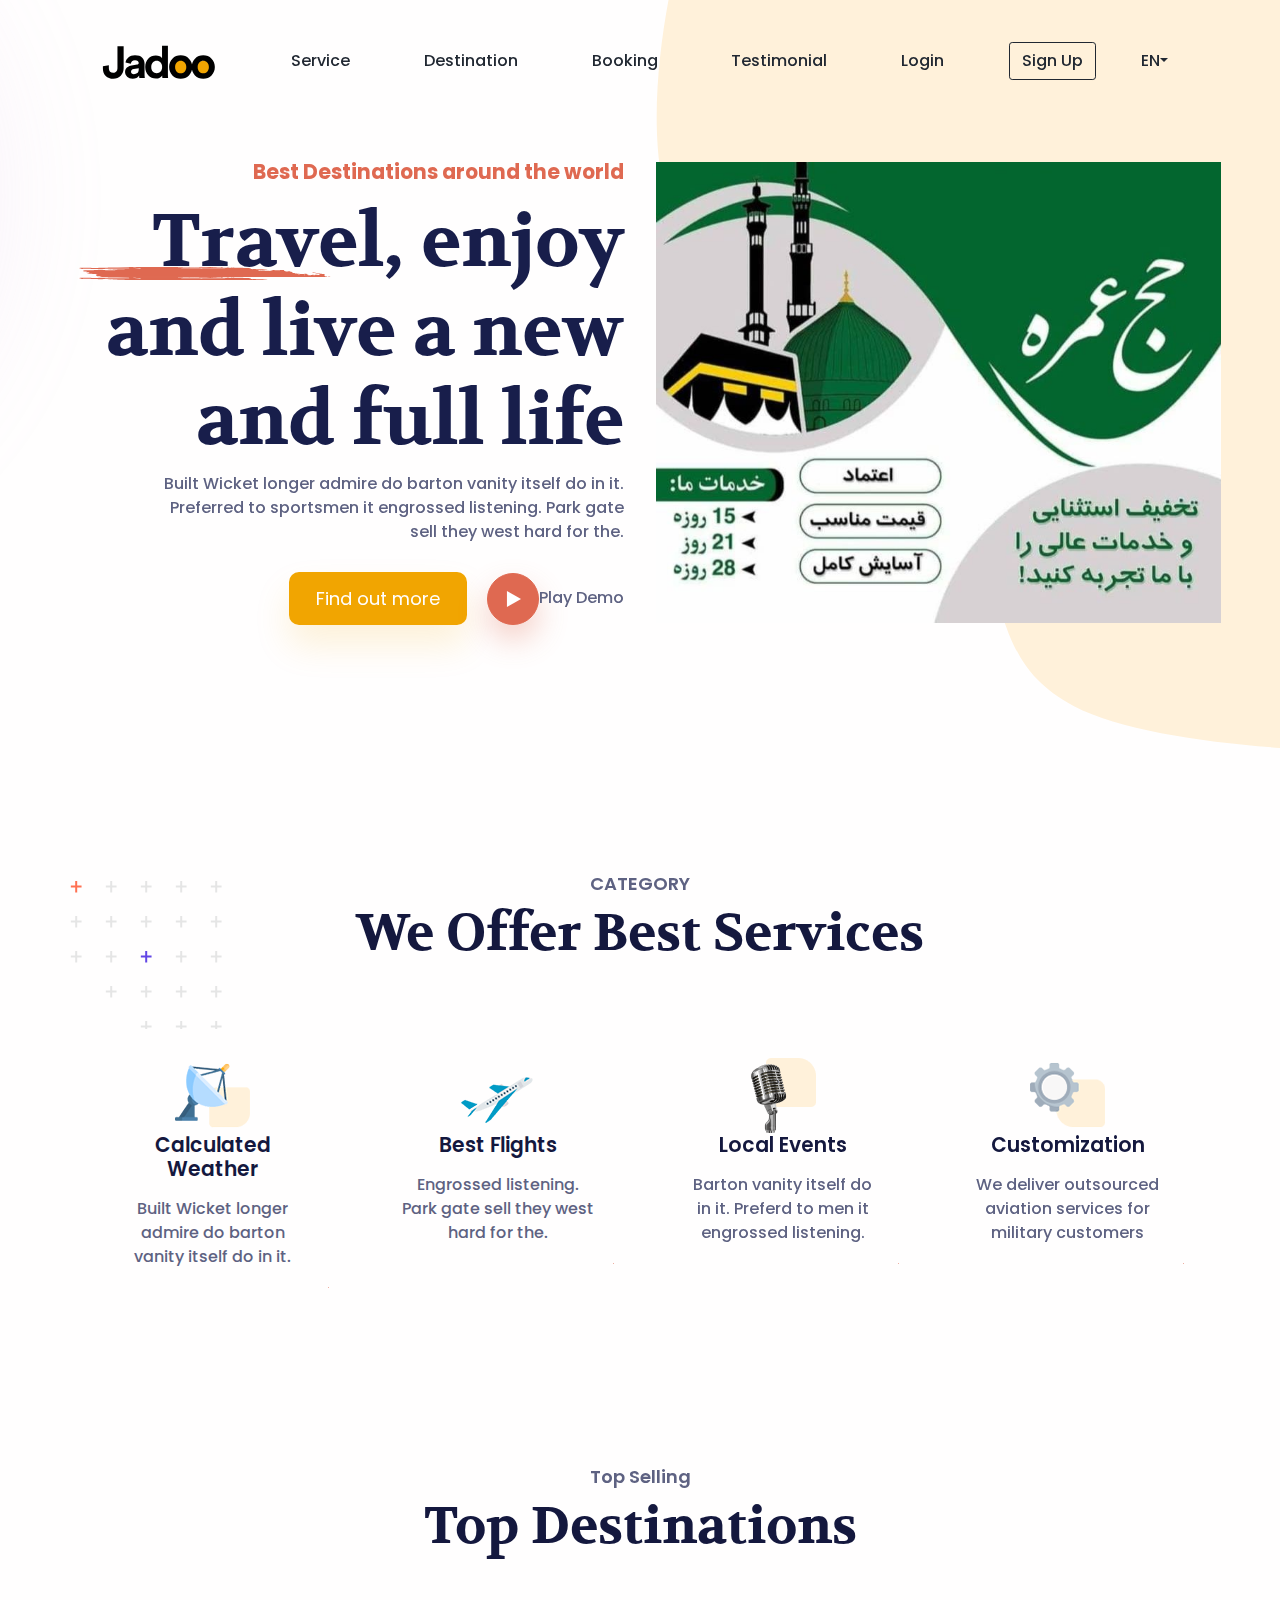
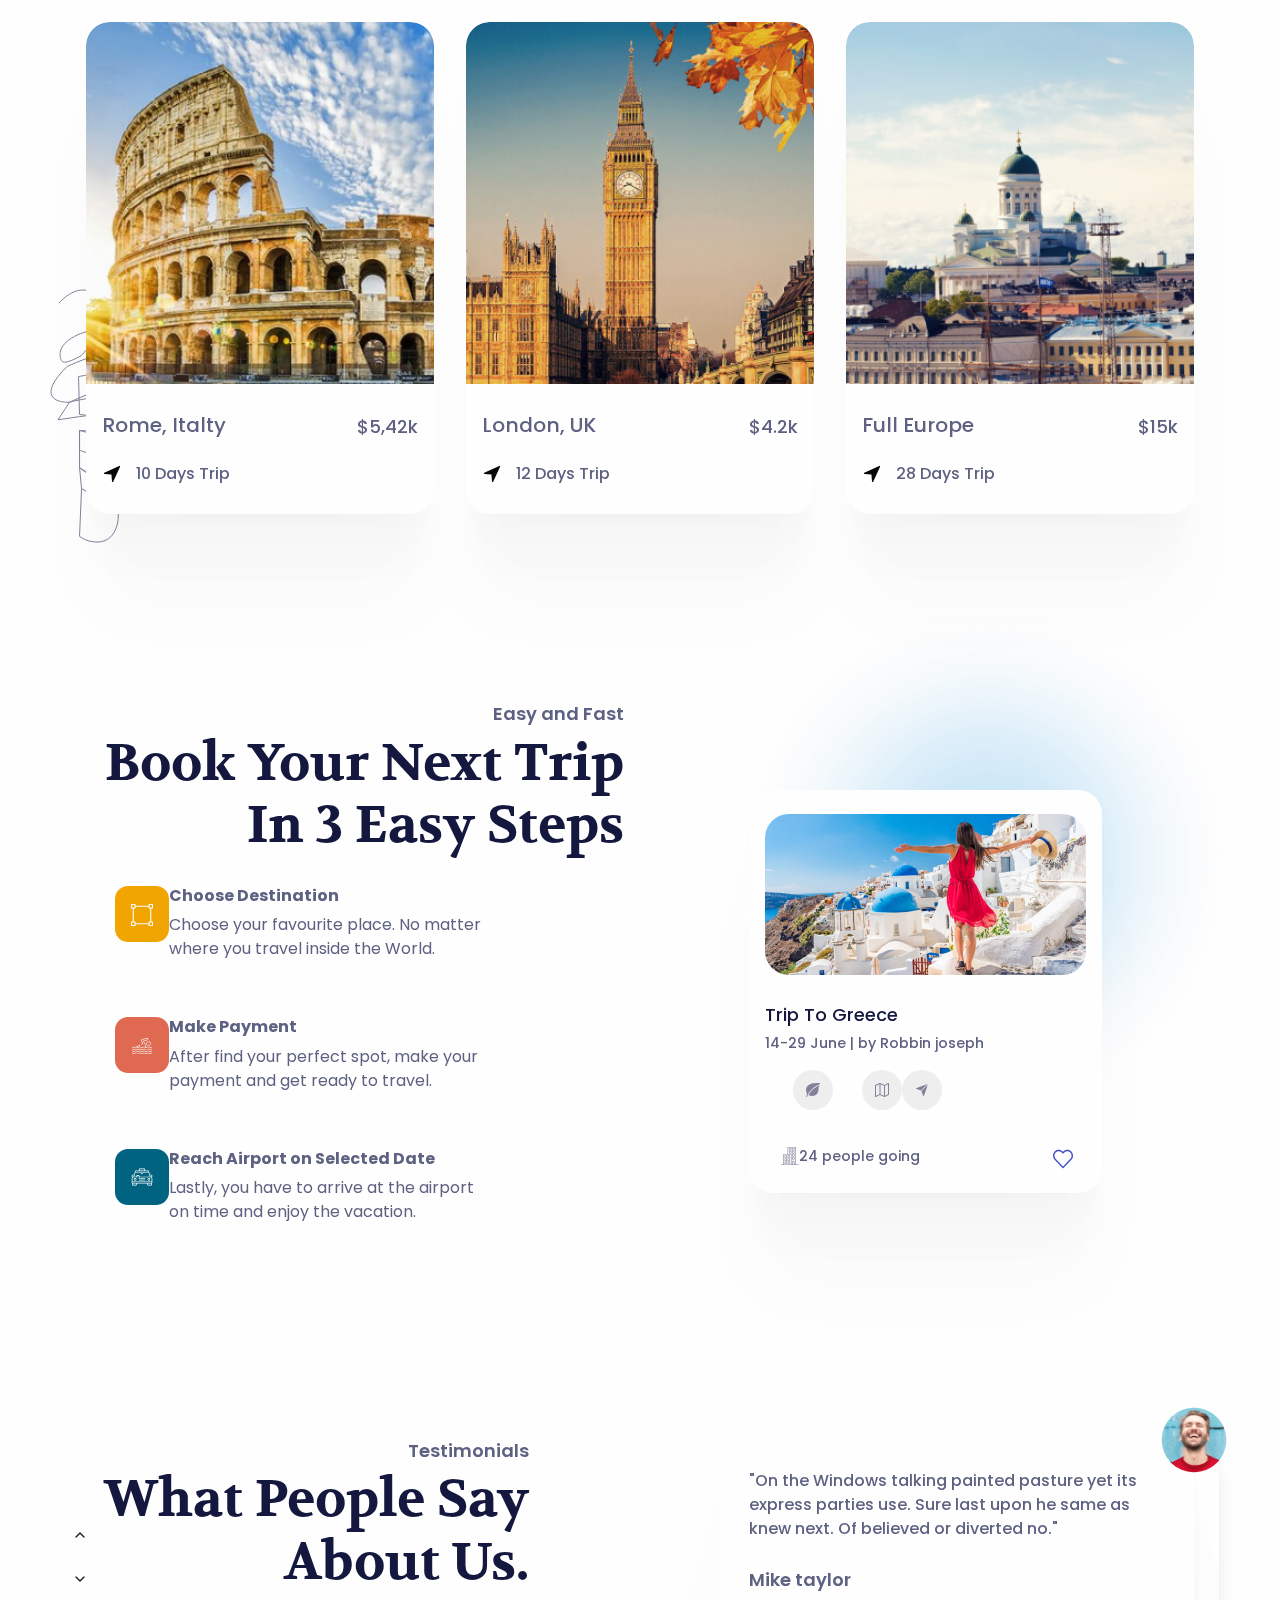
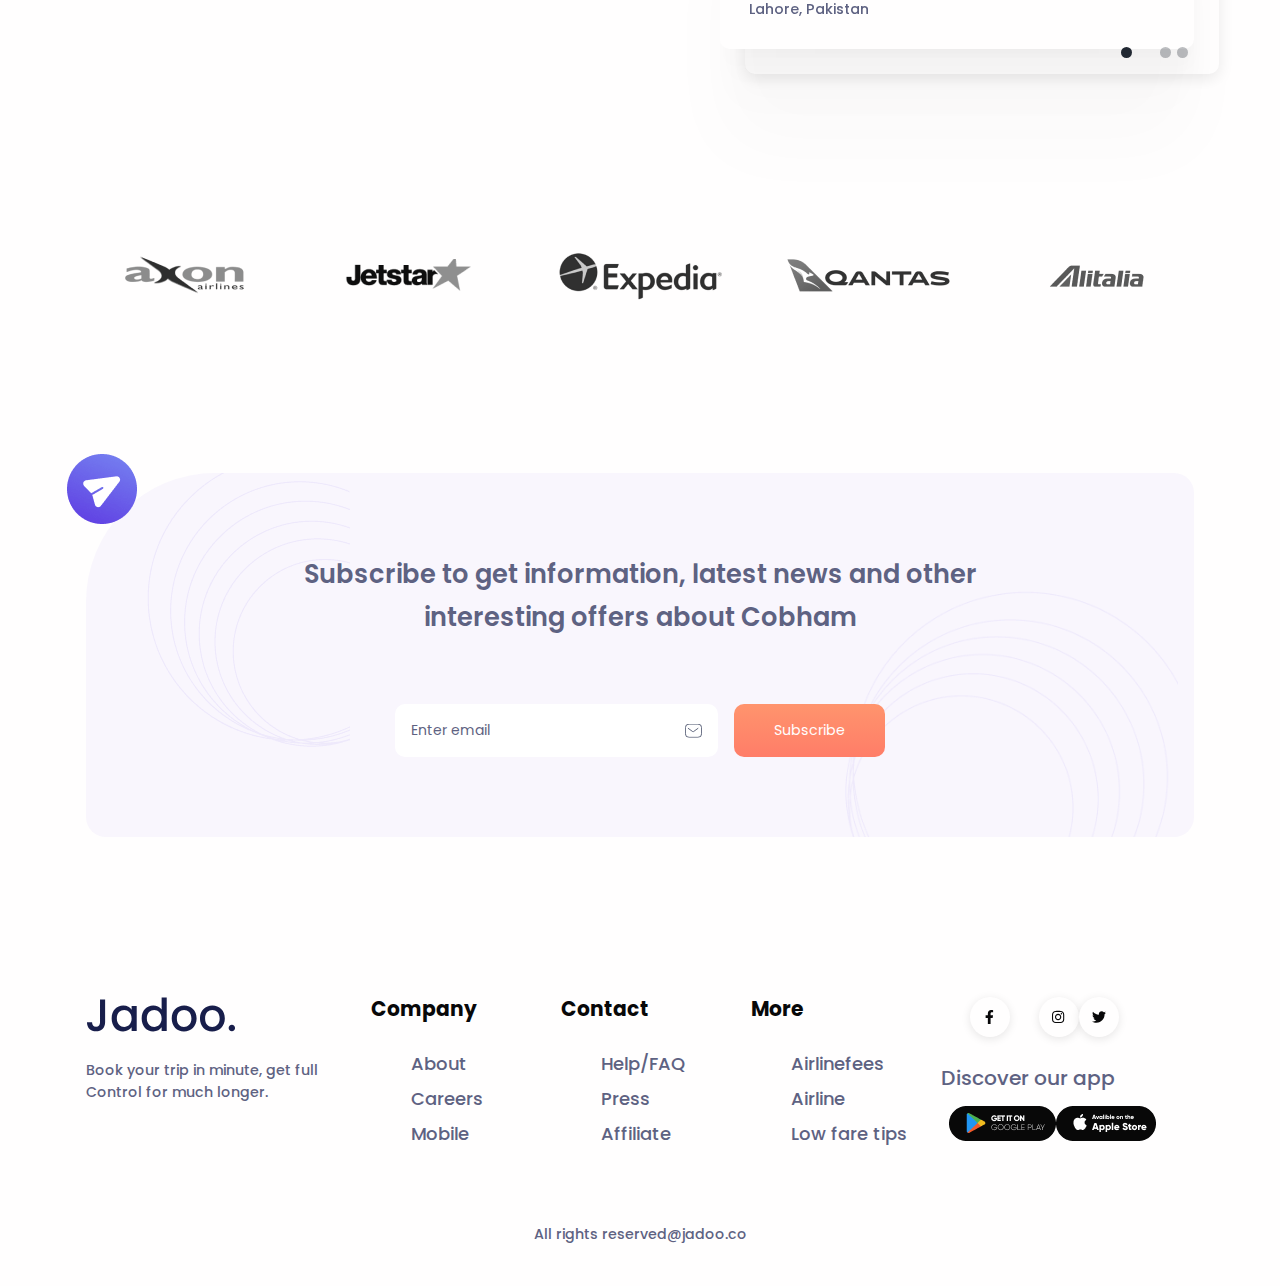
<file: english/index-english.html>
<!DOCTYPE html>
<html lang="en-US" dir="ltr">

  <head>
    <meta charset="utf-8">
    <meta http-equiv="X-UA-Compatible" content="IE=edge">
    <meta name="viewport" content="width=device-width, initial-scale=1">


    <!-- ===============================================-->
    <!--    Document Title-->
    <!-- ===============================================-->
    <title>Jadoo | Travel Agency Landing Page UI</title>


    <!-- ===============================================-->
    <!--    Favicons-->
    <!-- ===============================================-->
    <link rel="apple-touch-icon" sizes="180x180" href="assets/img/favicons/apple-touch-icon.png">
    <link rel="icon" type="image/png" sizes="32x32" href="assets/img/favicons/favicon-32x32.png">
    <link rel="icon" type="image/png" sizes="16x16" href="assets/img/favicons/favicon-16x16.png">
    <link rel="shortcut icon" type="image/x-icon" href="assets/img/favicons/favicon.ico">
    <link rel="manifest" href="assets/img/favicons/manifest.json">
    <meta name="msapplication-TileImage" content="assets/img/favicons/mstile-150x150.png">
    <meta name="theme-color" content="#ffffff">


    <!-- ===============================================-->
    <!--    Stylesheets-->
    <!-- ===============================================-->
    <link href="assets/css/theme-rtl.css" rel="stylesheet" />

  </head>


  <body>

    <!-- ===============================================-->
    <!--    Main Content-->
    <!-- ===============================================-->
    <main class="main" id="top">
      <nav class="navbar navbar-expand-lg navbar-light fixed-top py-5 d-block" data-navbar-on-scroll="data-navbar-on-scroll">
        <div class="container"><a class="navbar-brand" href="index.html"><img src="assets/img/logo.svg" height="34" alt="logo" /></a>
          <button class="navbar-toggler" type="button" data-bs-toggle="collapse" data-bs-target="#navbarSupportedContent" aria-controls="navbarSupportedContent" aria-expanded="false" aria-label="Toggle navigation"><span class="navbar-toggler-icon"> </span></button>
          <div class="collapse navbar-collapse border-top border-lg-0 mt-4 mt-lg-0" id="navbarSupportedContent">
            <ul class="navbar-nav ms-auto pt-2 pt-lg-0 font-base align-items-lg-center align-items-start">
              <li class="nav-item px-3 px-xl-4"><a class="nav-link fw-medium" aria-current="page" href="#service">Service</a></li>
              <li class="nav-item px-3 px-xl-4"><a class="nav-link fw-medium" aria-current="page" href="#destination">Destination</a></li>
              <li class="nav-item px-3 px-xl-4"><a class="nav-link fw-medium" aria-current="page" href="#booking">Booking</a></li>
              <li class="nav-item px-3 px-xl-4"><a class="nav-link fw-medium" aria-current="page" href="#testimonial">Testimonial</a></li>
              <li class="nav-item px-3 px-xl-4"><a class="nav-link fw-medium" aria-current="page" href="#!">Login</a></li>
              <li class="nav-item px-3 px-xl-4"><a class="btn btn-outline-dark order-1 order-lg-0 fw-medium" href="#!">Sign Up</a></li>
              <li class="nav-item dropdown px-3 px-lg-0"> <a class="d-inline-block ps-0 py-2 pe-3 text-decoration-none dropdown-toggle fw-medium" href="#" id="navbarDropdown" role="button" data-bs-toggle="dropdown" aria-expanded="false">EN</a>
                <ul class="dropdown-menu dropdown-menu-end border-0 shadow-lg" style="border-radius:0.3rem;" aria-labelledby="navbarDropdown">
                  <li><a class="dropdown-item" href="#!">EN</a></li>
                  <li><a class="dropdown-item" href="#!">BN</a></li>
                </ul>
              </li>
            </ul>
          </div>
        </div>
      </nav>
      <section style="padding-top: 7rem;">
        <div class="bg-holder" style="background-image:url(assets/img/hero/hero-bg.svg);">
        </div>
        <!--/.bg-holder-->

        <div class="container">
          <div class="row align-items-center">
            <div class="col-md-5 col-lg-6 order-0 order-md-1 text-end"><img class="pt-7 pt-md-0 hero-img" src="assets/img/hero/hero-img.png" alt="hero-header" /></div>
            <div class="col-md-7 col-lg-6 text-md-start text-center py-6">
              <h4 class="fw-bold text-danger mb-3">Best Destinations around the world</h4>
              <h1 class="hero-title">Travel, enjoy and live a new and full life</h1>
              <p class="mb-4 fw-medium">Built Wicket longer admire do barton vanity itself do in it.<br class="d-none d-xl-block" />Preferred to sportsmen it engrossed listening. Park gate<br class="d-none d-xl-block" />sell they west hard for the.</p>
              <div class="text-center text-md-start"> <a class="btn btn-primary btn-lg me-md-4 mb-3 mb-md-0 border-0 primary-btn-shadow" href="#!" role="button">Find out more</a>
                <div class="w-100 d-block d-md-none"></div><a href="#!" role="button" data-bs-toggle="modal" data-bs-target="#popupVideo"><span class="btn btn-danger round-btn-lg rounded-circle me-3 danger-btn-shadow"> <img src="assets/img/hero/play.svg" width="15" alt="paly"/></span></a><span class="fw-medium">Play Demo</span>
                <div class="modal fade" id="popupVideo" tabindex="-1" aria-labelledby="popupVideo" aria-hidden="true">
                  <div class="modal-dialog modal-dialog-centered modal-lg">
                    <div class="modal-content">
                      <iframe class="rounded" style="width:100%;max-height:500px;" height="500px" src="https://www.youtube.com/embed/_lhdhL4UDIo" title="YouTube video player" allow="accelerometer; autoplay; clipboard-write; encrypted-media; gyroscope; picture-in-picture" allowfullscreen="allowfullscreen"></iframe>
                    </div>
                  </div>
                </div>
              </div>
            </div>
          </div>
        </div>
      </section>


      <!-- ============================================-->
      <!-- <section> begin ============================-->
      <section class="pt-5 pt-md-9" id="service">

        <div class="container">
          <div class="position-absolute z-index--1 end-0 d-none d-lg-block"><img src="assets/img/category/shape.svg" style="max-width: 200px" alt="service" /></div>
          <div class="mb-7 text-center">
            <h5 class="text-secondary">CATEGORY </h5>
            <h3 class="fs-xl-10 fs-lg-8 fs-7 fw-bold font-cursive text-capitalize">We Offer Best Services</h3>
          </div>
          <div class="row">
            <div class="col-lg-3 col-sm-6 mb-6">
              <div class="card service-card shadow-hover rounded-3 text-center align-items-center">
                <div class="card-body p-xxl-5 p-4"> <img src="assets/img/category/icon1.png" width="75" alt="Service" />
                  <h4 class="mb-3">Calculated Weather</h4>
                  <p class="mb-0 fw-medium">Built Wicket longer admire do barton vanity itself do in it.</p>
                </div>
              </div>
            </div>
            <div class="col-lg-3 col-sm-6 mb-6">
              <div class="card service-card shadow-hover rounded-3 text-center align-items-center">
                <div class="card-body p-xxl-5 p-4"> <img src="assets/img/category/icon2.png" width="75" alt="Service" />
                  <h4 class="mb-3">Best Flights</h4>
                  <p class="mb-0 fw-medium">Engrossed listening. Park gate sell they west hard for the.</p>
                </div>
              </div>
            </div>
            <div class="col-lg-3 col-sm-6 mb-6">
              <div class="card service-card shadow-hover rounded-3 text-center align-items-center">
                <div class="card-body p-xxl-5 p-4"> <img src="assets/img/category/icon3.png" width="75" alt="Service" />
                  <h4 class="mb-3">Local Events</h4>
                  <p class="mb-0 fw-medium">Barton vanity itself do in it. Preferd to men it engrossed listening.</p>
                </div>
              </div>
            </div>
            <div class="col-lg-3 col-sm-6 mb-6">
              <div class="card service-card shadow-hover rounded-3 text-center align-items-center">
                <div class="card-body p-xxl-5 p-4"> <img src="assets/img/category/icon4.png" width="75" alt="Service" />
                  <h4 class="mb-3">Customization</h4>
                  <p class="mb-0 fw-medium">We deliver outsourced aviation services for military customers</p>
                </div>
              </div>
            </div>
          </div>
        </div><!-- end of .container-->

      </section>
      <!-- <section> close ============================-->
      <!-- ============================================-->




      <!-- ============================================-->
      <!-- <section> begin ============================-->
      <section class="pt-5" id="destination">

        <div class="container">
          <div class="position-absolute start-100 bottom-0 translate-middle-x d-none d-xl-block ms-xl-n4"><img src="assets/img/dest/shape.svg" alt="destination" /></div>
          <div class="mb-7 text-center">
            <h5 class="text-secondary">Top Selling </h5>
            <h3 class="fs-xl-10 fs-lg-8 fs-7 fw-bold font-cursive text-capitalize">Top Destinations</h3>
          </div>
          <div class="row">
            <div class="col-md-4 mb-4">
              <div class="card overflow-hidden shadow"> <img class="card-img-top" src="assets/img/dest/dest1.jpg" alt="Rome, Italty" />
                <div class="card-body py-4 px-3">
                  <div class="d-flex flex-column flex-lg-row justify-content-between mb-3">
                    <h4 class="text-secondary fw-medium"><a class="link-900 text-decoration-none stretched-link" href="#!">Rome, Italty</a></h4><span class="fs-1 fw-medium">$5,42k</span>
                  </div>
                  <div class="d-flex align-items-center"> <img src="assets/img/dest/navigation.svg" style="margin-right: 14px" width="20" alt="navigation" /><span class="fs-0 fw-medium">10 Days Trip</span></div>
                </div>
              </div>
            </div>
            <div class="col-md-4 mb-4">
              <div class="card overflow-hidden shadow"> <img class="card-img-top" src="assets/img/dest/dest2.jpg" alt="London, UK" />
                <div class="card-body py-4 px-3">
                  <div class="d-flex flex-column flex-lg-row justify-content-between mb-3">
                    <h4 class="text-secondary fw-medium"><a class="link-900 text-decoration-none stretched-link" href="#!">London, UK</a></h4><span class="fs-1 fw-medium">$4.2k</span>
                  </div>
                  <div class="d-flex align-items-center"> <img src="assets/img/dest/navigation.svg" style="margin-right: 14px" width="20" alt="navigation" /><span class="fs-0 fw-medium">12 Days Trip</span></div>
                </div>
              </div>
            </div>
            <div class="col-md-4 mb-4">
              <div class="card overflow-hidden shadow"> <img class="card-img-top" src="assets/img/dest/dest3.jpg" alt="Full Europe" />
                <div class="card-body py-4 px-3">
                  <div class="d-flex flex-column flex-lg-row justify-content-between mb-3">
                    <h4 class="text-secondary fw-medium"><a class="link-900 text-decoration-none stretched-link" href="#!">Full Europe</a></h4><span class="fs-1 fw-medium">$15k</span>
                  </div>
                  <div class="d-flex align-items-center"> <img src="assets/img/dest/navigation.svg" style="margin-right: 14px" width="20" alt="navigation" /><span class="fs-0 fw-medium">28 Days Trip</span></div>
                </div>
              </div>
            </div>
          </div>
        </div><!-- end of .container-->

      </section>
      <!-- <section> close ============================-->
      <!-- ============================================-->




      <!-- ============================================-->
      <!-- <section> begin ============================-->
      <section id="booking">

        <div class="container">
          <div class="row align-items-center">
            <div class="col-lg-6">
              <div class="mb-4 text-start">
                <h5 class="text-secondary">Easy and Fast </h5>
                <h3 class="fs-xl-10 fs-lg-8 fs-7 fw-bold font-cursive text-capitalize">Book your next trip in 3 easy steps</h3>
              </div>
              <div class="d-flex align-items-start mb-5">
                <div class="bg-primary me-sm-4 me-3 p-3" style="border-radius: 13px"> <img src="assets/img/steps/selection.svg" width="22" alt="steps" /></div>
                <div class="flex-1">
                  <h5 class="text-secondary fw-bold fs-0">Choose Destination</h5>
                  <p>Choose your favourite place. No matter <br class="d-none d-sm-block"> where you travel inside the World.</p>
                </div>
              </div>
              <div class="d-flex align-items-start mb-5">
                <div class="bg-danger me-sm-4 me-3 p-3" style="border-radius: 13px"> <img src="assets/img/steps/water-sport.svg" width="22" alt="steps" /></div>
                <div class="flex-1">
                  <h5 class="text-secondary fw-bold fs-0">Make Payment</h5>
                  <p>After find your perfect spot, make your <br class="d-none d-sm-block"> payment and get ready to travel.</p>
                </div>
              </div>
              <div class="d-flex align-items-start mb-5">
                <div class="bg-info me-sm-4 me-3 p-3" style="border-radius: 13px"> <img src="assets/img/steps/taxi.svg" width="22" alt="steps" /></div>
                <div class="flex-1">
                  <h5 class="text-secondary fw-bold fs-0">Reach Airport on Selected Date</h5>
                  <p>Lastly, you have to arrive at the airport <br class="d-none d-sm-block"> on time and enjoy the vacation.</p>
                </div>
              </div>
            </div>
            <div class="col-lg-6 d-flex justify-content-center align-items-start">
              <div class="card position-relative shadow" style="max-width: 370px;">
                <div class="position-absolute z-index--1 me-10 me-xxl-0" style="right:-160px;top:-210px;"> <img src="assets/img/steps/bg.png" style="max-width:550px;" alt="shape" /></div>
                <div class="card-body p-3"> <img class="mb-4 mt-2 rounded-2 w-100" src="assets/img/steps/booking-img.jpg" alt="booking" />
                  <div>
                    <h5 class="fw-medium">Trip To Greece</h5>
                    <p class="fs--1 mb-3 fw-medium">14-29 June | by Robbin joseph</p>
                    <div class="icon-group mb-4"> <span class="btn icon-item"> <img src="assets/img/steps/leaf.svg" alt=""/></span><span class="btn icon-item"> <img src="assets/img/steps/map.svg" alt=""/></span><span class="btn icon-item"> <img src="assets/img/steps/send.svg" alt=""/></span>
                    </div>
                    <div class="d-flex align-items-center justify-content-between">
                      <div class="d-flex align-items-center mt-n1"><img class="me-3" src="assets/img/steps/building.svg" width="18" alt="building" /><span class="fs--1 fw-medium">24 people going</span></div>
                      <div class="show-onhover position-relative">
                        <div class="card hideEl shadow position-absolute end-0 start-xl-50 bottom-100 translate-xl-middle-x ms-3" style="width: 260px;border-radius:18px;">
                          <div class="card-body py-3">
                            <div class="d-flex">
                              <div style="margin-right: 10px"> <img class="rounded-circle" src="assets/img/steps/favorite-placeholder.png" width="50" alt="favorite" /></div>
                              <div>
                                <p class="fs--1 mb-1 fw-medium">Ongoing </p>
                                <h5 class="fw-medium mb-3">Trip to rome</h5>
                                <h6 class="fs--1 fw-medium mb-2"><span>40%</span> completed</h6>
                                <div class="progress" style="height: 6px;">
                                  <div class="progress-bar" role="progressbar" style="width: 40%;" aria-valuenow="25" aria-valuemin="0" aria-valuemax="100"></div>
                                </div>
                              </div>
                            </div>
                          </div>
                        </div>
                        <button class="btn"> <img src="assets/img/steps/heart.svg" width="20" alt="step" /></button>
                      </div>
                    </div>
                  </div>
                </div>
              </div>
            </div>
          </div>
        </div><!-- end of .container-->

      </section>
      <!-- <section> close ============================-->
      <!-- ============================================-->




      <!-- ============================================-->
      <!-- <section> begin ============================-->
      <section id="testimonial">

        <div class="container">
          <div class="row">
            <div class="col-lg-5">
              <div class="mb-8 text-start">
                <h5 class="text-secondary">Testimonials </h5>
                <h3 class="fs-xl-10 fs-lg-8 fs-7 fw-bold font-cursive text-capitalize">What people say about Us.</h3>
              </div>
            </div>
            <div class="col-lg-1"></div>
            <div class="col-lg-6">
              <div class="pe-7 ps-5 ps-lg-0">
                <div class="carousel slide carousel-fade position-static" id="testimonialIndicator" data-bs-ride="carousel">
                  <div class="carousel-indicators">
                    <button class="active" type="button" data-bs-target="#testimonialIndicator" data-bs-slide-to="0" aria-current="true" aria-label="Testimonial 0"></button>
                    <button class="false" type="button" data-bs-target="#testimonialIndicator" data-bs-slide-to="1" aria-current="true" aria-label="Testimonial 1"></button>
                    <button class="false" type="button" data-bs-target="#testimonialIndicator" data-bs-slide-to="2" aria-current="true" aria-label="Testimonial 2"></button>
                  </div>
                  <div class="carousel-inner">
                    <div class="carousel-item position-relative active">
                      <div class="card shadow" style="border-radius:10px;">
                        <div class="position-absolute start-0 top-0 translate-middle"> <img class="rounded-circle fit-cover" src="assets/img/testimonial/author.png" height="65" width="65" alt="" /></div>
                        <div class="card-body p-4">
                          <p class="fw-medium mb-4">&quot;On the Windows talking painted pasture yet its express parties use. Sure last upon he same as knew next. Of believed or diverted no.&quot;</p>
                          <h5 class="text-secondary">Mike taylor</h5>
                          <p class="fw-medium fs--1 mb-0">Lahore, Pakistan</p>
                        </div>
                      </div>
                      <div class="card shadow-sm position-absolute top-0 z-index--1 mb-3 w-100 h-100" style="border-radius:10px;transform:translate(25px, 25px)"> </div>
                    </div>
                    <div class="carousel-item position-relative ">
                      <div class="card shadow" style="border-radius:10px;">
                        <div class="position-absolute start-0 top-0 translate-middle"> <img class="rounded-circle fit-cover" src="assets/img/testimonial/author2.png" height="65" width="65" alt="" /></div>
                        <div class="card-body p-4">
                          <p class="fw-medium mb-4">&quot;Jadoo is recognized as one of the finest travel agency in the world. When it came to planning a trip, I found them to be dependable.&quot;</p>
                          <h5 class="text-secondary">Thomas Wagon</h5>
                          <p class="fw-medium fs--1 mb-0">CEO of Red Button</p>
                        </div>
                      </div>
                      <div class="card shadow-sm position-absolute top-0 z-index--1 mb-3 w-100 h-100" style="border-radius:10px;transform:translate(25px, 25px)"> </div>
                    </div>
                    <div class="carousel-item position-relative ">
                      <div class="card shadow" style="border-radius:10px;">
                        <div class="position-absolute start-0 top-0 translate-middle"> <img class="rounded-circle fit-cover" src="assets/img/testimonial/author3.png" height="65" width="65" alt="" /></div>
                        <div class="card-body p-4">
                          <p class="fw-medium mb-4">&quot;On the Windows talking painted pasture yet its express parties use. Sure last upon he same as knew next. Of believed or diverted no.&quot;</p>
                          <h5 class="text-secondary">Kelly Willium</h5>
                          <p class="fw-medium fs--1 mb-0">Khulna, Bangladesh</p>
                        </div>
                      </div>
                      <div class="card shadow-sm position-absolute top-0 z-index--1 mb-3 w-100 h-100" style="border-radius:10px;transform:translate(25px, 25px)"> </div>
                    </div>
                  </div>
                  <div class="carousel-navigation d-flex flex-column flex-between-center position-absolute end-0 top-lg-50 bottom-0 translate-middle-y z-index-1 me-3 me-lg-0" style="height:60px;width:20px;">
                    <button class="carousel-control-prev position-static" type="button" data-bs-target="#testimonialIndicator" data-bs-slide="prev"><img src="assets/img/icons/up.svg" width="16" alt="icon" /></button>
                    <button class="carousel-control-next position-static" type="button" data-bs-target="#testimonialIndicator" data-bs-slide="next"><img src="assets/img/icons/down.svg" width="16" alt="icon" /></button>
                  </div>
                </div>
              </div>
            </div>
          </div>
        </div><!-- end of .container-->

      </section>
      <!-- <section> close ============================-->
      <!-- ============================================-->


      <div class="position-relative pt-9 pt-lg-8 pb-6 pb-lg-8">
        <div class="container">
          <div class="row row-cols-lg-5 row-cols-md-3 row-cols-2 flex-center">
            <div class="col">
              <div class="card shadow-hover mb-4" style="border-radius:10px;">
                <div class="card-body text-center"> <img class="img-fluid" src="assets/img/partner/1.png" alt="" /></div>
              </div>
            </div>
            <div class="col">
              <div class="card shadow-hover mb-4" style="border-radius:10px;">
                <div class="card-body text-center"> <img class="img-fluid" src="assets/img/partner/2.png" alt="" /></div>
              </div>
            </div>
            <div class="col">
              <div class="card shadow-hover mb-4" style="border-radius:10px;">
                <div class="card-body text-center"> <img class="img-fluid" src="assets/img/partner/3.png" alt="" /></div>
              </div>
            </div>
            <div class="col">
              <div class="card shadow-hover mb-4" style="border-radius:10px;">
                <div class="card-body text-center"> <img class="img-fluid" src="assets/img/partner/4.png" alt="" /></div>
              </div>
            </div>
            <div class="col">
              <div class="card shadow-hover mb-4" style="border-radius:10px;">
                <div class="card-body text-center"> <img class="img-fluid" src="assets/img/partner/5.png" alt="" /></div>
              </div>
            </div>
          </div>
        </div>
      </div>


      <!-- ============================================-->
      <!-- <section> begin ============================-->
      <section class="pt-6">

        <div class="container">
          <div class="py-8 px-5 position-relative text-center" style="background-color: rgba(223, 215, 249, 0.199);border-radius: 129px 20px 20px 20px;">
            <div class="position-absolute start-100 top-0 translate-middle ms-md-n3 ms-n4 mt-3"> <img src="assets/img/cta/send.png" style="max-width:70px;" alt="send icon" /></div>
            <div class="position-absolute end-0 top-0 z-index--1"> <img src="assets/img/cta/shape-bg2.png" width="264" alt="cta shape" /></div>
            <div class="position-absolute start-0 bottom-0 ms-3 z-index--1 d-none d-sm-block"> <img src="assets/img/cta/shape-bg1.png" style="max-width: 340px;" alt="cta shape" /></div>
            <div class="row justify-content-center">
              <div class="col-lg-8 col-md-10">
                <h2 class="text-secondary lh-1-7 mb-7">Subscribe to get information, latest news and other interesting offers about Cobham</h2>
                <form class="row g-3 align-items-center w-lg-75 mx-auto">
                  <div class="col-sm">
                    <div class="input-group-icon">
                      <input class="form-control form-little-squirrel-control" type="email" placeholder="Enter email " aria-label="email" /><img class="input-box-icon" src="assets/img/cta/mail.svg" width="17" alt="mail" />
                    </div>
                  </div>
                  <div class="col-sm-auto">
                    <button class="btn btn-danger orange-gradient-btn fs--1">Subscribe</button>
                  </div>
                </form>
              </div>
            </div>
          </div>
        </div><!-- end of .container-->

      </section>
      <!-- <section> close ============================-->
      <!-- ============================================-->




      <!-- ============================================-->
      <!-- <section> begin ============================-->
      <section class="pb-0 pb-lg-4">

        <div class="container">
          <div class="row">
            <div class="col-lg-3 col-md-7 col-12 mb-4 mb-md-6 mb-lg-0 order-0"> <img class="mb-4" src="assets/img/logo2.svg" width="150" alt="jadoo" />
              <p class="fs--1 text-secondary mb-0 fw-medium">Book your trip in minute, get full Control for much longer.</p>
            </div>
            <div class="col-lg-2 col-md-4 mb-4 mb-lg-0 order-lg-1 order-md-2">
              <h4 class="footer-heading-color fw-bold font-sans-serif mb-3 mb-lg-4">Company</h4>
              <ul class="list-unstyled mb-0">
                <li class="mb-2"><a class="link-900 fs-1 fw-medium text-decoration-none" href="#!">About</a></li>
                <li class="mb-2"><a class="link-900 fs-1 fw-medium text-decoration-none" href="#!">Careers</a></li>
                <li class="mb-2"><a class="link-900 fs-1 fw-medium text-decoration-none" href="#!">Mobile</a></li>
              </ul>
            </div>
            <div class="col-lg-2 col-md-4 mb-4 mb-lg-0 order-lg-2 order-md-3">
              <h4 class="footer-heading-color fw-bold font-sans-serif mb-3 mb-lg-4">Contact</h4>
              <ul class="list-unstyled mb-0">
                <li class="mb-2"><a class="link-900 fs-1 fw-medium text-decoration-none" href="#!">Help/FAQ</a></li>
                <li class="mb-2"><a class="link-900 fs-1 fw-medium text-decoration-none" href="#!">Press</a></li>
                <li class="mb-2"><a class="link-900 fs-1 fw-medium text-decoration-none" href="#!">Affiliate</a></li>
              </ul>
            </div>
            <div class="col-lg-2 col-md-4 mb-4 mb-lg-0 order-lg-3 order-md-4">
              <h4 class="footer-heading-color fw-bold font-sans-serif mb-3 mb-lg-4">More</h4>
              <ul class="list-unstyled mb-0">
                <li class="mb-2"><a class="link-900 fs-1 fw-medium text-decoration-none" href="#!">Airlinefees</a></li>
                <li class="mb-2"><a class="link-900 fs-1 fw-medium text-decoration-none" href="#!">Airline</a></li>
                <li class="mb-2"><a class="link-900 fs-1 fw-medium text-decoration-none" href="#!">Low fare tips</a></li>
              </ul>
            </div>
            <div class="col-lg-3 col-md-5 col-12 mb-4 mb-md-6 mb-lg-0 order-lg-4 order-md-1">
              <div class="icon-group mb-4"> <a class="text-decoration-none icon-item shadow-social" id="facebook" href="#!"><i class="fab fa-facebook-f"> </i></a><a class="text-decoration-none icon-item shadow-social" id="instagram" href="#!"><i class="fab fa-instagram"> </i></a><a class="text-decoration-none icon-item shadow-social" id="twitter" href="#!"><i class="fab fa-twitter"> </i></a></div>
              <h4 class="fw-medium font-sans-serif text-secondary mb-3">Discover our app</h4>
              <div class="d-flex align-items-center"> <a href="#!"> <img class="me-2" src="assets/img/play-store.png" alt="play store" /></a><a href="#!"> <img src="assets/img/apple-store.png" alt="apple store" /></a></div>
            </div>
          </div>
        </div><!-- end of .container-->

      </section>
      <!-- <section> close ============================-->
      <!-- ============================================-->


      <div class="py-5 text-center">
        <p class="mb-0 text-secondary fs--1 fw-medium">All rights reserved@jadoo.co </p>
      </div>
    </main>
    <!-- ===============================================-->
    <!--    End of Main Content-->
    <!-- ===============================================-->




    <!-- ===============================================-->
    <!--    JavaScripts-->
    <!-- ===============================================-->
    <script src="vendors/@popperjs/popper.min.js"></script>
    <script src="vendors/bootstrap/bootstrap.min.js"></script>
    <script src="vendors/is/is.min.js"></script>
    <script src="https://polyfill.io/v3/polyfill.min.js?features=window.scroll"></script>
    <script src="vendors/fontawesome/all.min.js"></script>
    <script src="assets/js/theme.js"></script>

    <link href="https://fonts.googleapis.com/css2?family=Poppins:wght@400;500;600;700&amp;family=Volkhov:wght@700&amp;display=swap" rel="stylesheet">
  </body>

</html>
</file>
<file: english/assets/css/theme-rtl.css>
/* -------------------------------------------------------------------------- */
/*                                 Theme                                      */
/* -------------------------------------------------------------------------- */
/* prettier-ignore */
/* -------------------------------------------------------------------------- */
/*                                  Utilities                                 */
/* -------------------------------------------------------------------------- */
/*-----------------------------------------------
|   Bootstrap Styles
-----------------------------------------------*/
/*!
 * Bootstrap v5.0.0-alpha1 (https://getbootstrap.com/)
 * Copyright 2011-2020 The Bootstrap Authors
 * Copyright 2011-2020 Twitter, Inc.
 * Licensed under MIT (https://github.com/twbs/bootstrap/blob/main/LICENSE)
 */
:root {
  --bs-blue: #747DEF;
  --bs-indigo: #6237FF;
  --bs-purple: #A1B0FC;
  --bs-pink: #D42DA3;
  --bs-red: #DF6951;
  --bs-orange: #DF6951;
  --bs-yellow: #F1A501;
  --bs-green: #79B93C;
  --bs-teal: #006380;
  --bs-cyan: #2fc4f1;
  --bs-white: #FFFEFE;
  --bs-gray: #F0F4F9;
  --bs-gray-dark: #616161;
  --bs-primary: #F1A501;
  --bs-secondary: #5E6282;
  --bs-success: #79B93C;
  --bs-info: #006380;
  --bs-warning: #F1A501;
  --bs-danger: #DF6951;
  --bs-light: #F0F4F9;
  --bs-dark: #212832;
  --bs-font-sans-serif: "Poppins", "Rubik", "Open Sans", -apple-system, BlinkMacSystemFont, "Segoe UI", "Helvetica Neue", Arial, sans-serif, "Apple Color Emoji", "Segoe UI Emoji", "Segoe UI Symbol";
  --bs-font-monospace: "SFMono-Regular", Menlo, Monaco, Consolas, "Liberation Mono", "Courier New", monospace;
  --bs-gradient: linear-gradient(180deg, rgba(255, 254, 254, 0.15), rgba(255, 254, 254, 0));
}

*,
*::before,
*::after {
  -webkit-box-sizing: border-box;
  box-sizing: border-box;
}

@media (prefers-reduced-motion: no-preference) {
  :root {
    scroll-behavior: smooth;
  }
}

body {
  margin: 0;
  font-family: "Poppins", "Rubik", -apple-system, BlinkMacSystemFont, "Segoe UI", "Helvetica Neue", Arial, sans-serif, "Apple Color Emoji", "Segoe UI Emoji", "Segoe UI Symbol";
  font-size: 1rem;
  font-weight: 400;
  line-height: 1.5;
  color: #5E6282;
  background-color: #FFFEFE;
  -webkit-text-size-adjust: 100%;
  -webkit-tap-highlight-color: rgba(0, 0, 0, 0);
}

hr {
  margin: 1rem 0;
  color: #EEEEEE;
  background-color: currentColor;
  border: 0;
  opacity: 1;
}

hr:not([size]) {
  height: 1px;
}

h1, .h1, h2, .h2, h3, .h3, h4, .h4, h5, .h5, h6, .h6 {
  margin-top: 0;
  margin-bottom: 0.5rem;
  font-family: "Poppins", "Rubik", "Open Sans", -apple-system, BlinkMacSystemFont, "Segoe UI", "Helvetica Neue", Arial, sans-serif, "Apple Color Emoji", "Segoe UI Emoji", "Segoe UI Symbol";
  font-weight: 600;
  line-height: 1.2;
  color: #14183E;
}

h1, .h1 {
  font-size: calc(1.3052rem + 0.66244vw);
}

@media (min-width: 1200px) {
  h1, .h1 {
    font-size: 1.80203rem;
  }
}

h2, .h2 {
  font-size: calc(1.28518rem + 0.42217vw);
}

@media (min-width: 1200px) {
  h2, .h2 {
    font-size: 1.60181rem;
  }
}

h3, .h3 {
  font-size: calc(1.26738rem + 0.20859vw);
}

@media (min-width: 1200px) {
  h3, .h3 {
    font-size: 1.42383rem;
  }
}

h4, .h4 {
  font-size: calc(1.25156rem + 0.01875vw);
}

@media (min-width: 1200px) {
  h4, .h4 {
    font-size: 1.26563rem;
  }
}

h5, .h5 {
  font-size: 1.125rem;
}

h6, .h6 {
  font-size: 0.88889rem;
}

p {
  margin-top: 0;
  margin-bottom: 1rem;
}

abbr[title],
abbr[data-bs-original-title] {
  -webkit-text-decoration: underline dotted;
  text-decoration: underline dotted;
  cursor: help;
  -webkit-text-decoration-skip-ink: none;
  text-decoration-skip-ink: none;
}

address {
  margin-bottom: 1rem;
  font-style: normal;
  line-height: inherit;
}

ol,
ul {
  padding-right: 2rem;
}

ol,
ul,
dl {
  margin-top: 0;
  margin-bottom: 1rem;
}

ol ol,
ul ul,
ol ul,
ul ol {
  margin-bottom: 0;
}

dt {
  font-weight: 700;
}

dd {
  margin-bottom: .5rem;
  margin-right: 0;
}

blockquote {
  margin: 0 0 1rem;
}

b,
strong {
  font-weight: 800;
}

small, .small {
  font-size: 75%;
}

mark, .mark {
  padding: 0.2em;
  background-color: #fcf8e3;
}

sub,
sup {
  position: relative;
  font-size: 0.75em;
  line-height: 0;
  vertical-align: baseline;
}

sub {
  bottom: -.25em;
}

sup {
  top: -.5em;
}

a {
  color: #212832;
  text-decoration: none;
}

a:hover {
  color: #F1A501;
  text-decoration: underline;
}

a:not([href]):not([class]), a:not([href]):not([class]):hover {
  color: inherit;
  text-decoration: none;
}

pre,
code,
kbd,
samp {
  font-family: var(--bs-font-monospace);
  font-size: 1em;
  direction: ltr ;
  unicode-bidi: bidi-override;
}

pre {
  display: block;
  margin-top: 0;
  margin-bottom: 1rem;
  overflow: auto;
  font-size: 75%;
}

pre code {
  font-size: inherit;
  color: inherit;
  word-break: normal;
}

code {
  font-size: 75%;
  color: #D42DA3;
  word-wrap: break-word;
}

a > code {
  color: inherit;
}

kbd {
  padding: 0.2rem 0.4rem;
  font-size: 75%;
  color: #FFFEFE;
  background-color: #5E6282;
  border-radius: 0.625rem;
}

kbd kbd {
  padding: 0;
  font-size: 1em;
  font-weight: 700;
}

figure {
  margin: 0 0 1rem;
}

img,
svg {
  vertical-align: middle;
}

table {
  caption-side: bottom;
  border-collapse: collapse;
}

caption {
  padding-top: 0.5rem;
  padding-bottom: 0.5rem;
  color: #BDBDBD;
  text-align: right;
}

th {
  text-align: inherit;
  text-align: -webkit-match-parent;
}

thead,
tbody,
tfoot,
tr,
td,
th {
  border-color: inherit;
  border-style: solid;
  border-width: 0;
}

label {
  display: inline-block;
}

button {
  border-radius: 0;
}

button:focus:not(:focus-visible) {
  outline: 0;
}

input,
button,
select,
optgroup,
textarea {
  margin: 0;
  font-family: inherit;
  font-size: inherit;
  line-height: inherit;
}

button,
select {
  text-transform: none;
}

[role="button"] {
  cursor: pointer;
}

select {
  word-wrap: normal;
}

select:disabled {
  opacity: 1;
}

[list]::-webkit-calendar-picker-indicator {
  display: none;
}

button,
[type="button"],
[type="reset"],
[type="submit"] {
  -webkit-appearance: button;
}

button:not(:disabled),
[type="button"]:not(:disabled),
[type="reset"]:not(:disabled),
[type="submit"]:not(:disabled) {
  cursor: pointer;
}

::-moz-focus-inner {
  padding: 0;
  border-style: none;
}

textarea {
  resize: vertical;
}

fieldset {
  min-width: 0;
  padding: 0;
  margin: 0;
  border: 0;
}

legend {
  float: right;
  width: 100%;
  padding: 0;
  margin-bottom: 0.5rem;
  font-size: calc(1.275rem + 0.3vw);
  line-height: inherit;
}

@media (min-width: 1200px) {
  legend {
    font-size: 1.5rem;
  }
}

legend + * {
  clear: right;
}

::-webkit-datetime-edit-fields-wrapper,
::-webkit-datetime-edit-text,
::-webkit-datetime-edit-minute,
::-webkit-datetime-edit-hour-field,
::-webkit-datetime-edit-day-field,
::-webkit-datetime-edit-month-field,
::-webkit-datetime-edit-year-field {
  padding: 0;
}

::-webkit-inner-spin-button {
  height: auto;
}

[type="search"] {
  outline-offset: -2px;
  -webkit-appearance: textfield;
}

[type="tel"],
[type="url"],
[type="email"],
[type="number"] {
  direction: ltr;
}
::-webkit-search-decoration {
  -webkit-appearance: none;
}

::-webkit-color-swatch-wrapper {
  padding: 0;
}

::file-selector-button {
  font: inherit;
}

::-webkit-file-upload-button {
  font: inherit;
  -webkit-appearance: button;
}

output {
  display: inline-block;
}

iframe {
  border: 0;
}

summary {
  display: list-item;
  cursor: pointer;
}

progress {
  vertical-align: baseline;
}

[hidden] {
  display: none !important;
}

.lead {
  font-size: 1.2rem;
  font-weight: 400;
}

.display-1 {
  font-size: calc(1.38158rem + 1.57894vw);
  font-weight: 900;
  line-height: 1;
}

@media (min-width: 1200px) {
  .display-1 {
    font-size: 2.56578rem;
  }
}

.display-2 {
  font-size: calc(1.35307rem + 1.23684vw);
  font-weight: 900;
  line-height: 1;
}

@media (min-width: 1200px) {
  .display-2 {
    font-size: 2.2807rem;
  }
}

.display-3 {
  font-size: calc(1.32773rem + 0.93274vw);
  font-weight: 900;
  line-height: 1;
}

@media (min-width: 1200px) {
  .display-3 {
    font-size: 2.02729rem;
  }
}

.display-4 {
  font-size: calc(1.3052rem + 0.66244vw);
  font-weight: 900;
  line-height: 1;
}

@media (min-width: 1200px) {
  .display-4 {
    font-size: 1.80203rem;
  }
}

.display-5 {
  font-size: calc(1.28518rem + 0.42217vw);
  font-weight: 900;
  line-height: 1;
}

@media (min-width: 1200px) {
  .display-5 {
    font-size: 1.60181rem;
  }
}

.display-6 {
  font-size: calc(1.26738rem + 0.20859vw);
  font-weight: 900;
  line-height: 1;
}

@media (min-width: 1200px) {
  .display-6 {
    font-size: 1.42383rem;
  }
}

.list-unstyled {
  padding-right: 0;
  list-style: none;
}

.list-inline {
  padding-right: 0;
  list-style: none;
}

.list-inline-item {
  display: inline-block;
}

.list-inline-item:not(:last-child) {
  margin-left: 0.5rem;
}

.initialism {
  font-size: 75%;
  text-transform: uppercase;
}

.blockquote {
  margin-bottom: 1rem;
  font-size: 1.2rem;
}

.blockquote > :last-child {
  margin-bottom: 0;
}

.blockquote-footer {
  margin-top: -1rem;
  margin-bottom: 1rem;
  font-size: 75%;
  color: #F0F4F9;
}

.blockquote-footer::before {
  content: "\2014\00A0";
}

.img-fluid {
  max-width: 100%;
  height: auto;
}

.img-thumbnail {
  padding: 0.25rem;
  background-color: #FFFEFE;
  border: 1px solid #EEEEEE;
  border-radius: 1.5rem;
  max-width: 100%;
  height: auto;
}

.figure {
  display: inline-block;
}

.figure-img {
  margin-bottom: 0.5rem;
  line-height: 1;
}

.figure-caption {
  font-size: 75%;
  color: #F0F4F9;
}

.container,
.container-fluid,
.container-sm,
.container-md,
.container-lg,
.container-xl,
.container-xxl {
  width: 100%;
  padding-left: var(--bs-gutter-x, 1rem);
  padding-right: var(--bs-gutter-x, 1rem);
  margin-left: auto;
  margin-right: auto;
}

@media (min-width: 576px) {
  .container, .container-sm {
    max-width: 540px;
  }
}

@media (min-width: 768px) {
  .container, .container-sm, .container-md {
    max-width: 720px;
  }
}

@media (min-width: 992px) {
  .container, .container-sm, .container-md, .container-lg {
    max-width: 960px;
  }
}

@media (min-width: 1200px) {
  .container, .container-sm, .container-md, .container-lg, .container-xl {
    max-width: 1140px;
  }
}

@media (min-width: 1400px) {
  .container, .container-sm, .container-md, .container-lg, .container-xl, .container-xxl {
    max-width: 1320px;
  }
}

.row {
  --bs-gutter-x: 2rem;
  --bs-gutter-y: 0;
  display: -webkit-box;
  display: -ms-flexbox;
  display: flex;
  -ms-flex-wrap: wrap;
  flex-wrap: wrap;
  margin-top: calc(var(--bs-gutter-y) * -1);
  margin-left: calc(var(--bs-gutter-x) / -2);
  margin-right: calc(var(--bs-gutter-x) / -2);
}

.row > * {
  -ms-flex-negative: 0;
  flex-shrink: 0;
  width: 100%;
  max-width: 100%;
  padding-left: calc(var(--bs-gutter-x) / 2);
  padding-right: calc(var(--bs-gutter-x) / 2);
  margin-top: var(--bs-gutter-y);
}

.col {
  -webkit-box-flex: 1;
  -ms-flex: 1 0 0%;
  flex: 1 0 0%;
}

.row-cols-auto > * {
  -webkit-box-flex: 0;
  -ms-flex: 0 0 auto;
  flex: 0 0 auto;
  width: auto;
}

.row-cols-1 > * {
  -webkit-box-flex: 0;
  -ms-flex: 0 0 auto;
  flex: 0 0 auto;
  width: 100%;
}

.row-cols-2 > * {
  -webkit-box-flex: 0;
  -ms-flex: 0 0 auto;
  flex: 0 0 auto;
  width: 50%;
}

.row-cols-3 > * {
  -webkit-box-flex: 0;
  -ms-flex: 0 0 auto;
  flex: 0 0 auto;
  width: 33.33333%;
}

.row-cols-4 > * {
  -webkit-box-flex: 0;
  -ms-flex: 0 0 auto;
  flex: 0 0 auto;
  width: 25%;
}

.row-cols-5 > * {
  -webkit-box-flex: 0;
  -ms-flex: 0 0 auto;
  flex: 0 0 auto;
  width: 20%;
}

.row-cols-6 > * {
  -webkit-box-flex: 0;
  -ms-flex: 0 0 auto;
  flex: 0 0 auto;
  width: 16.66667%;
}

.col-auto {
  -webkit-box-flex: 0;
  -ms-flex: 0 0 auto;
  flex: 0 0 auto;
  width: auto;
}

.col-1 {
  -webkit-box-flex: 0;
  -ms-flex: 0 0 auto;
  flex: 0 0 auto;
  width: 8.33333%;
}

.col-2 {
  -webkit-box-flex: 0;
  -ms-flex: 0 0 auto;
  flex: 0 0 auto;
  width: 16.66667%;
}

.col-3 {
  -webkit-box-flex: 0;
  -ms-flex: 0 0 auto;
  flex: 0 0 auto;
  width: 25%;
}

.col-4 {
  -webkit-box-flex: 0;
  -ms-flex: 0 0 auto;
  flex: 0 0 auto;
  width: 33.33333%;
}

.col-5 {
  -webkit-box-flex: 0;
  -ms-flex: 0 0 auto;
  flex: 0 0 auto;
  width: 41.66667%;
}

.col-6 {
  -webkit-box-flex: 0;
  -ms-flex: 0 0 auto;
  flex: 0 0 auto;
  width: 50%;
}

.col-7 {
  -webkit-box-flex: 0;
  -ms-flex: 0 0 auto;
  flex: 0 0 auto;
  width: 58.33333%;
}

.col-8 {
  -webkit-box-flex: 0;
  -ms-flex: 0 0 auto;
  flex: 0 0 auto;
  width: 66.66667%;
}

.col-9 {
  -webkit-box-flex: 0;
  -ms-flex: 0 0 auto;
  flex: 0 0 auto;
  width: 75%;
}

.col-10 {
  -webkit-box-flex: 0;
  -ms-flex: 0 0 auto;
  flex: 0 0 auto;
  width: 83.33333%;
}

.col-11 {
  -webkit-box-flex: 0;
  -ms-flex: 0 0 auto;
  flex: 0 0 auto;
  width: 91.66667%;
}

.col-12 {
  -webkit-box-flex: 0;
  -ms-flex: 0 0 auto;
  flex: 0 0 auto;
  width: 100%;
}

.offset-1 {
  margin-right: 8.33333%;
}

.offset-2 {
  margin-right: 16.66667%;
}

.offset-3 {
  margin-right: 25%;
}

.offset-4 {
  margin-right: 33.33333%;
}

.offset-5 {
  margin-right: 41.66667%;
}

.offset-6 {
  margin-right: 50%;
}

.offset-7 {
  margin-right: 58.33333%;
}

.offset-8 {
  margin-right: 66.66667%;
}

.offset-9 {
  margin-right: 75%;
}

.offset-10 {
  margin-right: 83.33333%;
}

.offset-11 {
  margin-right: 91.66667%;
}

.g-0,
.gx-0 {
  --bs-gutter-x: 0;
}

.g-0,
.gy-0 {
  --bs-gutter-y: 0;
}

.g-1,
.gx-1 {
  --bs-gutter-x: 0.25rem;
}

.g-1,
.gy-1 {
  --bs-gutter-y: 0.25rem;
}

.g-2,
.gx-2 {
  --bs-gutter-x: 0.5rem;
}

.g-2,
.gy-2 {
  --bs-gutter-y: 0.5rem;
}

.g-3,
.gx-3 {
  --bs-gutter-x: 1rem;
}

.g-3,
.gy-3 {
  --bs-gutter-y: 1rem;
}

.g-4,
.gx-4 {
  --bs-gutter-x: 1.8rem;
}

.g-4,
.gy-4 {
  --bs-gutter-y: 1.8rem;
}

.g-5,
.gx-5 {
  --bs-gutter-x: 2.5rem;
}

.g-5,
.gy-5 {
  --bs-gutter-y: 2.5rem;
}

.g-6,
.gx-6 {
  --bs-gutter-x: 3rem;
}

.g-6,
.gy-6 {
  --bs-gutter-y: 3rem;
}

.g-7,
.gx-7 {
  --bs-gutter-x: 4rem;
}

.g-7,
.gy-7 {
  --bs-gutter-y: 4rem;
}

.g-8,
.gx-8 {
  --bs-gutter-x: 5rem;
}

.g-8,
.gy-8 {
  --bs-gutter-y: 5rem;
}

.g-9,
.gx-9 {
  --bs-gutter-x: 7.5rem;
}

.g-9,
.gy-9 {
  --bs-gutter-y: 7.5rem;
}

.g-10,
.gx-10 {
  --bs-gutter-x: 10rem;
}

.g-10,
.gy-10 {
  --bs-gutter-y: 10rem;
}

.g-11,
.gx-11 {
  --bs-gutter-x: 12.5rem;
}

.g-11,
.gy-11 {
  --bs-gutter-y: 12.5rem;
}

.g-12,
.gx-12 {
  --bs-gutter-x: 15rem;
}

.g-12,
.gy-12 {
  --bs-gutter-y: 15rem;
}

@media (min-width: 576px) {
  .col-sm {
    -webkit-box-flex: 1;
    -ms-flex: 1 0 0%;
    flex: 1 0 0%;
  }
  .row-cols-sm-auto > * {
    -webkit-box-flex: 0;
    -ms-flex: 0 0 auto;
    flex: 0 0 auto;
    width: auto;
  }
  .row-cols-sm-1 > * {
    -webkit-box-flex: 0;
    -ms-flex: 0 0 auto;
    flex: 0 0 auto;
    width: 100%;
  }
  .row-cols-sm-2 > * {
    -webkit-box-flex: 0;
    -ms-flex: 0 0 auto;
    flex: 0 0 auto;
    width: 50%;
  }
  .row-cols-sm-3 > * {
    -webkit-box-flex: 0;
    -ms-flex: 0 0 auto;
    flex: 0 0 auto;
    width: 33.33333%;
  }
  .row-cols-sm-4 > * {
    -webkit-box-flex: 0;
    -ms-flex: 0 0 auto;
    flex: 0 0 auto;
    width: 25%;
  }
  .row-cols-sm-5 > * {
    -webkit-box-flex: 0;
    -ms-flex: 0 0 auto;
    flex: 0 0 auto;
    width: 20%;
  }
  .row-cols-sm-6 > * {
    -webkit-box-flex: 0;
    -ms-flex: 0 0 auto;
    flex: 0 0 auto;
    width: 16.66667%;
  }
  .col-sm-auto {
    -webkit-box-flex: 0;
    -ms-flex: 0 0 auto;
    flex: 0 0 auto;
    width: auto;
  }
  .col-sm-1 {
    -webkit-box-flex: 0;
    -ms-flex: 0 0 auto;
    flex: 0 0 auto;
    width: 8.33333%;
  }
  .col-sm-2 {
    -webkit-box-flex: 0;
    -ms-flex: 0 0 auto;
    flex: 0 0 auto;
    width: 16.66667%;
  }
  .col-sm-3 {
    -webkit-box-flex: 0;
    -ms-flex: 0 0 auto;
    flex: 0 0 auto;
    width: 25%;
  }
  .col-sm-4 {
    -webkit-box-flex: 0;
    -ms-flex: 0 0 auto;
    flex: 0 0 auto;
    width: 33.33333%;
  }
  .col-sm-5 {
    -webkit-box-flex: 0;
    -ms-flex: 0 0 auto;
    flex: 0 0 auto;
    width: 41.66667%;
  }
  .col-sm-6 {
    -webkit-box-flex: 0;
    -ms-flex: 0 0 auto;
    flex: 0 0 auto;
    width: 50%;
  }
  .col-sm-7 {
    -webkit-box-flex: 0;
    -ms-flex: 0 0 auto;
    flex: 0 0 auto;
    width: 58.33333%;
  }
  .col-sm-8 {
    -webkit-box-flex: 0;
    -ms-flex: 0 0 auto;
    flex: 0 0 auto;
    width: 66.66667%;
  }
  .col-sm-9 {
    -webkit-box-flex: 0;
    -ms-flex: 0 0 auto;
    flex: 0 0 auto;
    width: 75%;
  }
  .col-sm-10 {
    -webkit-box-flex: 0;
    -ms-flex: 0 0 auto;
    flex: 0 0 auto;
    width: 83.33333%;
  }
  .col-sm-11 {
    -webkit-box-flex: 0;
    -ms-flex: 0 0 auto;
    flex: 0 0 auto;
    width: 91.66667%;
  }
  .col-sm-12 {
    -webkit-box-flex: 0;
    -ms-flex: 0 0 auto;
    flex: 0 0 auto;
    width: 100%;
  }
  .offset-sm-0 {
    margin-right: 0;
  }
  .offset-sm-1 {
    margin-right: 8.33333%;
  }
  .offset-sm-2 {
    margin-right: 16.66667%;
  }
  .offset-sm-3 {
    margin-right: 25%;
  }
  .offset-sm-4 {
    margin-right: 33.33333%;
  }
  .offset-sm-5 {
    margin-right: 41.66667%;
  }
  .offset-sm-6 {
    margin-right: 50%;
  }
  .offset-sm-7 {
    margin-right: 58.33333%;
  }
  .offset-sm-8 {
    margin-right: 66.66667%;
  }
  .offset-sm-9 {
    margin-right: 75%;
  }
  .offset-sm-10 {
    margin-right: 83.33333%;
  }
  .offset-sm-11 {
    margin-right: 91.66667%;
  }
  .g-sm-0,
  .gx-sm-0 {
    --bs-gutter-x: 0;
  }
  .g-sm-0,
  .gy-sm-0 {
    --bs-gutter-y: 0;
  }
  .g-sm-1,
  .gx-sm-1 {
    --bs-gutter-x: 0.25rem;
  }
  .g-sm-1,
  .gy-sm-1 {
    --bs-gutter-y: 0.25rem;
  }
  .g-sm-2,
  .gx-sm-2 {
    --bs-gutter-x: 0.5rem;
  }
  .g-sm-2,
  .gy-sm-2 {
    --bs-gutter-y: 0.5rem;
  }
  .g-sm-3,
  .gx-sm-3 {
    --bs-gutter-x: 1rem;
  }
  .g-sm-3,
  .gy-sm-3 {
    --bs-gutter-y: 1rem;
  }
  .g-sm-4,
  .gx-sm-4 {
    --bs-gutter-x: 1.8rem;
  }
  .g-sm-4,
  .gy-sm-4 {
    --bs-gutter-y: 1.8rem;
  }
  .g-sm-5,
  .gx-sm-5 {
    --bs-gutter-x: 2.5rem;
  }
  .g-sm-5,
  .gy-sm-5 {
    --bs-gutter-y: 2.5rem;
  }
  .g-sm-6,
  .gx-sm-6 {
    --bs-gutter-x: 3rem;
  }
  .g-sm-6,
  .gy-sm-6 {
    --bs-gutter-y: 3rem;
  }
  .g-sm-7,
  .gx-sm-7 {
    --bs-gutter-x: 4rem;
  }
  .g-sm-7,
  .gy-sm-7 {
    --bs-gutter-y: 4rem;
  }
  .g-sm-8,
  .gx-sm-8 {
    --bs-gutter-x: 5rem;
  }
  .g-sm-8,
  .gy-sm-8 {
    --bs-gutter-y: 5rem;
  }
  .g-sm-9,
  .gx-sm-9 {
    --bs-gutter-x: 7.5rem;
  }
  .g-sm-9,
  .gy-sm-9 {
    --bs-gutter-y: 7.5rem;
  }
  .g-sm-10,
  .gx-sm-10 {
    --bs-gutter-x: 10rem;
  }
  .g-sm-10,
  .gy-sm-10 {
    --bs-gutter-y: 10rem;
  }
  .g-sm-11,
  .gx-sm-11 {
    --bs-gutter-x: 12.5rem;
  }
  .g-sm-11,
  .gy-sm-11 {
    --bs-gutter-y: 12.5rem;
  }
  .g-sm-12,
  .gx-sm-12 {
    --bs-gutter-x: 15rem;
  }
  .g-sm-12,
  .gy-sm-12 {
    --bs-gutter-y: 15rem;
  }
}

@media (min-width: 768px) {
  .col-md {
    -webkit-box-flex: 1;
    -ms-flex: 1 0 0%;
    flex: 1 0 0%;
  }
  .row-cols-md-auto > * {
    -webkit-box-flex: 0;
    -ms-flex: 0 0 auto;
    flex: 0 0 auto;
    width: auto;
  }
  .row-cols-md-1 > * {
    -webkit-box-flex: 0;
    -ms-flex: 0 0 auto;
    flex: 0 0 auto;
    width: 100%;
  }
  .row-cols-md-2 > * {
    -webkit-box-flex: 0;
    -ms-flex: 0 0 auto;
    flex: 0 0 auto;
    width: 50%;
  }
  .row-cols-md-3 > * {
    -webkit-box-flex: 0;
    -ms-flex: 0 0 auto;
    flex: 0 0 auto;
    width: 33.33333%;
  }
  .row-cols-md-4 > * {
    -webkit-box-flex: 0;
    -ms-flex: 0 0 auto;
    flex: 0 0 auto;
    width: 25%;
  }
  .row-cols-md-5 > * {
    -webkit-box-flex: 0;
    -ms-flex: 0 0 auto;
    flex: 0 0 auto;
    width: 20%;
  }
  .row-cols-md-6 > * {
    -webkit-box-flex: 0;
    -ms-flex: 0 0 auto;
    flex: 0 0 auto;
    width: 16.66667%;
  }
  .col-md-auto {
    -webkit-box-flex: 0;
    -ms-flex: 0 0 auto;
    flex: 0 0 auto;
    width: auto;
  }
  .col-md-1 {
    -webkit-box-flex: 0;
    -ms-flex: 0 0 auto;
    flex: 0 0 auto;
    width: 8.33333%;
  }
  .col-md-2 {
    -webkit-box-flex: 0;
    -ms-flex: 0 0 auto;
    flex: 0 0 auto;
    width: 16.66667%;
  }
  .col-md-3 {
    -webkit-box-flex: 0;
    -ms-flex: 0 0 auto;
    flex: 0 0 auto;
    width: 25%;
  }
  .col-md-4 {
    -webkit-box-flex: 0;
    -ms-flex: 0 0 auto;
    flex: 0 0 auto;
    width: 33.33333%;
  }
  .col-md-5 {
    -webkit-box-flex: 0;
    -ms-flex: 0 0 auto;
    flex: 0 0 auto;
    width: 41.66667%;
  }
  .col-md-6 {
    -webkit-box-flex: 0;
    -ms-flex: 0 0 auto;
    flex: 0 0 auto;
    width: 50%;
  }
  .col-md-7 {
    -webkit-box-flex: 0;
    -ms-flex: 0 0 auto;
    flex: 0 0 auto;
    width: 58.33333%;
  }
  .col-md-8 {
    -webkit-box-flex: 0;
    -ms-flex: 0 0 auto;
    flex: 0 0 auto;
    width: 66.66667%;
  }
  .col-md-9 {
    -webkit-box-flex: 0;
    -ms-flex: 0 0 auto;
    flex: 0 0 auto;
    width: 75%;
  }
  .col-md-10 {
    -webkit-box-flex: 0;
    -ms-flex: 0 0 auto;
    flex: 0 0 auto;
    width: 83.33333%;
  }
  .col-md-11 {
    -webkit-box-flex: 0;
    -ms-flex: 0 0 auto;
    flex: 0 0 auto;
    width: 91.66667%;
  }
  .col-md-12 {
    -webkit-box-flex: 0;
    -ms-flex: 0 0 auto;
    flex: 0 0 auto;
    width: 100%;
  }
  .offset-md-0 {
    margin-right: 0;
  }
  .offset-md-1 {
    margin-right: 8.33333%;
  }
  .offset-md-2 {
    margin-right: 16.66667%;
  }
  .offset-md-3 {
    margin-right: 25%;
  }
  .offset-md-4 {
    margin-right: 33.33333%;
  }
  .offset-md-5 {
    margin-right: 41.66667%;
  }
  .offset-md-6 {
    margin-right: 50%;
  }
  .offset-md-7 {
    margin-right: 58.33333%;
  }
  .offset-md-8 {
    margin-right: 66.66667%;
  }
  .offset-md-9 {
    margin-right: 75%;
  }
  .offset-md-10 {
    margin-right: 83.33333%;
  }
  .offset-md-11 {
    margin-right: 91.66667%;
  }
  .g-md-0,
  .gx-md-0 {
    --bs-gutter-x: 0;
  }
  .g-md-0,
  .gy-md-0 {
    --bs-gutter-y: 0;
  }
  .g-md-1,
  .gx-md-1 {
    --bs-gutter-x: 0.25rem;
  }
  .g-md-1,
  .gy-md-1 {
    --bs-gutter-y: 0.25rem;
  }
  .g-md-2,
  .gx-md-2 {
    --bs-gutter-x: 0.5rem;
  }
  .g-md-2,
  .gy-md-2 {
    --bs-gutter-y: 0.5rem;
  }
  .g-md-3,
  .gx-md-3 {
    --bs-gutter-x: 1rem;
  }
  .g-md-3,
  .gy-md-3 {
    --bs-gutter-y: 1rem;
  }
  .g-md-4,
  .gx-md-4 {
    --bs-gutter-x: 1.8rem;
  }
  .g-md-4,
  .gy-md-4 {
    --bs-gutter-y: 1.8rem;
  }
  .g-md-5,
  .gx-md-5 {
    --bs-gutter-x: 2.5rem;
  }
  .g-md-5,
  .gy-md-5 {
    --bs-gutter-y: 2.5rem;
  }
  .g-md-6,
  .gx-md-6 {
    --bs-gutter-x: 3rem;
  }
  .g-md-6,
  .gy-md-6 {
    --bs-gutter-y: 3rem;
  }
  .g-md-7,
  .gx-md-7 {
    --bs-gutter-x: 4rem;
  }
  .g-md-7,
  .gy-md-7 {
    --bs-gutter-y: 4rem;
  }
  .g-md-8,
  .gx-md-8 {
    --bs-gutter-x: 5rem;
  }
  .g-md-8,
  .gy-md-8 {
    --bs-gutter-y: 5rem;
  }
  .g-md-9,
  .gx-md-9 {
    --bs-gutter-x: 7.5rem;
  }
  .g-md-9,
  .gy-md-9 {
    --bs-gutter-y: 7.5rem;
  }
  .g-md-10,
  .gx-md-10 {
    --bs-gutter-x: 10rem;
  }
  .g-md-10,
  .gy-md-10 {
    --bs-gutter-y: 10rem;
  }
  .g-md-11,
  .gx-md-11 {
    --bs-gutter-x: 12.5rem;
  }
  .g-md-11,
  .gy-md-11 {
    --bs-gutter-y: 12.5rem;
  }
  .g-md-12,
  .gx-md-12 {
    --bs-gutter-x: 15rem;
  }
  .g-md-12,
  .gy-md-12 {
    --bs-gutter-y: 15rem;
  }
}

@media (min-width: 992px) {
  .col-lg {
    -webkit-box-flex: 1;
    -ms-flex: 1 0 0%;
    flex: 1 0 0%;
  }
  .row-cols-lg-auto > * {
    -webkit-box-flex: 0;
    -ms-flex: 0 0 auto;
    flex: 0 0 auto;
    width: auto;
  }
  .row-cols-lg-1 > * {
    -webkit-box-flex: 0;
    -ms-flex: 0 0 auto;
    flex: 0 0 auto;
    width: 100%;
  }
  .row-cols-lg-2 > * {
    -webkit-box-flex: 0;
    -ms-flex: 0 0 auto;
    flex: 0 0 auto;
    width: 50%;
  }
  .row-cols-lg-3 > * {
    -webkit-box-flex: 0;
    -ms-flex: 0 0 auto;
    flex: 0 0 auto;
    width: 33.33333%;
  }
  .row-cols-lg-4 > * {
    -webkit-box-flex: 0;
    -ms-flex: 0 0 auto;
    flex: 0 0 auto;
    width: 25%;
  }
  .row-cols-lg-5 > * {
    -webkit-box-flex: 0;
    -ms-flex: 0 0 auto;
    flex: 0 0 auto;
    width: 20%;
  }
  .row-cols-lg-6 > * {
    -webkit-box-flex: 0;
    -ms-flex: 0 0 auto;
    flex: 0 0 auto;
    width: 16.66667%;
  }
  .col-lg-auto {
    -webkit-box-flex: 0;
    -ms-flex: 0 0 auto;
    flex: 0 0 auto;
    width: auto;
  }
  .col-lg-1 {
    -webkit-box-flex: 0;
    -ms-flex: 0 0 auto;
    flex: 0 0 auto;
    width: 8.33333%;
  }
  .col-lg-2 {
    -webkit-box-flex: 0;
    -ms-flex: 0 0 auto;
    flex: 0 0 auto;
    width: 16.66667%;
  }
  .col-lg-3 {
    -webkit-box-flex: 0;
    -ms-flex: 0 0 auto;
    flex: 0 0 auto;
    width: 25%;
  }
  .col-lg-4 {
    -webkit-box-flex: 0;
    -ms-flex: 0 0 auto;
    flex: 0 0 auto;
    width: 33.33333%;
  }
  .col-lg-5 {
    -webkit-box-flex: 0;
    -ms-flex: 0 0 auto;
    flex: 0 0 auto;
    width: 41.66667%;
  }
  .col-lg-6 {
    -webkit-box-flex: 0;
    -ms-flex: 0 0 auto;
    flex: 0 0 auto;
    width: 50%;
  }
  .col-lg-7 {
    -webkit-box-flex: 0;
    -ms-flex: 0 0 auto;
    flex: 0 0 auto;
    width: 58.33333%;
  }
  .col-lg-8 {
    -webkit-box-flex: 0;
    -ms-flex: 0 0 auto;
    flex: 0 0 auto;
    width: 66.66667%;
  }
  .col-lg-9 {
    -webkit-box-flex: 0;
    -ms-flex: 0 0 auto;
    flex: 0 0 auto;
    width: 75%;
  }
  .col-lg-10 {
    -webkit-box-flex: 0;
    -ms-flex: 0 0 auto;
    flex: 0 0 auto;
    width: 83.33333%;
  }
  .col-lg-11 {
    -webkit-box-flex: 0;
    -ms-flex: 0 0 auto;
    flex: 0 0 auto;
    width: 91.66667%;
  }
  .col-lg-12 {
    -webkit-box-flex: 0;
    -ms-flex: 0 0 auto;
    flex: 0 0 auto;
    width: 100%;
  }
  .offset-lg-0 {
    margin-right: 0;
  }
  .offset-lg-1 {
    margin-right: 8.33333%;
  }
  .offset-lg-2 {
    margin-right: 16.66667%;
  }
  .offset-lg-3 {
    margin-right: 25%;
  }
  .offset-lg-4 {
    margin-right: 33.33333%;
  }
  .offset-lg-5 {
    margin-right: 41.66667%;
  }
  .offset-lg-6 {
    margin-right: 50%;
  }
  .offset-lg-7 {
    margin-right: 58.33333%;
  }
  .offset-lg-8 {
    margin-right: 66.66667%;
  }
  .offset-lg-9 {
    margin-right: 75%;
  }
  .offset-lg-10 {
    margin-right: 83.33333%;
  }
  .offset-lg-11 {
    margin-right: 91.66667%;
  }
  .g-lg-0,
  .gx-lg-0 {
    --bs-gutter-x: 0;
  }
  .g-lg-0,
  .gy-lg-0 {
    --bs-gutter-y: 0;
  }
  .g-lg-1,
  .gx-lg-1 {
    --bs-gutter-x: 0.25rem;
  }
  .g-lg-1,
  .gy-lg-1 {
    --bs-gutter-y: 0.25rem;
  }
  .g-lg-2,
  .gx-lg-2 {
    --bs-gutter-x: 0.5rem;
  }
  .g-lg-2,
  .gy-lg-2 {
    --bs-gutter-y: 0.5rem;
  }
  .g-lg-3,
  .gx-lg-3 {
    --bs-gutter-x: 1rem;
  }
  .g-lg-3,
  .gy-lg-3 {
    --bs-gutter-y: 1rem;
  }
  .g-lg-4,
  .gx-lg-4 {
    --bs-gutter-x: 1.8rem;
  }
  .g-lg-4,
  .gy-lg-4 {
    --bs-gutter-y: 1.8rem;
  }
  .g-lg-5,
  .gx-lg-5 {
    --bs-gutter-x: 2.5rem;
  }
  .g-lg-5,
  .gy-lg-5 {
    --bs-gutter-y: 2.5rem;
  }
  .g-lg-6,
  .gx-lg-6 {
    --bs-gutter-x: 3rem;
  }
  .g-lg-6,
  .gy-lg-6 {
    --bs-gutter-y: 3rem;
  }
  .g-lg-7,
  .gx-lg-7 {
    --bs-gutter-x: 4rem;
  }
  .g-lg-7,
  .gy-lg-7 {
    --bs-gutter-y: 4rem;
  }
  .g-lg-8,
  .gx-lg-8 {
    --bs-gutter-x: 5rem;
  }
  .g-lg-8,
  .gy-lg-8 {
    --bs-gutter-y: 5rem;
  }
  .g-lg-9,
  .gx-lg-9 {
    --bs-gutter-x: 7.5rem;
  }
  .g-lg-9,
  .gy-lg-9 {
    --bs-gutter-y: 7.5rem;
  }
  .g-lg-10,
  .gx-lg-10 {
    --bs-gutter-x: 10rem;
  }
  .g-lg-10,
  .gy-lg-10 {
    --bs-gutter-y: 10rem;
  }
  .g-lg-11,
  .gx-lg-11 {
    --bs-gutter-x: 12.5rem;
  }
  .g-lg-11,
  .gy-lg-11 {
    --bs-gutter-y: 12.5rem;
  }
  .g-lg-12,
  .gx-lg-12 {
    --bs-gutter-x: 15rem;
  }
  .g-lg-12,
  .gy-lg-12 {
    --bs-gutter-y: 15rem;
  }
}

@media (min-width: 1200px) {
  .col-xl {
    -webkit-box-flex: 1;
    -ms-flex: 1 0 0%;
    flex: 1 0 0%;
  }
  .row-cols-xl-auto > * {
    -webkit-box-flex: 0;
    -ms-flex: 0 0 auto;
    flex: 0 0 auto;
    width: auto;
  }
  .row-cols-xl-1 > * {
    -webkit-box-flex: 0;
    -ms-flex: 0 0 auto;
    flex: 0 0 auto;
    width: 100%;
  }
  .row-cols-xl-2 > * {
    -webkit-box-flex: 0;
    -ms-flex: 0 0 auto;
    flex: 0 0 auto;
    width: 50%;
  }
  .row-cols-xl-3 > * {
    -webkit-box-flex: 0;
    -ms-flex: 0 0 auto;
    flex: 0 0 auto;
    width: 33.33333%;
  }
  .row-cols-xl-4 > * {
    -webkit-box-flex: 0;
    -ms-flex: 0 0 auto;
    flex: 0 0 auto;
    width: 25%;
  }
  .row-cols-xl-5 > * {
    -webkit-box-flex: 0;
    -ms-flex: 0 0 auto;
    flex: 0 0 auto;
    width: 20%;
  }
  .row-cols-xl-6 > * {
    -webkit-box-flex: 0;
    -ms-flex: 0 0 auto;
    flex: 0 0 auto;
    width: 16.66667%;
  }
  .col-xl-auto {
    -webkit-box-flex: 0;
    -ms-flex: 0 0 auto;
    flex: 0 0 auto;
    width: auto;
  }
  .col-xl-1 {
    -webkit-box-flex: 0;
    -ms-flex: 0 0 auto;
    flex: 0 0 auto;
    width: 8.33333%;
  }
  .col-xl-2 {
    -webkit-box-flex: 0;
    -ms-flex: 0 0 auto;
    flex: 0 0 auto;
    width: 16.66667%;
  }
  .col-xl-3 {
    -webkit-box-flex: 0;
    -ms-flex: 0 0 auto;
    flex: 0 0 auto;
    width: 25%;
  }
  .col-xl-4 {
    -webkit-box-flex: 0;
    -ms-flex: 0 0 auto;
    flex: 0 0 auto;
    width: 33.33333%;
  }
  .col-xl-5 {
    -webkit-box-flex: 0;
    -ms-flex: 0 0 auto;
    flex: 0 0 auto;
    width: 41.66667%;
  }
  .col-xl-6 {
    -webkit-box-flex: 0;
    -ms-flex: 0 0 auto;
    flex: 0 0 auto;
    width: 50%;
  }
  .col-xl-7 {
    -webkit-box-flex: 0;
    -ms-flex: 0 0 auto;
    flex: 0 0 auto;
    width: 58.33333%;
  }
  .col-xl-8 {
    -webkit-box-flex: 0;
    -ms-flex: 0 0 auto;
    flex: 0 0 auto;
    width: 66.66667%;
  }
  .col-xl-9 {
    -webkit-box-flex: 0;
    -ms-flex: 0 0 auto;
    flex: 0 0 auto;
    width: 75%;
  }
  .col-xl-10 {
    -webkit-box-flex: 0;
    -ms-flex: 0 0 auto;
    flex: 0 0 auto;
    width: 83.33333%;
  }
  .col-xl-11 {
    -webkit-box-flex: 0;
    -ms-flex: 0 0 auto;
    flex: 0 0 auto;
    width: 91.66667%;
  }
  .col-xl-12 {
    -webkit-box-flex: 0;
    -ms-flex: 0 0 auto;
    flex: 0 0 auto;
    width: 100%;
  }
  .offset-xl-0 {
    margin-right: 0;
  }
  .offset-xl-1 {
    margin-right: 8.33333%;
  }
  .offset-xl-2 {
    margin-right: 16.66667%;
  }
  .offset-xl-3 {
    margin-right: 25%;
  }
  .offset-xl-4 {
    margin-right: 33.33333%;
  }
  .offset-xl-5 {
    margin-right: 41.66667%;
  }
  .offset-xl-6 {
    margin-right: 50%;
  }
  .offset-xl-7 {
    margin-right: 58.33333%;
  }
  .offset-xl-8 {
    margin-right: 66.66667%;
  }
  .offset-xl-9 {
    margin-right: 75%;
  }
  .offset-xl-10 {
    margin-right: 83.33333%;
  }
  .offset-xl-11 {
    margin-right: 91.66667%;
  }
  .g-xl-0,
  .gx-xl-0 {
    --bs-gutter-x: 0;
  }
  .g-xl-0,
  .gy-xl-0 {
    --bs-gutter-y: 0;
  }
  .g-xl-1,
  .gx-xl-1 {
    --bs-gutter-x: 0.25rem;
  }
  .g-xl-1,
  .gy-xl-1 {
    --bs-gutter-y: 0.25rem;
  }
  .g-xl-2,
  .gx-xl-2 {
    --bs-gutter-x: 0.5rem;
  }
  .g-xl-2,
  .gy-xl-2 {
    --bs-gutter-y: 0.5rem;
  }
  .g-xl-3,
  .gx-xl-3 {
    --bs-gutter-x: 1rem;
  }
  .g-xl-3,
  .gy-xl-3 {
    --bs-gutter-y: 1rem;
  }
  .g-xl-4,
  .gx-xl-4 {
    --bs-gutter-x: 1.8rem;
  }
  .g-xl-4,
  .gy-xl-4 {
    --bs-gutter-y: 1.8rem;
  }
  .g-xl-5,
  .gx-xl-5 {
    --bs-gutter-x: 2.5rem;
  }
  .g-xl-5,
  .gy-xl-5 {
    --bs-gutter-y: 2.5rem;
  }
  .g-xl-6,
  .gx-xl-6 {
    --bs-gutter-x: 3rem;
  }
  .g-xl-6,
  .gy-xl-6 {
    --bs-gutter-y: 3rem;
  }
  .g-xl-7,
  .gx-xl-7 {
    --bs-gutter-x: 4rem;
  }
  .g-xl-7,
  .gy-xl-7 {
    --bs-gutter-y: 4rem;
  }
  .g-xl-8,
  .gx-xl-8 {
    --bs-gutter-x: 5rem;
  }
  .g-xl-8,
  .gy-xl-8 {
    --bs-gutter-y: 5rem;
  }
  .g-xl-9,
  .gx-xl-9 {
    --bs-gutter-x: 7.5rem;
  }
  .g-xl-9,
  .gy-xl-9 {
    --bs-gutter-y: 7.5rem;
  }
  .g-xl-10,
  .gx-xl-10 {
    --bs-gutter-x: 10rem;
  }
  .g-xl-10,
  .gy-xl-10 {
    --bs-gutter-y: 10rem;
  }
  .g-xl-11,
  .gx-xl-11 {
    --bs-gutter-x: 12.5rem;
  }
  .g-xl-11,
  .gy-xl-11 {
    --bs-gutter-y: 12.5rem;
  }
  .g-xl-12,
  .gx-xl-12 {
    --bs-gutter-x: 15rem;
  }
  .g-xl-12,
  .gy-xl-12 {
    --bs-gutter-y: 15rem;
  }
}

@media (min-width: 1400px) {
  .col-xxl {
    -webkit-box-flex: 1;
    -ms-flex: 1 0 0%;
    flex: 1 0 0%;
  }
  .row-cols-xxl-auto > * {
    -webkit-box-flex: 0;
    -ms-flex: 0 0 auto;
    flex: 0 0 auto;
    width: auto;
  }
  .row-cols-xxl-1 > * {
    -webkit-box-flex: 0;
    -ms-flex: 0 0 auto;
    flex: 0 0 auto;
    width: 100%;
  }
  .row-cols-xxl-2 > * {
    -webkit-box-flex: 0;
    -ms-flex: 0 0 auto;
    flex: 0 0 auto;
    width: 50%;
  }
  .row-cols-xxl-3 > * {
    -webkit-box-flex: 0;
    -ms-flex: 0 0 auto;
    flex: 0 0 auto;
    width: 33.33333%;
  }
  .row-cols-xxl-4 > * {
    -webkit-box-flex: 0;
    -ms-flex: 0 0 auto;
    flex: 0 0 auto;
    width: 25%;
  }
  .row-cols-xxl-5 > * {
    -webkit-box-flex: 0;
    -ms-flex: 0 0 auto;
    flex: 0 0 auto;
    width: 20%;
  }
  .row-cols-xxl-6 > * {
    -webkit-box-flex: 0;
    -ms-flex: 0 0 auto;
    flex: 0 0 auto;
    width: 16.66667%;
  }
  .col-xxl-auto {
    -webkit-box-flex: 0;
    -ms-flex: 0 0 auto;
    flex: 0 0 auto;
    width: auto;
  }
  .col-xxl-1 {
    -webkit-box-flex: 0;
    -ms-flex: 0 0 auto;
    flex: 0 0 auto;
    width: 8.33333%;
  }
  .col-xxl-2 {
    -webkit-box-flex: 0;
    -ms-flex: 0 0 auto;
    flex: 0 0 auto;
    width: 16.66667%;
  }
  .col-xxl-3 {
    -webkit-box-flex: 0;
    -ms-flex: 0 0 auto;
    flex: 0 0 auto;
    width: 25%;
  }
  .col-xxl-4 {
    -webkit-box-flex: 0;
    -ms-flex: 0 0 auto;
    flex: 0 0 auto;
    width: 33.33333%;
  }
  .col-xxl-5 {
    -webkit-box-flex: 0;
    -ms-flex: 0 0 auto;
    flex: 0 0 auto;
    width: 41.66667%;
  }
  .col-xxl-6 {
    -webkit-box-flex: 0;
    -ms-flex: 0 0 auto;
    flex: 0 0 auto;
    width: 50%;
  }
  .col-xxl-7 {
    -webkit-box-flex: 0;
    -ms-flex: 0 0 auto;
    flex: 0 0 auto;
    width: 58.33333%;
  }
  .col-xxl-8 {
    -webkit-box-flex: 0;
    -ms-flex: 0 0 auto;
    flex: 0 0 auto;
    width: 66.66667%;
  }
  .col-xxl-9 {
    -webkit-box-flex: 0;
    -ms-flex: 0 0 auto;
    flex: 0 0 auto;
    width: 75%;
  }
  .col-xxl-10 {
    -webkit-box-flex: 0;
    -ms-flex: 0 0 auto;
    flex: 0 0 auto;
    width: 83.33333%;
  }
  .col-xxl-11 {
    -webkit-box-flex: 0;
    -ms-flex: 0 0 auto;
    flex: 0 0 auto;
    width: 91.66667%;
  }
  .col-xxl-12 {
    -webkit-box-flex: 0;
    -ms-flex: 0 0 auto;
    flex: 0 0 auto;
    width: 100%;
  }
  .offset-xxl-0 {
    margin-right: 0;
  }
  .offset-xxl-1 {
    margin-right: 8.33333%;
  }
  .offset-xxl-2 {
    margin-right: 16.66667%;
  }
  .offset-xxl-3 {
    margin-right: 25%;
  }
  .offset-xxl-4 {
    margin-right: 33.33333%;
  }
  .offset-xxl-5 {
    margin-right: 41.66667%;
  }
  .offset-xxl-6 {
    margin-right: 50%;
  }
  .offset-xxl-7 {
    margin-right: 58.33333%;
  }
  .offset-xxl-8 {
    margin-right: 66.66667%;
  }
  .offset-xxl-9 {
    margin-right: 75%;
  }
  .offset-xxl-10 {
    margin-right: 83.33333%;
  }
  .offset-xxl-11 {
    margin-right: 91.66667%;
  }
  .g-xxl-0,
  .gx-xxl-0 {
    --bs-gutter-x: 0;
  }
  .g-xxl-0,
  .gy-xxl-0 {
    --bs-gutter-y: 0;
  }
  .g-xxl-1,
  .gx-xxl-1 {
    --bs-gutter-x: 0.25rem;
  }
  .g-xxl-1,
  .gy-xxl-1 {
    --bs-gutter-y: 0.25rem;
  }
  .g-xxl-2,
  .gx-xxl-2 {
    --bs-gutter-x: 0.5rem;
  }
  .g-xxl-2,
  .gy-xxl-2 {
    --bs-gutter-y: 0.5rem;
  }
  .g-xxl-3,
  .gx-xxl-3 {
    --bs-gutter-x: 1rem;
  }
  .g-xxl-3,
  .gy-xxl-3 {
    --bs-gutter-y: 1rem;
  }
  .g-xxl-4,
  .gx-xxl-4 {
    --bs-gutter-x: 1.8rem;
  }
  .g-xxl-4,
  .gy-xxl-4 {
    --bs-gutter-y: 1.8rem;
  }
  .g-xxl-5,
  .gx-xxl-5 {
    --bs-gutter-x: 2.5rem;
  }
  .g-xxl-5,
  .gy-xxl-5 {
    --bs-gutter-y: 2.5rem;
  }
  .g-xxl-6,
  .gx-xxl-6 {
    --bs-gutter-x: 3rem;
  }
  .g-xxl-6,
  .gy-xxl-6 {
    --bs-gutter-y: 3rem;
  }
  .g-xxl-7,
  .gx-xxl-7 {
    --bs-gutter-x: 4rem;
  }
  .g-xxl-7,
  .gy-xxl-7 {
    --bs-gutter-y: 4rem;
  }
  .g-xxl-8,
  .gx-xxl-8 {
    --bs-gutter-x: 5rem;
  }
  .g-xxl-8,
  .gy-xxl-8 {
    --bs-gutter-y: 5rem;
  }
  .g-xxl-9,
  .gx-xxl-9 {
    --bs-gutter-x: 7.5rem;
  }
  .g-xxl-9,
  .gy-xxl-9 {
    --bs-gutter-y: 7.5rem;
  }
  .g-xxl-10,
  .gx-xxl-10 {
    --bs-gutter-x: 10rem;
  }
  .g-xxl-10,
  .gy-xxl-10 {
    --bs-gutter-y: 10rem;
  }
  .g-xxl-11,
  .gx-xxl-11 {
    --bs-gutter-x: 12.5rem;
  }
  .g-xxl-11,
  .gy-xxl-11 {
    --bs-gutter-y: 12.5rem;
  }
  .g-xxl-12,
  .gx-xxl-12 {
    --bs-gutter-x: 15rem;
  }
  .g-xxl-12,
  .gy-xxl-12 {
    --bs-gutter-y: 15rem;
  }
}

.table {
  --bs-table-bg: transparent;
  --bs-table-accent-bg: transparent;
  --bs-table-striped-color: #5E6282;
  --bs-table-striped-bg: rgba(0, 0, 0, 0.05);
  --bs-table-active-color: #5E6282;
  --bs-table-active-bg: rgba(0, 0, 0, 0.1);
  --bs-table-hover-color: #5E6282;
  --bs-table-hover-bg: rgba(0, 0, 0, 0.075);
  width: 100%;
  margin-bottom: 1rem;
  color: #5E6282;
  vertical-align: top;
  border-color: #EEEEEE;
}

.table > :not(caption) > * > * {
  padding: 0.5rem 0.5rem;
  background-color: var(--bs-table-bg);
  border-bottom-width: 1px;
  -webkit-box-shadow: inset 0 0 0 9999px var(--bs-table-accent-bg);
  box-shadow: inset 0 0 0 9999px var(--bs-table-accent-bg);
}

.table > tbody {
  vertical-align: inherit;
}

.table > thead {
  vertical-align: bottom;
}

.table > :not(:last-child) > :last-child > * {
  border-bottom-color: currentColor;
}

.caption-top {
  caption-side: top;
}

.table-sm > :not(caption) > * > * {
  padding: 0.25rem 0.25rem;
}

.table-bordered > :not(caption) > * {
  border-width: 1px 0;
}

.table-bordered > :not(caption) > * > * {
  border-width: 0 1px;
}

.table-borderless > :not(caption) > * > * {
  border-bottom-width: 0;
}

.table-striped > tbody > tr:nth-of-type(odd) {
  --bs-table-accent-bg: var(--bs-table-striped-bg);
  color: var(--bs-table-striped-color);
}

.table-active {
  --bs-table-accent-bg: var(--bs-table-active-bg);
  color: var(--bs-table-active-color);
}

.table-hover > tbody > tr:hover {
  --bs-table-accent-bg: var(--bs-table-hover-bg);
  color: var(--bs-table-hover-color);
}

.table-primary {
  --bs-table-bg: #fcedcc;
  --bs-table-striped-bg: #f4e6c7;
  --bs-table-striped-color: #616161;
  --bs-table-active-bg: #eddfc1;
  --bs-table-active-color: #616161;
  --bs-table-hover-bg: #f0e3c4;
  --bs-table-hover-color: #616161;
  color: #616161;
  border-color: #eddfc1;
}

.table-secondary {
  --bs-table-bg: #dfe0e6;
  --bs-table-striped-bg: #d9dadf;
  --bs-table-striped-color: #616161;
  --bs-table-active-bg: #d2d3d9;
  --bs-table-active-color: #616161;
  --bs-table-hover-bg: #d6d6dc;
  --bs-table-hover-color: #616161;
  color: #616161;
  border-color: #d2d3d9;
}

.table-success {
  --bs-table-bg: #e4f1d8;
  --bs-table-striped-bg: #ddead2;
  --bs-table-striped-color: #616161;
  --bs-table-active-bg: #d7e3cc;
  --bs-table-active-color: #616161;
  --bs-table-hover-bg: #dae6cf;
  --bs-table-hover-color: #616161;
  color: #616161;
  border-color: #d7e3cc;
}

.table-info {
  --bs-table-bg: #cce0e6;
  --bs-table-striped-bg: #c7dadf;
  --bs-table-striped-color: #616161;
  --bs-table-active-bg: #c1d3d9;
  --bs-table-active-color: #616161;
  --bs-table-hover-bg: #c4d6dc;
  --bs-table-hover-color: #616161;
  color: #616161;
  border-color: #c1d3d9;
}

.table-warning {
  --bs-table-bg: #fcedcc;
  --bs-table-striped-bg: #f4e6c7;
  --bs-table-striped-color: #616161;
  --bs-table-active-bg: #eddfc1;
  --bs-table-active-color: #616161;
  --bs-table-hover-bg: #f0e3c4;
  --bs-table-hover-color: #616161;
  color: #616161;
  border-color: #eddfc1;
}

.table-danger {
  --bs-table-bg: #f9e1dc;
  --bs-table-striped-bg: #f1dbd6;
  --bs-table-striped-color: #616161;
  --bs-table-active-bg: #ead4d0;
  --bs-table-active-color: #616161;
  --bs-table-hover-bg: #eed7d3;
  --bs-table-hover-color: #616161;
  color: #616161;
  border-color: #ead4d0;
}

.table-light {
  --bs-table-bg: #F0F4F9;
  --bs-table-striped-bg: #e9edf1;
  --bs-table-striped-color: #616161;
  --bs-table-active-bg: #e2e5ea;
  --bs-table-active-color: #616161;
  --bs-table-hover-bg: #e5e9ee;
  --bs-table-hover-color: #616161;
  color: #616161;
  border-color: #e2e5ea;
}

.table-dark {
  --bs-table-bg: #212832;
  --bs-table-striped-bg: #2c333c;
  --bs-table-striped-color: #FFFEFE;
  --bs-table-active-bg: #373d46;
  --bs-table-active-color: #FFFEFE;
  --bs-table-hover-bg: #323841;
  --bs-table-hover-color: #FFFEFE;
  color: #FFFEFE;
  border-color: #373d46;
}

.table-responsive {
  overflow-x: auto;
  -webkit-overflow-scrolling: touch;
}

@media (max-width: 575.98px) {
  .table-responsive-sm {
    overflow-x: auto;
    -webkit-overflow-scrolling: touch;
  }
}

@media (max-width: 767.98px) {
  .table-responsive-md {
    overflow-x: auto;
    -webkit-overflow-scrolling: touch;
  }
}

@media (max-width: 991.98px) {
  .table-responsive-lg {
    overflow-x: auto;
    -webkit-overflow-scrolling: touch;
  }
}

@media (max-width: 1199.98px) {
  .table-responsive-xl {
    overflow-x: auto;
    -webkit-overflow-scrolling: touch;
  }
}

@media (max-width: 1399.98px) {
  .table-responsive-xxl {
    overflow-x: auto;
    -webkit-overflow-scrolling: touch;
  }
}

.form-label {
  margin-bottom: 0.5rem;
}

.col-form-label {
  padding-top: calc(0.375rem + 1px);
  padding-bottom: calc(0.375rem + 1px);
  margin-bottom: 0;
  font-size: inherit;
  line-height: 1.5;
}

.col-form-label-lg {
  padding-top: calc(0.5rem + 1px);
  padding-bottom: calc(0.5rem + 1px);
  font-size: 1rem;
}

.col-form-label-sm {
  padding-top: calc(0.25rem + 1px);
  padding-bottom: calc(0.25rem + 1px);
  font-size: 0.875rem;
}

.form-text {
  margin-top: 0.25rem;
  font-size: 75%;
  color: #BDBDBD;
}

.form-control {
  display: block;
  width: 100%;
  padding: 0.375rem 0.75rem;
  font-size: 1rem;
  font-weight: 400;
  line-height: 1.5;
  color: #5E6282;
  background-color: #F5F5F5;
  background-clip: padding-box;
  border: 1px solid #E0E0E0;
  -webkit-appearance: none;
  -moz-appearance: none;
  appearance: none;
  border-radius: 1.5rem;
  -webkit-transition: border-color 0.15s ease-in-out, -webkit-box-shadow 0.15s ease-in-out;
  transition: border-color 0.15s ease-in-out, -webkit-box-shadow 0.15s ease-in-out;
  -o-transition: border-color 0.15s ease-in-out, box-shadow 0.15s ease-in-out;
  transition: border-color 0.15s ease-in-out, box-shadow 0.15s ease-in-out;
  transition: border-color 0.15s ease-in-out, box-shadow 0.15s ease-in-out, -webkit-box-shadow 0.15s ease-in-out;
}

@media (prefers-reduced-motion: reduce) {
  .form-control {
    -webkit-transition: none;
    -o-transition: none;
    transition: none;
  }
}

.form-control[type="file"] {
  overflow: hidden;
}

.form-control[type="file"]:not(:disabled):not([readonly]) {
  cursor: pointer;
}

.form-control:focus {
  color: #5E6282;
  background-color: #F5F5F5;
  border-color: #f8d280;
  outline: 0;
  -webkit-box-shadow: 0 0 0 0.25rem rgba(241, 165, 1, 0.25);
  box-shadow: 0 0 0 0.25rem rgba(241, 165, 1, 0.25);
}

.form-control::-webkit-date-and-time-value {
  height: 1.5em;
}

.form-control::-webkit-input-placeholder {
  color: #5E6282 !important;
  opacity: 1;
}

.form-control::-moz-placeholder {
  color: #5E6282 !important;
  opacity: 1;
}

.form-control:-ms-input-placeholder {
  color: #5E6282 !important;
  opacity: 1;
}

.form-control::-ms-input-placeholder {
  color: #5E6282 !important;
  opacity: 1;
}

.form-control::placeholder {
  color: #5E6282 !important;
  opacity: 1;
}

.form-control:disabled, .form-control[readonly] {
  background-color: #F5F5F5;
  opacity: 1;
}

.form-control::file-selector-button {
  padding: 0.375rem 0.75rem;
  margin: -0.375rem -0.75rem;
  -webkit-margin-end: 0.75rem;
  margin-inline-end: 0.75rem;
  color: #5E6282;
  background-color: #F5F5F5;
  pointer-events: none;
  border-color: inherit;
  border-style: solid;
  border-width: 0;
  border-inline-end-width: 1px;
  border-radius: 0;
  -webkit-transition: color 0.15s ease-in-out, background-color 0.15s ease-in-out, border-color 0.15s ease-in-out, -webkit-box-shadow 0.15s ease-in-out;
  transition: color 0.15s ease-in-out, background-color 0.15s ease-in-out, border-color 0.15s ease-in-out, -webkit-box-shadow 0.15s ease-in-out;
  -o-transition: color 0.15s ease-in-out, background-color 0.15s ease-in-out, border-color 0.15s ease-in-out, box-shadow 0.15s ease-in-out;
  transition: color 0.15s ease-in-out, background-color 0.15s ease-in-out, border-color 0.15s ease-in-out, box-shadow 0.15s ease-in-out;
  transition: color 0.15s ease-in-out, background-color 0.15s ease-in-out, border-color 0.15s ease-in-out, box-shadow 0.15s ease-in-out, -webkit-box-shadow 0.15s ease-in-out;
}

@media (prefers-reduced-motion: reduce) {
  .form-control::file-selector-button {
    -webkit-transition: none;
    -o-transition: none;
    transition: none;
  }
}

.form-control:hover:not(:disabled):not([readonly])::file-selector-button {
  background-color: #e9e9e9;
}

.form-control::-webkit-file-upload-button {
  padding: 0.375rem 0.75rem;
  margin: -0.375rem -0.75rem;
  -webkit-margin-end: 0.75rem;
  margin-inline-end: 0.75rem;
  color: #5E6282;
  background-color: #F5F5F5;
  pointer-events: none;
  border-color: inherit;
  border-style: solid;
  border-width: 0;
  border-inline-end-width: 1px;
  border-radius: 0;
  -webkit-transition: color 0.15s ease-in-out, background-color 0.15s ease-in-out, border-color 0.15s ease-in-out, -webkit-box-shadow 0.15s ease-in-out;
  transition: color 0.15s ease-in-out, background-color 0.15s ease-in-out, border-color 0.15s ease-in-out, -webkit-box-shadow 0.15s ease-in-out;
  transition: color 0.15s ease-in-out, background-color 0.15s ease-in-out, border-color 0.15s ease-in-out, box-shadow 0.15s ease-in-out;
  transition: color 0.15s ease-in-out, background-color 0.15s ease-in-out, border-color 0.15s ease-in-out, box-shadow 0.15s ease-in-out, -webkit-box-shadow 0.15s ease-in-out;
}

@media (prefers-reduced-motion: reduce) {
  .form-control::-webkit-file-upload-button {
    -webkit-transition: none;
    transition: none;
  }
}

.form-control:hover:not(:disabled):not([readonly])::-webkit-file-upload-button {
  background-color: #e9e9e9;
}

.form-control-plaintext {
  display: block;
  width: 100%;
  padding: 0.375rem 0;
  margin-bottom: 0;
  line-height: 1.5;
  color: #5E6282;
  background-color: transparent;
  border: solid transparent;
  border-width: 1px 0;
}

.form-control-plaintext.form-control-sm, .form-control-plaintext.form-control-lg {
  padding-left: 0;
  padding-right: 0;
}

.form-control-sm {
  min-height: calc(1.5em + 0.5rem + 2px);
  padding: 0.25rem 0.5rem;
  font-size: 0.875rem;
  border-radius: 0.625rem;
}

.form-control-sm::file-selector-button {
  padding: 0.25rem 0.5rem;
  margin: -0.25rem -0.5rem;
  -webkit-margin-end: 0.5rem;
  margin-inline-end: 0.5rem;
}

.form-control-sm::-webkit-file-upload-button {
  padding: 0.25rem 0.5rem;
  margin: -0.25rem -0.5rem;
  -webkit-margin-end: 0.5rem;
  margin-inline-end: 0.5rem;
}

.form-control-lg {
  min-height: calc(1.5em + 1rem + 2px);
  padding: 0.5rem 1rem;
  font-size: 1rem;
  border-radius: 2.25rem;
}

.form-control-lg::file-selector-button {
  padding: 0.5rem 1rem;
  margin: -0.5rem -1rem;
  -webkit-margin-end: 1rem;
  margin-inline-end: 1rem;
}

.form-control-lg::-webkit-file-upload-button {
  padding: 0.5rem 1rem;
  margin: -0.5rem -1rem;
  -webkit-margin-end: 1rem;
  margin-inline-end: 1rem;
}

textarea.form-control {
  min-height: calc(1.5em + 0.75rem + 2px);
}

textarea.form-control-sm {
  min-height: calc(1.5em + 0.5rem + 2px);
}

textarea.form-control-lg {
  min-height: calc(1.5em + 1rem + 2px);
}

.form-control-color {
  max-width: 3rem;
  height: auto;
  padding: 0.375rem;
}

.form-control-color:not(:disabled):not([readonly]) {
  cursor: pointer;
}

.form-control-color::-moz-color-swatch {
  height: 1.5em;
  border-radius: 1.5rem;
}

.form-control-color::-webkit-color-swatch {
  height: 1.5em;
  border-radius: 1.5rem;
}

.form-select {
  display: block;
  width: 100%;
  padding: 0.375rem 0.75rem 0.375rem 2.25rem;
  font-size: 1rem;
  font-weight: 400;
  line-height: 1.5;
  color: #5E6282;
  background-color: #F5F5F5;
  background-image: url("data:image/svg+xml,%3csvg xmlns='http://www.w3.org/2000/svg' viewBox='0 0 16 16'%3e%3cpath fill='none' stroke='%23616161' stroke-linecap='round' stroke-linejoin='round' stroke-width='2' d='M2 5l6 6 6-6'/%3e%3c/svg%3e");
  background-repeat: no-repeat;
  background-position: left 0.75rem center;
  background-size: 16px 12px;
  border: 1px solid #E0E0E0;
  border-radius: 1.5rem;
  -webkit-appearance: none;
  -moz-appearance: none;
  appearance: none;
}

.form-select:focus {
  border-color: #f8d280;
  outline: 0;
  -webkit-box-shadow: 0 0 0 0.25rem rgba(241, 165, 1, 0.25);
  box-shadow: 0 0 0 0.25rem rgba(241, 165, 1, 0.25);
}

.form-select[multiple], .form-select[size]:not([size="1"]) {
  padding-left: 0.75rem;
  background-image: none;
}

.form-select:disabled {
  background-color: #F5F5F5;
}

.form-select:-moz-focusring {
  color: transparent;
  text-shadow: 0 0 0 #5E6282;
}

.form-select-sm {
  padding-top: 0.25rem;
  padding-bottom: 0.25rem;
  padding-right: 0.5rem;
  font-size: 0.875rem;
}

.form-select-lg {
  padding-top: 0.5rem;
  padding-bottom: 0.5rem;
  padding-right: 1rem;
  font-size: 1rem;
}

.form-check {
  display: block;
  min-height: 1.5rem;
  padding-right: 1.5em;
  margin-bottom: 0.125rem;
}

.form-check .form-check-input {
  float: right;
  margin-right: -1.5em;
}

.form-check-input {
  width: 1em;
  height: 1em;
  margin-top: 0.25em;
  vertical-align: top;
  background-color: #F5F5F5;
  background-repeat: no-repeat;
  background-position: center;
  background-size: contain;
  border: 1px solid rgba(0, 0, 0, 0.25);
  -webkit-appearance: none;
  -moz-appearance: none;
  appearance: none;
  -webkit-print-color-adjust: exact;
  color-adjust: exact;
}

.form-check-input[type="checkbox"] {
  border-radius: 0.25em;
}

.form-check-input[type="radio"] {
  border-radius: 50%;
}

.form-check-input:active {
  -webkit-filter: brightness(90%);
  filter: brightness(90%);
}

.form-check-input:focus {
  border-color: #f8d280;
  outline: 0;
  -webkit-box-shadow: 0 0 0 0.25rem rgba(241, 165, 1, 0.25);
  box-shadow: 0 0 0 0.25rem rgba(241, 165, 1, 0.25);
}

.form-check-input:checked {
  background-color: #F1A501;
  border-color: #F1A501;
}

.form-check-input:checked[type="checkbox"] {
  background-image: url("data:image/svg+xml,%3csvg xmlns='http://www.w3.org/2000/svg' viewBox='0 0 20 20'%3e%3cpath fill='none' stroke='%23FFFEFE' stroke-linecap='round' stroke-linejoin='round' stroke-width='3' d='M6 10l3 3l6-6'/%3e%3c/svg%3e");
}

.form-check-input:checked[type="radio"] {
  background-image: url("data:image/svg+xml,%3csvg xmlns='http://www.w3.org/2000/svg' viewBox='-4 -4 8 8'%3e%3ccircle r='2' fill='%23FFFEFE'/%3e%3c/svg%3e");
}

.form-check-input[type="checkbox"]:indeterminate {
  background-color: #F1A501;
  border-color: #F1A501;
  background-image: url("data:image/svg+xml,%3csvg xmlns='http://www.w3.org/2000/svg' viewBox='0 0 20 20'%3e%3cpath fill='none' stroke='%23FFFEFE' stroke-linecap='round' stroke-linejoin='round' stroke-width='3' d='M6 10h8'/%3e%3c/svg%3e");
}

.form-check-input:disabled {
  pointer-events: none;
  -webkit-filter: none;
  filter: none;
  opacity: 0.5;
}

.form-check-input[disabled] ~ .form-check-label, .form-check-input:disabled ~ .form-check-label {
  opacity: 0.5;
}

.form-switch {
  padding-right: 2.5em;
}

.form-switch .form-check-input {
  width: 2em;
  margin-right: -2.5em;
  background-image: url("data:image/svg+xml,%3csvg xmlns='http://www.w3.org/2000/svg' viewBox='-4 -4 8 8'%3e%3ccircle r='3' fill='rgba%280, 0, 0, 0.25%29'/%3e%3c/svg%3e");
  background-position: right center;
  border-radius: 2em;
  -webkit-transition: background-position 0.15s ease-in-out;
  -o-transition: background-position 0.15s ease-in-out;
  transition: background-position 0.15s ease-in-out;
}

@media (prefers-reduced-motion: reduce) {
  .form-switch .form-check-input {
    -webkit-transition: none;
    -o-transition: none;
    transition: none;
  }
}

.form-switch .form-check-input:focus {
  background-image: url("data:image/svg+xml,%3csvg xmlns='http://www.w3.org/2000/svg' viewBox='-4 -4 8 8'%3e%3ccircle r='3' fill='%23f8d280'/%3e%3c/svg%3e");
}

.form-switch .form-check-input:checked {
  background-position: left center;
  background-image: url("data:image/svg+xml,%3csvg xmlns='http://www.w3.org/2000/svg' viewBox='-4 -4 8 8'%3e%3ccircle r='3' fill='%23FFFEFE'/%3e%3c/svg%3e");
}

.form-check-inline {
  display: inline-block;
  margin-left: 1rem;
}

.btn-check {
  position: absolute;
  clip: rect(0, 0, 0, 0);
  pointer-events: none;
}

.btn-check[disabled] + .btn, .btn-check:disabled + .btn {
  pointer-events: none;
  -webkit-filter: none;
  filter: none;
  opacity: 0.65;
}

.form-range {
  width: 100%;
  height: 1.5rem;
  padding: 0;
  background-color: transparent;
  -webkit-appearance: none;
  -moz-appearance: none;
  appearance: none;
}

.form-range:focus {
  outline: 0;
}

.form-range:focus::-webkit-slider-thumb {
  -webkit-box-shadow: 0 0 0 1px #FFFEFE, 0 0 0 0.25rem rgba(241, 165, 1, 0.25);
  box-shadow: 0 0 0 1px #FFFEFE, 0 0 0 0.25rem rgba(241, 165, 1, 0.25);
}

.form-range:focus::-moz-range-thumb {
  box-shadow: 0 0 0 1px #FFFEFE, 0 0 0 0.25rem rgba(241, 165, 1, 0.25);
}

.form-range::-moz-focus-outer {
  border: 0;
}

.form-range::-webkit-slider-thumb {
  width: 1rem;
  height: 1rem;
  margin-top: -0.25rem;
  background-color: #F1A501;
  border: 0;
  border-radius: 1rem;
  -webkit-transition: background-color 0.15s ease-in-out, border-color 0.15s ease-in-out, -webkit-box-shadow 0.15s ease-in-out;
  transition: background-color 0.15s ease-in-out, border-color 0.15s ease-in-out, -webkit-box-shadow 0.15s ease-in-out;
  transition: background-color 0.15s ease-in-out, border-color 0.15s ease-in-out, box-shadow 0.15s ease-in-out;
  transition: background-color 0.15s ease-in-out, border-color 0.15s ease-in-out, box-shadow 0.15s ease-in-out, -webkit-box-shadow 0.15s ease-in-out;
  -webkit-appearance: none;
  appearance: none;
}

@media (prefers-reduced-motion: reduce) {
  .form-range::-webkit-slider-thumb {
    -webkit-transition: none;
    transition: none;
  }
}

.form-range::-webkit-slider-thumb:active {
  background-color: #fbe4b3;
}

.form-range::-webkit-slider-runnable-track {
  width: 100%;
  height: 0.5rem;
  color: transparent;
  cursor: pointer;
  background-color: #EEEEEE;
  border-color: transparent;
  border-radius: 1rem;
}

.form-range::-moz-range-thumb {
  width: 1rem;
  height: 1rem;
  background-color: #F1A501;
  border: 0;
  border-radius: 1rem;
  -moz-transition: background-color 0.15s ease-in-out, border-color 0.15s ease-in-out, box-shadow 0.15s ease-in-out;
  transition: background-color 0.15s ease-in-out, border-color 0.15s ease-in-out, box-shadow 0.15s ease-in-out;
  -moz-appearance: none;
  appearance: none;
}

@media (prefers-reduced-motion: reduce) {
  .form-range::-moz-range-thumb {
    -moz-transition: none;
    transition: none;
  }
}

.form-range::-moz-range-thumb:active {
  background-color: #fbe4b3;
}

.form-range::-moz-range-track {
  width: 100%;
  height: 0.5rem;
  color: transparent;
  cursor: pointer;
  background-color: #EEEEEE;
  border-color: transparent;
  border-radius: 1rem;
}

.form-range:disabled {
  pointer-events: none;
}

.form-range:disabled::-webkit-slider-thumb {
  background-color: #BDBDBD;
}

.form-range:disabled::-moz-range-thumb {
  background-color: #BDBDBD;
}

.form-floating {
  position: relative;
}

.form-floating > .form-control,
.form-floating > .form-select {
  height: calc(3.5rem + 2px);
  padding: 1rem 0.75rem;
}

.form-floating > label {
  position: absolute;
  top: 0;
  right: 0;
  height: 100%;
  padding: 1rem 0.75rem;
  pointer-events: none;
  border: 1px solid transparent;
  -webkit-transform-origin: 100% 0;
  -ms-transform-origin: 100% 0;
  transform-origin: 100% 0;
  -webkit-transition: opacity 0.1s ease-in-out, -webkit-transform 0.1s ease-in-out;
  transition: opacity 0.1s ease-in-out, -webkit-transform 0.1s ease-in-out;
  -o-transition: opacity 0.1s ease-in-out, transform 0.1s ease-in-out;
  transition: opacity 0.1s ease-in-out, transform 0.1s ease-in-out;
  transition: opacity 0.1s ease-in-out, transform 0.1s ease-in-out, -webkit-transform 0.1s ease-in-out;
}

@media (prefers-reduced-motion: reduce) {
  .form-floating > label {
    -webkit-transition: none;
    -o-transition: none;
    transition: none;
  }
}

.form-floating > .form-control::-webkit-input-placeholder {
  color: transparent;
}

.form-floating > .form-control::-moz-placeholder {
  color: transparent;
}

.form-floating > .form-control:-ms-input-placeholder {
  color: transparent;
}

.form-floating > .form-control::-ms-input-placeholder {
  color: transparent;
}

.form-floating > .form-control::placeholder {
  color: transparent;
}

.form-floating > .form-control:not(:-moz-placeholder-shown) {
  padding-top: 1.625rem;
  padding-bottom: 0.625rem;
}

.form-floating > .form-control:not(:-ms-input-placeholder) {
  padding-top: 1.625rem;
  padding-bottom: 0.625rem;
}

.form-floating > .form-control:focus, .form-floating > .form-control:not(:placeholder-shown) {
  padding-top: 1.625rem;
  padding-bottom: 0.625rem;
}

.form-floating > .form-control:-webkit-autofill {
  padding-top: 1.625rem;
  padding-bottom: 0.625rem;
}

.form-floating > .form-select {
  padding-top: 1.625rem;
  padding-bottom: 0.625rem;
}

.form-floating > .form-control:not(:-moz-placeholder-shown) ~ label {
  opacity: 0.65;
  transform: scale(0.85) translateY(-0.5rem) translateX(-0.15rem);
}

.form-floating > .form-control:not(:-ms-input-placeholder) ~ label {
  opacity: 0.65;
  -ms-transform: scale(0.85) translateY(-0.5rem) translateX(-0.15rem);
  transform: scale(0.85) translateY(-0.5rem) translateX(-0.15rem);
}

.form-floating > .form-control:focus ~ label,
.form-floating > .form-control:not(:placeholder-shown) ~ label,
.form-floating > .form-select ~ label {
  opacity: 0.65;
  -webkit-transform: scale(0.85) translateY(-0.5rem) translateX(-0.15rem);
  -ms-transform: scale(0.85) translateY(-0.5rem) translateX(-0.15rem);
  transform: scale(0.85) translateY(-0.5rem) translateX(-0.15rem);
}

.form-floating > .form-control:-webkit-autofill ~ label {
  opacity: 0.65;
  -webkit-transform: scale(0.85) translateY(-0.5rem) translateX(-0.15rem);
  transform: scale(0.85) translateY(-0.5rem) translateX(-0.15rem);
}

.input-group {
  position: relative;
  display: -webkit-box;
  display: -ms-flexbox;
  display: flex;
  -ms-flex-wrap: wrap;
  flex-wrap: wrap;
  -webkit-box-align: stretch;
  -ms-flex-align: stretch;
  align-items: stretch;
  width: 100%;
}

.input-group > .form-control,
.input-group > .form-select {
  position: relative;
  -webkit-box-flex: 1;
  -ms-flex: 1 1 auto;
  flex: 1 1 auto;
  width: 1%;
  min-width: 0;
}

.input-group > .form-control:focus,
.input-group > .form-select:focus {
  z-index: 3;
}

.input-group .btn {
  position: relative;
  z-index: 2;
}

.input-group .btn:focus {
  z-index: 3;
}

.input-group-text {
  display: -webkit-box;
  display: -ms-flexbox;
  display: flex;
  -webkit-box-align: center;
  -ms-flex-align: center;
  align-items: center;
  padding: 0.375rem 0.75rem;
  font-size: 1rem;
  font-weight: 400;
  line-height: 1.5;
  color: #5E6282;
  text-align: center;
  white-space: nowrap;
  background-color: #F5F5F5;
  border: 1px solid #E0E0E0;
  border-radius: 1.5rem;
}

.input-group-lg > .form-control,
.input-group-lg > .form-select,
.input-group-lg > .input-group-text,
.input-group-lg > .btn {
  padding: 0.5rem 1rem;
  font-size: 1rem;
  border-radius: 2.25rem;
}

.input-group-sm > .form-control,
.input-group-sm > .form-select,
.input-group-sm > .input-group-text,
.input-group-sm > .btn {
  padding: 0.25rem 0.5rem;
  font-size: 0.875rem;
  border-radius: 0.625rem;
}

.input-group-lg > .form-select,
.input-group-sm > .form-select {
  padding-left: 3rem;
}

.input-group:not(.has-validation) > :not(:last-child):not(.dropdown-toggle):not(.dropdown-menu),
.input-group:not(.has-validation) > .dropdown-toggle:nth-last-child(n + 3) {
  border-top-left-radius: 0;
  border-bottom-left-radius: 0;
}

.input-group.has-validation > :nth-last-child(n + 3):not(.dropdown-toggle):not(.dropdown-menu),
.input-group.has-validation > .dropdown-toggle:nth-last-child(n + 4) {
  border-top-left-radius: 0;
  border-bottom-left-radius: 0;
}

.input-group > :not(:first-child):not(.dropdown-menu):not(.valid-tooltip):not(.valid-feedback):not(.invalid-tooltip):not(.invalid-feedback) {
  margin-right: -1px;
  border-top-right-radius: 0;
  border-bottom-right-radius: 0;
}

.valid-feedback {
  display: none;
  width: 100%;
  margin-top: 0.25rem;
  font-size: 75%;
  color: #79B93C;
}

.valid-tooltip {
  position: absolute;
  top: 100%;
  z-index: 5;
  display: none;
  max-width: 100%;
  padding: 0.25rem 0.5rem;
  margin-top: .1rem;
  font-size: 0.875rem;
  color: #FFFEFE;
  background-color: rgba(121, 185, 60, 0.9);
  border-radius: 1.5rem;
}

.was-validated :valid ~ .valid-feedback,
.was-validated :valid ~ .valid-tooltip,
.is-valid ~ .valid-feedback,
.is-valid ~ .valid-tooltip {
  display: block;
}

.was-validated .form-control:valid, .form-control.is-valid {
  border-color: #79B93C;
  padding-left: calc(1.5em + 0.75rem);
  background-image: url("data:image/svg+xml,%3csvg xmlns='http://www.w3.org/2000/svg' viewBox='0 0 8 8'%3e%3cpath fill='%2379B93C' d='M2.3 6.73L.6 4.53c-.4-1.04.46-1.4 1.1-.8l1.1 1.4 3.4-3.8c.6-.63 1.6-.27 1.2.7l-4 4.6c-.43.5-.8.4-1.1.1z'/%3e%3c/svg%3e");
  background-repeat: no-repeat;
  background-position: left calc(0.375em + 0.1875rem) center;
  background-size: calc(0.75em + 0.375rem) calc(0.75em + 0.375rem);
}

.was-validated .form-control:valid:focus, .form-control.is-valid:focus {
  border-color: #79B93C;
  -webkit-box-shadow: 0 0 0 0.25rem rgba(121, 185, 60, 0.25);
  box-shadow: 0 0 0 0.25rem rgba(121, 185, 60, 0.25);
}

.was-validated textarea.form-control:valid, textarea.form-control.is-valid {
  padding-left: calc(1.5em + 0.75rem);
  background-position: top calc(0.375em + 0.1875rem) left calc(0.375em + 0.1875rem);
}

.was-validated .form-select:valid, .form-select.is-valid {
  border-color: #79B93C;
}

.was-validated .form-select:valid:not([multiple]):not([size]), .was-validated .form-select:valid:not([multiple])[size="1"], .form-select.is-valid:not([multiple]):not([size]), .form-select.is-valid:not([multiple])[size="1"] {
  padding-left: 4.125rem;
  background-image: url("data:image/svg+xml,%3csvg xmlns='http://www.w3.org/2000/svg' viewBox='0 0 16 16'%3e%3cpath fill='none' stroke='%23616161' stroke-linecap='round' stroke-linejoin='round' stroke-width='2' d='M2 5l6 6 6-6'/%3e%3c/svg%3e"), url("data:image/svg+xml,%3csvg xmlns='http://www.w3.org/2000/svg' viewBox='0 0 8 8'%3e%3cpath fill='%2379B93C' d='M2.3 6.73L.6 4.53c-.4-1.04.46-1.4 1.1-.8l1.1 1.4 3.4-3.8c.6-.63 1.6-.27 1.2.7l-4 4.6c-.43.5-.8.4-1.1.1z'/%3e%3c/svg%3e");
  background-position: left 0.75rem center, center left 2.25rem;
  background-size: 16px 12px, calc(0.75em + 0.375rem) calc(0.75em + 0.375rem);
}

.was-validated .form-select:valid:focus, .form-select.is-valid:focus {
  border-color: #79B93C;
  -webkit-box-shadow: 0 0 0 0.25rem rgba(121, 185, 60, 0.25);
  box-shadow: 0 0 0 0.25rem rgba(121, 185, 60, 0.25);
}

.was-validated .form-check-input:valid, .form-check-input.is-valid {
  border-color: #79B93C;
}

.was-validated .form-check-input:valid:checked, .form-check-input.is-valid:checked {
  background-color: #79B93C;
}

.was-validated .form-check-input:valid:focus, .form-check-input.is-valid:focus {
  -webkit-box-shadow: 0 0 0 0.25rem rgba(121, 185, 60, 0.25);
  box-shadow: 0 0 0 0.25rem rgba(121, 185, 60, 0.25);
}

.was-validated .form-check-input:valid ~ .form-check-label, .form-check-input.is-valid ~ .form-check-label {
  color: #79B93C;
}

.form-check-inline .form-check-input ~ .valid-feedback {
  margin-right: .5em;
}

.was-validated .input-group .form-control:valid, .input-group .form-control.is-valid, .was-validated
.input-group .form-select:valid,
.input-group .form-select.is-valid {
  z-index: 1;
}

.was-validated .input-group .form-control:valid:focus, .input-group .form-control.is-valid:focus, .was-validated
.input-group .form-select:valid:focus,
.input-group .form-select.is-valid:focus {
  z-index: 3;
}

.invalid-feedback {
  display: none;
  width: 100%;
  margin-top: 0.25rem;
  font-size: 75%;
  color: #DF6951;
}

.invalid-tooltip {
  position: absolute;
  top: 100%;
  z-index: 5;
  display: none;
  max-width: 100%;
  padding: 0.25rem 0.5rem;
  margin-top: .1rem;
  font-size: 0.875rem;
  color: #FFFEFE;
  background-color: rgba(223, 105, 81, 0.9);
  border-radius: 1.5rem;
}

.was-validated :invalid ~ .invalid-feedback,
.was-validated :invalid ~ .invalid-tooltip,
.is-invalid ~ .invalid-feedback,
.is-invalid ~ .invalid-tooltip {
  display: block;
}

.was-validated .form-control:invalid, .form-control.is-invalid {
  border-color: #DF6951;
  padding-left: calc(1.5em + 0.75rem);
  background-image: url("data:image/svg+xml,%3csvg xmlns='http://www.w3.org/2000/svg' viewBox='0 0 12 12' width='12' height='12' fill='none' stroke='%23DF6951'%3e%3ccircle cx='6' cy='6' r='4.5'/%3e%3cpath stroke-linejoin='round' d='M5.8 3.6h.4L6 6.5z'/%3e%3ccircle cx='6' cy='8.2' r='.6' fill='%23DF6951' stroke='none'/%3e%3c/svg%3e");
  background-repeat: no-repeat;
  background-position: left calc(0.375em + 0.1875rem) center;
  background-size: calc(0.75em + 0.375rem) calc(0.75em + 0.375rem);
}

.was-validated .form-control:invalid:focus, .form-control.is-invalid:focus {
  border-color: #DF6951;
  -webkit-box-shadow: 0 0 0 0.25rem rgba(223, 105, 81, 0.25);
  box-shadow: 0 0 0 0.25rem rgba(223, 105, 81, 0.25);
}

.was-validated textarea.form-control:invalid, textarea.form-control.is-invalid {
  padding-left: calc(1.5em + 0.75rem);
  background-position: top calc(0.375em + 0.1875rem) left calc(0.375em + 0.1875rem);
}

.was-validated .form-select:invalid, .form-select.is-invalid {
  border-color: #DF6951;
}

.was-validated .form-select:invalid:not([multiple]):not([size]), .was-validated .form-select:invalid:not([multiple])[size="1"], .form-select.is-invalid:not([multiple]):not([size]), .form-select.is-invalid:not([multiple])[size="1"] {
  padding-left: 4.125rem;
  background-image: url("data:image/svg+xml,%3csvg xmlns='http://www.w3.org/2000/svg' viewBox='0 0 16 16'%3e%3cpath fill='none' stroke='%23616161' stroke-linecap='round' stroke-linejoin='round' stroke-width='2' d='M2 5l6 6 6-6'/%3e%3c/svg%3e"), url("data:image/svg+xml,%3csvg xmlns='http://www.w3.org/2000/svg' viewBox='0 0 12 12' width='12' height='12' fill='none' stroke='%23DF6951'%3e%3ccircle cx='6' cy='6' r='4.5'/%3e%3cpath stroke-linejoin='round' d='M5.8 3.6h.4L6 6.5z'/%3e%3ccircle cx='6' cy='8.2' r='.6' fill='%23DF6951' stroke='none'/%3e%3c/svg%3e");
  background-position: left 0.75rem center, center left 2.25rem;
  background-size: 16px 12px, calc(0.75em + 0.375rem) calc(0.75em + 0.375rem);
}

.was-validated .form-select:invalid:focus, .form-select.is-invalid:focus {
  border-color: #DF6951;
  -webkit-box-shadow: 0 0 0 0.25rem rgba(223, 105, 81, 0.25);
  box-shadow: 0 0 0 0.25rem rgba(223, 105, 81, 0.25);
}

.was-validated .form-check-input:invalid, .form-check-input.is-invalid {
  border-color: #DF6951;
}

.was-validated .form-check-input:invalid:checked, .form-check-input.is-invalid:checked {
  background-color: #DF6951;
}

.was-validated .form-check-input:invalid:focus, .form-check-input.is-invalid:focus {
  -webkit-box-shadow: 0 0 0 0.25rem rgba(223, 105, 81, 0.25);
  box-shadow: 0 0 0 0.25rem rgba(223, 105, 81, 0.25);
}

.was-validated .form-check-input:invalid ~ .form-check-label, .form-check-input.is-invalid ~ .form-check-label {
  color: #DF6951;
}

.form-check-inline .form-check-input ~ .invalid-feedback {
  margin-right: .5em;
}

.was-validated .input-group .form-control:invalid, .input-group .form-control.is-invalid, .was-validated
.input-group .form-select:invalid,
.input-group .form-select.is-invalid {
  z-index: 2;
}

.was-validated .input-group .form-control:invalid:focus, .input-group .form-control.is-invalid:focus, .was-validated
.input-group .form-select:invalid:focus,
.input-group .form-select.is-invalid:focus {
  z-index: 3;
}

.btn {
  display: inline-block;
  font-weight: 400;
  line-height: 1.5;
  color: #5E6282;
  text-align: center;
  vertical-align: middle;
  cursor: pointer;
  -webkit-user-select: none;
  -moz-user-select: none;
  -ms-user-select: none;
  user-select: none;
  background-color: transparent;
  border: 1px solid transparent;
  padding: 0.375rem 0.75rem;
  font-size: 1rem;
  border-radius: 0.2rem;
  -webkit-transition: color 0.15s ease-in-out, background-color 0.15s ease-in-out, border-color 0.15s ease-in-out, -webkit-box-shadow 0.15s ease-in-out;
  transition: color 0.15s ease-in-out, background-color 0.15s ease-in-out, border-color 0.15s ease-in-out, -webkit-box-shadow 0.15s ease-in-out;
  -o-transition: color 0.15s ease-in-out, background-color 0.15s ease-in-out, border-color 0.15s ease-in-out, box-shadow 0.15s ease-in-out;
  transition: color 0.15s ease-in-out, background-color 0.15s ease-in-out, border-color 0.15s ease-in-out, box-shadow 0.15s ease-in-out;
  transition: color 0.15s ease-in-out, background-color 0.15s ease-in-out, border-color 0.15s ease-in-out, box-shadow 0.15s ease-in-out, -webkit-box-shadow 0.15s ease-in-out;
}

@media (prefers-reduced-motion: reduce) {
  .btn {
    -webkit-transition: none;
    -o-transition: none;
    transition: none;
  }
}

.btn:hover {
  color: #5E6282;
  text-decoration: none;
}

.btn-check:focus + .btn, .btn:focus {
  outline: 0;
  -webkit-box-shadow: 0 0 0 0.25rem rgba(241, 165, 1, 0.25);
  box-shadow: 0 0 0 0.25rem rgba(241, 165, 1, 0.25);
}

.btn:disabled, .btn.disabled,
fieldset:disabled .btn {
  pointer-events: none;
  opacity: 0.65;
}

.btn-primary {
  color: #FFFEFE;
  background-color: #F1A501;
  border-color: #F1A501;
}

.btn-primary:hover {
  color: #FFFEFE;
  background-color: #cd8c01;
  border-color: #c18401;
}

.btn-check:focus + .btn-primary, .btn-primary:focus {
  color: #FFFEFE;
  background-color: #cd8c01;
  border-color: #c18401;
  -webkit-box-shadow: 0 0 0 0 rgba(243, 178, 39, 0.5);
  box-shadow: 0 0 0 0 rgba(243, 178, 39, 0.5);
}

.btn-check:checked + .btn-primary,
.btn-check:active + .btn-primary, .btn-primary:active, .btn-primary.active,
.show > .btn-primary.dropdown-toggle {
  color: #FFFEFE;
  background-color: #c18401;
  border-color: #b57c01;
}

.btn-check:checked + .btn-primary:focus,
.btn-check:active + .btn-primary:focus, .btn-primary:active:focus, .btn-primary.active:focus,
.show > .btn-primary.dropdown-toggle:focus {
  -webkit-box-shadow: 0 0 0 0 rgba(243, 178, 39, 0.5);
  box-shadow: 0 0 0 0 rgba(243, 178, 39, 0.5);
}

.btn-primary:disabled, .btn-primary.disabled {
  color: #FFFEFE;
  background-color: #F1A501;
  border-color: #F1A501;
}

.btn-secondary {
  color: #FFFEFE;
  background-color: #5E6282;
  border-color: #5E6282;
}

.btn-secondary:hover {
  color: #FFFEFE;
  background-color: #50536f;
  border-color: #4b4e68;
}

.btn-check:focus + .btn-secondary, .btn-secondary:focus {
  color: #FFFEFE;
  background-color: #50536f;
  border-color: #4b4e68;
  -webkit-box-shadow: 0 0 0 0 rgba(118, 121, 149, 0.5);
  box-shadow: 0 0 0 0 rgba(118, 121, 149, 0.5);
}

.btn-check:checked + .btn-secondary,
.btn-check:active + .btn-secondary, .btn-secondary:active, .btn-secondary.active,
.show > .btn-secondary.dropdown-toggle {
  color: #FFFEFE;
  background-color: #4b4e68;
  border-color: #474a62;
}

.btn-check:checked + .btn-secondary:focus,
.btn-check:active + .btn-secondary:focus, .btn-secondary:active:focus, .btn-secondary.active:focus,
.show > .btn-secondary.dropdown-toggle:focus {
  -webkit-box-shadow: 0 0 0 0 rgba(118, 121, 149, 0.5);
  box-shadow: 0 0 0 0 rgba(118, 121, 149, 0.5);
}

.btn-secondary:disabled, .btn-secondary.disabled {
  color: #FFFEFE;
  background-color: #5E6282;
  border-color: #5E6282;
}

.btn-success {
  color: #FFFEFE;
  background-color: #79B93C;
  border-color: #79B93C;
}

.btn-success:hover {
  color: #FFFEFE;
  background-color: #679d33;
  border-color: #619430;
}

.btn-check:focus + .btn-success, .btn-success:focus {
  color: #FFFEFE;
  background-color: #679d33;
  border-color: #619430;
  -webkit-box-shadow: 0 0 0 0 rgba(141, 195, 89, 0.5);
  box-shadow: 0 0 0 0 rgba(141, 195, 89, 0.5);
}

.btn-check:checked + .btn-success,
.btn-check:active + .btn-success, .btn-success:active, .btn-success.active,
.show > .btn-success.dropdown-toggle {
  color: #FFFEFE;
  background-color: #619430;
  border-color: #5b8b2d;
}

.btn-check:checked + .btn-success:focus,
.btn-check:active + .btn-success:focus, .btn-success:active:focus, .btn-success.active:focus,
.show > .btn-success.dropdown-toggle:focus {
  -webkit-box-shadow: 0 0 0 0 rgba(141, 195, 89, 0.5);
  box-shadow: 0 0 0 0 rgba(141, 195, 89, 0.5);
}

.btn-success:disabled, .btn-success.disabled {
  color: #FFFEFE;
  background-color: #79B93C;
  border-color: #79B93C;
}

.btn-info {
  color: #FFFEFE;
  background-color: #006380;
  border-color: #006380;
}

.btn-info:hover {
  color: #FFFEFE;
  background-color: #00546d;
  border-color: #004f66;
}

.btn-check:focus + .btn-info, .btn-info:focus {
  color: #FFFEFE;
  background-color: #00546d;
  border-color: #004f66;
  -webkit-box-shadow: 0 0 0 0 rgba(38, 122, 147, 0.5);
  box-shadow: 0 0 0 0 rgba(38, 122, 147, 0.5);
}

.btn-check:checked + .btn-info,
.btn-check:active + .btn-info, .btn-info:active, .btn-info.active,
.show > .btn-info.dropdown-toggle {
  color: #FFFEFE;
  background-color: #004f66;
  border-color: #004a60;
}

.btn-check:checked + .btn-info:focus,
.btn-check:active + .btn-info:focus, .btn-info:active:focus, .btn-info.active:focus,
.show > .btn-info.dropdown-toggle:focus {
  -webkit-box-shadow: 0 0 0 0 rgba(38, 122, 147, 0.5);
  box-shadow: 0 0 0 0 rgba(38, 122, 147, 0.5);
}

.btn-info:disabled, .btn-info.disabled {
  color: #FFFEFE;
  background-color: #006380;
  border-color: #006380;
}

.btn-warning {
  color: #FFFEFE;
  background-color: #F1A501;
  border-color: #F1A501;
}

.btn-warning:hover {
  color: #FFFEFE;
  background-color: #cd8c01;
  border-color: #c18401;
}

.btn-check:focus + .btn-warning, .btn-warning:focus {
  color: #FFFEFE;
  background-color: #cd8c01;
  border-color: #c18401;
  -webkit-box-shadow: 0 0 0 0 rgba(243, 178, 39, 0.5);
  box-shadow: 0 0 0 0 rgba(243, 178, 39, 0.5);
}

.btn-check:checked + .btn-warning,
.btn-check:active + .btn-warning, .btn-warning:active, .btn-warning.active,
.show > .btn-warning.dropdown-toggle {
  color: #FFFEFE;
  background-color: #c18401;
  border-color: #b57c01;
}

.btn-check:checked + .btn-warning:focus,
.btn-check:active + .btn-warning:focus, .btn-warning:active:focus, .btn-warning.active:focus,
.show > .btn-warning.dropdown-toggle:focus {
  -webkit-box-shadow: 0 0 0 0 rgba(243, 178, 39, 0.5);
  box-shadow: 0 0 0 0 rgba(243, 178, 39, 0.5);
}

.btn-warning:disabled, .btn-warning.disabled {
  color: #FFFEFE;
  background-color: #F1A501;
  border-color: #F1A501;
}

.btn-danger {
  color: #FFFEFE;
  background-color: #DF6951;
  border-color: #DF6951;
}

.btn-danger:hover {
  color: #FFFEFE;
  background-color: #be5945;
  border-color: #b25441;
}

.btn-check:focus + .btn-danger, .btn-danger:focus {
  color: #FFFEFE;
  background-color: #be5945;
  border-color: #b25441;
  -webkit-box-shadow: 0 0 0 0 rgba(228, 127, 107, 0.5);
  box-shadow: 0 0 0 0 rgba(228, 127, 107, 0.5);
}

.btn-check:checked + .btn-danger,
.btn-check:active + .btn-danger, .btn-danger:active, .btn-danger.active,
.show > .btn-danger.dropdown-toggle {
  color: #FFFEFE;
  background-color: #b25441;
  border-color: #a74f3d;
}

.btn-check:checked + .btn-danger:focus,
.btn-check:active + .btn-danger:focus, .btn-danger:active:focus, .btn-danger.active:focus,
.show > .btn-danger.dropdown-toggle:focus {
  -webkit-box-shadow: 0 0 0 0 rgba(228, 127, 107, 0.5);
  box-shadow: 0 0 0 0 rgba(228, 127, 107, 0.5);
}

.btn-danger:disabled, .btn-danger.disabled {
  color: #FFFEFE;
  background-color: #DF6951;
  border-color: #DF6951;
}

.btn-light {
  color: #616161;
  background-color: #F0F4F9;
  border-color: #F0F4F9;
}

.btn-light:hover {
  color: #616161;
  background-color: #f2f6fa;
  border-color: #f2f5fa;
}

.btn-check:focus + .btn-light, .btn-light:focus {
  color: #616161;
  background-color: #f2f6fa;
  border-color: #f2f5fa;
  -webkit-box-shadow: 0 0 0 0 rgba(219, 222, 226, 0.5);
  box-shadow: 0 0 0 0 rgba(219, 222, 226, 0.5);
}

.btn-check:checked + .btn-light,
.btn-check:active + .btn-light, .btn-light:active, .btn-light.active,
.show > .btn-light.dropdown-toggle {
  color: #616161;
  background-color: #f3f6fa;
  border-color: #f2f5fa;
}

.btn-check:checked + .btn-light:focus,
.btn-check:active + .btn-light:focus, .btn-light:active:focus, .btn-light.active:focus,
.show > .btn-light.dropdown-toggle:focus {
  -webkit-box-shadow: 0 0 0 0 rgba(219, 222, 226, 0.5);
  box-shadow: 0 0 0 0 rgba(219, 222, 226, 0.5);
}

.btn-light:disabled, .btn-light.disabled {
  color: #616161;
  background-color: #F0F4F9;
  border-color: #F0F4F9;
}

.btn-dark {
  color: #FFFEFE;
  background-color: #212832;
  border-color: #212832;
}

.btn-dark:hover {
  color: #FFFEFE;
  background-color: #1c222b;
  border-color: #1a2028;
}

.btn-check:focus + .btn-dark, .btn-dark:focus {
  color: #FFFEFE;
  background-color: #1c222b;
  border-color: #1a2028;
  -webkit-box-shadow: 0 0 0 0 rgba(66, 72, 81, 0.5);
  box-shadow: 0 0 0 0 rgba(66, 72, 81, 0.5);
}

.btn-check:checked + .btn-dark,
.btn-check:active + .btn-dark, .btn-dark:active, .btn-dark.active,
.show > .btn-dark.dropdown-toggle {
  color: #FFFEFE;
  background-color: #1a2028;
  border-color: #191e26;
}

.btn-check:checked + .btn-dark:focus,
.btn-check:active + .btn-dark:focus, .btn-dark:active:focus, .btn-dark.active:focus,
.show > .btn-dark.dropdown-toggle:focus {
  -webkit-box-shadow: 0 0 0 0 rgba(66, 72, 81, 0.5);
  box-shadow: 0 0 0 0 rgba(66, 72, 81, 0.5);
}

.btn-dark:disabled, .btn-dark.disabled {
  color: #FFFEFE;
  background-color: #212832;
  border-color: #212832;
}

.btn-outline-primary {
  color: #F1A501;
  border-color: #F1A501;
}

.btn-outline-primary:hover {
  color: #FFFEFE;
  background-color: #F1A501;
  border-color: #F1A501;
}

.btn-check:focus + .btn-outline-primary, .btn-outline-primary:focus {
  -webkit-box-shadow: 0 0 0 0 rgba(241, 165, 1, 0.5);
  box-shadow: 0 0 0 0 rgba(241, 165, 1, 0.5);
}

.btn-check:checked + .btn-outline-primary,
.btn-check:active + .btn-outline-primary, .btn-outline-primary:active, .btn-outline-primary.active, .btn-outline-primary.dropdown-toggle.show {
  color: #FFFEFE;
  background-color: #F1A501;
  border-color: #F1A501;
}

.btn-check:checked + .btn-outline-primary:focus,
.btn-check:active + .btn-outline-primary:focus, .btn-outline-primary:active:focus, .btn-outline-primary.active:focus, .btn-outline-primary.dropdown-toggle.show:focus {
  -webkit-box-shadow: 0 0 0 0 rgba(241, 165, 1, 0.5);
  box-shadow: 0 0 0 0 rgba(241, 165, 1, 0.5);
}

.btn-outline-primary:disabled, .btn-outline-primary.disabled {
  color: #F1A501;
  background-color: transparent;
}

.btn-outline-secondary {
  color: #5E6282;
  border-color: #5E6282;
}

.btn-outline-secondary:hover {
  color: #FFFEFE;
  background-color: #5E6282;
  border-color: #5E6282;
}

.btn-check:focus + .btn-outline-secondary, .btn-outline-secondary:focus {
  -webkit-box-shadow: 0 0 0 0 rgba(94, 98, 130, 0.5);
  box-shadow: 0 0 0 0 rgba(94, 98, 130, 0.5);
}

.btn-check:checked + .btn-outline-secondary,
.btn-check:active + .btn-outline-secondary, .btn-outline-secondary:active, .btn-outline-secondary.active, .btn-outline-secondary.dropdown-toggle.show {
  color: #FFFEFE;
  background-color: #5E6282;
  border-color: #5E6282;
}

.btn-check:checked + .btn-outline-secondary:focus,
.btn-check:active + .btn-outline-secondary:focus, .btn-outline-secondary:active:focus, .btn-outline-secondary.active:focus, .btn-outline-secondary.dropdown-toggle.show:focus {
  -webkit-box-shadow: 0 0 0 0 rgba(94, 98, 130, 0.5);
  box-shadow: 0 0 0 0 rgba(94, 98, 130, 0.5);
}

.btn-outline-secondary:disabled, .btn-outline-secondary.disabled {
  color: #5E6282;
  background-color: transparent;
}

.btn-outline-success {
  color: #79B93C;
  border-color: #79B93C;
}

.btn-outline-success:hover {
  color: #FFFEFE;
  background-color: #79B93C;
  border-color: #79B93C;
}

.btn-check:focus + .btn-outline-success, .btn-outline-success:focus {
  -webkit-box-shadow: 0 0 0 0 rgba(121, 185, 60, 0.5);
  box-shadow: 0 0 0 0 rgba(121, 185, 60, 0.5);
}

.btn-check:checked + .btn-outline-success,
.btn-check:active + .btn-outline-success, .btn-outline-success:active, .btn-outline-success.active, .btn-outline-success.dropdown-toggle.show {
  color: #FFFEFE;
  background-color: #79B93C;
  border-color: #79B93C;
}

.btn-check:checked + .btn-outline-success:focus,
.btn-check:active + .btn-outline-success:focus, .btn-outline-success:active:focus, .btn-outline-success.active:focus, .btn-outline-success.dropdown-toggle.show:focus {
  -webkit-box-shadow: 0 0 0 0 rgba(121, 185, 60, 0.5);
  box-shadow: 0 0 0 0 rgba(121, 185, 60, 0.5);
}

.btn-outline-success:disabled, .btn-outline-success.disabled {
  color: #79B93C;
  background-color: transparent;
}

.btn-outline-info {
  color: #006380;
  border-color: #006380;
}

.btn-outline-info:hover {
  color: #FFFEFE;
  background-color: #006380;
  border-color: #006380;
}

.btn-check:focus + .btn-outline-info, .btn-outline-info:focus {
  -webkit-box-shadow: 0 0 0 0 rgba(0, 99, 128, 0.5);
  box-shadow: 0 0 0 0 rgba(0, 99, 128, 0.5);
}

.btn-check:checked + .btn-outline-info,
.btn-check:active + .btn-outline-info, .btn-outline-info:active, .btn-outline-info.active, .btn-outline-info.dropdown-toggle.show {
  color: #FFFEFE;
  background-color: #006380;
  border-color: #006380;
}

.btn-check:checked + .btn-outline-info:focus,
.btn-check:active + .btn-outline-info:focus, .btn-outline-info:active:focus, .btn-outline-info.active:focus, .btn-outline-info.dropdown-toggle.show:focus {
  -webkit-box-shadow: 0 0 0 0 rgba(0, 99, 128, 0.5);
  box-shadow: 0 0 0 0 rgba(0, 99, 128, 0.5);
}

.btn-outline-info:disabled, .btn-outline-info.disabled {
  color: #006380;
  background-color: transparent;
}

.btn-outline-warning {
  color: #F1A501;
  border-color: #F1A501;
}

.btn-outline-warning:hover {
  color: #FFFEFE;
  background-color: #F1A501;
  border-color: #F1A501;
}

.btn-check:focus + .btn-outline-warning, .btn-outline-warning:focus {
  -webkit-box-shadow: 0 0 0 0 rgba(241, 165, 1, 0.5);
  box-shadow: 0 0 0 0 rgba(241, 165, 1, 0.5);
}

.btn-check:checked + .btn-outline-warning,
.btn-check:active + .btn-outline-warning, .btn-outline-warning:active, .btn-outline-warning.active, .btn-outline-warning.dropdown-toggle.show {
  color: #FFFEFE;
  background-color: #F1A501;
  border-color: #F1A501;
}

.btn-check:checked + .btn-outline-warning:focus,
.btn-check:active + .btn-outline-warning:focus, .btn-outline-warning:active:focus, .btn-outline-warning.active:focus, .btn-outline-warning.dropdown-toggle.show:focus {
  -webkit-box-shadow: 0 0 0 0 rgba(241, 165, 1, 0.5);
  box-shadow: 0 0 0 0 rgba(241, 165, 1, 0.5);
}

.btn-outline-warning:disabled, .btn-outline-warning.disabled {
  color: #F1A501;
  background-color: transparent;
}

.btn-outline-danger {
  color: #DF6951;
  border-color: #DF6951;
}

.btn-outline-danger:hover {
  color: #FFFEFE;
  background-color: #DF6951;
  border-color: #DF6951;
}

.btn-check:focus + .btn-outline-danger, .btn-outline-danger:focus {
  -webkit-box-shadow: 0 0 0 0 rgba(223, 105, 81, 0.5);
  box-shadow: 0 0 0 0 rgba(223, 105, 81, 0.5);
}

.btn-check:checked + .btn-outline-danger,
.btn-check:active + .btn-outline-danger, .btn-outline-danger:active, .btn-outline-danger.active, .btn-outline-danger.dropdown-toggle.show {
  color: #FFFEFE;
  background-color: #DF6951;
  border-color: #DF6951;
}

.btn-check:checked + .btn-outline-danger:focus,
.btn-check:active + .btn-outline-danger:focus, .btn-outline-danger:active:focus, .btn-outline-danger.active:focus, .btn-outline-danger.dropdown-toggle.show:focus {
  -webkit-box-shadow: 0 0 0 0 rgba(223, 105, 81, 0.5);
  box-shadow: 0 0 0 0 rgba(223, 105, 81, 0.5);
}

.btn-outline-danger:disabled, .btn-outline-danger.disabled {
  color: #DF6951;
  background-color: transparent;
}

.btn-outline-light {
  color: #F0F4F9;
  border-color: #F0F4F9;
}

.btn-outline-light:hover {
  color: #616161;
  background-color: #F0F4F9;
  border-color: #F0F4F9;
}

.btn-check:focus + .btn-outline-light, .btn-outline-light:focus {
  -webkit-box-shadow: 0 0 0 0 rgba(240, 244, 249, 0.5);
  box-shadow: 0 0 0 0 rgba(240, 244, 249, 0.5);
}

.btn-check:checked + .btn-outline-light,
.btn-check:active + .btn-outline-light, .btn-outline-light:active, .btn-outline-light.active, .btn-outline-light.dropdown-toggle.show {
  color: #616161;
  background-color: #F0F4F9;
  border-color: #F0F4F9;
}

.btn-check:checked + .btn-outline-light:focus,
.btn-check:active + .btn-outline-light:focus, .btn-outline-light:active:focus, .btn-outline-light.active:focus, .btn-outline-light.dropdown-toggle.show:focus {
  -webkit-box-shadow: 0 0 0 0 rgba(240, 244, 249, 0.5);
  box-shadow: 0 0 0 0 rgba(240, 244, 249, 0.5);
}

.btn-outline-light:disabled, .btn-outline-light.disabled {
  color: #F0F4F9;
  background-color: transparent;
}

.btn-outline-dark {
  color: #212832;
  border-color: #212832;
}

.btn-outline-dark:hover {
  color: #FFFEFE;
  background-color: #212832;
  border-color: #212832;
}

.btn-check:focus + .btn-outline-dark, .btn-outline-dark:focus {
  -webkit-box-shadow: 0 0 0 0 rgba(33, 40, 50, 0.5);
  box-shadow: 0 0 0 0 rgba(33, 40, 50, 0.5);
}

.btn-check:checked + .btn-outline-dark,
.btn-check:active + .btn-outline-dark, .btn-outline-dark:active, .btn-outline-dark.active, .btn-outline-dark.dropdown-toggle.show {
  color: #FFFEFE;
  background-color: #212832;
  border-color: #212832;
}

.btn-check:checked + .btn-outline-dark:focus,
.btn-check:active + .btn-outline-dark:focus, .btn-outline-dark:active:focus, .btn-outline-dark.active:focus, .btn-outline-dark.dropdown-toggle.show:focus {
  -webkit-box-shadow: 0 0 0 0 rgba(33, 40, 50, 0.5);
  box-shadow: 0 0 0 0 rgba(33, 40, 50, 0.5);
}

.btn-outline-dark:disabled, .btn-outline-dark.disabled {
  color: #212832;
  background-color: transparent;
}

.btn-link {
  font-weight: 400;
  color: #212832;
  text-decoration: none;
}

.btn-link:hover {
  color: #F1A501;
  text-decoration: underline;
}

.btn-link:focus {
  text-decoration: underline;
}

.btn-link:disabled, .btn-link.disabled {
  color: #F0F4F9;
}

.btn-lg, .btn-group-lg > .btn {
  padding: 0.8rem 1.7rem;
  font-size: 1.125rem;
  border-radius: 0.625rem;
}

.btn-sm, .btn-group-sm > .btn {
  padding: 0.25rem 0.5rem;
  font-size: 0.875rem;
  border-radius: 0.625rem;
}

.fade {
  -webkit-transition: opacity 0.15s linear;
  -o-transition: opacity 0.15s linear;
  transition: opacity 0.15s linear;
}

@media (prefers-reduced-motion: reduce) {
  .fade {
    -webkit-transition: none;
    -o-transition: none;
    transition: none;
  }
}

.fade:not(.show) {
  opacity: 0;
}

.collapse:not(.show) {
  display: none;
}

.collapsing {
  height: 0;
  overflow: hidden;
  -webkit-transition: height 0.35s ease;
  -o-transition: height 0.35s ease;
  transition: height 0.35s ease;
}

@media (prefers-reduced-motion: reduce) {
  .collapsing {
    -webkit-transition: none;
    -o-transition: none;
    transition: none;
  }
}

.dropup,
.dropend,
.dropdown,
.dropstart {
  position: relative;
}

.dropdown-toggle {
  white-space: nowrap;
}

.dropdown-toggle::after {
  display: inline-block;
  margin-right: 0.255em;
  vertical-align: 0.255em;
  content: "";
  border-top: 0.3em solid;
  border-left: 0.3em solid transparent;
  border-bottom: 0;
  border-right: 0.3em solid transparent;
}

.dropdown-toggle:empty::after {
  margin-right: 0;
}

.dropdown-menu {
  position: absolute;
  z-index: 1000;
  display: none;
  min-width: 10rem;
  padding: 0.5rem 0;
  margin: 0;
  font-size: 1rem;
  color: #5E6282;
  text-align: right;
  list-style: none;
  background-color: #FFFEFE;
  background-clip: padding-box;
  border: 1px solid rgba(0, 0, 0, 0.15);
  border-radius: 1.5rem;
}

.dropdown-menu[data-bs-popper] {
  top: 100%;
  right: 0;
  margin-top: 0.125rem;
}

.dropdown-menu-start {
  --bs-position: start;
}

.dropdown-menu-start[data-bs-popper] {
  right: auto ;
  left: 0 ;
}

.dropdown-menu-end {
  --bs-position: end;
}

.dropdown-menu-end[data-bs-popper] {
  right: 0 ;
  left: auto ;
}

@media (min-width: 576px) {
  .dropdown-menu-sm-start {
    --bs-position: start;
  }
  .dropdown-menu-sm-start[data-bs-popper] {
    right: auto ;
    left: 0 ;
  }
  .dropdown-menu-sm-end {
    --bs-position: end;
  }
  .dropdown-menu-sm-end[data-bs-popper] {
    right: 0 ;
    left: auto ;
  }
}

@media (min-width: 768px) {
  .dropdown-menu-md-start {
    --bs-position: start;
  }
  .dropdown-menu-md-start[data-bs-popper] {
    right: auto ;
    left: 0 ;
  }
  .dropdown-menu-md-end {
    --bs-position: end;
  }
  .dropdown-menu-md-end[data-bs-popper] {
    right: 0 ;
    left: auto ;
  }
}

@media (min-width: 992px) {
  .dropdown-menu-lg-start {
    --bs-position: start;
  }
  .dropdown-menu-lg-start[data-bs-popper] {
    right: auto ;
    left: 0 ;
  }
  .dropdown-menu-lg-end {
    --bs-position: end;
  }
  .dropdown-menu-lg-end[data-bs-popper] {
    right: 0 ;
    left: auto ;
  }
}

@media (min-width: 1200px) {
  .dropdown-menu-xl-start {
    --bs-position: start;
  }
  .dropdown-menu-xl-start[data-bs-popper] {
    right: auto ;
    left: 0 ;
  }
  .dropdown-menu-xl-end {
    --bs-position: end;
  }
  .dropdown-menu-xl-end[data-bs-popper] {
    right: 0 ;
    left: auto ;
  }
}

@media (min-width: 1400px) {
  .dropdown-menu-xxl-start {
    --bs-position: start;
  }
  .dropdown-menu-xxl-start[data-bs-popper] {
    right: auto ;
    left: 0 ;
  }
  .dropdown-menu-xxl-end {
    --bs-position: end;
  }
  .dropdown-menu-xxl-end[data-bs-popper] {
    right: 0 ;
    left: auto ;
  }
}

.dropup .dropdown-menu[data-bs-popper] {
  top: auto;
  bottom: 100%;
  margin-top: 0;
  margin-bottom: 0.125rem;
}

.dropup .dropdown-toggle::after {
  display: inline-block;
  margin-right: 0.255em;
  vertical-align: 0.255em;
  content: "";
  border-top: 0;
  border-left: 0.3em solid transparent;
  border-bottom: 0.3em solid;
  border-right: 0.3em solid transparent;
}

.dropup .dropdown-toggle:empty::after {
  margin-right: 0;
}

.dropend .dropdown-menu[data-bs-popper] {
  top: 0;
  left: auto;
  right: 100%;
  margin-top: 0;
  margin-right: 0.125rem;
}

.dropend .dropdown-toggle::after {
  display: inline-block;
  margin-right: 0.255em;
  vertical-align: 0.255em;
  content: "";
  border-top: 0.3em solid transparent;
  border-left: 0;
  border-bottom: 0.3em solid transparent;
  border-right: 0.3em solid;
}

.dropend .dropdown-toggle:empty::after {
  margin-right: 0;
}

.dropend .dropdown-toggle::after {
  vertical-align: 0;
}

.dropstart .dropdown-menu[data-bs-popper] {
  top: 0;
  left: 100%;
  right: auto;
  margin-top: 0;
  margin-left: 0.125rem;
}

.dropstart .dropdown-toggle::after {
  display: inline-block;
  margin-right: 0.255em;
  vertical-align: 0.255em;
  content: "";
}

.dropstart .dropdown-toggle::after {
  display: none;
}

.dropstart .dropdown-toggle::before {
  display: inline-block;
  margin-left: 0.255em;
  vertical-align: 0.255em;
  content: "";
  border-top: 0.3em solid transparent;
  border-left: 0.3em solid;
  border-bottom: 0.3em solid transparent;
}

.dropstart .dropdown-toggle:empty::after {
  margin-right: 0;
}

.dropstart .dropdown-toggle::before {
  vertical-align: 0;
}

.dropdown-divider {
  height: 0;
  margin: 0.5rem 0;
  overflow: hidden;
  border-top: 1px solid rgba(0, 0, 0, 0.15);
}

.dropdown-item {
  display: block;
  width: 100%;
  padding: 0.25rem 1rem;
  clear: both;
  font-weight: 400;
  color: #5E6282;
  text-align: inherit;
  white-space: nowrap;
  background-color: transparent;
  border: 0;
}

.dropdown-item:hover, .dropdown-item:focus {
  color: #555875;
  text-decoration: none;
  background-color: #F5F5F5;
}

.dropdown-item.active, .dropdown-item:active {
  color: #FFFEFE;
  text-decoration: none;
  background-color: #F1A501;
}

.dropdown-item.disabled, .dropdown-item:disabled {
  color: #BDBDBD;
  pointer-events: none;
  background-color: transparent;
}

.dropdown-menu.show {
  display: block;
}

.dropdown-header {
  display: block;
  padding: 0.5rem 1rem;
  margin-bottom: 0;
  font-size: 0.875rem;
  color: #F0F4F9;
  white-space: nowrap;
}

.dropdown-item-text {
  display: block;
  padding: 0.25rem 1rem;
  color: #5E6282;
}

.dropdown-menu-dark {
  color: #EEEEEE;
  background-color: #616161;
  border-color: rgba(0, 0, 0, 0.15);
}

.dropdown-menu-dark .dropdown-item {
  color: #EEEEEE;
}

.dropdown-menu-dark .dropdown-item:hover, .dropdown-menu-dark .dropdown-item:focus {
  color: #FFFEFE;
  background-color: rgba(255, 254, 254, 0.15);
}

.dropdown-menu-dark .dropdown-item.active, .dropdown-menu-dark .dropdown-item:active {
  color: #FFFEFE;
  background-color: #F1A501;
}

.dropdown-menu-dark .dropdown-item.disabled, .dropdown-menu-dark .dropdown-item:disabled {
  color: #BDBDBD;
}

.dropdown-menu-dark .dropdown-divider {
  border-color: rgba(0, 0, 0, 0.15);
}

.dropdown-menu-dark .dropdown-item-text {
  color: #EEEEEE;
}

.dropdown-menu-dark .dropdown-header {
  color: #BDBDBD;
}

.btn-group,
.btn-group-vertical {
  position: relative;
  display: -webkit-inline-box;
  display: -ms-inline-flexbox;
  display: inline-flex;
  vertical-align: middle;
}

.btn-group > .btn,
.btn-group-vertical > .btn {
  position: relative;
  -webkit-box-flex: 1;
  -ms-flex: 1 1 auto;
  flex: 1 1 auto;
}

.btn-group > .btn-check:checked + .btn,
.btn-group > .btn-check:focus + .btn,
.btn-group > .btn:hover,
.btn-group > .btn:focus,
.btn-group > .btn:active,
.btn-group > .btn.active,
.btn-group-vertical > .btn-check:checked + .btn,
.btn-group-vertical > .btn-check:focus + .btn,
.btn-group-vertical > .btn:hover,
.btn-group-vertical > .btn:focus,
.btn-group-vertical > .btn:active,
.btn-group-vertical > .btn.active {
  z-index: 1;
}

.btn-toolbar {
  display: -webkit-box;
  display: -ms-flexbox;
  display: flex;
  -ms-flex-wrap: wrap;
  flex-wrap: wrap;
  -webkit-box-pack: start;
  -ms-flex-pack: start;
  justify-content: flex-start;
}

.btn-toolbar .input-group {
  width: auto;
}

.btn-group > .btn:not(:first-child),
.btn-group > .btn-group:not(:first-child) {
  margin-right: -1px;
}

.btn-group > .btn:not(:last-child):not(.dropdown-toggle),
.btn-group > .btn-group:not(:last-child) > .btn {
  border-top-left-radius: 0;
  border-bottom-left-radius: 0;
}

.btn-group > .btn:nth-child(n + 3),
.btn-group > :not(.btn-check) + .btn,
.btn-group > .btn-group:not(:first-child) > .btn {
  border-top-right-radius: 0;
  border-bottom-right-radius: 0;
}

.dropdown-toggle-split {
  padding-left: 0.5625rem;
  padding-right: 0.5625rem;
}

.dropdown-toggle-split::after,
.dropup .dropdown-toggle-split::after,
.dropend .dropdown-toggle-split::after {
  margin-right: 0;
}

.dropstart .dropdown-toggle-split::before {
  margin-left: 0;
}

.btn-sm + .dropdown-toggle-split, .btn-group-sm > .btn + .dropdown-toggle-split {
  padding-left: 0.375rem;
  padding-right: 0.375rem;
}

.btn-lg + .dropdown-toggle-split, .btn-group-lg > .btn + .dropdown-toggle-split {
  padding-left: 1.275rem;
  padding-right: 1.275rem;
}

.btn-group-vertical {
  -webkit-box-orient: vertical;
  -webkit-box-direction: normal;
  -ms-flex-direction: column;
  flex-direction: column;
  -webkit-box-align: start;
  -ms-flex-align: start;
  align-items: flex-start;
  -webkit-box-pack: center;
  -ms-flex-pack: center;
  justify-content: center;
}

.btn-group-vertical > .btn,
.btn-group-vertical > .btn-group {
  width: 100%;
}

.btn-group-vertical > .btn:not(:first-child),
.btn-group-vertical > .btn-group:not(:first-child) {
  margin-top: -1px;
}

.btn-group-vertical > .btn:not(:last-child):not(.dropdown-toggle),
.btn-group-vertical > .btn-group:not(:last-child) > .btn {
  border-bottom-left-radius: 0;
  border-bottom-right-radius: 0;
}

.btn-group-vertical > .btn ~ .btn,
.btn-group-vertical > .btn-group:not(:first-child) > .btn {
  border-top-right-radius: 0;
  border-top-left-radius: 0;
}

.nav {
  display: -webkit-box;
  display: -ms-flexbox;
  display: flex;
  -ms-flex-wrap: wrap;
  flex-wrap: wrap;
  padding-right: 0;
  margin-bottom: 0;
  list-style: none;
}

.nav-link {
  display: block;
  padding: 0.5rem 1rem;
  color: #212832;
  -webkit-transition: color 0.15s ease-in-out, background-color 0.15s ease-in-out, border-color 0.15s ease-in-out;
  -o-transition: color 0.15s ease-in-out, background-color 0.15s ease-in-out, border-color 0.15s ease-in-out;
  transition: color 0.15s ease-in-out, background-color 0.15s ease-in-out, border-color 0.15s ease-in-out;
}

@media (prefers-reduced-motion: reduce) {
  .nav-link {
    -webkit-transition: none;
    -o-transition: none;
    transition: none;
  }
}

.nav-link:hover, .nav-link:focus {
  color: #F1A501;
  text-decoration: none;
}

.nav-link.disabled {
  color: #F0F4F9;
  pointer-events: none;
  cursor: default;
}

.nav-tabs {
  border-bottom: 1px solid #EEEEEE;
}

.nav-tabs .nav-link {
  margin-bottom: -1px;
  background: none;
  border: 1px solid transparent;
  border-top-right-radius: 1.5rem;
  border-top-left-radius: 1.5rem;
}

.nav-tabs .nav-link:hover, .nav-tabs .nav-link:focus {
  border-color: #F5F5F5 #F5F5F5 #EEEEEE;
  isolation: isolate;
}

.nav-tabs .nav-link.disabled {
  color: #F0F4F9;
  background-color: transparent;
  border-color: transparent;
}

.nav-tabs .nav-link.active,
.nav-tabs .nav-item.show .nav-link {
  color: #DF6951;
  background-color: rgba(223, 105, 81, 0.15);
  border-color: transparent;
}

.nav-tabs .dropdown-menu {
  margin-top: -1px;
  border-top-right-radius: 0;
  border-top-left-radius: 0;
}

.nav-pills .nav-link {
  background: none;
  border: 0;
  border-radius: 1.5rem;
}

.nav-pills .nav-link.active,
.nav-pills .show > .nav-link {
  color: #FFFEFE;
  background-color: #F1A501;
}

.nav-fill > .nav-link,
.nav-fill .nav-item {
  -webkit-box-flex: 1;
  -ms-flex: 1 1 auto;
  flex: 1 1 auto;
  text-align: center;
}

.nav-justified > .nav-link,
.nav-justified .nav-item {
  -ms-flex-preferred-size: 0;
  flex-basis: 0;
  -webkit-box-flex: 1;
  -ms-flex-positive: 1;
  flex-grow: 1;
  text-align: center;
}

.nav-fill .nav-item .nav-link,
.nav-justified .nav-item .nav-link {
  width: 100%;
}

.tab-content > .tab-pane {
  display: none;
}

.tab-content > .active {
  display: block;
}

.navbar {
  position: relative;
  display: -webkit-box;
  display: -ms-flexbox;
  display: flex;
  -ms-flex-wrap: wrap;
  flex-wrap: wrap;
  -webkit-box-align: center;
  -ms-flex-align: center;
  align-items: center;
  -webkit-box-pack: justify;
  -ms-flex-pack: justify;
  justify-content: space-between;
  padding-top: 0.5rem;
  padding-left: 1rem;
  padding-bottom: 0.5rem;
  padding-right: 1rem;
}

.navbar > .container,
.navbar > .container-fluid, .navbar > .container-sm, .navbar > .container-md, .navbar > .container-lg, .navbar > .container-xl, .navbar > .container-xxl {
  display: -webkit-box;
  display: -ms-flexbox;
  display: flex;
  -ms-flex-wrap: inherit;
  flex-wrap: inherit;
  -webkit-box-align: center;
  -ms-flex-align: center;
  align-items: center;
  -webkit-box-pack: justify;
  -ms-flex-pack: justify;
  justify-content: space-between;
}

.navbar-brand {
  padding-top: 0.18213rem;
  padding-bottom: 0.18213rem;
  margin-left: 1rem;
  font-size: calc(1.26738rem + 0.20859vw);
  white-space: nowrap;
}

@media (min-width: 1200px) {
  .navbar-brand {
    font-size: 1.42383rem;
  }
}

.navbar-brand:hover, .navbar-brand:focus {
  text-decoration: none;
}

.navbar-nav {
  display: -webkit-box;
  display: -ms-flexbox;
  display: flex;
  -webkit-box-orient: vertical;
  -webkit-box-direction: normal;
  -ms-flex-direction: column;
  flex-direction: column;
  padding-right: 0;
  margin-bottom: 0;
  list-style: none;
}

.navbar-nav .nav-link {
  padding-left: 0;
  padding-right: 0;
}

.navbar-nav .dropdown-menu {
  position: static;
}

.navbar-text {
  padding-top: 0.5rem;
  padding-bottom: 0.5rem;
}

.navbar-collapse {
  -ms-flex-preferred-size: 100%;
  flex-basis: 100%;
  -webkit-box-flex: 1;
  -ms-flex-positive: 1;
  flex-grow: 1;
  -webkit-box-align: center;
  -ms-flex-align: center;
  align-items: center;
}

.navbar-toggler {
  padding: 0.25rem 0.75rem;
  font-size: 1.2rem;
  line-height: 1;
  background-color: transparent;
  border: 1px solid transparent;
  border-radius: 0.2rem;
  -webkit-transition: -webkit-box-shadow 0.15s ease-in-out;
  transition: -webkit-box-shadow 0.15s ease-in-out;
  -o-transition: box-shadow 0.15s ease-in-out;
  transition: box-shadow 0.15s ease-in-out;
  transition: box-shadow 0.15s ease-in-out, -webkit-box-shadow 0.15s ease-in-out;
}

@media (prefers-reduced-motion: reduce) {
  .navbar-toggler {
    -webkit-transition: none;
    -o-transition: none;
    transition: none;
  }
}

.navbar-toggler:hover {
  text-decoration: none;
}

.navbar-toggler:focus {
  text-decoration: none;
  outline: 0;
  -webkit-box-shadow: 0 0 0 0;
  box-shadow: 0 0 0 0;
}

.navbar-toggler-icon {
  display: inline-block;
  width: 1.5em;
  height: 1.5em;
  vertical-align: middle;
  background-repeat: no-repeat;
  background-position: center;
  background-size: 100%;
}

.navbar-nav-scroll {
  max-height: var(--bs-scroll-height, 75vh);
  overflow-y: auto;
}

@media (min-width: 576px) {
  .navbar-expand-sm {
    -ms-flex-wrap: nowrap;
    flex-wrap: nowrap;
    -webkit-box-pack: start;
    -ms-flex-pack: start;
    justify-content: flex-start;
  }
  .navbar-expand-sm .navbar-nav {
    -webkit-box-orient: horizontal;
    -webkit-box-direction: normal;
    -ms-flex-direction: row;
    flex-direction: row;
  }
  .navbar-expand-sm .navbar-nav .dropdown-menu {
    position: absolute;
  }
  .navbar-expand-sm .navbar-nav .nav-link {
    padding-left: 0.5rem;
    padding-right: 0.5rem;
  }
  .navbar-expand-sm .navbar-nav-scroll {
    overflow: visible;
  }
  .navbar-expand-sm .navbar-collapse {
    display: -webkit-box !important;
    display: -ms-flexbox !important;
    display: flex !important;
    -ms-flex-preferred-size: auto;
    flex-basis: auto;
  }
  .navbar-expand-sm .navbar-toggler {
    display: none;
  }
}

@media (min-width: 768px) {
  .navbar-expand-md {
    -ms-flex-wrap: nowrap;
    flex-wrap: nowrap;
    -webkit-box-pack: start;
    -ms-flex-pack: start;
    justify-content: flex-start;
  }
  .navbar-expand-md .navbar-nav {
    -webkit-box-orient: horizontal;
    -webkit-box-direction: normal;
    -ms-flex-direction: row;
    flex-direction: row;
  }
  .navbar-expand-md .navbar-nav .dropdown-menu {
    position: absolute;
  }
  .navbar-expand-md .navbar-nav .nav-link {
    padding-left: 0.5rem;
    padding-right: 0.5rem;
  }
  .navbar-expand-md .navbar-nav-scroll {
    overflow: visible;
  }
  .navbar-expand-md .navbar-collapse {
    display: -webkit-box !important;
    display: -ms-flexbox !important;
    display: flex !important;
    -ms-flex-preferred-size: auto;
    flex-basis: auto;
  }
  .navbar-expand-md .navbar-toggler {
    display: none;
  }
}

@media (min-width: 992px) {
  .navbar-expand-lg {
    -ms-flex-wrap: nowrap;
    flex-wrap: nowrap;
    -webkit-box-pack: start;
    -ms-flex-pack: start;
    justify-content: flex-start;
  }
  .navbar-expand-lg .navbar-nav {
    -webkit-box-orient: horizontal;
    -webkit-box-direction: normal;
    -ms-flex-direction: row;
    flex-direction: row;
  }
  .navbar-expand-lg .navbar-nav .dropdown-menu {
    position: absolute;
  }
  .navbar-expand-lg .navbar-nav .nav-link {
    padding-left: 0.5rem;
    padding-right: 0.5rem;
  }
  .navbar-expand-lg .navbar-nav-scroll {
    overflow: visible;
  }
  .navbar-expand-lg .navbar-collapse {
    display: -webkit-box !important;
    display: -ms-flexbox !important;
    display: flex !important;
    -ms-flex-preferred-size: auto;
    flex-basis: auto;
  }
  .navbar-expand-lg .navbar-toggler {
    display: none;
  }
}

@media (min-width: 1200px) {
  .navbar-expand-xl {
    -ms-flex-wrap: nowrap;
    flex-wrap: nowrap;
    -webkit-box-pack: start;
    -ms-flex-pack: start;
    justify-content: flex-start;
  }
  .navbar-expand-xl .navbar-nav {
    -webkit-box-orient: horizontal;
    -webkit-box-direction: normal;
    -ms-flex-direction: row;
    flex-direction: row;
  }
  .navbar-expand-xl .navbar-nav .dropdown-menu {
    position: absolute;
  }
  .navbar-expand-xl .navbar-nav .nav-link {
    padding-left: 0.5rem;
    padding-right: 0.5rem;
  }
  .navbar-expand-xl .navbar-nav-scroll {
    overflow: visible;
  }
  .navbar-expand-xl .navbar-collapse {
    display: -webkit-box !important;
    display: -ms-flexbox !important;
    display: flex !important;
    -ms-flex-preferred-size: auto;
    flex-basis: auto;
  }
  .navbar-expand-xl .navbar-toggler {
    display: none;
  }
}

@media (min-width: 1400px) {
  .navbar-expand-xxl {
    -ms-flex-wrap: nowrap;
    flex-wrap: nowrap;
    -webkit-box-pack: start;
    -ms-flex-pack: start;
    justify-content: flex-start;
  }
  .navbar-expand-xxl .navbar-nav {
    -webkit-box-orient: horizontal;
    -webkit-box-direction: normal;
    -ms-flex-direction: row;
    flex-direction: row;
  }
  .navbar-expand-xxl .navbar-nav .dropdown-menu {
    position: absolute;
  }
  .navbar-expand-xxl .navbar-nav .nav-link {
    padding-left: 0.5rem;
    padding-right: 0.5rem;
  }
  .navbar-expand-xxl .navbar-nav-scroll {
    overflow: visible;
  }
  .navbar-expand-xxl .navbar-collapse {
    display: -webkit-box !important;
    display: -ms-flexbox !important;
    display: flex !important;
    -ms-flex-preferred-size: auto;
    flex-basis: auto;
  }
  .navbar-expand-xxl .navbar-toggler {
    display: none;
  }
}

.navbar-expand {
  -ms-flex-wrap: nowrap;
  flex-wrap: nowrap;
  -webkit-box-pack: start;
  -ms-flex-pack: start;
  justify-content: flex-start;
}

.navbar-expand .navbar-nav {
  -webkit-box-orient: horizontal;
  -webkit-box-direction: normal;
  -ms-flex-direction: row;
  flex-direction: row;
}

.navbar-expand .navbar-nav .dropdown-menu {
  position: absolute;
}

.navbar-expand .navbar-nav .nav-link {
  padding-left: 0.5rem;
  padding-right: 0.5rem;
}

.navbar-expand .navbar-nav-scroll {
  overflow: visible;
}

.navbar-expand .navbar-collapse {
  display: -webkit-box !important;
  display: -ms-flexbox !important;
  display: flex !important;
  -ms-flex-preferred-size: auto;
  flex-basis: auto;
}

.navbar-expand .navbar-toggler {
  display: none;
}

.navbar-light .navbar-brand {
  color: #F1A501;
}

.navbar-light .navbar-brand:hover, .navbar-light .navbar-brand:focus {
  color: #F1A501;
}

.navbar-light .navbar-nav .nav-link {
  color: #212832;
}

.navbar-light .navbar-nav .nav-link:hover, .navbar-light .navbar-nav .nav-link:focus {
  color: #F1A501;
}

.navbar-light .navbar-nav .nav-link.disabled {
  color: rgba(0, 0, 0, 0.25);
}

.navbar-light .navbar-nav .show > .nav-link,
.navbar-light .navbar-nav .nav-link.active {
  color: #F1A501;
}

.navbar-light .navbar-toggler {
  color: #212832;
  border-color: rgba(0, 0, 0, 0.1);
}

.navbar-light .navbar-toggler-icon {
  background-image: url("data:image/svg+xml;charset=utf8,%3Csvg viewBox='0 0 30 30' xmlns='http://www.w3.org/2000/svg'%3E%3Cpath stroke='%23212832' stroke-width='2' stroke-linecap='round' stroke-miterlimit='10' d='M0 6h30M0 14h30M0 22h30'/%3E%3C/svg%3E");
}

.navbar-light .navbar-text {
  color: #212832;
}

.navbar-light .navbar-text a,
.navbar-light .navbar-text a:hover,
.navbar-light .navbar-text a:focus {
  color: #F1A501;
}

.navbar-dark .navbar-brand {
  color: #FFFEFE;
}

.navbar-dark .navbar-brand:hover, .navbar-dark .navbar-brand:focus {
  color: #FFFEFE;
}

.navbar-dark .navbar-nav .nav-link {
  color: rgba(255, 254, 254, 0.7);
}

.navbar-dark .navbar-nav .nav-link:hover, .navbar-dark .navbar-nav .nav-link:focus {
  color: rgba(255, 254, 254, 0.9);
}

.navbar-dark .navbar-nav .nav-link.disabled {
  color: rgba(255, 254, 254, 0.25);
}

.navbar-dark .navbar-nav .show > .nav-link,
.navbar-dark .navbar-nav .nav-link.active {
  color: #FFFEFE;
}

.navbar-dark .navbar-toggler {
  color: rgba(255, 254, 254, 0.7);
  border-color: rgba(255, 254, 254, 0.1);
}

.navbar-dark .navbar-toggler-icon {
  background-image: url("data:image/svg+xml,%3csvg xmlns='http://www.w3.org/2000/svg' viewBox='0 0 30 30'%3e%3cpath stroke='rgba%28255, 254, 254, 0.7%29' stroke-linecap='round' stroke-miterlimit='10' stroke-width='2' d='M4 7h22M4 15h22M4 23h22'/%3e%3c/svg%3e");
}

.navbar-dark .navbar-text {
  color: rgba(255, 254, 254, 0.7);
}

.navbar-dark .navbar-text a,
.navbar-dark .navbar-text a:hover,
.navbar-dark .navbar-text a:focus {
  color: #FFFEFE;
}

.card {
  position: relative;
  display: -webkit-box;
  display: -ms-flexbox;
  display: flex;
  -webkit-box-orient: vertical;
  -webkit-box-direction: normal;
  -ms-flex-direction: column;
  flex-direction: column;
  min-width: 0;
  word-wrap: break-word;
  background-color: #FFFEFE;
  background-clip: border-box;
  border: 1px solid rgba(0, 0, 0, 0.125);
  border-radius: 1.5rem;
}

.card > hr {
  margin-left: 0;
  margin-right: 0;
}

.card > .list-group {
  border-top: inherit;
  border-bottom: inherit;
}

.card > .list-group:first-child {
  border-top-width: 0;
  border-top-right-radius: calc(1.5rem - 1px);
  border-top-left-radius: calc(1.5rem - 1px);
}

.card > .list-group:last-child {
  border-bottom-width: 0;
  border-bottom-left-radius: calc(1.5rem - 1px);
  border-bottom-right-radius: calc(1.5rem - 1px);
}

.card > .card-header + .list-group,
.card > .list-group + .card-footer {
  border-top: 0;
}

.card-body {
  -webkit-box-flex: 1;
  -ms-flex: 1 1 auto;
  flex: 1 1 auto;
  padding: 1rem 1rem;
}

.card-title {
  margin-bottom: 0.5rem;
}

.card-subtitle {
  margin-top: -0.25rem;
  margin-bottom: 0;
}

.card-text:last-child {
  margin-bottom: 0;
}

.card-link:hover {
  text-decoration: none;
}

.card-link + .card-link {
  margin-right: 1rem;
}

.card-header {
  padding: 0.5rem 1rem;
  margin-bottom: 0;
  background-color: #f8f8f8;
  border-bottom: 1px solid rgba(0, 0, 0, 0.125);
}

.card-header:first-child {
  border-radius: calc(1.5rem - 1px) calc(1.5rem - 1px) 0 0;
}

.card-footer {
  padding: 0.5rem 1rem;
  background-color: #f8f8f8;
  border-top: 1px solid rgba(0, 0, 0, 0.125);
}

.card-footer:last-child {
  border-radius: 0 0 calc(1.5rem - 1px) calc(1.5rem - 1px);
}

.card-header-tabs {
  margin-left: -0.5rem;
  margin-bottom: -0.5rem;
  margin-right: -0.5rem;
  border-bottom: 0;
}

.card-header-tabs .nav-link.active {
  background-color: #FFFEFE;
  border-bottom-color: #FFFEFE;
}

.card-header-pills {
  margin-left: -0.5rem;
  margin-right: -0.5rem;
}

.card-img-overlay {
  position: absolute;
  top: 0;
  left: 0;
  bottom: 0;
  right: 0;
  padding: 1rem;
  border-radius: calc(1.5rem - 1px);
}

.card-img,
.card-img-top,
.card-img-bottom {
  width: 100%;
}

.card-img,
.card-img-top {
  border-top-right-radius: calc(1.5rem - 1px);
  border-top-left-radius: calc(1.5rem - 1px);
}

.card-img,
.card-img-bottom {
  border-bottom-left-radius: calc(1.5rem - 1px);
  border-bottom-right-radius: calc(1.5rem - 1px);
}

.card-group > .card {
  margin-bottom: 1rem;
}

@media (min-width: 576px) {
  .card-group {
    display: -webkit-box;
    display: -ms-flexbox;
    display: flex;
    -webkit-box-orient: horizontal;
    -webkit-box-direction: normal;
    -ms-flex-flow: row wrap;
    flex-flow: row wrap;
  }
  .card-group > .card {
    -webkit-box-flex: 1;
    -ms-flex: 1 0 0%;
    flex: 1 0 0%;
    margin-bottom: 0;
  }
  .card-group > .card + .card {
    margin-right: 0;
    border-right: 0;
  }
  .card-group > .card:not(:last-child) {
    border-top-left-radius: 0;
    border-bottom-left-radius: 0;
  }
  .card-group > .card:not(:last-child) .card-img-top,
  .card-group > .card:not(:last-child) .card-header {
    border-top-left-radius: 0;
  }
  .card-group > .card:not(:last-child) .card-img-bottom,
  .card-group > .card:not(:last-child) .card-footer {
    border-bottom-left-radius: 0;
  }
  .card-group > .card:not(:first-child) {
    border-top-right-radius: 0;
    border-bottom-right-radius: 0;
  }
  .card-group > .card:not(:first-child) .card-img-top,
  .card-group > .card:not(:first-child) .card-header {
    border-top-right-radius: 0;
  }
  .card-group > .card:not(:first-child) .card-img-bottom,
  .card-group > .card:not(:first-child) .card-footer {
    border-bottom-right-radius: 0;
  }
}

.breadcrumb {
  display: -webkit-box;
  display: -ms-flexbox;
  display: flex;
  -ms-flex-wrap: wrap;
  flex-wrap: wrap;
  padding: 0 0;
  margin-bottom: 1rem;
  list-style: none;
}

.breadcrumb-item + .breadcrumb-item {
  padding-right: 0.5rem;
}

.breadcrumb-item + .breadcrumb-item::before {
  float: right;
  padding-left: 0.5rem;
  color: #F0F4F9;
  content:  var(--bs-breadcrumb-divider, "/") ;
}

.breadcrumb-item.active {
  color: #F0F4F9;
}

.pagination {
  display: -webkit-box;
  display: -ms-flexbox;
  display: flex;
  padding-right: 0;
  list-style: none;
}

.page-link {
  position: relative;
  display: block;
  color: #212832;
  background-color: #FFFEFE;
  border: 1px solid #EEEEEE;
  -webkit-transition: color 0.15s ease-in-out, background-color 0.15s ease-in-out, border-color 0.15s ease-in-out, -webkit-box-shadow 0.15s ease-in-out;
  transition: color 0.15s ease-in-out, background-color 0.15s ease-in-out, border-color 0.15s ease-in-out, -webkit-box-shadow 0.15s ease-in-out;
  -o-transition: color 0.15s ease-in-out, background-color 0.15s ease-in-out, border-color 0.15s ease-in-out, box-shadow 0.15s ease-in-out;
  transition: color 0.15s ease-in-out, background-color 0.15s ease-in-out, border-color 0.15s ease-in-out, box-shadow 0.15s ease-in-out;
  transition: color 0.15s ease-in-out, background-color 0.15s ease-in-out, border-color 0.15s ease-in-out, box-shadow 0.15s ease-in-out, -webkit-box-shadow 0.15s ease-in-out;
}

@media (prefers-reduced-motion: reduce) {
  .page-link {
    -webkit-transition: none;
    -o-transition: none;
    transition: none;
  }
}

.page-link:hover {
  z-index: 2;
  color: #F1A501;
  text-decoration: none;
  background-color: #F5F5F5;
  border-color: #EEEEEE;
}

.page-link:focus {
  z-index: 3;
  color: #F1A501;
  background-color: #F5F5F5;
  outline: 0;
  -webkit-box-shadow: 0 0 0 0.25rem rgba(241, 165, 1, 0.25);
  box-shadow: 0 0 0 0.25rem rgba(241, 165, 1, 0.25);
}

.page-item:not(:first-child) .page-link {
  margin-right: -1px;
}

.page-item.active .page-link {
  z-index: 3;
  color: #FFFEFE;
  background-color: #F1A501;
  border-color: #F1A501;
}

.page-item.disabled .page-link {
  color: #F0F4F9;
  pointer-events: none;
  background-color: #FFFEFE;
  border-color: #EEEEEE;
}

.page-link {
  padding: 0.375rem 0.75rem;
}

.page-item:first-child .page-link {
  border-top-right-radius: 1.5rem;
  border-bottom-right-radius: 1.5rem;
}

.page-item:last-child .page-link {
  border-top-left-radius: 1.5rem;
  border-bottom-left-radius: 1.5rem;
}

.pagination-lg .page-link {
  padding: 0.75rem 1.5rem;
  font-size: 1.2rem;
}

.pagination-lg .page-item:first-child .page-link {
  border-top-right-radius: 2.25rem;
  border-bottom-right-radius: 2.25rem;
}

.pagination-lg .page-item:last-child .page-link {
  border-top-left-radius: 2.25rem;
  border-bottom-left-radius: 2.25rem;
}

.pagination-sm .page-link {
  padding: 0.25rem 0.5rem;
  font-size: 0.875rem;
}

.pagination-sm .page-item:first-child .page-link {
  border-top-right-radius: 0.625rem;
  border-bottom-right-radius: 0.625rem;
}

.pagination-sm .page-item:last-child .page-link {
  border-top-left-radius: 0.625rem;
  border-bottom-left-radius: 0.625rem;
}

.badge {
  display: inline-block;
  padding: 0.35em 0.65em;
  font-size: 0.75em;
  font-weight: 700;
  line-height: 1;
  color: #FFFEFE;
  text-align: center;
  white-space: nowrap;
  vertical-align: baseline;
  border-radius: 1.5rem;
}

.badge:empty {
  display: none;
}

.btn .badge {
  position: relative;
  top: -1px;
}

.alert {
  position: relative;
  padding: 1rem 1rem;
  margin-bottom: 1rem;
  border: 1px solid transparent;
  border-radius: 1.5rem;
}

.alert-heading {
  color: inherit;
}

.alert-link {
  font-weight: 700;
}

.alert-dismissible {
  padding-left: 3rem;
}

.alert-dismissible .btn-close {
  position: absolute;
  top: 0;
  left: 0;
  z-index: 2;
  padding: 1.25rem 1rem;
}

.alert-primary {
  color: #916301;
  background-color: #fcedcc;
  border-color: #fbe4b3;
}

.alert-primary .alert-link {
  color: #744f01;
}

.alert-secondary {
  color: #383b4e;
  background-color: #dfe0e6;
  border-color: #cfd0da;
}

.alert-secondary .alert-link {
  color: #2d2f3e;
}

.alert-success {
  color: #496f24;
  background-color: #e4f1d8;
  border-color: #d7eac5;
}

.alert-success .alert-link {
  color: #3a591d;
}

.alert-info {
  color: #003b4d;
  background-color: #cce0e6;
  border-color: #b3d0d9;
}

.alert-info .alert-link {
  color: #002f3e;
}

.alert-warning {
  color: #916301;
  background-color: #fcedcc;
  border-color: #fbe4b3;
}

.alert-warning .alert-link {
  color: #744f01;
}

.alert-danger {
  color: #863f31;
  background-color: #f9e1dc;
  border-color: #f5d2cb;
}

.alert-danger .alert-link {
  color: #6b3227;
}

.alert-light {
  color: #909295;
  background-color: #fcfdfe;
  border-color: #fbfcfd;
}

.alert-light .alert-link {
  color: #737577;
}

.alert-dark {
  color: #14181e;
  background-color: #d3d4d6;
  border-color: #bcbfc2;
}

.alert-dark .alert-link {
  color: #101318;
}

@-webkit-keyframes progress-bar-stripes {
  0% {
    background-position-x: 1rem;
  }
}

@keyframes progress-bar-stripes {
  0% {
    background-position-x: 1rem;
  }
}

.progress {
  display: -webkit-box;
  display: -ms-flexbox;
  display: flex;
  height: 1rem;
  overflow: hidden;
  font-size: 0.75rem;
  background-color: #F5F5F5;
  border-radius: 1.875rem;
}

.progress-bar {
  display: -webkit-box;
  display: -ms-flexbox;
  display: flex;
  -webkit-box-orient: vertical;
  -webkit-box-direction: normal;
  -ms-flex-direction: column;
  flex-direction: column;
  -webkit-box-pack: center;
  -ms-flex-pack: center;
  justify-content: center;
  overflow: hidden;
  color: #FFFEFE;
  text-align: center;
  white-space: nowrap;
  background-color: #8A79DF;
  -webkit-transition: width 0.6s ease;
  -o-transition: width 0.6s ease;
  transition: width 0.6s ease;
}

@media (prefers-reduced-motion: reduce) {
  .progress-bar {
    -webkit-transition: none;
    -o-transition: none;
    transition: none;
  }
}

.progress-bar-striped {
  background-image: -o-linear-gradient(-45deg, rgba(255, 254, 254, 0.15) 25%, transparent 25%, transparent 50%, rgba(255, 254, 254, 0.15) 50%, rgba(255, 254, 254, 0.15) 75%, transparent 75%, transparent);
  background-image: linear-gradient(-45deg, rgba(255, 254, 254, 0.15) 25%, transparent 25%, transparent 50%, rgba(255, 254, 254, 0.15) 50%, rgba(255, 254, 254, 0.15) 75%, transparent 75%, transparent);
  background-size: 1rem 1rem;
}

.progress-bar-animated {
  -webkit-animation: 1s linear infinite progress-bar-stripes;
  animation: 1s linear infinite progress-bar-stripes;
}

@media (prefers-reduced-motion: reduce) {
  .progress-bar-animated {
    -webkit-animation: none;
    animation: none;
  }
}

.list-group {
  display: -webkit-box;
  display: -ms-flexbox;
  display: flex;
  -webkit-box-orient: vertical;
  -webkit-box-direction: normal;
  -ms-flex-direction: column;
  flex-direction: column;
  padding-right: 0;
  margin-bottom: 0;
  border-radius: 1.5rem;
}

.list-group-numbered {
  list-style-type: none;
  counter-reset: section;
}

.list-group-numbered > li::before {
  content: counters(section, ".") ". ";
  counter-increment: section;
}

.list-group-item-action {
  width: 100%;
  color: #757575;
  text-align: inherit;
}

.list-group-item-action:hover, .list-group-item-action:focus {
  z-index: 1;
  color: #757575;
  text-decoration: none;
  background-color: #FCFCFC;
}

.list-group-item-action:active {
  color: #5E6282;
  background-color: #F5F5F5;
}

.list-group-item {
  position: relative;
  display: block;
  padding: 0.5rem 1rem;
  color: #5E6282;
  background-color: #FFFEFE;
  border: 1px solid rgba(0, 0, 0, 0.125);
}

.list-group-item:first-child {
  border-top-right-radius: inherit;
  border-top-left-radius: inherit;
}

.list-group-item:last-child {
  border-bottom-left-radius: inherit;
  border-bottom-right-radius: inherit;
}

.list-group-item.disabled, .list-group-item:disabled {
  color: #F0F4F9;
  pointer-events: none;
  background-color: #FFFEFE;
}

.list-group-item.active {
  z-index: 2;
  color: #FFFEFE;
  background-color: #F1A501;
  border-color: #F1A501;
}

.list-group-item + .list-group-item {
  border-top-width: 0;
}

.list-group-item + .list-group-item.active {
  margin-top: -1px;
  border-top-width: 1px;
}

.list-group-horizontal {
  -webkit-box-orient: horizontal;
  -webkit-box-direction: normal;
  -ms-flex-direction: row;
  flex-direction: row;
}

.list-group-horizontal > .list-group-item:first-child {
  border-bottom-right-radius: 1.5rem;
  border-top-left-radius: 0;
}

.list-group-horizontal > .list-group-item:last-child {
  border-top-left-radius: 1.5rem;
  border-bottom-right-radius: 0;
}

.list-group-horizontal > .list-group-item.active {
  margin-top: 0;
}

.list-group-horizontal > .list-group-item + .list-group-item {
  border-top-width: 1px;
  border-right-width: 0;
}

.list-group-horizontal > .list-group-item + .list-group-item.active {
  margin-right: -1px;
  border-right-width: 1px;
}

@media (min-width: 576px) {
  .list-group-horizontal-sm {
    -webkit-box-orient: horizontal;
    -webkit-box-direction: normal;
    -ms-flex-direction: row;
    flex-direction: row;
  }
  .list-group-horizontal-sm > .list-group-item:first-child {
    border-bottom-right-radius: 1.5rem;
    border-top-left-radius: 0;
  }
  .list-group-horizontal-sm > .list-group-item:last-child {
    border-top-left-radius: 1.5rem;
    border-bottom-right-radius: 0;
  }
  .list-group-horizontal-sm > .list-group-item.active {
    margin-top: 0;
  }
  .list-group-horizontal-sm > .list-group-item + .list-group-item {
    border-top-width: 1px;
    border-right-width: 0;
  }
  .list-group-horizontal-sm > .list-group-item + .list-group-item.active {
    margin-right: -1px;
    border-right-width: 1px;
  }
}

@media (min-width: 768px) {
  .list-group-horizontal-md {
    -webkit-box-orient: horizontal;
    -webkit-box-direction: normal;
    -ms-flex-direction: row;
    flex-direction: row;
  }
  .list-group-horizontal-md > .list-group-item:first-child {
    border-bottom-right-radius: 1.5rem;
    border-top-left-radius: 0;
  }
  .list-group-horizontal-md > .list-group-item:last-child {
    border-top-left-radius: 1.5rem;
    border-bottom-right-radius: 0;
  }
  .list-group-horizontal-md > .list-group-item.active {
    margin-top: 0;
  }
  .list-group-horizontal-md > .list-group-item + .list-group-item {
    border-top-width: 1px;
    border-right-width: 0;
  }
  .list-group-horizontal-md > .list-group-item + .list-group-item.active {
    margin-right: -1px;
    border-right-width: 1px;
  }
}

@media (min-width: 992px) {
  .list-group-horizontal-lg {
    -webkit-box-orient: horizontal;
    -webkit-box-direction: normal;
    -ms-flex-direction: row;
    flex-direction: row;
  }
  .list-group-horizontal-lg > .list-group-item:first-child {
    border-bottom-right-radius: 1.5rem;
    border-top-left-radius: 0;
  }
  .list-group-horizontal-lg > .list-group-item:last-child {
    border-top-left-radius: 1.5rem;
    border-bottom-right-radius: 0;
  }
  .list-group-horizontal-lg > .list-group-item.active {
    margin-top: 0;
  }
  .list-group-horizontal-lg > .list-group-item + .list-group-item {
    border-top-width: 1px;
    border-right-width: 0;
  }
  .list-group-horizontal-lg > .list-group-item + .list-group-item.active {
    margin-right: -1px;
    border-right-width: 1px;
  }
}

@media (min-width: 1200px) {
  .list-group-horizontal-xl {
    -webkit-box-orient: horizontal;
    -webkit-box-direction: normal;
    -ms-flex-direction: row;
    flex-direction: row;
  }
  .list-group-horizontal-xl > .list-group-item:first-child {
    border-bottom-right-radius: 1.5rem;
    border-top-left-radius: 0;
  }
  .list-group-horizontal-xl > .list-group-item:last-child {
    border-top-left-radius: 1.5rem;
    border-bottom-right-radius: 0;
  }
  .list-group-horizontal-xl > .list-group-item.active {
    margin-top: 0;
  }
  .list-group-horizontal-xl > .list-group-item + .list-group-item {
    border-top-width: 1px;
    border-right-width: 0;
  }
  .list-group-horizontal-xl > .list-group-item + .list-group-item.active {
    margin-right: -1px;
    border-right-width: 1px;
  }
}

@media (min-width: 1400px) {
  .list-group-horizontal-xxl {
    -webkit-box-orient: horizontal;
    -webkit-box-direction: normal;
    -ms-flex-direction: row;
    flex-direction: row;
  }
  .list-group-horizontal-xxl > .list-group-item:first-child {
    border-bottom-right-radius: 1.5rem;
    border-top-left-radius: 0;
  }
  .list-group-horizontal-xxl > .list-group-item:last-child {
    border-top-left-radius: 1.5rem;
    border-bottom-right-radius: 0;
  }
  .list-group-horizontal-xxl > .list-group-item.active {
    margin-top: 0;
  }
  .list-group-horizontal-xxl > .list-group-item + .list-group-item {
    border-top-width: 1px;
    border-right-width: 0;
  }
  .list-group-horizontal-xxl > .list-group-item + .list-group-item.active {
    margin-right: -1px;
    border-right-width: 1px;
  }
}

.list-group-flush {
  border-radius: 0;
}

.list-group-flush > .list-group-item {
  border-width: 0 0 1px;
}

.list-group-flush > .list-group-item:last-child {
  border-bottom-width: 0;
}

.list-group-item-primary {
  color: #916301;
  background-color: #fcedcc;
}

.list-group-item-primary.list-group-item-action:hover, .list-group-item-primary.list-group-item-action:focus {
  color: #916301;
  background-color: #e3d5b8;
}

.list-group-item-primary.list-group-item-action.active {
  color: #FFFEFE;
  background-color: #916301;
  border-color: #916301;
}

.list-group-item-secondary {
  color: #383b4e;
  background-color: #dfe0e6;
}

.list-group-item-secondary.list-group-item-action:hover, .list-group-item-secondary.list-group-item-action:focus {
  color: #383b4e;
  background-color: #c9cacf;
}

.list-group-item-secondary.list-group-item-action.active {
  color: #FFFEFE;
  background-color: #383b4e;
  border-color: #383b4e;
}

.list-group-item-success {
  color: #496f24;
  background-color: #e4f1d8;
}

.list-group-item-success.list-group-item-action:hover, .list-group-item-success.list-group-item-action:focus {
  color: #496f24;
  background-color: #cdd9c2;
}

.list-group-item-success.list-group-item-action.active {
  color: #FFFEFE;
  background-color: #496f24;
  border-color: #496f24;
}

.list-group-item-info {
  color: #003b4d;
  background-color: #cce0e6;
}

.list-group-item-info.list-group-item-action:hover, .list-group-item-info.list-group-item-action:focus {
  color: #003b4d;
  background-color: #b8cacf;
}

.list-group-item-info.list-group-item-action.active {
  color: #FFFEFE;
  background-color: #003b4d;
  border-color: #003b4d;
}

.list-group-item-warning {
  color: #916301;
  background-color: #fcedcc;
}

.list-group-item-warning.list-group-item-action:hover, .list-group-item-warning.list-group-item-action:focus {
  color: #916301;
  background-color: #e3d5b8;
}

.list-group-item-warning.list-group-item-action.active {
  color: #FFFEFE;
  background-color: #916301;
  border-color: #916301;
}

.list-group-item-danger {
  color: #863f31;
  background-color: #f9e1dc;
}

.list-group-item-danger.list-group-item-action:hover, .list-group-item-danger.list-group-item-action:focus {
  color: #863f31;
  background-color: #e0cbc6;
}

.list-group-item-danger.list-group-item-action.active {
  color: #FFFEFE;
  background-color: #863f31;
  border-color: #863f31;
}

.list-group-item-light {
  color: #909295;
  background-color: #fcfdfe;
}

.list-group-item-light.list-group-item-action:hover, .list-group-item-light.list-group-item-action:focus {
  color: #909295;
  background-color: #e3e4e5;
}

.list-group-item-light.list-group-item-action.active {
  color: #FFFEFE;
  background-color: #909295;
  border-color: #909295;
}

.list-group-item-dark {
  color: #14181e;
  background-color: #d3d4d6;
}

.list-group-item-dark.list-group-item-action:hover, .list-group-item-dark.list-group-item-action:focus {
  color: #14181e;
  background-color: #bebfc1;
}

.list-group-item-dark.list-group-item-action.active {
  color: #FFFEFE;
  background-color: #14181e;
  border-color: #14181e;
}

.btn-close {
  -webkit-box-sizing: content-box;
  box-sizing: content-box;
  width: 1em;
  height: 1em;
  padding: 0.25em 0.25em;
  color: #000;
  background: transparent url("data:image/svg+xml,%3csvg xmlns='http://www.w3.org/2000/svg' viewBox='0 0 16 16' fill='%23000'%3e%3cpath d='M.293.293a1 1 0 011.414 0L8 6.586 14.293.293a1 1 0 111.414 1.414L9.414 8l6.293 6.293a1 1 0 01-1.414 1.414L8 9.414l-6.293 6.293a1 1 0 01-1.414-1.414L6.586 8 .293 1.707a1 1 0 010-1.414z'/%3e%3c/svg%3e") center/1em auto no-repeat;
  border: 0;
  border-radius: 1.5rem;
  opacity: 0.5;
}

.btn-close:hover {
  color: #000;
  text-decoration: none;
  opacity: 0.75;
}

.btn-close:focus {
  outline: 0;
  -webkit-box-shadow: 0 0 0 0.25rem rgba(241, 165, 1, 0.25);
  box-shadow: 0 0 0 0.25rem rgba(241, 165, 1, 0.25);
  opacity: 1;
}

.btn-close:disabled, .btn-close.disabled {
  pointer-events: none;
  -webkit-user-select: none;
  -moz-user-select: none;
  -ms-user-select: none;
  user-select: none;
  opacity: 0.25;
}

.btn-close-white {
  -webkit-filter: invert(1) grayscale(100%) brightness(200%);
  filter: invert(1) grayscale(100%) brightness(200%);
}

.toast {
  width: 350px;
  max-width: 100%;
  font-size: 0.875rem;
  pointer-events: auto;
  background-color: rgba(255, 254, 254, 0.85);
  background-clip: padding-box;
  border: 1px solid rgba(0, 0, 0, 0.1);
  -webkit-box-shadow: 0 6.25rem 5rem 0 rgba(0, 0, 0, 0.02), 0 4.05063rem 2.92813rem 0 rgba(0, 0, 0, 0.0152), 0 2.4075rem 1.5925rem 0 rgba(0, 0, 0, 0.0121), 0 1.25rem 0.8125rem 0 rgba(0, 0, 0, 0.01), 0 0.50938rem 0.4075rem 0 rgba(0, 0, 0, 0.0079), 0 0.11563rem 0.19687rem 0 rgba(0, 0, 0, 0.0048);
  box-shadow: 0 6.25rem 5rem 0 rgba(0, 0, 0, 0.02), 0 4.05063rem 2.92813rem 0 rgba(0, 0, 0, 0.0152), 0 2.4075rem 1.5925rem 0 rgba(0, 0, 0, 0.0121), 0 1.25rem 0.8125rem 0 rgba(0, 0, 0, 0.01), 0 0.50938rem 0.4075rem 0 rgba(0, 0, 0, 0.0079), 0 0.11563rem 0.19687rem 0 rgba(0, 0, 0, 0.0048);
  border-radius: 1.5rem;
}

.toast:not(.showing):not(.show) {
  opacity: 0;
}

.toast.hide {
  display: none;
}

.toast-container {
  width: -webkit-max-content;
  width: -moz-max-content;
  width: max-content;
  max-width: 100%;
  pointer-events: none;
}

.toast-container > :not(:last-child) {
  margin-bottom: 1rem;
}

.toast-header {
  display: -webkit-box;
  display: -ms-flexbox;
  display: flex;
  -webkit-box-align: center;
  -ms-flex-align: center;
  align-items: center;
  padding: 0.5rem 0.75rem;
  color: #F0F4F9;
  background-color: rgba(255, 254, 254, 0.85);
  background-clip: padding-box;
  border-bottom: 1px solid rgba(0, 0, 0, 0.05);
  border-top-right-radius: calc(1.5rem - 1px);
  border-top-left-radius: calc(1.5rem - 1px);
}

.toast-header .btn-close {
  margin-left: -0.375rem;
  margin-right: 0.75rem;
}

.toast-body {
  padding: 0.75rem;
  word-wrap: break-word;
}

.modal {
  position: fixed;
  top: 0;
  right: 0;
  z-index: 1060;
  display: none;
  width: 100%;
  height: 100%;
  overflow-x: hidden;
  overflow-y: auto;
  outline: 0;
}

.modal-dialog {
  position: relative;
  width: auto;
  margin: 0.5rem;
  pointer-events: none;
}

.modal.fade .modal-dialog {
  -webkit-transition: -webkit-transform 0.3s ease-out;
  transition: -webkit-transform 0.3s ease-out;
  -o-transition: transform 0.3s ease-out;
  transition: transform 0.3s ease-out;
  transition: transform 0.3s ease-out, -webkit-transform 0.3s ease-out;
  -webkit-transform: translate(0, -50px);
  -ms-transform: translate(0, -50px);
  transform: translate(0, -50px);
}

@media (prefers-reduced-motion: reduce) {
  .modal.fade .modal-dialog {
    -webkit-transition: none;
    -o-transition: none;
    transition: none;
  }
}

.modal.show .modal-dialog {
  -webkit-transform: none;
  -ms-transform: none;
  transform: none;
}

.modal.modal-static .modal-dialog {
  -webkit-transform: scale(1.02);
  -ms-transform: scale(1.02);
  transform: scale(1.02);
}

.modal-dialog-scrollable {
  height: calc(100% - 1rem);
}

.modal-dialog-scrollable .modal-content {
  max-height: 100%;
  overflow: hidden;
}

.modal-dialog-scrollable .modal-body {
  overflow-y: auto;
}

.modal-dialog-centered {
  display: -webkit-box;
  display: -ms-flexbox;
  display: flex;
  -webkit-box-align: center;
  -ms-flex-align: center;
  align-items: center;
  min-height: calc(100% - 1rem);
}

.modal-content {
  position: relative;
  display: -webkit-box;
  display: -ms-flexbox;
  display: flex;
  -webkit-box-orient: vertical;
  -webkit-box-direction: normal;
  -ms-flex-direction: column;
  flex-direction: column;
  width: 100%;
  pointer-events: auto;
  background-color: #FFFEFE;
  background-clip: padding-box;
  border: 1px solid rgba(0, 0, 0, 0.2);
  border-radius: 2.25rem;
  outline: 0;
}

.modal-backdrop {
  position: fixed;
  top: 0;
  right: 0;
  z-index: 1040;
  width: 100vw;
  height: 100vh;
  background-color: #000;
}

.modal-backdrop.fade {
  opacity: 0;
}

.modal-backdrop.show {
  opacity: 0.5;
}

.modal-header {
  display: -webkit-box;
  display: -ms-flexbox;
  display: flex;
  -ms-flex-negative: 0;
  flex-shrink: 0;
  -webkit-box-align: center;
  -ms-flex-align: center;
  align-items: center;
  -webkit-box-pack: justify;
  -ms-flex-pack: justify;
  justify-content: space-between;
  padding: 1rem 1rem;
  border-bottom: 1px solid #EEEEEE;
  border-top-right-radius: calc(2.25rem - 1px);
  border-top-left-radius: calc(2.25rem - 1px);
}

.modal-header .btn-close {
  padding: 0.5rem 0.5rem;
  margin: -0.5rem auto -0.5rem -0.5rem;
}

.modal-title {
  margin-bottom: 0;
  line-height: 1.5;
}

.modal-body {
  position: relative;
  -webkit-box-flex: 1;
  -ms-flex: 1 1 auto;
  flex: 1 1 auto;
  padding: 1rem;
}

.modal-footer {
  display: -webkit-box;
  display: -ms-flexbox;
  display: flex;
  -ms-flex-wrap: wrap;
  flex-wrap: wrap;
  -ms-flex-negative: 0;
  flex-shrink: 0;
  -webkit-box-align: center;
  -ms-flex-align: center;
  align-items: center;
  -webkit-box-pack: end;
  -ms-flex-pack: end;
  justify-content: flex-end;
  padding: 0.75rem;
  border-top: 1px solid #EEEEEE;
  border-bottom-left-radius: calc(2.25rem - 1px);
  border-bottom-right-radius: calc(2.25rem - 1px);
}

.modal-footer > * {
  margin: 0.25rem;
}

@media (min-width: 576px) {
  .modal-dialog {
    max-width: 500px;
    margin: 1.75rem auto;
  }
  .modal-dialog-scrollable {
    height: calc(100% - 3.5rem);
  }
  .modal-dialog-centered {
    min-height: calc(100% - 3.5rem);
  }
  .modal-sm {
    max-width: 300px;
  }
}

@media (min-width: 992px) {
  .modal-lg,
  .modal-xl {
    max-width: 800px;
  }
}

@media (min-width: 1200px) {
  .modal-xl {
    max-width: 1140px;
  }
}

.modal-fullscreen {
  width: 100vw;
  max-width: none;
  height: 100%;
  margin: 0;
}

.modal-fullscreen .modal-content {
  height: 100%;
  border: 0;
  border-radius: 0;
}

.modal-fullscreen .modal-header {
  border-radius: 0;
}

.modal-fullscreen .modal-body {
  overflow-y: auto;
}

.modal-fullscreen .modal-footer {
  border-radius: 0;
}

@media (max-width: 575.98px) {
  .modal-fullscreen-sm-down {
    width: 100vw;
    max-width: none;
    height: 100%;
    margin: 0;
  }
  .modal-fullscreen-sm-down .modal-content {
    height: 100%;
    border: 0;
    border-radius: 0;
  }
  .modal-fullscreen-sm-down .modal-header {
    border-radius: 0;
  }
  .modal-fullscreen-sm-down .modal-body {
    overflow-y: auto;
  }
  .modal-fullscreen-sm-down .modal-footer {
    border-radius: 0;
  }
}

@media (max-width: 767.98px) {
  .modal-fullscreen-md-down {
    width: 100vw;
    max-width: none;
    height: 100%;
    margin: 0;
  }
  .modal-fullscreen-md-down .modal-content {
    height: 100%;
    border: 0;
    border-radius: 0;
  }
  .modal-fullscreen-md-down .modal-header {
    border-radius: 0;
  }
  .modal-fullscreen-md-down .modal-body {
    overflow-y: auto;
  }
  .modal-fullscreen-md-down .modal-footer {
    border-radius: 0;
  }
}

@media (max-width: 991.98px) {
  .modal-fullscreen-lg-down {
    width: 100vw;
    max-width: none;
    height: 100%;
    margin: 0;
  }
  .modal-fullscreen-lg-down .modal-content {
    height: 100%;
    border: 0;
    border-radius: 0;
  }
  .modal-fullscreen-lg-down .modal-header {
    border-radius: 0;
  }
  .modal-fullscreen-lg-down .modal-body {
    overflow-y: auto;
  }
  .modal-fullscreen-lg-down .modal-footer {
    border-radius: 0;
  }
}

@media (max-width: 1199.98px) {
  .modal-fullscreen-xl-down {
    width: 100vw;
    max-width: none;
    height: 100%;
    margin: 0;
  }
  .modal-fullscreen-xl-down .modal-content {
    height: 100%;
    border: 0;
    border-radius: 0;
  }
  .modal-fullscreen-xl-down .modal-header {
    border-radius: 0;
  }
  .modal-fullscreen-xl-down .modal-body {
    overflow-y: auto;
  }
  .modal-fullscreen-xl-down .modal-footer {
    border-radius: 0;
  }
}

@media (max-width: 1399.98px) {
  .modal-fullscreen-xxl-down {
    width: 100vw;
    max-width: none;
    height: 100%;
    margin: 0;
  }
  .modal-fullscreen-xxl-down .modal-content {
    height: 100%;
    border: 0;
    border-radius: 0;
  }
  .modal-fullscreen-xxl-down .modal-header {
    border-radius: 0;
  }
  .modal-fullscreen-xxl-down .modal-body {
    overflow-y: auto;
  }
  .modal-fullscreen-xxl-down .modal-footer {
    border-radius: 0;
  }
}

.tooltip {
  position: absolute;
  z-index: 1080;
  display: block;
  margin: 0;
  font-family: "Poppins", "Rubik", -apple-system, BlinkMacSystemFont, "Segoe UI", "Helvetica Neue", Arial, sans-serif, "Apple Color Emoji", "Segoe UI Emoji", "Segoe UI Symbol";
  font-style: normal;
  font-weight: 400;
  line-height: 1.5;
  text-align: right;
  text-align: start;
  text-decoration: none;
  text-shadow: none;
  text-transform: none;
  letter-spacing: normal;
  word-break: normal;
  word-spacing: normal;
  white-space: normal;
  line-break: auto;
  font-size: 0.875rem;
  word-wrap: break-word;
  opacity: 0;
}

.tooltip.show {
  opacity: 0.9;
}

.tooltip .tooltip-arrow {
  position: absolute;
  display: block;
  width: 0.8rem;
  height: 0.4rem;
}

.tooltip .tooltip-arrow::before {
  position: absolute;
  content: "";
  border-color: transparent;
  border-style: solid;
}

.bs-tooltip-top, .bs-tooltip-auto[data-popper-placement^="top"] {
  padding: 0.4rem 0;
}

.bs-tooltip-top .tooltip-arrow, .bs-tooltip-auto[data-popper-placement^="top"] .tooltip-arrow {
  bottom: 0;
}

.bs-tooltip-top .tooltip-arrow::before, .bs-tooltip-auto[data-popper-placement^="top"] .tooltip-arrow::before {
  top: -1px;
  border-width: 0.4rem 0.4rem 0;
  border-top-color: #000;
}

.bs-tooltip-end, .bs-tooltip-auto[data-popper-placement^="right"] {
  padding: 0 0.4rem;
}

.bs-tooltip-end .tooltip-arrow, .bs-tooltip-auto[data-popper-placement^="right"] .tooltip-arrow {
  right: 0;
  width: 0.4rem;
  height: 0.8rem;
}

.bs-tooltip-end .tooltip-arrow::before, .bs-tooltip-auto[data-popper-placement^="right"] .tooltip-arrow::before {
  left: -1px;
  border-width: 0.4rem 0 0.4rem 0.4rem;
  border-left-color: #000;
}

.bs-tooltip-bottom, .bs-tooltip-auto[data-popper-placement^="bottom"] {
  padding: 0.4rem 0;
}

.bs-tooltip-bottom .tooltip-arrow, .bs-tooltip-auto[data-popper-placement^="bottom"] .tooltip-arrow {
  top: 0;
}

.bs-tooltip-bottom .tooltip-arrow::before, .bs-tooltip-auto[data-popper-placement^="bottom"] .tooltip-arrow::before {
  bottom: -1px;
  border-width: 0 0.4rem 0.4rem;
  border-bottom-color: #000;
}

.bs-tooltip-start, .bs-tooltip-auto[data-popper-placement^="left"] {
  padding: 0 0.4rem;
}

.bs-tooltip-start .tooltip-arrow, .bs-tooltip-auto[data-popper-placement^="left"] .tooltip-arrow {
  left: 0;
  width: 0.4rem;
  height: 0.8rem;
}

.bs-tooltip-start .tooltip-arrow::before, .bs-tooltip-auto[data-popper-placement^="left"] .tooltip-arrow::before {
  right: -1px;
  border-width: 0.4rem 0.4rem 0.4rem 0;
  border-right-color: #000;
}

.tooltip-inner {
  max-width: 200px;
  padding: 0.25rem 0.5rem;
  color: #FFFEFE;
  text-align: center;
  background-color: #000;
  border-radius: 1.5rem;
}

.popover {
  position: absolute;
  top: 0;
  left: 0 ;
  z-index: 1070;
  display: block;
  max-width: 276px;
  font-family: "Poppins", "Rubik", -apple-system, BlinkMacSystemFont, "Segoe UI", "Helvetica Neue", Arial, sans-serif, "Apple Color Emoji", "Segoe UI Emoji", "Segoe UI Symbol";
  font-style: normal;
  font-weight: 400;
  line-height: 1.5;
  text-align: right;
  text-align: start;
  text-decoration: none;
  text-shadow: none;
  text-transform: none;
  letter-spacing: normal;
  word-break: normal;
  word-spacing: normal;
  white-space: normal;
  line-break: auto;
  font-size: 0.875rem;
  word-wrap: break-word;
  background-color: #FFFEFE;
  background-clip: padding-box;
  border: 1px solid rgba(0, 0, 0, 0.2);
  border-radius: 2.25rem;
}

.popover .popover-arrow {
  position: absolute;
  display: block;
  width: 1rem;
  height: 0.5rem;
}

.popover .popover-arrow::before, .popover .popover-arrow::after {
  position: absolute;
  display: block;
  content: "";
  border-color: transparent;
  border-style: solid;
}

.bs-popover-top > .popover-arrow, .bs-popover-auto[data-popper-placement^="top"] > .popover-arrow {
  bottom: calc(-0.5rem - 1px);
}

.bs-popover-top > .popover-arrow::before, .bs-popover-auto[data-popper-placement^="top"] > .popover-arrow::before {
  bottom: 0;
  border-width: 0.5rem 0.5rem 0;
  border-top-color: rgba(0, 0, 0, 0.25);
}

.bs-popover-top > .popover-arrow::after, .bs-popover-auto[data-popper-placement^="top"] > .popover-arrow::after {
  bottom: 1px;
  border-width: 0.5rem 0.5rem 0;
  border-top-color: #FFFEFE;
}

.bs-popover-end > .popover-arrow, .bs-popover-auto[data-popper-placement^="right"] > .popover-arrow {
  right: calc(-0.5rem - 1px);
  width: 0.5rem;
  height: 1rem;
}

.bs-popover-end > .popover-arrow::before, .bs-popover-auto[data-popper-placement^="right"] > .popover-arrow::before {
  right: 0;
  border-width: 0.5rem 0 0.5rem 0.5rem;
  border-left-color: rgba(0, 0, 0, 0.25);
}

.bs-popover-end > .popover-arrow::after, .bs-popover-auto[data-popper-placement^="right"] > .popover-arrow::after {
  right: 1px;
  border-width: 0.5rem 0 0.5rem 0.5rem;
  border-left-color: #FFFEFE;
}

.bs-popover-bottom > .popover-arrow, .bs-popover-auto[data-popper-placement^="bottom"] > .popover-arrow {
  top: calc(-0.5rem - 1px);
}

.bs-popover-bottom > .popover-arrow::before, .bs-popover-auto[data-popper-placement^="bottom"] > .popover-arrow::before {
  top: 0;
  border-width: 0 0.5rem 0.5rem 0.5rem;
  border-bottom-color: rgba(0, 0, 0, 0.25);
}

.bs-popover-bottom > .popover-arrow::after, .bs-popover-auto[data-popper-placement^="bottom"] > .popover-arrow::after {
  top: 1px;
  border-width: 0 0.5rem 0.5rem 0.5rem;
  border-bottom-color: #FFFEFE;
}

.bs-popover-bottom .popover-header::before, .bs-popover-auto[data-popper-placement^="bottom"] .popover-header::before {
  position: absolute;
  top: 0;
  right: 50%;
  display: block;
  width: 1rem;
  margin-right: -0.5rem;
  content: "";
  border-bottom: 1px solid #f0efef;
}

.bs-popover-start > .popover-arrow, .bs-popover-auto[data-popper-placement^="left"] > .popover-arrow {
  left: calc(-0.5rem - 1px);
  width: 0.5rem;
  height: 1rem;
}

.bs-popover-start > .popover-arrow::before, .bs-popover-auto[data-popper-placement^="left"] > .popover-arrow::before {
  left: 0;
  border-width: 0.5rem 0.5rem 0.5rem 0;
  border-right-color: rgba(0, 0, 0, 0.25);
}

.bs-popover-start > .popover-arrow::after, .bs-popover-auto[data-popper-placement^="left"] > .popover-arrow::after {
  left: 1px;
  border-width: 0.5rem 0.5rem 0.5rem 0;
  border-right-color: #FFFEFE;
}

.popover-header {
  padding: 0.5rem 1rem;
  margin-bottom: 0;
  font-size: 1rem;
  color: #14183E;
  background-color: #f0efef;
  border-bottom: 1px solid #d8d7d7;
  border-top-right-radius: calc(2.25rem - 1px);
  border-top-left-radius: calc(2.25rem - 1px);
}

.popover-header:empty {
  display: none;
}

.popover-body {
  padding: 1rem 1rem;
  color: #5E6282;
}

.carousel {
  position: relative;
}

.carousel.pointer-event {
  -ms-touch-action: pan-y;
  touch-action: pan-y;
}

.carousel-inner {
  position: relative;
  width: 100%;
  overflow: hidden;
}

.carousel-inner::after {
  display: block;
  clear: both;
  content: "";
}

.carousel-item {
  position: relative;
  display: none;
  float: right;
  width: 100%;
  margin-left: -100%;
  -webkit-backface-visibility: hidden;
  backface-visibility: hidden;
  -webkit-transition: -webkit-transform 0.6s ease-in-out;
  transition: -webkit-transform 0.6s ease-in-out;
  -o-transition: transform 0.6s ease-in-out;
  transition: transform 0.6s ease-in-out;
  transition: transform 0.6s ease-in-out, -webkit-transform 0.6s ease-in-out;
}

@media (prefers-reduced-motion: reduce) {
  .carousel-item {
    -webkit-transition: none;
    -o-transition: none;
    transition: none;
  }
}

.carousel-item.active,
.carousel-item-next,
.carousel-item-prev {
  display: block;
}
.carousel-item-next:not(.carousel-item-start),
.active.carousel-item-end {
  -webkit-transform: translateX(100%);
  -ms-transform: translateX(100%);
  transform: translateX(100%);
}

.carousel-item-prev:not(.carousel-item-end),
.active.carousel-item-start {
  -webkit-transform: translateX(-100%);
  -ms-transform: translateX(-100%);
  transform: translateX(-100%);
}
.carousel-fade .carousel-item {
  opacity: 0;
  -webkit-transition-property: opacity;
  -o-transition-property: opacity;
  transition-property: opacity;
  -webkit-transform: none;
  -ms-transform: none;
  transform: none;
}

.carousel-fade .carousel-item.active,
.carousel-fade .carousel-item-next.carousel-item-start,
.carousel-fade .carousel-item-prev.carousel-item-end {
  z-index: 1;
  opacity: 1;
}

.carousel-fade .active.carousel-item-start,
.carousel-fade .active.carousel-item-end {
  z-index: 0;
  opacity: 0;
  -webkit-transition: opacity 0s 0.6s;
  -o-transition: opacity 0s 0.6s;
  transition: opacity 0s 0.6s;
}

@media (prefers-reduced-motion: reduce) {
  .carousel-fade .active.carousel-item-start,
  .carousel-fade .active.carousel-item-end {
    -webkit-transition: none;
    -o-transition: none;
    transition: none;
  }
}

.carousel-control-prev,
.carousel-control-next {
  position: absolute;
  top: 0;
  bottom: 0;
  z-index: 1;
  display: -webkit-box;
  display: -ms-flexbox;
  display: flex;
  -webkit-box-align: center;
  -ms-flex-align: center;
  align-items: center;
  -webkit-box-pack: center;
  -ms-flex-pack: center;
  justify-content: center;
  width: 15%;
  padding: 0;
  color: #F1A501;
  text-align: center;
  background: none;
  border: 0;
  opacity: 0.9;
  -webkit-transition: opacity 0.15s ease;
  -o-transition: opacity 0.15s ease;
  transition: opacity 0.15s ease;
}

@media (prefers-reduced-motion: reduce) {
  .carousel-control-prev,
  .carousel-control-next {
    -webkit-transition: none;
    -o-transition: none;
    transition: none;
  }
}

.carousel-control-prev:hover, .carousel-control-prev:focus,
.carousel-control-next:hover,
.carousel-control-next:focus {
  color: #F1A501;
  text-decoration: none;
  outline: 0;
  opacity: 0.9;
}

.carousel-control-prev {
  right: 0;
}

.carousel-control-next {
  left: 0;
}

.carousel-control-prev-icon,
.carousel-control-next-icon {
  display: inline-block;
  width: 1.8rem;
  height: 1.8rem;
  background-repeat: no-repeat;
  background-position: 50%;
  background-size: 100% 100%;
}
.carousel-control-next-icon {
  background-image: url("data:image/svg+xml,%3Csvg xmlns='http://www.w3.org/2000/svg' width='16' height='16' fill='%23F1A501' class='bi bi-arrow-left' viewBox='0 0 16 16'%3E%3Cpath fill-rule='evenodd' d='M15 8a.5.5 0 0 0-.5-.5H2.707l3.147-3.146a.5.5 0 1 0-.708-.708l-4 4a.5.5 0 0 0 0 .708l4 4a.5.5 0 0 0 .708-.708L2.707 8.5H14.5A.5.5 0 0 0 15 8z'/%3E%3C/svg%3E");
}

.carousel-control-prev-icon {
  background-image: url("data:image/svg+xml,%3Csvg xmlns='http://www.w3.org/2000/svg' width='16' height='16' fill='%23F1A501' class='bi bi-arrow-right' viewBox='0 0 16 16'%3E%3Cpath fill-rule='evenodd' d='M1 8a.5.5 0 0 1 .5-.5h11.793l-3.147-3.146a.5.5 0 0 1 .708-.708l4 4a.5.5 0 0 1 0 .708l-4 4a.5.5 0 0 1-.708-.708L13.293 8.5H1.5A.5.5 0 0 1 1 8z'/%3E%3C/svg%3E");
}

.carousel-indicators {
  position: absolute;
  left: 0;
  bottom: 0;
  right: 0;
  z-index: 2;
  display: -webkit-box;
  display: -ms-flexbox;
  display: flex;
  -webkit-box-pack: center;
  -ms-flex-pack: center;
  justify-content: center;
  padding: 0;
  margin-left: 15%;
  margin-bottom: 1rem;
  margin-right: 15%;
  list-style: none;
}

.carousel-indicators [data-bs-target] {
  -webkit-box-sizing: content-box;
  box-sizing: content-box;
  -webkit-box-flex: 0;
  -ms-flex: 0 1 auto;
  flex: 0 1 auto;
  width: 6px;
  height: 6px;
  padding: 0;
  margin-left: 3px;
  margin-right: 3px;
  text-indent: -999px;
  cursor: pointer;
  background-color: #F1A501;
  background-clip: padding-box;
  border: 0;
  border-top: 0 solid transparent;
  border-bottom: 0 solid transparent;
  opacity: 0.5;
  -webkit-transition: opacity 0.6s ease;
  -o-transition: opacity 0.6s ease;
  transition: opacity 0.6s ease;
}

@media (prefers-reduced-motion: reduce) {
  .carousel-indicators [data-bs-target] {
    -webkit-transition: none;
    -o-transition: none;
    transition: none;
  }
}

.carousel-indicators .active {
  opacity: 1;
}

.carousel-caption {
  position: absolute;
  left: 15%;
  bottom: 1.25rem;
  right: 15%;
  padding-top: 1.25rem;
  padding-bottom: 1.25rem;
  color: #FFFEFE;
  text-align: center;
}

.carousel-dark .carousel-control-next-icon,
.carousel-dark .carousel-control-prev-icon {
  -webkit-filter: invert(1) grayscale(100);
  filter: invert(1) grayscale(100);
}

.carousel-dark .carousel-indicators [data-bs-target] {
  background-color: #000;
}

.carousel-dark .carousel-caption {
  color: #000;
}

@-webkit-keyframes spinner-border {
  to {
    -webkit-transform: rotate(360deg) ;
    transform: rotate(360deg) ;
  }
}

@keyframes spinner-border {
  to {
    -webkit-transform: rotate(360deg) ;
    transform: rotate(360deg) ;
  }
}

.spinner-border {
  display: inline-block;
  width: 2rem;
  height: 2rem;
  vertical-align: -0.125em;
  border: 0.25em solid currentColor;
  border-left-color: transparent;
  border-radius: 50%;
  -webkit-animation: 0.75s linear infinite spinner-border;
  animation: 0.75s linear infinite spinner-border;
}

.spinner-border-sm {
  width: 1rem;
  height: 1rem;
  border-width: 0.2em;
}

@-webkit-keyframes spinner-grow {
  0% {
    -webkit-transform: scale(0);
    transform: scale(0);
  }
  50% {
    opacity: 1;
    -webkit-transform: none;
    transform: none;
  }
}

@keyframes spinner-grow {
  0% {
    -webkit-transform: scale(0);
    transform: scale(0);
  }
  50% {
    opacity: 1;
    -webkit-transform: none;
    transform: none;
  }
}

.spinner-grow {
  display: inline-block;
  width: 2rem;
  height: 2rem;
  vertical-align: -0.125em;
  background-color: currentColor;
  border-radius: 50%;
  opacity: 0;
  -webkit-animation: 0.75s linear infinite spinner-grow;
  animation: 0.75s linear infinite spinner-grow;
}

.spinner-grow-sm {
  width: 1rem;
  height: 1rem;
}

@media (prefers-reduced-motion: reduce) {
  .spinner-border,
  .spinner-grow {
    -webkit-animation-duration: 1.5s;
    animation-duration: 1.5s;
  }
}

.accordion-button {
  position: relative;
  display: -webkit-box;
  display: -ms-flexbox;
  display: flex;
  -webkit-box-align: center;
  -ms-flex-align: center;
  align-items: center;
  width: 100%;
  padding: 1.5rem 2.6rem;
  font-size: 1rem;
  color: #5E6282;
  text-align: right;
  background-color: #FCFCFC;
  border: 0;
  border-radius: 0;
  overflow-anchor: none;
  -webkit-transition: color 0.15s ease-in-out, background-color 0.15s ease-in-out, border-color 0.15s ease-in-out, border-radius 0.15s ease, -webkit-box-shadow 0.15s ease-in-out;
  transition: color 0.15s ease-in-out, background-color 0.15s ease-in-out, border-color 0.15s ease-in-out, border-radius 0.15s ease, -webkit-box-shadow 0.15s ease-in-out;
  -o-transition: color 0.15s ease-in-out, background-color 0.15s ease-in-out, border-color 0.15s ease-in-out, box-shadow 0.15s ease-in-out, border-radius 0.15s ease;
  transition: color 0.15s ease-in-out, background-color 0.15s ease-in-out, border-color 0.15s ease-in-out, box-shadow 0.15s ease-in-out, border-radius 0.15s ease;
  transition: color 0.15s ease-in-out, background-color 0.15s ease-in-out, border-color 0.15s ease-in-out, box-shadow 0.15s ease-in-out, border-radius 0.15s ease, -webkit-box-shadow 0.15s ease-in-out;
}

@media (prefers-reduced-motion: reduce) {
  .accordion-button {
    -webkit-transition: none;
    -o-transition: none;
    transition: none;
  }
}

.accordion-button:not(.collapsed) {
  color: #212832;
  background-color: #FCFCFC;
  -webkit-box-shadow: inset 0 -1px 0 rgba(255, 254, 254, 0.125);
  box-shadow: inset 0 -1px 0 rgba(255, 254, 254, 0.125);
}

.accordion-button:not(.collapsed)::after {
  background-image: url("data:image/svg+xml,%3Csvg xmlns='http://www.w3.org/2000/svg' width='16' height='16' fill='%23EE4D47' class='bi bi-dash' viewBox='0 0 16 16'%3E%3Cpath d='M4 8a.5.5 0 0 1 .5-.5h7a.5.5 0 0 1 0 1h-7A.5.5 0 0 1 4 8z'/%3E%3C/svg%3E");
  -webkit-transform: rotate(180deg);
  -ms-transform: rotate(180deg);
  transform: rotate(180deg);
}

.accordion-button::after {
  -ms-flex-negative: 0;
  flex-shrink: 0;
  width: 1.8rem;
  height: 1.8rem;
  margin-right: auto;
  content: "";
  background-image: url("data:image/svg+xml,%3Csvg xmlns='http://www.w3.org/2000/svg' width='16' height='16' fill='%23EE4D47' class='bi bi-plus' viewBox='0 0 16 16'%3E%3Cpath d='M8 4a.5.5 0 0 1 .5.5v3h3a.5.5 0 0 1 0 1h-3v3a.5.5 0 0 1-1 0v-3h-3a.5.5 0 0 1 0-1h3v-3A.5.5 0 0 1 8 4z'/%3E%3C/svg%3E");
  background-repeat: no-repeat;
  background-size: 1.8rem;
  -webkit-transition: -webkit-transform 0.2s ease-in-out;
  transition: -webkit-transform 0.2s ease-in-out;
  -o-transition: transform 0.2s ease-in-out;
  transition: transform 0.2s ease-in-out;
  transition: transform 0.2s ease-in-out, -webkit-transform 0.2s ease-in-out;
}

@media (prefers-reduced-motion: reduce) {
  .accordion-button::after {
    -webkit-transition: none;
    -o-transition: none;
    transition: none;
  }
}

.accordion-button:hover {
  z-index: 2;
}

.accordion-button:focus {
  z-index: 3;
  border-color: #FFFEFE;
  outline: 0;
  -webkit-box-shadow: #F0F4F9;
  box-shadow: #F0F4F9;
}

.accordion-header {
  margin-bottom: 0;
}

.accordion-item {
  background-color: #FCFCFC;
  border: 1px solid rgba(255, 254, 254, 0.125);
}

.accordion-item:first-of-type {
  border-top-right-radius: 0;
  border-top-left-radius: 0;
}

.accordion-item:first-of-type .accordion-button {
  border-top-right-radius: 0;
  border-top-left-radius: 0;
}

.accordion-item:not(:first-of-type) {
  border-top: 0;
}

.accordion-item:last-of-type {
  border-bottom-left-radius: 0;
  border-bottom-right-radius: 0;
}

.accordion-item:last-of-type .accordion-button.collapsed {
  border-bottom-left-radius: 0;
  border-bottom-right-radius: 0;
}

.accordion-item:last-of-type .accordion-collapse {
  border-bottom-left-radius: 0;
  border-bottom-right-radius: 0;
}

.accordion-body {
  padding: 1.5rem 2.6rem;
}

.accordion-flush .accordion-collapse {
  border-width: 0;
}

.accordion-flush .accordion-item {
  border-left: 0;
  border-right: 0;
  border-radius: 0;
}

.accordion-flush .accordion-item:first-child {
  border-top: 0;
}

.accordion-flush .accordion-item:last-child {
  border-bottom: 0;
}

.accordion-flush .accordion-item .accordion-button {
  border-radius: 0;
}

.clearfix::after {
  display: block;
  clear: both;
  content: "";
}

.link-primary {
  color: #F1A501;
}

.link-primary:hover, .link-primary:focus {
  color: #c18401;
}

.link-secondary {
  color: #5E6282;
}

.link-secondary:hover, .link-secondary:focus {
  color: #4b4e68;
}

.link-success {
  color: #79B93C;
}

.link-success:hover, .link-success:focus {
  color: #619430;
}

.link-info {
  color: #006380;
}

.link-info:hover, .link-info:focus {
  color: #004f66;
}

.link-warning {
  color: #F1A501;
}

.link-warning:hover, .link-warning:focus {
  color: #c18401;
}

.link-danger {
  color: #DF6951;
}

.link-danger:hover, .link-danger:focus {
  color: #b25441;
}

.link-light {
  color: #F0F4F9;
}

.link-light:hover, .link-light:focus {
  color: #f3f6fa;
}

.link-dark {
  color: #212832;
}

.link-dark:hover, .link-dark:focus {
  color: #1a2028;
}

.ratio {
  position: relative;
  width: 100%;
}

.ratio::before {
  display: block;
  padding-top: var(--bs-aspect-ratio);
  content: "";
}

.ratio > * {
  position: absolute;
  top: 0;
  right: 0;
  width: 100%;
  height: 100%;
}

.ratio-1x1 {
  --bs-aspect-ratio: 100%;
}

.ratio-4x3 {
  --bs-aspect-ratio: calc(3 / 4 * 100%);
}

.ratio-16x9 {
  --bs-aspect-ratio: calc(9 / 16 * 100%);
}

.ratio-21x9 {
  --bs-aspect-ratio: calc(9 / 21 * 100%);
}

.fixed-top {
  position: fixed;
  top: 0;
  left: 0;
  right: 0;
  z-index: 1030;
}

.fixed-bottom {
  position: fixed;
  left: 0;
  bottom: 0;
  right: 0;
  z-index: 1030;
}

.sticky-top {
  position: -webkit-sticky;
  position: sticky;
  top: 0;
  z-index: 1020;
}

@media (min-width: 576px) {
  .sticky-sm-top {
    position: -webkit-sticky;
    position: sticky;
    top: 0;
    z-index: 1020;
  }
}

@media (min-width: 768px) {
  .sticky-md-top {
    position: -webkit-sticky;
    position: sticky;
    top: 0;
    z-index: 1020;
  }
}

@media (min-width: 992px) {
  .sticky-lg-top {
    position: -webkit-sticky;
    position: sticky;
    top: 0;
    z-index: 1020;
  }
}

@media (min-width: 1200px) {
  .sticky-xl-top {
    position: -webkit-sticky;
    position: sticky;
    top: 0;
    z-index: 1020;
  }
}

@media (min-width: 1400px) {
  .sticky-xxl-top {
    position: -webkit-sticky;
    position: sticky;
    top: 0;
    z-index: 1020;
  }
}

.visually-hidden,
.visually-hidden-focusable:not(:focus):not(:focus-within) {
  position: absolute !important;
  width: 1px !important;
  height: 1px !important;
  padding: 0 !important;
  margin: -1px !important;
  overflow: hidden !important;
  clip: rect(0, 0, 0, 0) !important;
  white-space: nowrap !important;
  border: 0 !important;
}

.stretched-link::after {
  position: absolute;
  top: 0;
  left: 0;
  bottom: 0;
  right: 0;
  z-index: 1;
  content: "";
}

.text-truncate {
  overflow: hidden;
  -o-text-overflow: ellipsis;
  text-overflow: ellipsis;
  white-space: nowrap;
}

.align-baseline {
  vertical-align: baseline !important;
}

.align-top {
  vertical-align: top !important;
}

.align-middle {
  vertical-align: middle !important;
}

.align-bottom {
  vertical-align: bottom !important;
}

.align-text-bottom {
  vertical-align: text-bottom !important;
}

.align-text-top {
  vertical-align: text-top !important;
}

.float-start {
  float: right !important;
}

.float-end {
  float: left !important;
}

.float-none {
  float: none !important;
}

.overflow-unset {
  overflow: unset !important;
}

.overflow-auto {
  overflow: auto !important;
}

.overflow-hidden {
  overflow: hidden !important;
}

.overflow-visible {
  overflow: visible !important;
}

.overflow-scroll {
  overflow: scroll !important;
}

.d-inline {
  display: inline !important;
}

.d-inline-block {
  display: inline-block !important;
}

.d-block {
  display: block !important;
}

.d-grid {
  display: grid !important;
}

.d-table {
  display: table !important;
}

.d-table-row {
  display: table-row !important;
}

.d-table-cell {
  display: table-cell !important;
}

.d-flex {
  display: -webkit-box !important;
  display: -ms-flexbox !important;
  display: flex !important;
}

.d-inline-flex {
  display: -webkit-inline-box !important;
  display: -ms-inline-flexbox !important;
  display: inline-flex !important;
}

.d-none {
  display: none !important;
}

.shadow {
  -webkit-box-shadow: 0 6.25rem 5rem 0 rgba(0, 0, 0, 0.02), 0 4.05063rem 2.92813rem 0 rgba(0, 0, 0, 0.0152), 0 2.4075rem 1.5925rem 0 rgba(0, 0, 0, 0.0121), 0 1.25rem 0.8125rem 0 rgba(0, 0, 0, 0.01), 0 0.50938rem 0.4075rem 0 rgba(0, 0, 0, 0.0079), 0 0.11563rem 0.19687rem 0 rgba(0, 0, 0, 0.0048) !important;
  box-shadow: 0 6.25rem 5rem 0 rgba(0, 0, 0, 0.02), 0 4.05063rem 2.92813rem 0 rgba(0, 0, 0, 0.0152), 0 2.4075rem 1.5925rem 0 rgba(0, 0, 0, 0.0121), 0 1.25rem 0.8125rem 0 rgba(0, 0, 0, 0.01), 0 0.50938rem 0.4075rem 0 rgba(0, 0, 0, 0.0079), 0 0.11563rem 0.19687rem 0 rgba(0, 0, 0, 0.0048) !important;
}

.shadow-sm {
  -webkit-box-shadow: 0 0.3rem 1rem rgba(0, 0, 0, 0.09) !important;
  box-shadow: 0 0.3rem 1rem rgba(0, 0, 0, 0.09) !important;
}

.shadow-lg {
  -webkit-box-shadow: 0 1rem 4rem rgba(0, 0, 0, 0.175) !important;
  box-shadow: 0 1rem 4rem rgba(0, 0, 0, 0.175) !important;
}

.shadow-none {
  -webkit-box-shadow: none !important;
  box-shadow: none !important;
}

.position-static {
  position: static !important;
}

.position-absolute {
  position: absolute !important;
}

.position-relative {
  position: relative !important;
}

.position-fixed {
  position: fixed !important;
}

.position-sticky {
  position: -webkit-sticky !important;
  position: sticky !important;
}

.top-unset {
  top: unset !important;
}

.top-0 {
  top: 0 !important;
}

.top-50 {
  top: 50% !important;
}

.top-100 {
  top: 100% !important;
}

.bottom-unset {
  bottom: unset !important;
}

.bottom-0 {
  bottom: 0 !important;
}

.bottom-50 {
  bottom: 50% !important;
}

.bottom-100 {
  bottom: 100% !important;
}

.start-unset {
  right: unset !important;
}

.start-0 {
  right: 0 !important;
}

.start-50 {
  right: 50% !important;
}

.start-100 {
  right: 100% !important;
}

.end-unset {
  left: unset !important;
}

.end-0 {
  left: 0 !important;
}

.end-50 {
  left: 50% !important;
}

.end-100 {
  left: 100% !important;
}

.translate-middle {
  -webkit-transform: translateX(50%) translateY(-50%) !important;
  -ms-transform: translateX(50%) translateY(-50%) !important;
  transform: translateX(50%) translateY(-50%) !important;
}

.translate-middle-x {
  -webkit-transform: translateX(50%) !important;
  -ms-transform: translateX(50%) !important;
  transform: translateX(50%) !important;
}

.translate-middle-y {
  -webkit-transform: translateY(-50%) !important;
  -ms-transform: translateY(-50%) !important;
  transform: translateY(-50%) !important;
}

.border {
  border: 1px solid #EEEEEE !important;
}

.border-0 {
  border: 0 !important;
}

.border-top {
  border-top: 1px solid #EEEEEE !important;
}

.border-top-0 {
  border-top: 0 !important;
}

.border-end {
  border-left: 1px solid #EEEEEE !important;
}

.border-end-0 {
  border-left: 0 !important;
}

.border-bottom {
  border-bottom: 1px solid #EEEEEE !important;
}

.border-bottom-0 {
  border-bottom: 0 !important;
}

.border-start {
  border-right: 1px solid #EEEEEE !important;
}

.border-start-0 {
  border-right: 0 !important;
}

.border-facebook {
  border-color: #3c5a99 !important;
}

.border-google-plus {
  border-color: #dd4b39 !important;
}

.border-twitter {
  border-color: #1da1f2 !important;
}

.border-linkedin {
  border-color: #0077b5 !important;
}

.border-youtube {
  border-color: #ff0000 !important;
}

.border-github {
  border-color: #333 !important;
}

.border-black {
  border-color: #000 !important;
}

.border-100 {
  border-color: #FCFCFC !important;
}

.border-200 {
  border-color: #F5F5F5 !important;
}

.border-300 {
  border-color: #EEEEEE !important;
}

.border-400 {
  border-color: #E0E0E0 !important;
}

.border-500 {
  border-color: #BDBDBD !important;
}

.border-600 {
  border-color: #F0F4F9 !important;
}

.border-700 {
  border-color: #757575 !important;
}

.border-800 {
  border-color: #616161 !important;
}

.border-900 {
  border-color: #5E6282 !important;
}

.border-1000 {
  border-color: #212832 !important;
}

.border-white {
  border-color: #FFFEFE !important;
}

.border-primary {
  border-color: #F1A501 !important;
}

.border-secondary {
  border-color: #5E6282 !important;
}

.border-success {
  border-color: #79B93C !important;
}

.border-info {
  border-color: #006380 !important;
}

.border-warning {
  border-color: #F1A501 !important;
}

.border-danger {
  border-color: #DF6951 !important;
}

.border-light {
  border-color: #F0F4F9 !important;
}

.border-dark {
  border-color: #212832 !important;
}

.border-1 {
  border-width: 1px !important;
}

.border-2 {
  border-width: 2px !important;
}

.border-3 {
  border-width: 3px !important;
}

.border-4 {
  border-width: 4px !important;
}

.border-5 {
  border-width: 5px !important;
}

.w-25 {
  width: 25% !important;
}

.w-50 {
  width: 50% !important;
}

.w-75 {
  width: 75% !important;
}

.w-100 {
  width: 100% !important;
}

.w-auto {
  width: auto !important;
}

.mw-100 {
  max-width: 100% !important;
}

.vw-25 {
  width: 25vw !important;
}

.vw-50 {
  width: 50vw !important;
}

.vw-75 {
  width: 75vw !important;
}

.vw-100 {
  width: 100vw !important;
}

.min-vw-100 {
  min-width: 100vw !important;
}

.h-25 {
  height: 25% !important;
}

.h-50 {
  height: 50% !important;
}

.h-75 {
  height: 75% !important;
}

.h-100 {
  height: 100% !important;
}

.h-auto {
  height: auto !important;
}

.mh-100 {
  max-height: 100% !important;
}

.vh-25 {
  height: 25vh !important;
}

.vh-50 {
  height: 50vh !important;
}

.vh-75 {
  height: 75vh !important;
}

.vh-100 {
  height: 100vh !important;
}

.min-vh-25 {
  min-height: 25vh !important;
}

.min-vh-50 {
  min-height: 50vh !important;
}

.min-vh-75 {
  min-height: 75vh !important;
}

.min-vh-100 {
  min-height: 100vh !important;
}

.flex-fill {
  -webkit-box-flex: 1 !important;
  -ms-flex: 1 1 auto !important;
  flex: 1 1 auto !important;
}

.flex-row {
  -webkit-box-orient: horizontal !important;
  -webkit-box-direction: normal !important;
  -ms-flex-direction: row !important;
  flex-direction: row !important;
}

.flex-column {
  -webkit-box-orient: vertical !important;
  -webkit-box-direction: normal !important;
  -ms-flex-direction: column !important;
  flex-direction: column !important;
}

.flex-row-reverse {
  -webkit-box-orient: horizontal !important;
  -webkit-box-direction: reverse !important;
  -ms-flex-direction: row-reverse !important;
  flex-direction: row-reverse !important;
}

.flex-column-reverse {
  -webkit-box-orient: vertical !important;
  -webkit-box-direction: reverse !important;
  -ms-flex-direction: column-reverse !important;
  flex-direction: column-reverse !important;
}

.flex-grow-0 {
  -webkit-box-flex: 0 !important;
  -ms-flex-positive: 0 !important;
  flex-grow: 0 !important;
}

.flex-grow-1 {
  -webkit-box-flex: 1 !important;
  -ms-flex-positive: 1 !important;
  flex-grow: 1 !important;
}

.flex-shrink-0 {
  -ms-flex-negative: 0 !important;
  flex-shrink: 0 !important;
}

.flex-shrink-1 {
  -ms-flex-negative: 1 !important;
  flex-shrink: 1 !important;
}

.flex-wrap {
  -ms-flex-wrap: wrap !important;
  flex-wrap: wrap !important;
}

.flex-nowrap {
  -ms-flex-wrap: nowrap !important;
  flex-wrap: nowrap !important;
}

.flex-wrap-reverse {
  -ms-flex-wrap: wrap-reverse !important;
  flex-wrap: wrap-reverse !important;
}

.gap-0 {
  gap: 0 !important;
}

.gap-1 {
  gap: 0.25rem !important;
}

.gap-2 {
  gap: 0.5rem !important;
}

.gap-3 {
  gap: 1rem !important;
}

.gap-4 {
  gap: 1.8rem !important;
}

.gap-5 {
  gap: 2.5rem !important;
}

.gap-6 {
  gap: 3rem !important;
}

.gap-7 {
  gap: 4rem !important;
}

.gap-8 {
  gap: 5rem !important;
}

.gap-9 {
  gap: 7.5rem !important;
}

.gap-10 {
  gap: 10rem !important;
}

.gap-11 {
  gap: 12.5rem !important;
}

.gap-12 {
  gap: 15rem !important;
}

.justify-content-start {
  -webkit-box-pack: start !important;
  -ms-flex-pack: start !important;
  justify-content: flex-start !important;
}

.justify-content-end {
  -webkit-box-pack: end !important;
  -ms-flex-pack: end !important;
  justify-content: flex-end !important;
}

.justify-content-center {
  -webkit-box-pack: center !important;
  -ms-flex-pack: center !important;
  justify-content: center !important;
}

.justify-content-between {
  -webkit-box-pack: justify !important;
  -ms-flex-pack: justify !important;
  justify-content: space-between !important;
}

.justify-content-around {
  -ms-flex-pack: distribute !important;
  justify-content: space-around !important;
}

.justify-content-evenly {
  -webkit-box-pack: space-evenly !important;
  -ms-flex-pack: space-evenly !important;
  justify-content: space-evenly !important;
}

.align-items-start {
  -webkit-box-align: start !important;
  -ms-flex-align: start !important;
  align-items: flex-start !important;
}

.align-items-end {
  -webkit-box-align: end !important;
  -ms-flex-align: end !important;
  align-items: flex-end !important;
}

.align-items-center {
  -webkit-box-align: center !important;
  -ms-flex-align: center !important;
  align-items: center !important;
}

.align-items-baseline {
  -webkit-box-align: baseline !important;
  -ms-flex-align: baseline !important;
  align-items: baseline !important;
}

.align-items-stretch {
  -webkit-box-align: stretch !important;
  -ms-flex-align: stretch !important;
  align-items: stretch !important;
}

.align-content-start {
  -ms-flex-line-pack: start !important;
  align-content: flex-start !important;
}

.align-content-end {
  -ms-flex-line-pack: end !important;
  align-content: flex-end !important;
}

.align-content-center {
  -ms-flex-line-pack: center !important;
  align-content: center !important;
}

.align-content-between {
  -ms-flex-line-pack: justify !important;
  align-content: space-between !important;
}

.align-content-around {
  -ms-flex-line-pack: distribute !important;
  align-content: space-around !important;
}

.align-content-stretch {
  -ms-flex-line-pack: stretch !important;
  align-content: stretch !important;
}

.align-self-auto {
  -ms-flex-item-align: auto !important;
  align-self: auto !important;
}

.align-self-start {
  -ms-flex-item-align: start !important;
  align-self: flex-start !important;
}

.align-self-end {
  -ms-flex-item-align: end !important;
  align-self: flex-end !important;
}

.align-self-center {
  -ms-flex-item-align: center !important;
  align-self: center !important;
}

.align-self-baseline {
  -ms-flex-item-align: baseline !important;
  align-self: baseline !important;
}

.align-self-stretch {
  -ms-flex-item-align: stretch !important;
  align-self: stretch !important;
}

.order-first {
  -webkit-box-ordinal-group: 0 !important;
  -ms-flex-order: -1 !important;
  order: -1 !important;
}

.order-0 {
  -webkit-box-ordinal-group: 1 !important;
  -ms-flex-order: 0 !important;
  order: 0 !important;
}

.order-1 {
  -webkit-box-ordinal-group: 2 !important;
  -ms-flex-order: 1 !important;
  order: 1 !important;
}

.order-2 {
  -webkit-box-ordinal-group: 3 !important;
  -ms-flex-order: 2 !important;
  order: 2 !important;
}

.order-3 {
  -webkit-box-ordinal-group: 4 !important;
  -ms-flex-order: 3 !important;
  order: 3 !important;
}

.order-4 {
  -webkit-box-ordinal-group: 5 !important;
  -ms-flex-order: 4 !important;
  order: 4 !important;
}

.order-5 {
  -webkit-box-ordinal-group: 6 !important;
  -ms-flex-order: 5 !important;
  order: 5 !important;
}

.order-last {
  -webkit-box-ordinal-group: 7 !important;
  -ms-flex-order: 6 !important;
  order: 6 !important;
}

.m-0 {
  margin: 0 !important;
}

.m-1 {
  margin: 0.25rem !important;
}

.m-2 {
  margin: 0.5rem !important;
}

.m-3 {
  margin: 1rem !important;
}

.m-4 {
  margin: 1.8rem !important;
}

.m-5 {
  margin: 2.5rem !important;
}

.m-6 {
  margin: 3rem !important;
}

.m-7 {
  margin: 4rem !important;
}

.m-8 {
  margin: 5rem !important;
}

.m-9 {
  margin: 7.5rem !important;
}

.m-10 {
  margin: 10rem !important;
}

.m-11 {
  margin: 12.5rem !important;
}

.m-12 {
  margin: 15rem !important;
}

.m-auto {
  margin: auto !important;
}

.mx-0 {
  margin-left: 0 !important;
  margin-right: 0 !important;
}

.mx-1 {
  margin-left: 0.25rem !important;
  margin-right: 0.25rem !important;
}

.mx-2 {
  margin-left: 0.5rem !important;
  margin-right: 0.5rem !important;
}

.mx-3 {
  margin-left: 1rem !important;
  margin-right: 1rem !important;
}

.mx-4 {
  margin-left: 1.8rem !important;
  margin-right: 1.8rem !important;
}

.mx-5 {
  margin-left: 2.5rem !important;
  margin-right: 2.5rem !important;
}

.mx-6 {
  margin-left: 3rem !important;
  margin-right: 3rem !important;
}

.mx-7 {
  margin-left: 4rem !important;
  margin-right: 4rem !important;
}

.mx-8 {
  margin-left: 5rem !important;
  margin-right: 5rem !important;
}

.mx-9 {
  margin-left: 7.5rem !important;
  margin-right: 7.5rem !important;
}

.mx-10 {
  margin-left: 10rem !important;
  margin-right: 10rem !important;
}

.mx-11 {
  margin-left: 12.5rem !important;
  margin-right: 12.5rem !important;
}

.mx-12 {
  margin-left: 15rem !important;
  margin-right: 15rem !important;
}

.mx-auto {
  margin-left: auto !important;
  margin-right: auto !important;
}

.my-0 {
  margin-top: 0 !important;
  margin-bottom: 0 !important;
}

.my-1 {
  margin-top: 0.25rem !important;
  margin-bottom: 0.25rem !important;
}

.my-2 {
  margin-top: 0.5rem !important;
  margin-bottom: 0.5rem !important;
}

.my-3 {
  margin-top: 1rem !important;
  margin-bottom: 1rem !important;
}

.my-4 {
  margin-top: 1.8rem !important;
  margin-bottom: 1.8rem !important;
}

.my-5 {
  margin-top: 2.5rem !important;
  margin-bottom: 2.5rem !important;
}

.my-6 {
  margin-top: 3rem !important;
  margin-bottom: 3rem !important;
}

.my-7 {
  margin-top: 4rem !important;
  margin-bottom: 4rem !important;
}

.my-8 {
  margin-top: 5rem !important;
  margin-bottom: 5rem !important;
}

.my-9 {
  margin-top: 7.5rem !important;
  margin-bottom: 7.5rem !important;
}

.my-10 {
  margin-top: 10rem !important;
  margin-bottom: 10rem !important;
}

.my-11 {
  margin-top: 12.5rem !important;
  margin-bottom: 12.5rem !important;
}

.my-12 {
  margin-top: 15rem !important;
  margin-bottom: 15rem !important;
}

.my-auto {
  margin-top: auto !important;
  margin-bottom: auto !important;
}

.mt-0 {
  margin-top: 0 !important;
}

.mt-1 {
  margin-top: 0.25rem !important;
}

.mt-2 {
  margin-top: 0.5rem !important;
}

.mt-3 {
  margin-top: 1rem !important;
}

.mt-4 {
  margin-top: 1.8rem !important;
}

.mt-5 {
  margin-top: 2.5rem !important;
}

.mt-6 {
  margin-top: 3rem !important;
}

.mt-7 {
  margin-top: 4rem !important;
}

.mt-8 {
  margin-top: 5rem !important;
}

.mt-9 {
  margin-top: 7.5rem !important;
}

.mt-10 {
  margin-top: 10rem !important;
}

.mt-11 {
  margin-top: 12.5rem !important;
}

.mt-12 {
  margin-top: 15rem !important;
}

.mt-auto {
  margin-top: auto !important;
}

.me-0 {
  margin-left: 0 !important;
}

.me-1 {
  margin-left: 0.25rem !important;
}

.me-2 {
  margin-left: 0.5rem !important;
}

.me-3 {
  margin-left: 1rem !important;
}

.me-4 {
  margin-left: 1.8rem !important;
}

.me-5 {
  margin-left: 2.5rem !important;
}

.me-6 {
  margin-left: 3rem !important;
}

.me-7 {
  margin-left: 4rem !important;
}

.me-8 {
  margin-left: 5rem !important;
}

.me-9 {
  margin-left: 7.5rem !important;
}

.me-10 {
  margin-left: 10rem !important;
}

.me-11 {
  margin-left: 12.5rem !important;
}

.me-12 {
  margin-left: 15rem !important;
}

.me-auto {
  margin-left: auto !important;
}

.mb-0 {
  margin-bottom: 0 !important;
}

.mb-1 {
  margin-bottom: 0.25rem !important;
}

.mb-2 {
  margin-bottom: 0.5rem !important;
}

.mb-3 {
  margin-bottom: 1rem !important;
}

.mb-4 {
  margin-bottom: 1.8rem !important;
}

.mb-5 {
  margin-bottom: 2.5rem !important;
}

.mb-6 {
  margin-bottom: 3rem !important;
}

.mb-7 {
  margin-bottom: 4rem !important;
}

.mb-8 {
  margin-bottom: 5rem !important;
}

.mb-9 {
  margin-bottom: 7.5rem !important;
}

.mb-10 {
  margin-bottom: 10rem !important;
}

.mb-11 {
  margin-bottom: 12.5rem !important;
}

.mb-12 {
  margin-bottom: 15rem !important;
}

.mb-auto {
  margin-bottom: auto !important;
}

.ms-0 {
  margin-right: 0 !important;
}

.ms-1 {
  margin-right: 0.25rem !important;
}

.ms-2 {
  margin-right: 0.5rem !important;
}

.ms-3 {
  margin-right: 1rem !important;
}

.ms-4 {
  margin-right: 1.8rem !important;
}

.ms-5 {
  margin-right: 2.5rem !important;
}

.ms-6 {
  margin-right: 3rem !important;
}

.ms-7 {
  margin-right: 4rem !important;
}

.ms-8 {
  margin-right: 5rem !important;
}

.ms-9 {
  margin-right: 7.5rem !important;
}

.ms-10 {
  margin-right: 10rem !important;
}

.ms-11 {
  margin-right: 12.5rem !important;
}

.ms-12 {
  margin-right: 15rem !important;
}

.ms-auto {
  margin-right: auto !important;
}

.m-n1 {
  margin: -0.25rem !important;
}

.m-n2 {
  margin: -0.5rem !important;
}

.m-n3 {
  margin: -1rem !important;
}

.m-n4 {
  margin: -1.8rem !important;
}

.m-n5 {
  margin: -2.5rem !important;
}

.m-n6 {
  margin: -3rem !important;
}

.m-n7 {
  margin: -4rem !important;
}

.m-n8 {
  margin: -5rem !important;
}

.m-n9 {
  margin: -7.5rem !important;
}

.m-n10 {
  margin: -10rem !important;
}

.m-n11 {
  margin: -12.5rem !important;
}

.m-n12 {
  margin: -15rem !important;
}

.mx-n1 {
  margin-left: -0.25rem !important;
  margin-right: -0.25rem !important;
}

.mx-n2 {
  margin-left: -0.5rem !important;
  margin-right: -0.5rem !important;
}

.mx-n3 {
  margin-left: -1rem !important;
  margin-right: -1rem !important;
}

.mx-n4 {
  margin-left: -1.8rem !important;
  margin-right: -1.8rem !important;
}

.mx-n5 {
  margin-left: -2.5rem !important;
  margin-right: -2.5rem !important;
}

.mx-n6 {
  margin-left: -3rem !important;
  margin-right: -3rem !important;
}

.mx-n7 {
  margin-left: -4rem !important;
  margin-right: -4rem !important;
}

.mx-n8 {
  margin-left: -5rem !important;
  margin-right: -5rem !important;
}

.mx-n9 {
  margin-left: -7.5rem !important;
  margin-right: -7.5rem !important;
}

.mx-n10 {
  margin-left: -10rem !important;
  margin-right: -10rem !important;
}

.mx-n11 {
  margin-left: -12.5rem !important;
  margin-right: -12.5rem !important;
}

.mx-n12 {
  margin-left: -15rem !important;
  margin-right: -15rem !important;
}

.my-n1 {
  margin-top: -0.25rem !important;
  margin-bottom: -0.25rem !important;
}

.my-n2 {
  margin-top: -0.5rem !important;
  margin-bottom: -0.5rem !important;
}

.my-n3 {
  margin-top: -1rem !important;
  margin-bottom: -1rem !important;
}

.my-n4 {
  margin-top: -1.8rem !important;
  margin-bottom: -1.8rem !important;
}

.my-n5 {
  margin-top: -2.5rem !important;
  margin-bottom: -2.5rem !important;
}

.my-n6 {
  margin-top: -3rem !important;
  margin-bottom: -3rem !important;
}

.my-n7 {
  margin-top: -4rem !important;
  margin-bottom: -4rem !important;
}

.my-n8 {
  margin-top: -5rem !important;
  margin-bottom: -5rem !important;
}

.my-n9 {
  margin-top: -7.5rem !important;
  margin-bottom: -7.5rem !important;
}

.my-n10 {
  margin-top: -10rem !important;
  margin-bottom: -10rem !important;
}

.my-n11 {
  margin-top: -12.5rem !important;
  margin-bottom: -12.5rem !important;
}

.my-n12 {
  margin-top: -15rem !important;
  margin-bottom: -15rem !important;
}

.mt-n1 {
  margin-top: -0.25rem !important;
}

.mt-n2 {
  margin-top: -0.5rem !important;
}

.mt-n3 {
  margin-top: -1rem !important;
}

.mt-n4 {
  margin-top: -1.8rem !important;
}

.mt-n5 {
  margin-top: -2.5rem !important;
}

.mt-n6 {
  margin-top: -3rem !important;
}

.mt-n7 {
  margin-top: -4rem !important;
}

.mt-n8 {
  margin-top: -5rem !important;
}

.mt-n9 {
  margin-top: -7.5rem !important;
}

.mt-n10 {
  margin-top: -10rem !important;
}

.mt-n11 {
  margin-top: -12.5rem !important;
}

.mt-n12 {
  margin-top: -15rem !important;
}

.me-n1 {
  margin-left: -0.25rem !important;
}

.me-n2 {
  margin-left: -0.5rem !important;
}

.me-n3 {
  margin-left: -1rem !important;
}

.me-n4 {
  margin-left: -1.8rem !important;
}

.me-n5 {
  margin-left: -2.5rem !important;
}

.me-n6 {
  margin-left: -3rem !important;
}

.me-n7 {
  margin-left: -4rem !important;
}

.me-n8 {
  margin-left: -5rem !important;
}

.me-n9 {
  margin-left: -7.5rem !important;
}

.me-n10 {
  margin-left: -10rem !important;
}

.me-n11 {
  margin-left: -12.5rem !important;
}

.me-n12 {
  margin-left: -15rem !important;
}

.mb-n1 {
  margin-bottom: -0.25rem !important;
}

.mb-n2 {
  margin-bottom: -0.5rem !important;
}

.mb-n3 {
  margin-bottom: -1rem !important;
}

.mb-n4 {
  margin-bottom: -1.8rem !important;
}

.mb-n5 {
  margin-bottom: -2.5rem !important;
}

.mb-n6 {
  margin-bottom: -3rem !important;
}

.mb-n7 {
  margin-bottom: -4rem !important;
}

.mb-n8 {
  margin-bottom: -5rem !important;
}

.mb-n9 {
  margin-bottom: -7.5rem !important;
}

.mb-n10 {
  margin-bottom: -10rem !important;
}

.mb-n11 {
  margin-bottom: -12.5rem !important;
}

.mb-n12 {
  margin-bottom: -15rem !important;
}

.ms-n1 {
  margin-right: -0.25rem !important;
}

.ms-n2 {
  margin-right: -0.5rem !important;
}

.ms-n3 {
  margin-right: -1rem !important;
}

.ms-n4 {
  margin-right: -1.8rem !important;
}

.ms-n5 {
  margin-right: -2.5rem !important;
}

.ms-n6 {
  margin-right: -3rem !important;
}

.ms-n7 {
  margin-right: -4rem !important;
}

.ms-n8 {
  margin-right: -5rem !important;
}

.ms-n9 {
  margin-right: -7.5rem !important;
}

.ms-n10 {
  margin-right: -10rem !important;
}

.ms-n11 {
  margin-right: -12.5rem !important;
}

.ms-n12 {
  margin-right: -15rem !important;
}

.p-0 {
  padding: 0 !important;
}

.p-1 {
  padding: 0.25rem !important;
}

.p-2 {
  padding: 0.5rem !important;
}

.p-3 {
  padding: 1rem !important;
}

.p-4 {
  padding: 1.8rem !important;
}

.p-5 {
  padding: 2.5rem !important;
}

.p-6 {
  padding: 3rem !important;
}

.p-7 {
  padding: 4rem !important;
}

.p-8 {
  padding: 5rem !important;
}

.p-9 {
  padding: 7.5rem !important;
}

.p-10 {
  padding: 10rem !important;
}

.p-11 {
  padding: 12.5rem !important;
}

.p-12 {
  padding: 15rem !important;
}

.px-0 {
  padding-left: 0 !important;
  padding-right: 0 !important;
}

.px-1 {
  padding-left: 0.25rem !important;
  padding-right: 0.25rem !important;
}

.px-2 {
  padding-left: 0.5rem !important;
  padding-right: 0.5rem !important;
}

.px-3 {
  padding-left: 1rem !important;
  padding-right: 1rem !important;
}

.px-4 {
  padding-left: 1.8rem !important;
  padding-right: 1.8rem !important;
}

.px-5 {
  padding-left: 2.5rem !important;
  padding-right: 2.5rem !important;
}

.px-6 {
  padding-left: 3rem !important;
  padding-right: 3rem !important;
}

.px-7 {
  padding-left: 4rem !important;
  padding-right: 4rem !important;
}

.px-8 {
  padding-left: 5rem !important;
  padding-right: 5rem !important;
}

.px-9 {
  padding-left: 7.5rem !important;
  padding-right: 7.5rem !important;
}

.px-10 {
  padding-left: 10rem !important;
  padding-right: 10rem !important;
}

.px-11 {
  padding-left: 12.5rem !important;
  padding-right: 12.5rem !important;
}

.px-12 {
  padding-left: 15rem !important;
  padding-right: 15rem !important;
}

.py-0 {
  padding-top: 0 !important;
  padding-bottom: 0 !important;
}

.py-1 {
  padding-top: 0.25rem !important;
  padding-bottom: 0.25rem !important;
}

.py-2 {
  padding-top: 0.5rem !important;
  padding-bottom: 0.5rem !important;
}

.py-3 {
  padding-top: 1rem !important;
  padding-bottom: 1rem !important;
}

.py-4 {
  padding-top: 1.8rem !important;
  padding-bottom: 1.8rem !important;
}

.py-5 {
  padding-top: 2.5rem !important;
  padding-bottom: 2.5rem !important;
}

.py-6 {
  padding-top: 3rem !important;
  padding-bottom: 3rem !important;
}

.py-7 {
  padding-top: 4rem !important;
  padding-bottom: 4rem !important;
}

.py-8 {
  padding-top: 5rem !important;
  padding-bottom: 5rem !important;
}

.py-9 {
  padding-top: 7.5rem !important;
  padding-bottom: 7.5rem !important;
}

.py-10 {
  padding-top: 10rem !important;
  padding-bottom: 10rem !important;
}

.py-11 {
  padding-top: 12.5rem !important;
  padding-bottom: 12.5rem !important;
}

.py-12 {
  padding-top: 15rem !important;
  padding-bottom: 15rem !important;
}

.pt-0 {
  padding-top: 0 !important;
}

.pt-1 {
  padding-top: 0.25rem !important;
}

.pt-2 {
  padding-top: 0.5rem !important;
}

.pt-3 {
  padding-top: 1rem !important;
}

.pt-4 {
  padding-top: 1.8rem !important;
}

.pt-5 {
  padding-top: 2.5rem !important;
}

.pt-6 {
  padding-top: 3rem !important;
}

.pt-7 {
  padding-top: 4rem !important;
}

.pt-8 {
  padding-top: 5rem !important;
}

.pt-9 {
  padding-top: 7.5rem !important;
}

.pt-10 {
  padding-top: 10rem !important;
}

.pt-11 {
  padding-top: 12.5rem !important;
}

.pt-12 {
  padding-top: 15rem !important;
}

.pe-0 {
  padding-left: 0 !important;
}

.pe-1 {
  padding-left: 0.25rem !important;
}

.pe-2 {
  padding-left: 0.5rem !important;
}

.pe-3 {
  padding-left: 1rem !important;
}

.pe-4 {
  padding-left: 1.8rem !important;
}

.pe-5 {
  padding-left: 2.5rem !important;
}

.pe-6 {
  padding-left: 3rem !important;
}

.pe-7 {
  padding-left: 4rem !important;
}

.pe-8 {
  padding-left: 5rem !important;
}

.pe-9 {
  padding-left: 7.5rem !important;
}

.pe-10 {
  padding-left: 10rem !important;
}

.pe-11 {
  padding-left: 12.5rem !important;
}

.pe-12 {
  padding-left: 15rem !important;
}

.pb-0 {
  padding-bottom: 0 !important;
}

.pb-1 {
  padding-bottom: 0.25rem !important;
}

.pb-2 {
  padding-bottom: 0.5rem !important;
}

.pb-3 {
  padding-bottom: 1rem !important;
}

.pb-4 {
  padding-bottom: 1.8rem !important;
}

.pb-5 {
  padding-bottom: 2.5rem !important;
}

.pb-6 {
  padding-bottom: 3rem !important;
}

.pb-7 {
  padding-bottom: 4rem !important;
}

.pb-8 {
  padding-bottom: 5rem !important;
}

.pb-9 {
  padding-bottom: 7.5rem !important;
}

.pb-10 {
  padding-bottom: 10rem !important;
}

.pb-11 {
  padding-bottom: 12.5rem !important;
}

.pb-12 {
  padding-bottom: 15rem !important;
}

.ps-0 {
  padding-right: 0 !important;
}

.ps-1 {
  padding-right: 0.25rem !important;
}

.ps-2 {
  padding-right: 0.5rem !important;
}

.ps-3 {
  padding-right: 1rem !important;
}

.ps-4 {
  padding-right: 1.8rem !important;
}

.ps-5 {
  padding-right: 2.5rem !important;
}

.ps-6 {
  padding-right: 3rem !important;
}

.ps-7 {
  padding-right: 4rem !important;
}

.ps-8 {
  padding-right: 5rem !important;
}

.ps-9 {
  padding-right: 7.5rem !important;
}

.ps-10 {
  padding-right: 10rem !important;
}

.ps-11 {
  padding-right: 12.5rem !important;
}

.ps-12 {
  padding-right: 15rem !important;
}

.font-monospace {
  font-family: var(--bs-font-monospace) !important;
}

.fs--2 {
  font-size: 0.79012rem !important;
}

.fs--1 {
  font-size: 0.88889rem !important;
}

.fs-0 {
  font-size: 1rem !important;
}

.fs-1 {
  font-size: 1.125rem !important;
}

.fs-2 {
  font-size: 1.26563rem !important;
}

.fs-3 {
  font-size: 1.42383rem !important;
}

.fs-4 {
  font-size: 1.60181rem !important;
}

.fs-5 {
  font-size: 1.80203rem !important;
}

.fs-6 {
  font-size: 2.02729rem !important;
}

.fs-7 {
  font-size: 2.2807rem !important;
}

.fs-8 {
  font-size: 2.56578rem !important;
}

.fs-9 {
  font-size: 2.88651rem !important;
}

.fs-10 {
  font-size: 3.24732rem !important;
}

.fs-11 {
  font-size: 3.65324rem !important;
}

.fs-12 {
  font-size: 4.10989rem !important;
}

.fs-13 {
  font-size: 4.62363rem !important;
}

.fs-14 {
  font-size: 5.20158rem !important;
}

.fst-italic {
  font-style: italic !important;
}

.fst-normal {
  font-style: normal !important;
}

.fw-thin {
  font-weight: 100 !important;
}

.fw-lighter {
  font-weight: 200 !important;
}

.fw-light {
  font-weight: 300 !important;
}

.fw-normal {
  font-weight: 400 !important;
}

.fw-medium {
  font-weight: 500 !important;
}

.fw-semi-bold {
  font-weight: 600 !important;
}

.fw-bold {
  font-weight: 700 !important;
}

.fw-bolder {
  font-weight: 800 !important;
}

.fw-black {
  font-weight: 900 !important;
}

.lh-unset {
  line-height: unset !important;
}

.lh-1 {
  line-height: 1 !important;
}

.lh-1-3 {
  line-height: 1.3 !important;
}

.lh-1-4 {
  line-height: 1.4 !important;
}

.lh-1-5 {
  line-height: 1.5 !important;
}

.lh-1-6 {
  line-height: 1.6 !important;
}

.lh-1-7 {
  line-height: 1.7 !important;
}

.lh-1-8 {
  line-height: 1.8 !important;
}

.lh-1-9 {
  line-height: 1.9 !important;
}

.lh-2 {
  line-height: 2 !important;
}

.text-start {
  text-align: right !important;
}

.text-end {
  text-align: left !important;
}

.text-center {
  text-align: center !important;
}

.text-decoration-none {
  text-decoration: none !important;
}

.text-decoration-underline {
  text-decoration: underline !important;
}

.text-decoration-line-through {
  text-decoration: line-through !important;
}

.text-lowercase {
  text-transform: lowercase !important;
}

.text-uppercase {
  text-transform: uppercase !important;
}

.text-capitalize {
  text-transform: capitalize !important;
}

.text-wrap {
  white-space: normal !important;
}

.text-nowrap {
  white-space: nowrap !important;
}
.text-primary {
  color: #F1A501 !important;
}

.text-secondary {
  color: #5E6282 !important;
}

.text-success {
  color: #79B93C !important;
}

.text-info {
  color: #006380 !important;
}

.text-warning {
  color: #F1A501 !important;
}

.text-danger {
  color: #DF6951 !important;
}

.text-light {
  color: #F0F4F9 !important;
}

.text-dark {
  color: #212832 !important;
}

.text-white {
  color: #FFFEFE !important;
}

.text-body {
  color: #5E6282 !important;
}

.text-muted {
  color: #BDBDBD !important;
}

.text-black-50 {
  color: rgba(0, 0, 0, 0.5) !important;
}

.text-white-50 {
  color: rgba(255, 254, 254, 0.5) !important;
}

.text-reset {
  color: inherit !important;
}

.bg-facebook {
  background-color: #3c5a99 !important;
}

.bg-google-plus {
  background-color: #dd4b39 !important;
}

.bg-twitter {
  background-color: #1da1f2 !important;
}

.bg-linkedin {
  background-color: #0077b5 !important;
}

.bg-youtube {
  background-color: #ff0000 !important;
}

.bg-github {
  background-color: #333 !important;
}

.bg-black {
  background-color: #000 !important;
}

.bg-100 {
  background-color: #FCFCFC !important;
}

.bg-200 {
  background-color: #F5F5F5 !important;
}

.bg-300 {
  background-color: #EEEEEE !important;
}

.bg-400 {
  background-color: #E0E0E0 !important;
}

.bg-500 {
  background-color: #BDBDBD !important;
}

.bg-600 {
  background-color: #F0F4F9 !important;
}

.bg-700 {
  background-color: #757575 !important;
}

.bg-800 {
  background-color: #616161 !important;
}

.bg-900 {
  background-color: #5E6282 !important;
}

.bg-1000 {
  background-color: #212832 !important;
}

.bg-white {
  background-color: #FFFEFE !important;
}

.bg-primary {
  background-color: #F1A501 !important;
}

.bg-secondary {
  background-color: #5E6282 !important;
}

.bg-success {
  background-color: #79B93C !important;
}

.bg-info {
  background-color: #006380 !important;
}

.bg-warning {
  background-color: #F1A501 !important;
}

.bg-danger {
  background-color: #DF6951 !important;
}

.bg-light {
  background-color: #F0F4F9 !important;
}

.bg-dark {
  background-color: #212832 !important;
}

.bg-body {
  background-color: "body" !important;
}

.bg-transparent {
  background-color: transparent !important;
}

.bg-gradient {
  background-image: var(--bs-gradient) !important;
}

.user-select-all {
  -webkit-user-select: all !important;
  -moz-user-select: all !important;
  -ms-user-select: all !important;
  user-select: all !important;
}

.user-select-auto {
  -webkit-user-select: auto !important;
  -moz-user-select: auto !important;
  -ms-user-select: auto !important;
  user-select: auto !important;
}

.user-select-none {
  -webkit-user-select: none !important;
  -moz-user-select: none !important;
  -ms-user-select: none !important;
  user-select: none !important;
}

.pe-none {
  pointer-events: none !important;
}

.pe-auto {
  pointer-events: auto !important;
}

.rounded {
  border-radius: 1.5rem !important;
}

.rounded-0 {
  border-radius: 0 !important;
}

.rounded-1 {
  border-radius: 0.625rem !important;
}

.rounded-2 {
  border-radius: 1.5rem !important;
}

.rounded-3 {
  border-radius: 2.25rem !important;
}

.rounded-circle {
  border-radius: 50% !important;
}

.rounded-pill {
  border-radius: 50rem !important;
}

.rounded-top {
  border-top-right-radius: 1.5rem !important;
  border-top-left-radius: 1.5rem !important;
}

.rounded-top-lg {
  border-top-right-radius: 2.25rem !important;
  border-top-left-radius: 2.25rem !important;
}

.rounded-top-0 {
  border-top-right-radius: 0 !important;
  border-top-left-radius: 0 !important;
}

.rounded-end {
  border-top-left-radius: 1.5rem !important;
  border-bottom-left-radius: 1.5rem !important;
}

.rounded-end-lg {
  border-top-left-radius: 2.25rem !important;
  border-bottom-left-radius: 2.25rem !important;
}

.rounded-end-0 {
  border-top-left-radius: 0 !important;
  border-bottom-left-radius: 0 !important;
}

.rounded-bottom {
  border-bottom-left-radius: 1.5rem !important;
  border-bottom-right-radius: 1.5rem !important;
}

.rounded-bottom-lg {
  border-bottom-left-radius: 2.25rem !important;
  border-bottom-right-radius: 2.25rem !important;
}

.rounded-bottom-0 {
  border-bottom-left-radius: 0 !important;
  border-bottom-right-radius: 0 !important;
}

.rounded-start {
  border-bottom-right-radius: 1.5rem !important;
  border-top-right-radius: 1.5rem !important;
}

.rounded-start-lg {
  border-bottom-right-radius: 2.25rem !important;
  border-top-right-radius: 2.25rem !important;
}

.rounded-start-0 {
  border-bottom-right-radius: 0 !important;
  border-top-right-radius: 0 !important;
}

.visible {
  visibility: visible !important;
}

.invisible {
  visibility: hidden !important;
}

.opacity-0 {
  opacity: 0 !important;
}

.opacity-25 {
  opacity: 0.25 !important;
}

.opacity-50 {
  opacity: 0.5 !important;
}

.opacity-75 {
  opacity: 0.75 !important;
}

.opacity-85 {
  opacity: 0.85 !important;
}

.opacity-100 {
  opacity: 1 !important;
}

.text-facebook {
  color: #3c5a99 !important;
}

.text-google-plus {
  color: #dd4b39 !important;
}

.text-twitter {
  color: #1da1f2 !important;
}

.text-linkedin {
  color: #0077b5 !important;
}

.text-youtube {
  color: #ff0000 !important;
}

.text-github {
  color: #333 !important;
}

.text-black {
  color: #000 !important;
}

.text-100 {
  color: #FCFCFC !important;
}

.text-200 {
  color: #F5F5F5 !important;
}

.text-300 {
  color: #EEEEEE !important;
}

.text-400 {
  color: #E0E0E0 !important;
}

.text-500 {
  color: #BDBDBD !important;
}

.text-600 {
  color: #F0F4F9 !important;
}

.text-700 {
  color: #757575 !important;
}

.text-800 {
  color: #616161 !important;
}

.text-900 {
  color: #5E6282 !important;
}

.text-1000 {
  color: #212832 !important;
}

.text-white {
  color: #FFFEFE !important;
}

.max-vh-25 {
  max-height: 25vh !important;
}

.max-vh-50 {
  max-height: 50vh !important;
}

.max-vh-75 {
  max-height: 75vh !important;
}

.max-vh-100 {
  max-height: 100vh !important;
}

.border-x {
  border-right: 1px solid #EEEEEE !important;
  border-left: 1px solid #EEEEEE !important;
}

.border-x-0 {
  border-right: 0 !important;
  border-left: 0 !important;
}

.border-y {
  border-top: 1px solid #EEEEEE !important;
  border-bottom: 1px solid #EEEEEE !important;
}

.border-y-0 {
  border-top: 0 !important;
  border-bottom: 0 !important;
}

.border-dashed {
  border: 1px dashed #EEEEEE !important;
}

.border-dashed-top {
  border-top: 1px dashed #EEEEEE !important;
}

.border-dashed-end {
  border-left: 1px dashed #EEEEEE !important;
}

.border-dashed-start {
  border-right: 1px dashed #EEEEEE !important;
}

.border-dashed-bottom {
  border-bottom: 1px dashed #EEEEEE !important;
}

.border-dashed-x {
  border-right: 1px dashed #EEEEEE !important;
  border-left: 1px dashed #EEEEEE !important;
}

.border-dashed-y {
  border-top: 1px dashed #EEEEEE !important;
  border-bottom: 1px dashed #EEEEEE !important;
}

.rounded-0 {
  border-radius: 0 !important;
}

.bg-soft-primary {
  background-color: #fdf2d9 !important;
}

.bg-soft-secondary {
  background-color: #e7e7ec !important;
}

.bg-soft-success {
  background-color: #ebf5e2 !important;
}

.bg-soft-info {
  background-color: #d9e8ec !important;
}

.bg-soft-warning {
  background-color: #fdf2d9 !important;
}

.bg-soft-danger {
  background-color: #fae9e5 !important;
}

.bg-soft-light {
  background-color: #fdfdfe !important;
}

.bg-soft-dark {
  background-color: #dedfe0 !important;
}

@media (min-width: 576px) {
  .float-sm-start {
    float: right !important;
  }
  .float-sm-end {
    float: left !important;
  }
  .float-sm-none {
    float: none !important;
  }
  .overflow-sm-unset {
    overflow: unset !important;
  }
  .overflow-sm-auto {
    overflow: auto !important;
  }
  .overflow-sm-hidden {
    overflow: hidden !important;
  }
  .overflow-sm-visible {
    overflow: visible !important;
  }
  .overflow-sm-scroll {
    overflow: scroll !important;
  }
  .d-sm-inline {
    display: inline !important;
  }
  .d-sm-inline-block {
    display: inline-block !important;
  }
  .d-sm-block {
    display: block !important;
  }
  .d-sm-grid {
    display: grid !important;
  }
  .d-sm-table {
    display: table !important;
  }
  .d-sm-table-row {
    display: table-row !important;
  }
  .d-sm-table-cell {
    display: table-cell !important;
  }
  .d-sm-flex {
    display: -webkit-box !important;
    display: -ms-flexbox !important;
    display: flex !important;
  }
  .d-sm-inline-flex {
    display: -webkit-inline-box !important;
    display: -ms-inline-flexbox !important;
    display: inline-flex !important;
  }
  .d-sm-none {
    display: none !important;
  }
  .position-sm-static {
    position: static !important;
  }
  .position-sm-absolute {
    position: absolute !important;
  }
  .position-sm-relative {
    position: relative !important;
  }
  .position-sm-fixed {
    position: fixed !important;
  }
  .position-sm-sticky {
    position: -webkit-sticky !important;
    position: sticky !important;
  }
  .top-sm-unset {
    top: unset !important;
  }
  .top-sm-0 {
    top: 0 !important;
  }
  .top-sm-50 {
    top: 50% !important;
  }
  .top-sm-100 {
    top: 100% !important;
  }
  .bottom-sm-unset {
    bottom: unset !important;
  }
  .bottom-sm-0 {
    bottom: 0 !important;
  }
  .bottom-sm-50 {
    bottom: 50% !important;
  }
  .bottom-sm-100 {
    bottom: 100% !important;
  }
  .start-sm-unset {
    right: unset !important;
  }
  .start-sm-0 {
    right: 0 !important;
  }
  .start-sm-50 {
    right: 50% !important;
  }
  .start-sm-100 {
    right: 100% !important;
  }
  .end-sm-unset {
    left: unset !important;
  }
  .end-sm-0 {
    left: 0 !important;
  }
  .end-sm-50 {
    left: 50% !important;
  }
  .end-sm-100 {
    left: 100% !important;
  }
  .translate-sm-middle {
    -webkit-transform: translateX(50%) translateY(-50%) !important;
    -ms-transform: translateX(50%) translateY(-50%) !important;
    transform: translateX(50%) translateY(-50%) !important;
  }
  .translate-sm-middle-x {
    -webkit-transform: translateX(50%) !important;
    -ms-transform: translateX(50%) !important;
    transform: translateX(50%) !important;
  }
  .translate-sm-middle-y {
    -webkit-transform: translateY(-50%) !important;
    -ms-transform: translateY(-50%) !important;
    transform: translateY(-50%) !important;
  }
  .border-sm {
    border: 1px solid #EEEEEE !important;
  }
  .border-sm-0 {
    border: 0 !important;
  }
  .border-sm-top {
    border-top: 1px solid #EEEEEE !important;
  }
  .border-sm-top-0 {
    border-top: 0 !important;
  }
  .border-sm-end {
    border-left: 1px solid #EEEEEE !important;
  }
  .border-sm-end-0 {
    border-left: 0 !important;
  }
  .border-sm-bottom {
    border-bottom: 1px solid #EEEEEE !important;
  }
  .border-sm-bottom-0 {
    border-bottom: 0 !important;
  }
  .border-sm-start {
    border-right: 1px solid #EEEEEE !important;
  }
  .border-sm-start-0 {
    border-right: 0 !important;
  }
  .border-sm-facebook {
    border-color: #3c5a99 !important;
  }
  .border-sm-google-plus {
    border-color: #dd4b39 !important;
  }
  .border-sm-twitter {
    border-color: #1da1f2 !important;
  }
  .border-sm-linkedin {
    border-color: #0077b5 !important;
  }
  .border-sm-youtube {
    border-color: #ff0000 !important;
  }
  .border-sm-github {
    border-color: #333 !important;
  }
  .border-sm-black {
    border-color: #000 !important;
  }
  .border-sm-100 {
    border-color: #FCFCFC !important;
  }
  .border-sm-200 {
    border-color: #F5F5F5 !important;
  }
  .border-sm-300 {
    border-color: #EEEEEE !important;
  }
  .border-sm-400 {
    border-color: #E0E0E0 !important;
  }
  .border-sm-500 {
    border-color: #BDBDBD !important;
  }
  .border-sm-600 {
    border-color: #F0F4F9 !important;
  }
  .border-sm-700 {
    border-color: #757575 !important;
  }
  .border-sm-800 {
    border-color: #616161 !important;
  }
  .border-sm-900 {
    border-color: #5E6282 !important;
  }
  .border-sm-1000 {
    border-color: #212832 !important;
  }
  .border-sm-white {
    border-color: #FFFEFE !important;
  }
  .border-sm-primary {
    border-color: #F1A501 !important;
  }
  .border-sm-secondary {
    border-color: #5E6282 !important;
  }
  .border-sm-success {
    border-color: #79B93C !important;
  }
  .border-sm-info {
    border-color: #006380 !important;
  }
  .border-sm-warning {
    border-color: #F1A501 !important;
  }
  .border-sm-danger {
    border-color: #DF6951 !important;
  }
  .border-sm-light {
    border-color: #F0F4F9 !important;
  }
  .border-sm-dark {
    border-color: #212832 !important;
  }
  .w-sm-25 {
    width: 25% !important;
  }
  .w-sm-50 {
    width: 50% !important;
  }
  .w-sm-75 {
    width: 75% !important;
  }
  .w-sm-100 {
    width: 100% !important;
  }
  .w-sm-auto {
    width: auto !important;
  }
  .vw-sm-25 {
    width: 25vw !important;
  }
  .vw-sm-50 {
    width: 50vw !important;
  }
  .vw-sm-75 {
    width: 75vw !important;
  }
  .vw-sm-100 {
    width: 100vw !important;
  }
  .h-sm-25 {
    height: 25% !important;
  }
  .h-sm-50 {
    height: 50% !important;
  }
  .h-sm-75 {
    height: 75% !important;
  }
  .h-sm-100 {
    height: 100% !important;
  }
  .h-sm-auto {
    height: auto !important;
  }
  .vh-sm-25 {
    height: 25vh !important;
  }
  .vh-sm-50 {
    height: 50vh !important;
  }
  .vh-sm-75 {
    height: 75vh !important;
  }
  .vh-sm-100 {
    height: 100vh !important;
  }
  .min-vh-sm-25 {
    min-height: 25vh !important;
  }
  .min-vh-sm-50 {
    min-height: 50vh !important;
  }
  .min-vh-sm-75 {
    min-height: 75vh !important;
  }
  .min-vh-sm-100 {
    min-height: 100vh !important;
  }
  .flex-sm-fill {
    -webkit-box-flex: 1 !important;
    -ms-flex: 1 1 auto !important;
    flex: 1 1 auto !important;
  }
  .flex-sm-row {
    -webkit-box-orient: horizontal !important;
    -webkit-box-direction: normal !important;
    -ms-flex-direction: row !important;
    flex-direction: row !important;
  }
  .flex-sm-column {
    -webkit-box-orient: vertical !important;
    -webkit-box-direction: normal !important;
    -ms-flex-direction: column !important;
    flex-direction: column !important;
  }
  .flex-sm-row-reverse {
    -webkit-box-orient: horizontal !important;
    -webkit-box-direction: reverse !important;
    -ms-flex-direction: row-reverse !important;
    flex-direction: row-reverse !important;
  }
  .flex-sm-column-reverse {
    -webkit-box-orient: vertical !important;
    -webkit-box-direction: reverse !important;
    -ms-flex-direction: column-reverse !important;
    flex-direction: column-reverse !important;
  }
  .flex-sm-grow-0 {
    -webkit-box-flex: 0 !important;
    -ms-flex-positive: 0 !important;
    flex-grow: 0 !important;
  }
  .flex-sm-grow-1 {
    -webkit-box-flex: 1 !important;
    -ms-flex-positive: 1 !important;
    flex-grow: 1 !important;
  }
  .flex-sm-shrink-0 {
    -ms-flex-negative: 0 !important;
    flex-shrink: 0 !important;
  }
  .flex-sm-shrink-1 {
    -ms-flex-negative: 1 !important;
    flex-shrink: 1 !important;
  }
  .flex-sm-wrap {
    -ms-flex-wrap: wrap !important;
    flex-wrap: wrap !important;
  }
  .flex-sm-nowrap {
    -ms-flex-wrap: nowrap !important;
    flex-wrap: nowrap !important;
  }
  .flex-sm-wrap-reverse {
    -ms-flex-wrap: wrap-reverse !important;
    flex-wrap: wrap-reverse !important;
  }
  .gap-sm-0 {
    gap: 0 !important;
  }
  .gap-sm-1 {
    gap: 0.25rem !important;
  }
  .gap-sm-2 {
    gap: 0.5rem !important;
  }
  .gap-sm-3 {
    gap: 1rem !important;
  }
  .gap-sm-4 {
    gap: 1.8rem !important;
  }
  .gap-sm-5 {
    gap: 2.5rem !important;
  }
  .gap-sm-6 {
    gap: 3rem !important;
  }
  .gap-sm-7 {
    gap: 4rem !important;
  }
  .gap-sm-8 {
    gap: 5rem !important;
  }
  .gap-sm-9 {
    gap: 7.5rem !important;
  }
  .gap-sm-10 {
    gap: 10rem !important;
  }
  .gap-sm-11 {
    gap: 12.5rem !important;
  }
  .gap-sm-12 {
    gap: 15rem !important;
  }
  .justify-content-sm-start {
    -webkit-box-pack: start !important;
    -ms-flex-pack: start !important;
    justify-content: flex-start !important;
  }
  .justify-content-sm-end {
    -webkit-box-pack: end !important;
    -ms-flex-pack: end !important;
    justify-content: flex-end !important;
  }
  .justify-content-sm-center {
    -webkit-box-pack: center !important;
    -ms-flex-pack: center !important;
    justify-content: center !important;
  }
  .justify-content-sm-between {
    -webkit-box-pack: justify !important;
    -ms-flex-pack: justify !important;
    justify-content: space-between !important;
  }
  .justify-content-sm-around {
    -ms-flex-pack: distribute !important;
    justify-content: space-around !important;
  }
  .justify-content-sm-evenly {
    -webkit-box-pack: space-evenly !important;
    -ms-flex-pack: space-evenly !important;
    justify-content: space-evenly !important;
  }
  .align-items-sm-start {
    -webkit-box-align: start !important;
    -ms-flex-align: start !important;
    align-items: flex-start !important;
  }
  .align-items-sm-end {
    -webkit-box-align: end !important;
    -ms-flex-align: end !important;
    align-items: flex-end !important;
  }
  .align-items-sm-center {
    -webkit-box-align: center !important;
    -ms-flex-align: center !important;
    align-items: center !important;
  }
  .align-items-sm-baseline {
    -webkit-box-align: baseline !important;
    -ms-flex-align: baseline !important;
    align-items: baseline !important;
  }
  .align-items-sm-stretch {
    -webkit-box-align: stretch !important;
    -ms-flex-align: stretch !important;
    align-items: stretch !important;
  }
  .align-content-sm-start {
    -ms-flex-line-pack: start !important;
    align-content: flex-start !important;
  }
  .align-content-sm-end {
    -ms-flex-line-pack: end !important;
    align-content: flex-end !important;
  }
  .align-content-sm-center {
    -ms-flex-line-pack: center !important;
    align-content: center !important;
  }
  .align-content-sm-between {
    -ms-flex-line-pack: justify !important;
    align-content: space-between !important;
  }
  .align-content-sm-around {
    -ms-flex-line-pack: distribute !important;
    align-content: space-around !important;
  }
  .align-content-sm-stretch {
    -ms-flex-line-pack: stretch !important;
    align-content: stretch !important;
  }
  .align-self-sm-auto {
    -ms-flex-item-align: auto !important;
    align-self: auto !important;
  }
  .align-self-sm-start {
    -ms-flex-item-align: start !important;
    align-self: flex-start !important;
  }
  .align-self-sm-end {
    -ms-flex-item-align: end !important;
    align-self: flex-end !important;
  }
  .align-self-sm-center {
    -ms-flex-item-align: center !important;
    align-self: center !important;
  }
  .align-self-sm-baseline {
    -ms-flex-item-align: baseline !important;
    align-self: baseline !important;
  }
  .align-self-sm-stretch {
    -ms-flex-item-align: stretch !important;
    align-self: stretch !important;
  }
  .order-sm-first {
    -webkit-box-ordinal-group: 0 !important;
    -ms-flex-order: -1 !important;
    order: -1 !important;
  }
  .order-sm-0 {
    -webkit-box-ordinal-group: 1 !important;
    -ms-flex-order: 0 !important;
    order: 0 !important;
  }
  .order-sm-1 {
    -webkit-box-ordinal-group: 2 !important;
    -ms-flex-order: 1 !important;
    order: 1 !important;
  }
  .order-sm-2 {
    -webkit-box-ordinal-group: 3 !important;
    -ms-flex-order: 2 !important;
    order: 2 !important;
  }
  .order-sm-3 {
    -webkit-box-ordinal-group: 4 !important;
    -ms-flex-order: 3 !important;
    order: 3 !important;
  }
  .order-sm-4 {
    -webkit-box-ordinal-group: 5 !important;
    -ms-flex-order: 4 !important;
    order: 4 !important;
  }
  .order-sm-5 {
    -webkit-box-ordinal-group: 6 !important;
    -ms-flex-order: 5 !important;
    order: 5 !important;
  }
  .order-sm-last {
    -webkit-box-ordinal-group: 7 !important;
    -ms-flex-order: 6 !important;
    order: 6 !important;
  }
  .m-sm-0 {
    margin: 0 !important;
  }
  .m-sm-1 {
    margin: 0.25rem !important;
  }
  .m-sm-2 {
    margin: 0.5rem !important;
  }
  .m-sm-3 {
    margin: 1rem !important;
  }
  .m-sm-4 {
    margin: 1.8rem !important;
  }
  .m-sm-5 {
    margin: 2.5rem !important;
  }
  .m-sm-6 {
    margin: 3rem !important;
  }
  .m-sm-7 {
    margin: 4rem !important;
  }
  .m-sm-8 {
    margin: 5rem !important;
  }
  .m-sm-9 {
    margin: 7.5rem !important;
  }
  .m-sm-10 {
    margin: 10rem !important;
  }
  .m-sm-11 {
    margin: 12.5rem !important;
  }
  .m-sm-12 {
    margin: 15rem !important;
  }
  .m-sm-auto {
    margin: auto !important;
  }
  .mx-sm-0 {
    margin-left: 0 !important;
    margin-right: 0 !important;
  }
  .mx-sm-1 {
    margin-left: 0.25rem !important;
    margin-right: 0.25rem !important;
  }
  .mx-sm-2 {
    margin-left: 0.5rem !important;
    margin-right: 0.5rem !important;
  }
  .mx-sm-3 {
    margin-left: 1rem !important;
    margin-right: 1rem !important;
  }
  .mx-sm-4 {
    margin-left: 1.8rem !important;
    margin-right: 1.8rem !important;
  }
  .mx-sm-5 {
    margin-left: 2.5rem !important;
    margin-right: 2.5rem !important;
  }
  .mx-sm-6 {
    margin-left: 3rem !important;
    margin-right: 3rem !important;
  }
  .mx-sm-7 {
    margin-left: 4rem !important;
    margin-right: 4rem !important;
  }
  .mx-sm-8 {
    margin-left: 5rem !important;
    margin-right: 5rem !important;
  }
  .mx-sm-9 {
    margin-left: 7.5rem !important;
    margin-right: 7.5rem !important;
  }
  .mx-sm-10 {
    margin-left: 10rem !important;
    margin-right: 10rem !important;
  }
  .mx-sm-11 {
    margin-left: 12.5rem !important;
    margin-right: 12.5rem !important;
  }
  .mx-sm-12 {
    margin-left: 15rem !important;
    margin-right: 15rem !important;
  }
  .mx-sm-auto {
    margin-left: auto !important;
    margin-right: auto !important;
  }
  .my-sm-0 {
    margin-top: 0 !important;
    margin-bottom: 0 !important;
  }
  .my-sm-1 {
    margin-top: 0.25rem !important;
    margin-bottom: 0.25rem !important;
  }
  .my-sm-2 {
    margin-top: 0.5rem !important;
    margin-bottom: 0.5rem !important;
  }
  .my-sm-3 {
    margin-top: 1rem !important;
    margin-bottom: 1rem !important;
  }
  .my-sm-4 {
    margin-top: 1.8rem !important;
    margin-bottom: 1.8rem !important;
  }
  .my-sm-5 {
    margin-top: 2.5rem !important;
    margin-bottom: 2.5rem !important;
  }
  .my-sm-6 {
    margin-top: 3rem !important;
    margin-bottom: 3rem !important;
  }
  .my-sm-7 {
    margin-top: 4rem !important;
    margin-bottom: 4rem !important;
  }
  .my-sm-8 {
    margin-top: 5rem !important;
    margin-bottom: 5rem !important;
  }
  .my-sm-9 {
    margin-top: 7.5rem !important;
    margin-bottom: 7.5rem !important;
  }
  .my-sm-10 {
    margin-top: 10rem !important;
    margin-bottom: 10rem !important;
  }
  .my-sm-11 {
    margin-top: 12.5rem !important;
    margin-bottom: 12.5rem !important;
  }
  .my-sm-12 {
    margin-top: 15rem !important;
    margin-bottom: 15rem !important;
  }
  .my-sm-auto {
    margin-top: auto !important;
    margin-bottom: auto !important;
  }
  .mt-sm-0 {
    margin-top: 0 !important;
  }
  .mt-sm-1 {
    margin-top: 0.25rem !important;
  }
  .mt-sm-2 {
    margin-top: 0.5rem !important;
  }
  .mt-sm-3 {
    margin-top: 1rem !important;
  }
  .mt-sm-4 {
    margin-top: 1.8rem !important;
  }
  .mt-sm-5 {
    margin-top: 2.5rem !important;
  }
  .mt-sm-6 {
    margin-top: 3rem !important;
  }
  .mt-sm-7 {
    margin-top: 4rem !important;
  }
  .mt-sm-8 {
    margin-top: 5rem !important;
  }
  .mt-sm-9 {
    margin-top: 7.5rem !important;
  }
  .mt-sm-10 {
    margin-top: 10rem !important;
  }
  .mt-sm-11 {
    margin-top: 12.5rem !important;
  }
  .mt-sm-12 {
    margin-top: 15rem !important;
  }
  .mt-sm-auto {
    margin-top: auto !important;
  }
  .me-sm-0 {
    margin-left: 0 !important;
  }
  .me-sm-1 {
    margin-left: 0.25rem !important;
  }
  .me-sm-2 {
    margin-left: 0.5rem !important;
  }
  .me-sm-3 {
    margin-left: 1rem !important;
  }
  .me-sm-4 {
    margin-left: 1.8rem !important;
  }
  .me-sm-5 {
    margin-left: 2.5rem !important;
  }
  .me-sm-6 {
    margin-left: 3rem !important;
  }
  .me-sm-7 {
    margin-left: 4rem !important;
  }
  .me-sm-8 {
    margin-left: 5rem !important;
  }
  .me-sm-9 {
    margin-left: 7.5rem !important;
  }
  .me-sm-10 {
    margin-left: 10rem !important;
  }
  .me-sm-11 {
    margin-left: 12.5rem !important;
  }
  .me-sm-12 {
    margin-left: 15rem !important;
  }
  .me-sm-auto {
    margin-left: auto !important;
  }
  .mb-sm-0 {
    margin-bottom: 0 !important;
  }
  .mb-sm-1 {
    margin-bottom: 0.25rem !important;
  }
  .mb-sm-2 {
    margin-bottom: 0.5rem !important;
  }
  .mb-sm-3 {
    margin-bottom: 1rem !important;
  }
  .mb-sm-4 {
    margin-bottom: 1.8rem !important;
  }
  .mb-sm-5 {
    margin-bottom: 2.5rem !important;
  }
  .mb-sm-6 {
    margin-bottom: 3rem !important;
  }
  .mb-sm-7 {
    margin-bottom: 4rem !important;
  }
  .mb-sm-8 {
    margin-bottom: 5rem !important;
  }
  .mb-sm-9 {
    margin-bottom: 7.5rem !important;
  }
  .mb-sm-10 {
    margin-bottom: 10rem !important;
  }
  .mb-sm-11 {
    margin-bottom: 12.5rem !important;
  }
  .mb-sm-12 {
    margin-bottom: 15rem !important;
  }
  .mb-sm-auto {
    margin-bottom: auto !important;
  }
  .ms-sm-0 {
    margin-right: 0 !important;
  }
  .ms-sm-1 {
    margin-right: 0.25rem !important;
  }
  .ms-sm-2 {
    margin-right: 0.5rem !important;
  }
  .ms-sm-3 {
    margin-right: 1rem !important;
  }
  .ms-sm-4 {
    margin-right: 1.8rem !important;
  }
  .ms-sm-5 {
    margin-right: 2.5rem !important;
  }
  .ms-sm-6 {
    margin-right: 3rem !important;
  }
  .ms-sm-7 {
    margin-right: 4rem !important;
  }
  .ms-sm-8 {
    margin-right: 5rem !important;
  }
  .ms-sm-9 {
    margin-right: 7.5rem !important;
  }
  .ms-sm-10 {
    margin-right: 10rem !important;
  }
  .ms-sm-11 {
    margin-right: 12.5rem !important;
  }
  .ms-sm-12 {
    margin-right: 15rem !important;
  }
  .ms-sm-auto {
    margin-right: auto !important;
  }
  .m-sm-n1 {
    margin: -0.25rem !important;
  }
  .m-sm-n2 {
    margin: -0.5rem !important;
  }
  .m-sm-n3 {
    margin: -1rem !important;
  }
  .m-sm-n4 {
    margin: -1.8rem !important;
  }
  .m-sm-n5 {
    margin: -2.5rem !important;
  }
  .m-sm-n6 {
    margin: -3rem !important;
  }
  .m-sm-n7 {
    margin: -4rem !important;
  }
  .m-sm-n8 {
    margin: -5rem !important;
  }
  .m-sm-n9 {
    margin: -7.5rem !important;
  }
  .m-sm-n10 {
    margin: -10rem !important;
  }
  .m-sm-n11 {
    margin: -12.5rem !important;
  }
  .m-sm-n12 {
    margin: -15rem !important;
  }
  .mx-sm-n1 {
    margin-left: -0.25rem !important;
    margin-right: -0.25rem !important;
  }
  .mx-sm-n2 {
    margin-left: -0.5rem !important;
    margin-right: -0.5rem !important;
  }
  .mx-sm-n3 {
    margin-left: -1rem !important;
    margin-right: -1rem !important;
  }
  .mx-sm-n4 {
    margin-left: -1.8rem !important;
    margin-right: -1.8rem !important;
  }
  .mx-sm-n5 {
    margin-left: -2.5rem !important;
    margin-right: -2.5rem !important;
  }
  .mx-sm-n6 {
    margin-left: -3rem !important;
    margin-right: -3rem !important;
  }
  .mx-sm-n7 {
    margin-left: -4rem !important;
    margin-right: -4rem !important;
  }
  .mx-sm-n8 {
    margin-left: -5rem !important;
    margin-right: -5rem !important;
  }
  .mx-sm-n9 {
    margin-left: -7.5rem !important;
    margin-right: -7.5rem !important;
  }
  .mx-sm-n10 {
    margin-left: -10rem !important;
    margin-right: -10rem !important;
  }
  .mx-sm-n11 {
    margin-left: -12.5rem !important;
    margin-right: -12.5rem !important;
  }
  .mx-sm-n12 {
    margin-left: -15rem !important;
    margin-right: -15rem !important;
  }
  .my-sm-n1 {
    margin-top: -0.25rem !important;
    margin-bottom: -0.25rem !important;
  }
  .my-sm-n2 {
    margin-top: -0.5rem !important;
    margin-bottom: -0.5rem !important;
  }
  .my-sm-n3 {
    margin-top: -1rem !important;
    margin-bottom: -1rem !important;
  }
  .my-sm-n4 {
    margin-top: -1.8rem !important;
    margin-bottom: -1.8rem !important;
  }
  .my-sm-n5 {
    margin-top: -2.5rem !important;
    margin-bottom: -2.5rem !important;
  }
  .my-sm-n6 {
    margin-top: -3rem !important;
    margin-bottom: -3rem !important;
  }
  .my-sm-n7 {
    margin-top: -4rem !important;
    margin-bottom: -4rem !important;
  }
  .my-sm-n8 {
    margin-top: -5rem !important;
    margin-bottom: -5rem !important;
  }
  .my-sm-n9 {
    margin-top: -7.5rem !important;
    margin-bottom: -7.5rem !important;
  }
  .my-sm-n10 {
    margin-top: -10rem !important;
    margin-bottom: -10rem !important;
  }
  .my-sm-n11 {
    margin-top: -12.5rem !important;
    margin-bottom: -12.5rem !important;
  }
  .my-sm-n12 {
    margin-top: -15rem !important;
    margin-bottom: -15rem !important;
  }
  .mt-sm-n1 {
    margin-top: -0.25rem !important;
  }
  .mt-sm-n2 {
    margin-top: -0.5rem !important;
  }
  .mt-sm-n3 {
    margin-top: -1rem !important;
  }
  .mt-sm-n4 {
    margin-top: -1.8rem !important;
  }
  .mt-sm-n5 {
    margin-top: -2.5rem !important;
  }
  .mt-sm-n6 {
    margin-top: -3rem !important;
  }
  .mt-sm-n7 {
    margin-top: -4rem !important;
  }
  .mt-sm-n8 {
    margin-top: -5rem !important;
  }
  .mt-sm-n9 {
    margin-top: -7.5rem !important;
  }
  .mt-sm-n10 {
    margin-top: -10rem !important;
  }
  .mt-sm-n11 {
    margin-top: -12.5rem !important;
  }
  .mt-sm-n12 {
    margin-top: -15rem !important;
  }
  .me-sm-n1 {
    margin-left: -0.25rem !important;
  }
  .me-sm-n2 {
    margin-left: -0.5rem !important;
  }
  .me-sm-n3 {
    margin-left: -1rem !important;
  }
  .me-sm-n4 {
    margin-left: -1.8rem !important;
  }
  .me-sm-n5 {
    margin-left: -2.5rem !important;
  }
  .me-sm-n6 {
    margin-left: -3rem !important;
  }
  .me-sm-n7 {
    margin-left: -4rem !important;
  }
  .me-sm-n8 {
    margin-left: -5rem !important;
  }
  .me-sm-n9 {
    margin-left: -7.5rem !important;
  }
  .me-sm-n10 {
    margin-left: -10rem !important;
  }
  .me-sm-n11 {
    margin-left: -12.5rem !important;
  }
  .me-sm-n12 {
    margin-left: -15rem !important;
  }
  .mb-sm-n1 {
    margin-bottom: -0.25rem !important;
  }
  .mb-sm-n2 {
    margin-bottom: -0.5rem !important;
  }
  .mb-sm-n3 {
    margin-bottom: -1rem !important;
  }
  .mb-sm-n4 {
    margin-bottom: -1.8rem !important;
  }
  .mb-sm-n5 {
    margin-bottom: -2.5rem !important;
  }
  .mb-sm-n6 {
    margin-bottom: -3rem !important;
  }
  .mb-sm-n7 {
    margin-bottom: -4rem !important;
  }
  .mb-sm-n8 {
    margin-bottom: -5rem !important;
  }
  .mb-sm-n9 {
    margin-bottom: -7.5rem !important;
  }
  .mb-sm-n10 {
    margin-bottom: -10rem !important;
  }
  .mb-sm-n11 {
    margin-bottom: -12.5rem !important;
  }
  .mb-sm-n12 {
    margin-bottom: -15rem !important;
  }
  .ms-sm-n1 {
    margin-right: -0.25rem !important;
  }
  .ms-sm-n2 {
    margin-right: -0.5rem !important;
  }
  .ms-sm-n3 {
    margin-right: -1rem !important;
  }
  .ms-sm-n4 {
    margin-right: -1.8rem !important;
  }
  .ms-sm-n5 {
    margin-right: -2.5rem !important;
  }
  .ms-sm-n6 {
    margin-right: -3rem !important;
  }
  .ms-sm-n7 {
    margin-right: -4rem !important;
  }
  .ms-sm-n8 {
    margin-right: -5rem !important;
  }
  .ms-sm-n9 {
    margin-right: -7.5rem !important;
  }
  .ms-sm-n10 {
    margin-right: -10rem !important;
  }
  .ms-sm-n11 {
    margin-right: -12.5rem !important;
  }
  .ms-sm-n12 {
    margin-right: -15rem !important;
  }
  .p-sm-0 {
    padding: 0 !important;
  }
  .p-sm-1 {
    padding: 0.25rem !important;
  }
  .p-sm-2 {
    padding: 0.5rem !important;
  }
  .p-sm-3 {
    padding: 1rem !important;
  }
  .p-sm-4 {
    padding: 1.8rem !important;
  }
  .p-sm-5 {
    padding: 2.5rem !important;
  }
  .p-sm-6 {
    padding: 3rem !important;
  }
  .p-sm-7 {
    padding: 4rem !important;
  }
  .p-sm-8 {
    padding: 5rem !important;
  }
  .p-sm-9 {
    padding: 7.5rem !important;
  }
  .p-sm-10 {
    padding: 10rem !important;
  }
  .p-sm-11 {
    padding: 12.5rem !important;
  }
  .p-sm-12 {
    padding: 15rem !important;
  }
  .px-sm-0 {
    padding-left: 0 !important;
    padding-right: 0 !important;
  }
  .px-sm-1 {
    padding-left: 0.25rem !important;
    padding-right: 0.25rem !important;
  }
  .px-sm-2 {
    padding-left: 0.5rem !important;
    padding-right: 0.5rem !important;
  }
  .px-sm-3 {
    padding-left: 1rem !important;
    padding-right: 1rem !important;
  }
  .px-sm-4 {
    padding-left: 1.8rem !important;
    padding-right: 1.8rem !important;
  }
  .px-sm-5 {
    padding-left: 2.5rem !important;
    padding-right: 2.5rem !important;
  }
  .px-sm-6 {
    padding-left: 3rem !important;
    padding-right: 3rem !important;
  }
  .px-sm-7 {
    padding-left: 4rem !important;
    padding-right: 4rem !important;
  }
  .px-sm-8 {
    padding-left: 5rem !important;
    padding-right: 5rem !important;
  }
  .px-sm-9 {
    padding-left: 7.5rem !important;
    padding-right: 7.5rem !important;
  }
  .px-sm-10 {
    padding-left: 10rem !important;
    padding-right: 10rem !important;
  }
  .px-sm-11 {
    padding-left: 12.5rem !important;
    padding-right: 12.5rem !important;
  }
  .px-sm-12 {
    padding-left: 15rem !important;
    padding-right: 15rem !important;
  }
  .py-sm-0 {
    padding-top: 0 !important;
    padding-bottom: 0 !important;
  }
  .py-sm-1 {
    padding-top: 0.25rem !important;
    padding-bottom: 0.25rem !important;
  }
  .py-sm-2 {
    padding-top: 0.5rem !important;
    padding-bottom: 0.5rem !important;
  }
  .py-sm-3 {
    padding-top: 1rem !important;
    padding-bottom: 1rem !important;
  }
  .py-sm-4 {
    padding-top: 1.8rem !important;
    padding-bottom: 1.8rem !important;
  }
  .py-sm-5 {
    padding-top: 2.5rem !important;
    padding-bottom: 2.5rem !important;
  }
  .py-sm-6 {
    padding-top: 3rem !important;
    padding-bottom: 3rem !important;
  }
  .py-sm-7 {
    padding-top: 4rem !important;
    padding-bottom: 4rem !important;
  }
  .py-sm-8 {
    padding-top: 5rem !important;
    padding-bottom: 5rem !important;
  }
  .py-sm-9 {
    padding-top: 7.5rem !important;
    padding-bottom: 7.5rem !important;
  }
  .py-sm-10 {
    padding-top: 10rem !important;
    padding-bottom: 10rem !important;
  }
  .py-sm-11 {
    padding-top: 12.5rem !important;
    padding-bottom: 12.5rem !important;
  }
  .py-sm-12 {
    padding-top: 15rem !important;
    padding-bottom: 15rem !important;
  }
  .pt-sm-0 {
    padding-top: 0 !important;
  }
  .pt-sm-1 {
    padding-top: 0.25rem !important;
  }
  .pt-sm-2 {
    padding-top: 0.5rem !important;
  }
  .pt-sm-3 {
    padding-top: 1rem !important;
  }
  .pt-sm-4 {
    padding-top: 1.8rem !important;
  }
  .pt-sm-5 {
    padding-top: 2.5rem !important;
  }
  .pt-sm-6 {
    padding-top: 3rem !important;
  }
  .pt-sm-7 {
    padding-top: 4rem !important;
  }
  .pt-sm-8 {
    padding-top: 5rem !important;
  }
  .pt-sm-9 {
    padding-top: 7.5rem !important;
  }
  .pt-sm-10 {
    padding-top: 10rem !important;
  }
  .pt-sm-11 {
    padding-top: 12.5rem !important;
  }
  .pt-sm-12 {
    padding-top: 15rem !important;
  }
  .pe-sm-0 {
    padding-left: 0 !important;
  }
  .pe-sm-1 {
    padding-left: 0.25rem !important;
  }
  .pe-sm-2 {
    padding-left: 0.5rem !important;
  }
  .pe-sm-3 {
    padding-left: 1rem !important;
  }
  .pe-sm-4 {
    padding-left: 1.8rem !important;
  }
  .pe-sm-5 {
    padding-left: 2.5rem !important;
  }
  .pe-sm-6 {
    padding-left: 3rem !important;
  }
  .pe-sm-7 {
    padding-left: 4rem !important;
  }
  .pe-sm-8 {
    padding-left: 5rem !important;
  }
  .pe-sm-9 {
    padding-left: 7.5rem !important;
  }
  .pe-sm-10 {
    padding-left: 10rem !important;
  }
  .pe-sm-11 {
    padding-left: 12.5rem !important;
  }
  .pe-sm-12 {
    padding-left: 15rem !important;
  }
  .pb-sm-0 {
    padding-bottom: 0 !important;
  }
  .pb-sm-1 {
    padding-bottom: 0.25rem !important;
  }
  .pb-sm-2 {
    padding-bottom: 0.5rem !important;
  }
  .pb-sm-3 {
    padding-bottom: 1rem !important;
  }
  .pb-sm-4 {
    padding-bottom: 1.8rem !important;
  }
  .pb-sm-5 {
    padding-bottom: 2.5rem !important;
  }
  .pb-sm-6 {
    padding-bottom: 3rem !important;
  }
  .pb-sm-7 {
    padding-bottom: 4rem !important;
  }
  .pb-sm-8 {
    padding-bottom: 5rem !important;
  }
  .pb-sm-9 {
    padding-bottom: 7.5rem !important;
  }
  .pb-sm-10 {
    padding-bottom: 10rem !important;
  }
  .pb-sm-11 {
    padding-bottom: 12.5rem !important;
  }
  .pb-sm-12 {
    padding-bottom: 15rem !important;
  }
  .ps-sm-0 {
    padding-right: 0 !important;
  }
  .ps-sm-1 {
    padding-right: 0.25rem !important;
  }
  .ps-sm-2 {
    padding-right: 0.5rem !important;
  }
  .ps-sm-3 {
    padding-right: 1rem !important;
  }
  .ps-sm-4 {
    padding-right: 1.8rem !important;
  }
  .ps-sm-5 {
    padding-right: 2.5rem !important;
  }
  .ps-sm-6 {
    padding-right: 3rem !important;
  }
  .ps-sm-7 {
    padding-right: 4rem !important;
  }
  .ps-sm-8 {
    padding-right: 5rem !important;
  }
  .ps-sm-9 {
    padding-right: 7.5rem !important;
  }
  .ps-sm-10 {
    padding-right: 10rem !important;
  }
  .ps-sm-11 {
    padding-right: 12.5rem !important;
  }
  .ps-sm-12 {
    padding-right: 15rem !important;
  }
  .fs-sm--2 {
    font-size: 0.79012rem !important;
  }
  .fs-sm--1 {
    font-size: 0.88889rem !important;
  }
  .fs-sm-0 {
    font-size: 1rem !important;
  }
  .fs-sm-1 {
    font-size: 1.125rem !important;
  }
  .fs-sm-2 {
    font-size: 1.26563rem !important;
  }
  .fs-sm-3 {
    font-size: 1.42383rem !important;
  }
  .fs-sm-4 {
    font-size: 1.60181rem !important;
  }
  .fs-sm-5 {
    font-size: 1.80203rem !important;
  }
  .fs-sm-6 {
    font-size: 2.02729rem !important;
  }
  .fs-sm-7 {
    font-size: 2.2807rem !important;
  }
  .fs-sm-8 {
    font-size: 2.56578rem !important;
  }
  .fs-sm-9 {
    font-size: 2.88651rem !important;
  }
  .fs-sm-10 {
    font-size: 3.24732rem !important;
  }
  .fs-sm-11 {
    font-size: 3.65324rem !important;
  }
  .fs-sm-12 {
    font-size: 4.10989rem !important;
  }
  .fs-sm-13 {
    font-size: 4.62363rem !important;
  }
  .fs-sm-14 {
    font-size: 5.20158rem !important;
  }
  .lh-sm-unset {
    line-height: unset !important;
  }
  .lh-sm-1 {
    line-height: 1 !important;
  }
  .lh-sm-1-3 {
    line-height: 1.3 !important;
  }
  .lh-sm-1-4 {
    line-height: 1.4 !important;
  }
  .lh-sm-1-5 {
    line-height: 1.5 !important;
  }
  .lh-sm-1-6 {
    line-height: 1.6 !important;
  }
  .lh-sm-1-7 {
    line-height: 1.7 !important;
  }
  .lh-sm-1-8 {
    line-height: 1.8 !important;
  }
  .lh-sm-1-9 {
    line-height: 1.9 !important;
  }
  .lh-sm-2 {
    line-height: 2 !important;
  }
  .text-sm-start {
    text-align: right !important;
  }
  .text-sm-end {
    text-align: left !important;
  }
  .text-sm-center {
    text-align: center !important;
  }
  .rounded-sm-top {
    border-top-right-radius: 1.5rem !important;
    border-top-left-radius: 1.5rem !important;
  }
  .rounded-sm-top-lg {
    border-top-right-radius: 2.25rem !important;
    border-top-left-radius: 2.25rem !important;
  }
  .rounded-sm-top-0 {
    border-top-right-radius: 0 !important;
    border-top-left-radius: 0 !important;
  }
  .rounded-sm-end {
    border-top-left-radius: 1.5rem !important;
    border-bottom-left-radius: 1.5rem !important;
  }
  .rounded-sm-end-lg {
    border-top-left-radius: 2.25rem !important;
    border-bottom-left-radius: 2.25rem !important;
  }
  .rounded-sm-end-0 {
    border-top-left-radius: 0 !important;
    border-bottom-left-radius: 0 !important;
  }
  .rounded-sm-bottom {
    border-bottom-left-radius: 1.5rem !important;
    border-bottom-right-radius: 1.5rem !important;
  }
  .rounded-sm-bottom-lg {
    border-bottom-left-radius: 2.25rem !important;
    border-bottom-right-radius: 2.25rem !important;
  }
  .rounded-sm-bottom-0 {
    border-bottom-left-radius: 0 !important;
    border-bottom-right-radius: 0 !important;
  }
  .rounded-sm-start {
    border-bottom-right-radius: 1.5rem !important;
    border-top-right-radius: 1.5rem !important;
  }
  .rounded-sm-start-lg {
    border-bottom-right-radius: 2.25rem !important;
    border-top-right-radius: 2.25rem !important;
  }
  .rounded-sm-start-0 {
    border-bottom-right-radius: 0 !important;
    border-top-right-radius: 0 !important;
  }
  .opacity-sm-0 {
    opacity: 0 !important;
  }
  .opacity-sm-25 {
    opacity: 0.25 !important;
  }
  .opacity-sm-50 {
    opacity: 0.5 !important;
  }
  .opacity-sm-75 {
    opacity: 0.75 !important;
  }
  .opacity-sm-85 {
    opacity: 0.85 !important;
  }
  .opacity-sm-100 {
    opacity: 1 !important;
  }
  .max-vh-sm-25 {
    max-height: 25vh !important;
  }
  .max-vh-sm-50 {
    max-height: 50vh !important;
  }
  .max-vh-sm-75 {
    max-height: 75vh !important;
  }
  .max-vh-sm-100 {
    max-height: 100vh !important;
  }
  .border-sm-x {
    border-right: 1px solid #EEEEEE !important;
    border-left: 1px solid #EEEEEE !important;
  }
  .border-sm-x-0 {
    border-right: 0 !important;
    border-left: 0 !important;
  }
  .border-sm-y {
    border-top: 1px solid #EEEEEE !important;
    border-bottom: 1px solid #EEEEEE !important;
  }
  .border-sm-y-0 {
    border-top: 0 !important;
    border-bottom: 0 !important;
  }
  .border-sm-dashed {
    border: 1px dashed #EEEEEE !important;
  }
  .border-sm-dashed-top {
    border-top: 1px dashed #EEEEEE !important;
  }
  .border-sm-dashed-end {
    border-left: 1px dashed #EEEEEE !important;
  }
  .border-sm-dashed-start {
    border-right: 1px dashed #EEEEEE !important;
  }
  .border-sm-dashed-bottom {
    border-bottom: 1px dashed #EEEEEE !important;
  }
  .border-sm-dashed-x {
    border-right: 1px dashed #EEEEEE !important;
    border-left: 1px dashed #EEEEEE !important;
  }
  .border-sm-dashed-y {
    border-top: 1px dashed #EEEEEE !important;
    border-bottom: 1px dashed #EEEEEE !important;
  }
  .rounded-sm-0 {
    border-radius: 0 !important;
  }
}

@media (min-width: 768px) {
  .float-md-start {
    float: right !important;
  }
  .float-md-end {
    float: left !important;
  }
  .float-md-none {
    float: none !important;
  }
  .overflow-md-unset {
    overflow: unset !important;
  }
  .overflow-md-auto {
    overflow: auto !important;
  }
  .overflow-md-hidden {
    overflow: hidden !important;
  }
  .overflow-md-visible {
    overflow: visible !important;
  }
  .overflow-md-scroll {
    overflow: scroll !important;
  }
  .d-md-inline {
    display: inline !important;
  }
  .d-md-inline-block {
    display: inline-block !important;
  }
  .d-md-block {
    display: block !important;
  }
  .d-md-grid {
    display: grid !important;
  }
  .d-md-table {
    display: table !important;
  }
  .d-md-table-row {
    display: table-row !important;
  }
  .d-md-table-cell {
    display: table-cell !important;
  }
  .d-md-flex {
    display: -webkit-box !important;
    display: -ms-flexbox !important;
    display: flex !important;
  }
  .d-md-inline-flex {
    display: -webkit-inline-box !important;
    display: -ms-inline-flexbox !important;
    display: inline-flex !important;
  }
  .d-md-none {
    display: none !important;
  }
  .position-md-static {
    position: static !important;
  }
  .position-md-absolute {
    position: absolute !important;
  }
  .position-md-relative {
    position: relative !important;
  }
  .position-md-fixed {
    position: fixed !important;
  }
  .position-md-sticky {
    position: -webkit-sticky !important;
    position: sticky !important;
  }
  .top-md-unset {
    top: unset !important;
  }
  .top-md-0 {
    top: 0 !important;
  }
  .top-md-50 {
    top: 50% !important;
  }
  .top-md-100 {
    top: 100% !important;
  }
  .bottom-md-unset {
    bottom: unset !important;
  }
  .bottom-md-0 {
    bottom: 0 !important;
  }
  .bottom-md-50 {
    bottom: 50% !important;
  }
  .bottom-md-100 {
    bottom: 100% !important;
  }
  .start-md-unset {
    right: unset !important;
  }
  .start-md-0 {
    right: 0 !important;
  }
  .start-md-50 {
    right: 50% !important;
  }
  .start-md-100 {
    right: 100% !important;
  }
  .end-md-unset {
    left: unset !important;
  }
  .end-md-0 {
    left: 0 !important;
  }
  .end-md-50 {
    left: 50% !important;
  }
  .end-md-100 {
    left: 100% !important;
  }
  .translate-md-middle {
    -webkit-transform: translateX(50%) translateY(-50%) !important;
    -ms-transform: translateX(50%) translateY(-50%) !important;
    transform: translateX(50%) translateY(-50%) !important;
  }
  .translate-md-middle-x {
    -webkit-transform: translateX(50%) !important;
    -ms-transform: translateX(50%) !important;
    transform: translateX(50%) !important;
  }
  .translate-md-middle-y {
    -webkit-transform: translateY(-50%) !important;
    -ms-transform: translateY(-50%) !important;
    transform: translateY(-50%) !important;
  }
  .border-md {
    border: 1px solid #EEEEEE !important;
  }
  .border-md-0 {
    border: 0 !important;
  }
  .border-md-top {
    border-top: 1px solid #EEEEEE !important;
  }
  .border-md-top-0 {
    border-top: 0 !important;
  }
  .border-md-end {
    border-left: 1px solid #EEEEEE !important;
  }
  .border-md-end-0 {
    border-left: 0 !important;
  }
  .border-md-bottom {
    border-bottom: 1px solid #EEEEEE !important;
  }
  .border-md-bottom-0 {
    border-bottom: 0 !important;
  }
  .border-md-start {
    border-right: 1px solid #EEEEEE !important;
  }
  .border-md-start-0 {
    border-right: 0 !important;
  }
  .border-md-facebook {
    border-color: #3c5a99 !important;
  }
  .border-md-google-plus {
    border-color: #dd4b39 !important;
  }
  .border-md-twitter {
    border-color: #1da1f2 !important;
  }
  .border-md-linkedin {
    border-color: #0077b5 !important;
  }
  .border-md-youtube {
    border-color: #ff0000 !important;
  }
  .border-md-github {
    border-color: #333 !important;
  }
  .border-md-black {
    border-color: #000 !important;
  }
  .border-md-100 {
    border-color: #FCFCFC !important;
  }
  .border-md-200 {
    border-color: #F5F5F5 !important;
  }
  .border-md-300 {
    border-color: #EEEEEE !important;
  }
  .border-md-400 {
    border-color: #E0E0E0 !important;
  }
  .border-md-500 {
    border-color: #BDBDBD !important;
  }
  .border-md-600 {
    border-color: #F0F4F9 !important;
  }
  .border-md-700 {
    border-color: #757575 !important;
  }
  .border-md-800 {
    border-color: #616161 !important;
  }
  .border-md-900 {
    border-color: #5E6282 !important;
  }
  .border-md-1000 {
    border-color: #212832 !important;
  }
  .border-md-white {
    border-color: #FFFEFE !important;
  }
  .border-md-primary {
    border-color: #F1A501 !important;
  }
  .border-md-secondary {
    border-color: #5E6282 !important;
  }
  .border-md-success {
    border-color: #79B93C !important;
  }
  .border-md-info {
    border-color: #006380 !important;
  }
  .border-md-warning {
    border-color: #F1A501 !important;
  }
  .border-md-danger {
    border-color: #DF6951 !important;
  }
  .border-md-light {
    border-color: #F0F4F9 !important;
  }
  .border-md-dark {
    border-color: #212832 !important;
  }
  .w-md-25 {
    width: 25% !important;
  }
  .w-md-50 {
    width: 50% !important;
  }
  .w-md-75 {
    width: 75% !important;
  }
  .w-md-100 {
    width: 100% !important;
  }
  .w-md-auto {
    width: auto !important;
  }
  .vw-md-25 {
    width: 25vw !important;
  }
  .vw-md-50 {
    width: 50vw !important;
  }
  .vw-md-75 {
    width: 75vw !important;
  }
  .vw-md-100 {
    width: 100vw !important;
  }
  .h-md-25 {
    height: 25% !important;
  }
  .h-md-50 {
    height: 50% !important;
  }
  .h-md-75 {
    height: 75% !important;
  }
  .h-md-100 {
    height: 100% !important;
  }
  .h-md-auto {
    height: auto !important;
  }
  .vh-md-25 {
    height: 25vh !important;
  }
  .vh-md-50 {
    height: 50vh !important;
  }
  .vh-md-75 {
    height: 75vh !important;
  }
  .vh-md-100 {
    height: 100vh !important;
  }
  .min-vh-md-25 {
    min-height: 25vh !important;
  }
  .min-vh-md-50 {
    min-height: 50vh !important;
  }
  .min-vh-md-75 {
    min-height: 75vh !important;
  }
  .min-vh-md-100 {
    min-height: 100vh !important;
  }
  .flex-md-fill {
    -webkit-box-flex: 1 !important;
    -ms-flex: 1 1 auto !important;
    flex: 1 1 auto !important;
  }
  .flex-md-row {
    -webkit-box-orient: horizontal !important;
    -webkit-box-direction: normal !important;
    -ms-flex-direction: row !important;
    flex-direction: row !important;
  }
  .flex-md-column {
    -webkit-box-orient: vertical !important;
    -webkit-box-direction: normal !important;
    -ms-flex-direction: column !important;
    flex-direction: column !important;
  }
  .flex-md-row-reverse {
    -webkit-box-orient: horizontal !important;
    -webkit-box-direction: reverse !important;
    -ms-flex-direction: row-reverse !important;
    flex-direction: row-reverse !important;
  }
  .flex-md-column-reverse {
    -webkit-box-orient: vertical !important;
    -webkit-box-direction: reverse !important;
    -ms-flex-direction: column-reverse !important;
    flex-direction: column-reverse !important;
  }
  .flex-md-grow-0 {
    -webkit-box-flex: 0 !important;
    -ms-flex-positive: 0 !important;
    flex-grow: 0 !important;
  }
  .flex-md-grow-1 {
    -webkit-box-flex: 1 !important;
    -ms-flex-positive: 1 !important;
    flex-grow: 1 !important;
  }
  .flex-md-shrink-0 {
    -ms-flex-negative: 0 !important;
    flex-shrink: 0 !important;
  }
  .flex-md-shrink-1 {
    -ms-flex-negative: 1 !important;
    flex-shrink: 1 !important;
  }
  .flex-md-wrap {
    -ms-flex-wrap: wrap !important;
    flex-wrap: wrap !important;
  }
  .flex-md-nowrap {
    -ms-flex-wrap: nowrap !important;
    flex-wrap: nowrap !important;
  }
  .flex-md-wrap-reverse {
    -ms-flex-wrap: wrap-reverse !important;
    flex-wrap: wrap-reverse !important;
  }
  .gap-md-0 {
    gap: 0 !important;
  }
  .gap-md-1 {
    gap: 0.25rem !important;
  }
  .gap-md-2 {
    gap: 0.5rem !important;
  }
  .gap-md-3 {
    gap: 1rem !important;
  }
  .gap-md-4 {
    gap: 1.8rem !important;
  }
  .gap-md-5 {
    gap: 2.5rem !important;
  }
  .gap-md-6 {
    gap: 3rem !important;
  }
  .gap-md-7 {
    gap: 4rem !important;
  }
  .gap-md-8 {
    gap: 5rem !important;
  }
  .gap-md-9 {
    gap: 7.5rem !important;
  }
  .gap-md-10 {
    gap: 10rem !important;
  }
  .gap-md-11 {
    gap: 12.5rem !important;
  }
  .gap-md-12 {
    gap: 15rem !important;
  }
  .justify-content-md-start {
    -webkit-box-pack: start !important;
    -ms-flex-pack: start !important;
    justify-content: flex-start !important;
  }
  .justify-content-md-end {
    -webkit-box-pack: end !important;
    -ms-flex-pack: end !important;
    justify-content: flex-end !important;
  }
  .justify-content-md-center {
    -webkit-box-pack: center !important;
    -ms-flex-pack: center !important;
    justify-content: center !important;
  }
  .justify-content-md-between {
    -webkit-box-pack: justify !important;
    -ms-flex-pack: justify !important;
    justify-content: space-between !important;
  }
  .justify-content-md-around {
    -ms-flex-pack: distribute !important;
    justify-content: space-around !important;
  }
  .justify-content-md-evenly {
    -webkit-box-pack: space-evenly !important;
    -ms-flex-pack: space-evenly !important;
    justify-content: space-evenly !important;
  }
  .align-items-md-start {
    -webkit-box-align: start !important;
    -ms-flex-align: start !important;
    align-items: flex-start !important;
  }
  .align-items-md-end {
    -webkit-box-align: end !important;
    -ms-flex-align: end !important;
    align-items: flex-end !important;
  }
  .align-items-md-center {
    -webkit-box-align: center !important;
    -ms-flex-align: center !important;
    align-items: center !important;
  }
  .align-items-md-baseline {
    -webkit-box-align: baseline !important;
    -ms-flex-align: baseline !important;
    align-items: baseline !important;
  }
  .align-items-md-stretch {
    -webkit-box-align: stretch !important;
    -ms-flex-align: stretch !important;
    align-items: stretch !important;
  }
  .align-content-md-start {
    -ms-flex-line-pack: start !important;
    align-content: flex-start !important;
  }
  .align-content-md-end {
    -ms-flex-line-pack: end !important;
    align-content: flex-end !important;
  }
  .align-content-md-center {
    -ms-flex-line-pack: center !important;
    align-content: center !important;
  }
  .align-content-md-between {
    -ms-flex-line-pack: justify !important;
    align-content: space-between !important;
  }
  .align-content-md-around {
    -ms-flex-line-pack: distribute !important;
    align-content: space-around !important;
  }
  .align-content-md-stretch {
    -ms-flex-line-pack: stretch !important;
    align-content: stretch !important;
  }
  .align-self-md-auto {
    -ms-flex-item-align: auto !important;
    align-self: auto !important;
  }
  .align-self-md-start {
    -ms-flex-item-align: start !important;
    align-self: flex-start !important;
  }
  .align-self-md-end {
    -ms-flex-item-align: end !important;
    align-self: flex-end !important;
  }
  .align-self-md-center {
    -ms-flex-item-align: center !important;
    align-self: center !important;
  }
  .align-self-md-baseline {
    -ms-flex-item-align: baseline !important;
    align-self: baseline !important;
  }
  .align-self-md-stretch {
    -ms-flex-item-align: stretch !important;
    align-self: stretch !important;
  }
  .order-md-first {
    -webkit-box-ordinal-group: 0 !important;
    -ms-flex-order: -1 !important;
    order: -1 !important;
  }
  .order-md-0 {
    -webkit-box-ordinal-group: 1 !important;
    -ms-flex-order: 0 !important;
    order: 0 !important;
  }
  .order-md-1 {
    -webkit-box-ordinal-group: 2 !important;
    -ms-flex-order: 1 !important;
    order: 1 !important;
  }
  .order-md-2 {
    -webkit-box-ordinal-group: 3 !important;
    -ms-flex-order: 2 !important;
    order: 2 !important;
  }
  .order-md-3 {
    -webkit-box-ordinal-group: 4 !important;
    -ms-flex-order: 3 !important;
    order: 3 !important;
  }
  .order-md-4 {
    -webkit-box-ordinal-group: 5 !important;
    -ms-flex-order: 4 !important;
    order: 4 !important;
  }
  .order-md-5 {
    -webkit-box-ordinal-group: 6 !important;
    -ms-flex-order: 5 !important;
    order: 5 !important;
  }
  .order-md-last {
    -webkit-box-ordinal-group: 7 !important;
    -ms-flex-order: 6 !important;
    order: 6 !important;
  }
  .m-md-0 {
    margin: 0 !important;
  }
  .m-md-1 {
    margin: 0.25rem !important;
  }
  .m-md-2 {
    margin: 0.5rem !important;
  }
  .m-md-3 {
    margin: 1rem !important;
  }
  .m-md-4 {
    margin: 1.8rem !important;
  }
  .m-md-5 {
    margin: 2.5rem !important;
  }
  .m-md-6 {
    margin: 3rem !important;
  }
  .m-md-7 {
    margin: 4rem !important;
  }
  .m-md-8 {
    margin: 5rem !important;
  }
  .m-md-9 {
    margin: 7.5rem !important;
  }
  .m-md-10 {
    margin: 10rem !important;
  }
  .m-md-11 {
    margin: 12.5rem !important;
  }
  .m-md-12 {
    margin: 15rem !important;
  }
  .m-md-auto {
    margin: auto !important;
  }
  .mx-md-0 {
    margin-left: 0 !important;
    margin-right: 0 !important;
  }
  .mx-md-1 {
    margin-left: 0.25rem !important;
    margin-right: 0.25rem !important;
  }
  .mx-md-2 {
    margin-left: 0.5rem !important;
    margin-right: 0.5rem !important;
  }
  .mx-md-3 {
    margin-left: 1rem !important;
    margin-right: 1rem !important;
  }
  .mx-md-4 {
    margin-left: 1.8rem !important;
    margin-right: 1.8rem !important;
  }
  .mx-md-5 {
    margin-left: 2.5rem !important;
    margin-right: 2.5rem !important;
  }
  .mx-md-6 {
    margin-left: 3rem !important;
    margin-right: 3rem !important;
  }
  .mx-md-7 {
    margin-left: 4rem !important;
    margin-right: 4rem !important;
  }
  .mx-md-8 {
    margin-left: 5rem !important;
    margin-right: 5rem !important;
  }
  .mx-md-9 {
    margin-left: 7.5rem !important;
    margin-right: 7.5rem !important;
  }
  .mx-md-10 {
    margin-left: 10rem !important;
    margin-right: 10rem !important;
  }
  .mx-md-11 {
    margin-left: 12.5rem !important;
    margin-right: 12.5rem !important;
  }
  .mx-md-12 {
    margin-left: 15rem !important;
    margin-right: 15rem !important;
  }
  .mx-md-auto {
    margin-left: auto !important;
    margin-right: auto !important;
  }
  .my-md-0 {
    margin-top: 0 !important;
    margin-bottom: 0 !important;
  }
  .my-md-1 {
    margin-top: 0.25rem !important;
    margin-bottom: 0.25rem !important;
  }
  .my-md-2 {
    margin-top: 0.5rem !important;
    margin-bottom: 0.5rem !important;
  }
  .my-md-3 {
    margin-top: 1rem !important;
    margin-bottom: 1rem !important;
  }
  .my-md-4 {
    margin-top: 1.8rem !important;
    margin-bottom: 1.8rem !important;
  }
  .my-md-5 {
    margin-top: 2.5rem !important;
    margin-bottom: 2.5rem !important;
  }
  .my-md-6 {
    margin-top: 3rem !important;
    margin-bottom: 3rem !important;
  }
  .my-md-7 {
    margin-top: 4rem !important;
    margin-bottom: 4rem !important;
  }
  .my-md-8 {
    margin-top: 5rem !important;
    margin-bottom: 5rem !important;
  }
  .my-md-9 {
    margin-top: 7.5rem !important;
    margin-bottom: 7.5rem !important;
  }
  .my-md-10 {
    margin-top: 10rem !important;
    margin-bottom: 10rem !important;
  }
  .my-md-11 {
    margin-top: 12.5rem !important;
    margin-bottom: 12.5rem !important;
  }
  .my-md-12 {
    margin-top: 15rem !important;
    margin-bottom: 15rem !important;
  }
  .my-md-auto {
    margin-top: auto !important;
    margin-bottom: auto !important;
  }
  .mt-md-0 {
    margin-top: 0 !important;
  }
  .mt-md-1 {
    margin-top: 0.25rem !important;
  }
  .mt-md-2 {
    margin-top: 0.5rem !important;
  }
  .mt-md-3 {
    margin-top: 1rem !important;
  }
  .mt-md-4 {
    margin-top: 1.8rem !important;
  }
  .mt-md-5 {
    margin-top: 2.5rem !important;
  }
  .mt-md-6 {
    margin-top: 3rem !important;
  }
  .mt-md-7 {
    margin-top: 4rem !important;
  }
  .mt-md-8 {
    margin-top: 5rem !important;
  }
  .mt-md-9 {
    margin-top: 7.5rem !important;
  }
  .mt-md-10 {
    margin-top: 10rem !important;
  }
  .mt-md-11 {
    margin-top: 12.5rem !important;
  }
  .mt-md-12 {
    margin-top: 15rem !important;
  }
  .mt-md-auto {
    margin-top: auto !important;
  }
  .me-md-0 {
    margin-left: 0 !important;
  }
  .me-md-1 {
    margin-left: 0.25rem !important;
  }
  .me-md-2 {
    margin-left: 0.5rem !important;
  }
  .me-md-3 {
    margin-left: 1rem !important;
  }
  .me-md-4 {
    margin-left: 1.8rem !important;
  }
  .me-md-5 {
    margin-left: 2.5rem !important;
  }
  .me-md-6 {
    margin-left: 3rem !important;
  }
  .me-md-7 {
    margin-left: 4rem !important;
  }
  .me-md-8 {
    margin-left: 5rem !important;
  }
  .me-md-9 {
    margin-left: 7.5rem !important;
  }
  .me-md-10 {
    margin-left: 10rem !important;
  }
  .me-md-11 {
    margin-left: 12.5rem !important;
  }
  .me-md-12 {
    margin-left: 15rem !important;
  }
  .me-md-auto {
    margin-left: auto !important;
  }
  .mb-md-0 {
    margin-bottom: 0 !important;
  }
  .mb-md-1 {
    margin-bottom: 0.25rem !important;
  }
  .mb-md-2 {
    margin-bottom: 0.5rem !important;
  }
  .mb-md-3 {
    margin-bottom: 1rem !important;
  }
  .mb-md-4 {
    margin-bottom: 1.8rem !important;
  }
  .mb-md-5 {
    margin-bottom: 2.5rem !important;
  }
  .mb-md-6 {
    margin-bottom: 3rem !important;
  }
  .mb-md-7 {
    margin-bottom: 4rem !important;
  }
  .mb-md-8 {
    margin-bottom: 5rem !important;
  }
  .mb-md-9 {
    margin-bottom: 7.5rem !important;
  }
  .mb-md-10 {
    margin-bottom: 10rem !important;
  }
  .mb-md-11 {
    margin-bottom: 12.5rem !important;
  }
  .mb-md-12 {
    margin-bottom: 15rem !important;
  }
  .mb-md-auto {
    margin-bottom: auto !important;
  }
  .ms-md-0 {
    margin-right: 0 !important;
  }
  .ms-md-1 {
    margin-right: 0.25rem !important;
  }
  .ms-md-2 {
    margin-right: 0.5rem !important;
  }
  .ms-md-3 {
    margin-right: 1rem !important;
  }
  .ms-md-4 {
    margin-right: 1.8rem !important;
  }
  .ms-md-5 {
    margin-right: 2.5rem !important;
  }
  .ms-md-6 {
    margin-right: 3rem !important;
  }
  .ms-md-7 {
    margin-right: 4rem !important;
  }
  .ms-md-8 {
    margin-right: 5rem !important;
  }
  .ms-md-9 {
    margin-right: 7.5rem !important;
  }
  .ms-md-10 {
    margin-right: 10rem !important;
  }
  .ms-md-11 {
    margin-right: 12.5rem !important;
  }
  .ms-md-12 {
    margin-right: 15rem !important;
  }
  .ms-md-auto {
    margin-right: auto !important;
  }
  .m-md-n1 {
    margin: -0.25rem !important;
  }
  .m-md-n2 {
    margin: -0.5rem !important;
  }
  .m-md-n3 {
    margin: -1rem !important;
  }
  .m-md-n4 {
    margin: -1.8rem !important;
  }
  .m-md-n5 {
    margin: -2.5rem !important;
  }
  .m-md-n6 {
    margin: -3rem !important;
  }
  .m-md-n7 {
    margin: -4rem !important;
  }
  .m-md-n8 {
    margin: -5rem !important;
  }
  .m-md-n9 {
    margin: -7.5rem !important;
  }
  .m-md-n10 {
    margin: -10rem !important;
  }
  .m-md-n11 {
    margin: -12.5rem !important;
  }
  .m-md-n12 {
    margin: -15rem !important;
  }
  .mx-md-n1 {
    margin-left: -0.25rem !important;
    margin-right: -0.25rem !important;
  }
  .mx-md-n2 {
    margin-left: -0.5rem !important;
    margin-right: -0.5rem !important;
  }
  .mx-md-n3 {
    margin-left: -1rem !important;
    margin-right: -1rem !important;
  }
  .mx-md-n4 {
    margin-left: -1.8rem !important;
    margin-right: -1.8rem !important;
  }
  .mx-md-n5 {
    margin-left: -2.5rem !important;
    margin-right: -2.5rem !important;
  }
  .mx-md-n6 {
    margin-left: -3rem !important;
    margin-right: -3rem !important;
  }
  .mx-md-n7 {
    margin-left: -4rem !important;
    margin-right: -4rem !important;
  }
  .mx-md-n8 {
    margin-left: -5rem !important;
    margin-right: -5rem !important;
  }
  .mx-md-n9 {
    margin-left: -7.5rem !important;
    margin-right: -7.5rem !important;
  }
  .mx-md-n10 {
    margin-left: -10rem !important;
    margin-right: -10rem !important;
  }
  .mx-md-n11 {
    margin-left: -12.5rem !important;
    margin-right: -12.5rem !important;
  }
  .mx-md-n12 {
    margin-left: -15rem !important;
    margin-right: -15rem !important;
  }
  .my-md-n1 {
    margin-top: -0.25rem !important;
    margin-bottom: -0.25rem !important;
  }
  .my-md-n2 {
    margin-top: -0.5rem !important;
    margin-bottom: -0.5rem !important;
  }
  .my-md-n3 {
    margin-top: -1rem !important;
    margin-bottom: -1rem !important;
  }
  .my-md-n4 {
    margin-top: -1.8rem !important;
    margin-bottom: -1.8rem !important;
  }
  .my-md-n5 {
    margin-top: -2.5rem !important;
    margin-bottom: -2.5rem !important;
  }
  .my-md-n6 {
    margin-top: -3rem !important;
    margin-bottom: -3rem !important;
  }
  .my-md-n7 {
    margin-top: -4rem !important;
    margin-bottom: -4rem !important;
  }
  .my-md-n8 {
    margin-top: -5rem !important;
    margin-bottom: -5rem !important;
  }
  .my-md-n9 {
    margin-top: -7.5rem !important;
    margin-bottom: -7.5rem !important;
  }
  .my-md-n10 {
    margin-top: -10rem !important;
    margin-bottom: -10rem !important;
  }
  .my-md-n11 {
    margin-top: -12.5rem !important;
    margin-bottom: -12.5rem !important;
  }
  .my-md-n12 {
    margin-top: -15rem !important;
    margin-bottom: -15rem !important;
  }
  .mt-md-n1 {
    margin-top: -0.25rem !important;
  }
  .mt-md-n2 {
    margin-top: -0.5rem !important;
  }
  .mt-md-n3 {
    margin-top: -1rem !important;
  }
  .mt-md-n4 {
    margin-top: -1.8rem !important;
  }
  .mt-md-n5 {
    margin-top: -2.5rem !important;
  }
  .mt-md-n6 {
    margin-top: -3rem !important;
  }
  .mt-md-n7 {
    margin-top: -4rem !important;
  }
  .mt-md-n8 {
    margin-top: -5rem !important;
  }
  .mt-md-n9 {
    margin-top: -7.5rem !important;
  }
  .mt-md-n10 {
    margin-top: -10rem !important;
  }
  .mt-md-n11 {
    margin-top: -12.5rem !important;
  }
  .mt-md-n12 {
    margin-top: -15rem !important;
  }
  .me-md-n1 {
    margin-left: -0.25rem !important;
  }
  .me-md-n2 {
    margin-left: -0.5rem !important;
  }
  .me-md-n3 {
    margin-left: -1rem !important;
  }
  .me-md-n4 {
    margin-left: -1.8rem !important;
  }
  .me-md-n5 {
    margin-left: -2.5rem !important;
  }
  .me-md-n6 {
    margin-left: -3rem !important;
  }
  .me-md-n7 {
    margin-left: -4rem !important;
  }
  .me-md-n8 {
    margin-left: -5rem !important;
  }
  .me-md-n9 {
    margin-left: -7.5rem !important;
  }
  .me-md-n10 {
    margin-left: -10rem !important;
  }
  .me-md-n11 {
    margin-left: -12.5rem !important;
  }
  .me-md-n12 {
    margin-left: -15rem !important;
  }
  .mb-md-n1 {
    margin-bottom: -0.25rem !important;
  }
  .mb-md-n2 {
    margin-bottom: -0.5rem !important;
  }
  .mb-md-n3 {
    margin-bottom: -1rem !important;
  }
  .mb-md-n4 {
    margin-bottom: -1.8rem !important;
  }
  .mb-md-n5 {
    margin-bottom: -2.5rem !important;
  }
  .mb-md-n6 {
    margin-bottom: -3rem !important;
  }
  .mb-md-n7 {
    margin-bottom: -4rem !important;
  }
  .mb-md-n8 {
    margin-bottom: -5rem !important;
  }
  .mb-md-n9 {
    margin-bottom: -7.5rem !important;
  }
  .mb-md-n10 {
    margin-bottom: -10rem !important;
  }
  .mb-md-n11 {
    margin-bottom: -12.5rem !important;
  }
  .mb-md-n12 {
    margin-bottom: -15rem !important;
  }
  .ms-md-n1 {
    margin-right: -0.25rem !important;
  }
  .ms-md-n2 {
    margin-right: -0.5rem !important;
  }
  .ms-md-n3 {
    margin-right: -1rem !important;
  }
  .ms-md-n4 {
    margin-right: -1.8rem !important;
  }
  .ms-md-n5 {
    margin-right: -2.5rem !important;
  }
  .ms-md-n6 {
    margin-right: -3rem !important;
  }
  .ms-md-n7 {
    margin-right: -4rem !important;
  }
  .ms-md-n8 {
    margin-right: -5rem !important;
  }
  .ms-md-n9 {
    margin-right: -7.5rem !important;
  }
  .ms-md-n10 {
    margin-right: -10rem !important;
  }
  .ms-md-n11 {
    margin-right: -12.5rem !important;
  }
  .ms-md-n12 {
    margin-right: -15rem !important;
  }
  .p-md-0 {
    padding: 0 !important;
  }
  .p-md-1 {
    padding: 0.25rem !important;
  }
  .p-md-2 {
    padding: 0.5rem !important;
  }
  .p-md-3 {
    padding: 1rem !important;
  }
  .p-md-4 {
    padding: 1.8rem !important;
  }
  .p-md-5 {
    padding: 2.5rem !important;
  }
  .p-md-6 {
    padding: 3rem !important;
  }
  .p-md-7 {
    padding: 4rem !important;
  }
  .p-md-8 {
    padding: 5rem !important;
  }
  .p-md-9 {
    padding: 7.5rem !important;
  }
  .p-md-10 {
    padding: 10rem !important;
  }
  .p-md-11 {
    padding: 12.5rem !important;
  }
  .p-md-12 {
    padding: 15rem !important;
  }
  .px-md-0 {
    padding-left: 0 !important;
    padding-right: 0 !important;
  }
  .px-md-1 {
    padding-left: 0.25rem !important;
    padding-right: 0.25rem !important;
  }
  .px-md-2 {
    padding-left: 0.5rem !important;
    padding-right: 0.5rem !important;
  }
  .px-md-3 {
    padding-left: 1rem !important;
    padding-right: 1rem !important;
  }
  .px-md-4 {
    padding-left: 1.8rem !important;
    padding-right: 1.8rem !important;
  }
  .px-md-5 {
    padding-left: 2.5rem !important;
    padding-right: 2.5rem !important;
  }
  .px-md-6 {
    padding-left: 3rem !important;
    padding-right: 3rem !important;
  }
  .px-md-7 {
    padding-left: 4rem !important;
    padding-right: 4rem !important;
  }
  .px-md-8 {
    padding-left: 5rem !important;
    padding-right: 5rem !important;
  }
  .px-md-9 {
    padding-left: 7.5rem !important;
    padding-right: 7.5rem !important;
  }
  .px-md-10 {
    padding-left: 10rem !important;
    padding-right: 10rem !important;
  }
  .px-md-11 {
    padding-left: 12.5rem !important;
    padding-right: 12.5rem !important;
  }
  .px-md-12 {
    padding-left: 15rem !important;
    padding-right: 15rem !important;
  }
  .py-md-0 {
    padding-top: 0 !important;
    padding-bottom: 0 !important;
  }
  .py-md-1 {
    padding-top: 0.25rem !important;
    padding-bottom: 0.25rem !important;
  }
  .py-md-2 {
    padding-top: 0.5rem !important;
    padding-bottom: 0.5rem !important;
  }
  .py-md-3 {
    padding-top: 1rem !important;
    padding-bottom: 1rem !important;
  }
  .py-md-4 {
    padding-top: 1.8rem !important;
    padding-bottom: 1.8rem !important;
  }
  .py-md-5 {
    padding-top: 2.5rem !important;
    padding-bottom: 2.5rem !important;
  }
  .py-md-6 {
    padding-top: 3rem !important;
    padding-bottom: 3rem !important;
  }
  .py-md-7 {
    padding-top: 4rem !important;
    padding-bottom: 4rem !important;
  }
  .py-md-8 {
    padding-top: 5rem !important;
    padding-bottom: 5rem !important;
  }
  .py-md-9 {
    padding-top: 7.5rem !important;
    padding-bottom: 7.5rem !important;
  }
  .py-md-10 {
    padding-top: 10rem !important;
    padding-bottom: 10rem !important;
  }
  .py-md-11 {
    padding-top: 12.5rem !important;
    padding-bottom: 12.5rem !important;
  }
  .py-md-12 {
    padding-top: 15rem !important;
    padding-bottom: 15rem !important;
  }
  .pt-md-0 {
    padding-top: 0 !important;
  }
  .pt-md-1 {
    padding-top: 0.25rem !important;
  }
  .pt-md-2 {
    padding-top: 0.5rem !important;
  }
  .pt-md-3 {
    padding-top: 1rem !important;
  }
  .pt-md-4 {
    padding-top: 1.8rem !important;
  }
  .pt-md-5 {
    padding-top: 2.5rem !important;
  }
  .pt-md-6 {
    padding-top: 3rem !important;
  }
  .pt-md-7 {
    padding-top: 4rem !important;
  }
  .pt-md-8 {
    padding-top: 5rem !important;
  }
  .pt-md-9 {
    padding-top: 7.5rem !important;
  }
  .pt-md-10 {
    padding-top: 10rem !important;
  }
  .pt-md-11 {
    padding-top: 12.5rem !important;
  }
  .pt-md-12 {
    padding-top: 15rem !important;
  }
  .pe-md-0 {
    padding-left: 0 !important;
  }
  .pe-md-1 {
    padding-left: 0.25rem !important;
  }
  .pe-md-2 {
    padding-left: 0.5rem !important;
  }
  .pe-md-3 {
    padding-left: 1rem !important;
  }
  .pe-md-4 {
    padding-left: 1.8rem !important;
  }
  .pe-md-5 {
    padding-left: 2.5rem !important;
  }
  .pe-md-6 {
    padding-left: 3rem !important;
  }
  .pe-md-7 {
    padding-left: 4rem !important;
  }
  .pe-md-8 {
    padding-left: 5rem !important;
  }
  .pe-md-9 {
    padding-left: 7.5rem !important;
  }
  .pe-md-10 {
    padding-left: 10rem !important;
  }
  .pe-md-11 {
    padding-left: 12.5rem !important;
  }
  .pe-md-12 {
    padding-left: 15rem !important;
  }
  .pb-md-0 {
    padding-bottom: 0 !important;
  }
  .pb-md-1 {
    padding-bottom: 0.25rem !important;
  }
  .pb-md-2 {
    padding-bottom: 0.5rem !important;
  }
  .pb-md-3 {
    padding-bottom: 1rem !important;
  }
  .pb-md-4 {
    padding-bottom: 1.8rem !important;
  }
  .pb-md-5 {
    padding-bottom: 2.5rem !important;
  }
  .pb-md-6 {
    padding-bottom: 3rem !important;
  }
  .pb-md-7 {
    padding-bottom: 4rem !important;
  }
  .pb-md-8 {
    padding-bottom: 5rem !important;
  }
  .pb-md-9 {
    padding-bottom: 7.5rem !important;
  }
  .pb-md-10 {
    padding-bottom: 10rem !important;
  }
  .pb-md-11 {
    padding-bottom: 12.5rem !important;
  }
  .pb-md-12 {
    padding-bottom: 15rem !important;
  }
  .ps-md-0 {
    padding-right: 0 !important;
  }
  .ps-md-1 {
    padding-right: 0.25rem !important;
  }
  .ps-md-2 {
    padding-right: 0.5rem !important;
  }
  .ps-md-3 {
    padding-right: 1rem !important;
  }
  .ps-md-4 {
    padding-right: 1.8rem !important;
  }
  .ps-md-5 {
    padding-right: 2.5rem !important;
  }
  .ps-md-6 {
    padding-right: 3rem !important;
  }
  .ps-md-7 {
    padding-right: 4rem !important;
  }
  .ps-md-8 {
    padding-right: 5rem !important;
  }
  .ps-md-9 {
    padding-right: 7.5rem !important;
  }
  .ps-md-10 {
    padding-right: 10rem !important;
  }
  .ps-md-11 {
    padding-right: 12.5rem !important;
  }
  .ps-md-12 {
    padding-right: 15rem !important;
  }
  .fs-md--2 {
    font-size: 0.79012rem !important;
  }
  .fs-md--1 {
    font-size: 0.88889rem !important;
  }
  .fs-md-0 {
    font-size: 1rem !important;
  }
  .fs-md-1 {
    font-size: 1.125rem !important;
  }
  .fs-md-2 {
    font-size: 1.26563rem !important;
  }
  .fs-md-3 {
    font-size: 1.42383rem !important;
  }
  .fs-md-4 {
    font-size: 1.60181rem !important;
  }
  .fs-md-5 {
    font-size: 1.80203rem !important;
  }
  .fs-md-6 {
    font-size: 2.02729rem !important;
  }
  .fs-md-7 {
    font-size: 2.2807rem !important;
  }
  .fs-md-8 {
    font-size: 2.56578rem !important;
  }
  .fs-md-9 {
    font-size: 2.88651rem !important;
  }
  .fs-md-10 {
    font-size: 3.24732rem !important;
  }
  .fs-md-11 {
    font-size: 3.65324rem !important;
  }
  .fs-md-12 {
    font-size: 4.10989rem !important;
  }
  .fs-md-13 {
    font-size: 4.62363rem !important;
  }
  .fs-md-14 {
    font-size: 5.20158rem !important;
  }
  .lh-md-unset {
    line-height: unset !important;
  }
  .lh-md-1 {
    line-height: 1 !important;
  }
  .lh-md-1-3 {
    line-height: 1.3 !important;
  }
  .lh-md-1-4 {
    line-height: 1.4 !important;
  }
  .lh-md-1-5 {
    line-height: 1.5 !important;
  }
  .lh-md-1-6 {
    line-height: 1.6 !important;
  }
  .lh-md-1-7 {
    line-height: 1.7 !important;
  }
  .lh-md-1-8 {
    line-height: 1.8 !important;
  }
  .lh-md-1-9 {
    line-height: 1.9 !important;
  }
  .lh-md-2 {
    line-height: 2 !important;
  }
  .text-md-start {
    text-align: right !important;
  }
  .text-md-end {
    text-align: left !important;
  }
  .text-md-center {
    text-align: center !important;
  }
  .rounded-md-top {
    border-top-right-radius: 1.5rem !important;
    border-top-left-radius: 1.5rem !important;
  }
  .rounded-md-top-lg {
    border-top-right-radius: 2.25rem !important;
    border-top-left-radius: 2.25rem !important;
  }
  .rounded-md-top-0 {
    border-top-right-radius: 0 !important;
    border-top-left-radius: 0 !important;
  }
  .rounded-md-end {
    border-top-left-radius: 1.5rem !important;
    border-bottom-left-radius: 1.5rem !important;
  }
  .rounded-md-end-lg {
    border-top-left-radius: 2.25rem !important;
    border-bottom-left-radius: 2.25rem !important;
  }
  .rounded-md-end-0 {
    border-top-left-radius: 0 !important;
    border-bottom-left-radius: 0 !important;
  }
  .rounded-md-bottom {
    border-bottom-left-radius: 1.5rem !important;
    border-bottom-right-radius: 1.5rem !important;
  }
  .rounded-md-bottom-lg {
    border-bottom-left-radius: 2.25rem !important;
    border-bottom-right-radius: 2.25rem !important;
  }
  .rounded-md-bottom-0 {
    border-bottom-left-radius: 0 !important;
    border-bottom-right-radius: 0 !important;
  }
  .rounded-md-start {
    border-bottom-right-radius: 1.5rem !important;
    border-top-right-radius: 1.5rem !important;
  }
  .rounded-md-start-lg {
    border-bottom-right-radius: 2.25rem !important;
    border-top-right-radius: 2.25rem !important;
  }
  .rounded-md-start-0 {
    border-bottom-right-radius: 0 !important;
    border-top-right-radius: 0 !important;
  }
  .opacity-md-0 {
    opacity: 0 !important;
  }
  .opacity-md-25 {
    opacity: 0.25 !important;
  }
  .opacity-md-50 {
    opacity: 0.5 !important;
  }
  .opacity-md-75 {
    opacity: 0.75 !important;
  }
  .opacity-md-85 {
    opacity: 0.85 !important;
  }
  .opacity-md-100 {
    opacity: 1 !important;
  }
  .max-vh-md-25 {
    max-height: 25vh !important;
  }
  .max-vh-md-50 {
    max-height: 50vh !important;
  }
  .max-vh-md-75 {
    max-height: 75vh !important;
  }
  .max-vh-md-100 {
    max-height: 100vh !important;
  }
  .border-md-x {
    border-right: 1px solid #EEEEEE !important;
    border-left: 1px solid #EEEEEE !important;
  }
  .border-md-x-0 {
    border-right: 0 !important;
    border-left: 0 !important;
  }
  .border-md-y {
    border-top: 1px solid #EEEEEE !important;
    border-bottom: 1px solid #EEEEEE !important;
  }
  .border-md-y-0 {
    border-top: 0 !important;
    border-bottom: 0 !important;
  }
  .border-md-dashed {
    border: 1px dashed #EEEEEE !important;
  }
  .border-md-dashed-top {
    border-top: 1px dashed #EEEEEE !important;
  }
  .border-md-dashed-end {
    border-left: 1px dashed #EEEEEE !important;
  }
  .border-md-dashed-start {
    border-right: 1px dashed #EEEEEE !important;
  }
  .border-md-dashed-bottom {
    border-bottom: 1px dashed #EEEEEE !important;
  }
  .border-md-dashed-x {
    border-right: 1px dashed #EEEEEE !important;
    border-left: 1px dashed #EEEEEE !important;
  }
  .border-md-dashed-y {
    border-top: 1px dashed #EEEEEE !important;
    border-bottom: 1px dashed #EEEEEE !important;
  }
  .rounded-md-0 {
    border-radius: 0 !important;
  }
}

@media (min-width: 992px) {
  .float-lg-start {
    float: right !important;
  }
  .float-lg-end {
    float: left !important;
  }
  .float-lg-none {
    float: none !important;
  }
  .overflow-lg-unset {
    overflow: unset !important;
  }
  .overflow-lg-auto {
    overflow: auto !important;
  }
  .overflow-lg-hidden {
    overflow: hidden !important;
  }
  .overflow-lg-visible {
    overflow: visible !important;
  }
  .overflow-lg-scroll {
    overflow: scroll !important;
  }
  .d-lg-inline {
    display: inline !important;
  }
  .d-lg-inline-block {
    display: inline-block !important;
  }
  .d-lg-block {
    display: block !important;
  }
  .d-lg-grid {
    display: grid !important;
  }
  .d-lg-table {
    display: table !important;
  }
  .d-lg-table-row {
    display: table-row !important;
  }
  .d-lg-table-cell {
    display: table-cell !important;
  }
  .d-lg-flex {
    display: -webkit-box !important;
    display: -ms-flexbox !important;
    display: flex !important;
  }
  .d-lg-inline-flex {
    display: -webkit-inline-box !important;
    display: -ms-inline-flexbox !important;
    display: inline-flex !important;
  }
  .d-lg-none {
    display: none !important;
  }
  .position-lg-static {
    position: static !important;
  }
  .position-lg-absolute {
    position: absolute !important;
  }
  .position-lg-relative {
    position: relative !important;
  }
  .position-lg-fixed {
    position: fixed !important;
  }
  .position-lg-sticky {
    position: -webkit-sticky !important;
    position: sticky !important;
  }
  .top-lg-unset {
    top: unset !important;
  }
  .top-lg-0 {
    top: 0 !important;
  }
  .top-lg-50 {
    top: 50% !important;
  }
  .top-lg-100 {
    top: 100% !important;
  }
  .bottom-lg-unset {
    bottom: unset !important;
  }
  .bottom-lg-0 {
    bottom: 0 !important;
  }
  .bottom-lg-50 {
    bottom: 50% !important;
  }
  .bottom-lg-100 {
    bottom: 100% !important;
  }
  .start-lg-unset {
    right: unset !important;
  }
  .start-lg-0 {
    right: 0 !important;
  }
  .start-lg-50 {
    right: 50% !important;
  }
  .start-lg-100 {
    right: 100% !important;
  }
  .end-lg-unset {
    left: unset !important;
  }
  .end-lg-0 {
    left: 0 !important;
  }
  .end-lg-50 {
    left: 50% !important;
  }
  .end-lg-100 {
    left: 100% !important;
  }
  .translate-lg-middle {
    -webkit-transform: translateX(50%) translateY(-50%) !important;
    -ms-transform: translateX(50%) translateY(-50%) !important;
    transform: translateX(50%) translateY(-50%) !important;
  }
  .translate-lg-middle-x {
    -webkit-transform: translateX(50%) !important;
    -ms-transform: translateX(50%) !important;
    transform: translateX(50%) !important;
  }
  .translate-lg-middle-y {
    -webkit-transform: translateY(-50%) !important;
    -ms-transform: translateY(-50%) !important;
    transform: translateY(-50%) !important;
  }
  .border-lg {
    border: 1px solid #EEEEEE !important;
  }
  .border-lg-0 {
    border: 0 !important;
  }
  .border-lg-top {
    border-top: 1px solid #EEEEEE !important;
  }
  .border-lg-top-0 {
    border-top: 0 !important;
  }
  .border-lg-end {
    border-left: 1px solid #EEEEEE !important;
  }
  .border-lg-end-0 {
    border-left: 0 !important;
  }
  .border-lg-bottom {
    border-bottom: 1px solid #EEEEEE !important;
  }
  .border-lg-bottom-0 {
    border-bottom: 0 !important;
  }
  .border-lg-start {
    border-right: 1px solid #EEEEEE !important;
  }
  .border-lg-start-0 {
    border-right: 0 !important;
  }
  .border-lg-facebook {
    border-color: #3c5a99 !important;
  }
  .border-lg-google-plus {
    border-color: #dd4b39 !important;
  }
  .border-lg-twitter {
    border-color: #1da1f2 !important;
  }
  .border-lg-linkedin {
    border-color: #0077b5 !important;
  }
  .border-lg-youtube {
    border-color: #ff0000 !important;
  }
  .border-lg-github {
    border-color: #333 !important;
  }
  .border-lg-black {
    border-color: #000 !important;
  }
  .border-lg-100 {
    border-color: #FCFCFC !important;
  }
  .border-lg-200 {
    border-color: #F5F5F5 !important;
  }
  .border-lg-300 {
    border-color: #EEEEEE !important;
  }
  .border-lg-400 {
    border-color: #E0E0E0 !important;
  }
  .border-lg-500 {
    border-color: #BDBDBD !important;
  }
  .border-lg-600 {
    border-color: #F0F4F9 !important;
  }
  .border-lg-700 {
    border-color: #757575 !important;
  }
  .border-lg-800 {
    border-color: #616161 !important;
  }
  .border-lg-900 {
    border-color: #5E6282 !important;
  }
  .border-lg-1000 {
    border-color: #212832 !important;
  }
  .border-lg-white {
    border-color: #FFFEFE !important;
  }
  .border-lg-primary {
    border-color: #F1A501 !important;
  }
  .border-lg-secondary {
    border-color: #5E6282 !important;
  }
  .border-lg-success {
    border-color: #79B93C !important;
  }
  .border-lg-info {
    border-color: #006380 !important;
  }
  .border-lg-warning {
    border-color: #F1A501 !important;
  }
  .border-lg-danger {
    border-color: #DF6951 !important;
  }
  .border-lg-light {
    border-color: #F0F4F9 !important;
  }
  .border-lg-dark {
    border-color: #212832 !important;
  }
  .w-lg-25 {
    width: 25% !important;
  }
  .w-lg-50 {
    width: 50% !important;
  }
  .w-lg-75 {
    width: 75% !important;
  }
  .w-lg-100 {
    width: 100% !important;
  }
  .w-lg-auto {
    width: auto !important;
  }
  .vw-lg-25 {
    width: 25vw !important;
  }
  .vw-lg-50 {
    width: 50vw !important;
  }
  .vw-lg-75 {
    width: 75vw !important;
  }
  .vw-lg-100 {
    width: 100vw !important;
  }
  .h-lg-25 {
    height: 25% !important;
  }
  .h-lg-50 {
    height: 50% !important;
  }
  .h-lg-75 {
    height: 75% !important;
  }
  .h-lg-100 {
    height: 100% !important;
  }
  .h-lg-auto {
    height: auto !important;
  }
  .vh-lg-25 {
    height: 25vh !important;
  }
  .vh-lg-50 {
    height: 50vh !important;
  }
  .vh-lg-75 {
    height: 75vh !important;
  }
  .vh-lg-100 {
    height: 100vh !important;
  }
  .min-vh-lg-25 {
    min-height: 25vh !important;
  }
  .min-vh-lg-50 {
    min-height: 50vh !important;
  }
  .min-vh-lg-75 {
    min-height: 75vh !important;
  }
  .min-vh-lg-100 {
    min-height: 100vh !important;
  }
  .flex-lg-fill {
    -webkit-box-flex: 1 !important;
    -ms-flex: 1 1 auto !important;
    flex: 1 1 auto !important;
  }
  .flex-lg-row {
    -webkit-box-orient: horizontal !important;
    -webkit-box-direction: normal !important;
    -ms-flex-direction: row !important;
    flex-direction: row !important;
  }
  .flex-lg-column {
    -webkit-box-orient: vertical !important;
    -webkit-box-direction: normal !important;
    -ms-flex-direction: column !important;
    flex-direction: column !important;
  }
  .flex-lg-row-reverse {
    -webkit-box-orient: horizontal !important;
    -webkit-box-direction: reverse !important;
    -ms-flex-direction: row-reverse !important;
    flex-direction: row-reverse !important;
  }
  .flex-lg-column-reverse {
    -webkit-box-orient: vertical !important;
    -webkit-box-direction: reverse !important;
    -ms-flex-direction: column-reverse !important;
    flex-direction: column-reverse !important;
  }
  .flex-lg-grow-0 {
    -webkit-box-flex: 0 !important;
    -ms-flex-positive: 0 !important;
    flex-grow: 0 !important;
  }
  .flex-lg-grow-1 {
    -webkit-box-flex: 1 !important;
    -ms-flex-positive: 1 !important;
    flex-grow: 1 !important;
  }
  .flex-lg-shrink-0 {
    -ms-flex-negative: 0 !important;
    flex-shrink: 0 !important;
  }
  .flex-lg-shrink-1 {
    -ms-flex-negative: 1 !important;
    flex-shrink: 1 !important;
  }
  .flex-lg-wrap {
    -ms-flex-wrap: wrap !important;
    flex-wrap: wrap !important;
  }
  .flex-lg-nowrap {
    -ms-flex-wrap: nowrap !important;
    flex-wrap: nowrap !important;
  }
  .flex-lg-wrap-reverse {
    -ms-flex-wrap: wrap-reverse !important;
    flex-wrap: wrap-reverse !important;
  }
  .gap-lg-0 {
    gap: 0 !important;
  }
  .gap-lg-1 {
    gap: 0.25rem !important;
  }
  .gap-lg-2 {
    gap: 0.5rem !important;
  }
  .gap-lg-3 {
    gap: 1rem !important;
  }
  .gap-lg-4 {
    gap: 1.8rem !important;
  }
  .gap-lg-5 {
    gap: 2.5rem !important;
  }
  .gap-lg-6 {
    gap: 3rem !important;
  }
  .gap-lg-7 {
    gap: 4rem !important;
  }
  .gap-lg-8 {
    gap: 5rem !important;
  }
  .gap-lg-9 {
    gap: 7.5rem !important;
  }
  .gap-lg-10 {
    gap: 10rem !important;
  }
  .gap-lg-11 {
    gap: 12.5rem !important;
  }
  .gap-lg-12 {
    gap: 15rem !important;
  }
  .justify-content-lg-start {
    -webkit-box-pack: start !important;
    -ms-flex-pack: start !important;
    justify-content: flex-start !important;
  }
  .justify-content-lg-end {
    -webkit-box-pack: end !important;
    -ms-flex-pack: end !important;
    justify-content: flex-end !important;
  }
  .justify-content-lg-center {
    -webkit-box-pack: center !important;
    -ms-flex-pack: center !important;
    justify-content: center !important;
  }
  .justify-content-lg-between {
    -webkit-box-pack: justify !important;
    -ms-flex-pack: justify !important;
    justify-content: space-between !important;
  }
  .justify-content-lg-around {
    -ms-flex-pack: distribute !important;
    justify-content: space-around !important;
  }
  .justify-content-lg-evenly {
    -webkit-box-pack: space-evenly !important;
    -ms-flex-pack: space-evenly !important;
    justify-content: space-evenly !important;
  }
  .align-items-lg-start {
    -webkit-box-align: start !important;
    -ms-flex-align: start !important;
    align-items: flex-start !important;
  }
  .align-items-lg-end {
    -webkit-box-align: end !important;
    -ms-flex-align: end !important;
    align-items: flex-end !important;
  }
  .align-items-lg-center {
    -webkit-box-align: center !important;
    -ms-flex-align: center !important;
    align-items: center !important;
  }
  .align-items-lg-baseline {
    -webkit-box-align: baseline !important;
    -ms-flex-align: baseline !important;
    align-items: baseline !important;
  }
  .align-items-lg-stretch {
    -webkit-box-align: stretch !important;
    -ms-flex-align: stretch !important;
    align-items: stretch !important;
  }
  .align-content-lg-start {
    -ms-flex-line-pack: start !important;
    align-content: flex-start !important;
  }
  .align-content-lg-end {
    -ms-flex-line-pack: end !important;
    align-content: flex-end !important;
  }
  .align-content-lg-center {
    -ms-flex-line-pack: center !important;
    align-content: center !important;
  }
  .align-content-lg-between {
    -ms-flex-line-pack: justify !important;
    align-content: space-between !important;
  }
  .align-content-lg-around {
    -ms-flex-line-pack: distribute !important;
    align-content: space-around !important;
  }
  .align-content-lg-stretch {
    -ms-flex-line-pack: stretch !important;
    align-content: stretch !important;
  }
  .align-self-lg-auto {
    -ms-flex-item-align: auto !important;
    align-self: auto !important;
  }
  .align-self-lg-start {
    -ms-flex-item-align: start !important;
    align-self: flex-start !important;
  }
  .align-self-lg-end {
    -ms-flex-item-align: end !important;
    align-self: flex-end !important;
  }
  .align-self-lg-center {
    -ms-flex-item-align: center !important;
    align-self: center !important;
  }
  .align-self-lg-baseline {
    -ms-flex-item-align: baseline !important;
    align-self: baseline !important;
  }
  .align-self-lg-stretch {
    -ms-flex-item-align: stretch !important;
    align-self: stretch !important;
  }
  .order-lg-first {
    -webkit-box-ordinal-group: 0 !important;
    -ms-flex-order: -1 !important;
    order: -1 !important;
  }
  .order-lg-0 {
    -webkit-box-ordinal-group: 1 !important;
    -ms-flex-order: 0 !important;
    order: 0 !important;
  }
  .order-lg-1 {
    -webkit-box-ordinal-group: 2 !important;
    -ms-flex-order: 1 !important;
    order: 1 !important;
  }
  .order-lg-2 {
    -webkit-box-ordinal-group: 3 !important;
    -ms-flex-order: 2 !important;
    order: 2 !important;
  }
  .order-lg-3 {
    -webkit-box-ordinal-group: 4 !important;
    -ms-flex-order: 3 !important;
    order: 3 !important;
  }
  .order-lg-4 {
    -webkit-box-ordinal-group: 5 !important;
    -ms-flex-order: 4 !important;
    order: 4 !important;
  }
  .order-lg-5 {
    -webkit-box-ordinal-group: 6 !important;
    -ms-flex-order: 5 !important;
    order: 5 !important;
  }
  .order-lg-last {
    -webkit-box-ordinal-group: 7 !important;
    -ms-flex-order: 6 !important;
    order: 6 !important;
  }
  .m-lg-0 {
    margin: 0 !important;
  }
  .m-lg-1 {
    margin: 0.25rem !important;
  }
  .m-lg-2 {
    margin: 0.5rem !important;
  }
  .m-lg-3 {
    margin: 1rem !important;
  }
  .m-lg-4 {
    margin: 1.8rem !important;
  }
  .m-lg-5 {
    margin: 2.5rem !important;
  }
  .m-lg-6 {
    margin: 3rem !important;
  }
  .m-lg-7 {
    margin: 4rem !important;
  }
  .m-lg-8 {
    margin: 5rem !important;
  }
  .m-lg-9 {
    margin: 7.5rem !important;
  }
  .m-lg-10 {
    margin: 10rem !important;
  }
  .m-lg-11 {
    margin: 12.5rem !important;
  }
  .m-lg-12 {
    margin: 15rem !important;
  }
  .m-lg-auto {
    margin: auto !important;
  }
  .mx-lg-0 {
    margin-left: 0 !important;
    margin-right: 0 !important;
  }
  .mx-lg-1 {
    margin-left: 0.25rem !important;
    margin-right: 0.25rem !important;
  }
  .mx-lg-2 {
    margin-left: 0.5rem !important;
    margin-right: 0.5rem !important;
  }
  .mx-lg-3 {
    margin-left: 1rem !important;
    margin-right: 1rem !important;
  }
  .mx-lg-4 {
    margin-left: 1.8rem !important;
    margin-right: 1.8rem !important;
  }
  .mx-lg-5 {
    margin-left: 2.5rem !important;
    margin-right: 2.5rem !important;
  }
  .mx-lg-6 {
    margin-left: 3rem !important;
    margin-right: 3rem !important;
  }
  .mx-lg-7 {
    margin-left: 4rem !important;
    margin-right: 4rem !important;
  }
  .mx-lg-8 {
    margin-left: 5rem !important;
    margin-right: 5rem !important;
  }
  .mx-lg-9 {
    margin-left: 7.5rem !important;
    margin-right: 7.5rem !important;
  }
  .mx-lg-10 {
    margin-left: 10rem !important;
    margin-right: 10rem !important;
  }
  .mx-lg-11 {
    margin-left: 12.5rem !important;
    margin-right: 12.5rem !important;
  }
  .mx-lg-12 {
    margin-left: 15rem !important;
    margin-right: 15rem !important;
  }
  .mx-lg-auto {
    margin-left: auto !important;
    margin-right: auto !important;
  }
  .my-lg-0 {
    margin-top: 0 !important;
    margin-bottom: 0 !important;
  }
  .my-lg-1 {
    margin-top: 0.25rem !important;
    margin-bottom: 0.25rem !important;
  }
  .my-lg-2 {
    margin-top: 0.5rem !important;
    margin-bottom: 0.5rem !important;
  }
  .my-lg-3 {
    margin-top: 1rem !important;
    margin-bottom: 1rem !important;
  }
  .my-lg-4 {
    margin-top: 1.8rem !important;
    margin-bottom: 1.8rem !important;
  }
  .my-lg-5 {
    margin-top: 2.5rem !important;
    margin-bottom: 2.5rem !important;
  }
  .my-lg-6 {
    margin-top: 3rem !important;
    margin-bottom: 3rem !important;
  }
  .my-lg-7 {
    margin-top: 4rem !important;
    margin-bottom: 4rem !important;
  }
  .my-lg-8 {
    margin-top: 5rem !important;
    margin-bottom: 5rem !important;
  }
  .my-lg-9 {
    margin-top: 7.5rem !important;
    margin-bottom: 7.5rem !important;
  }
  .my-lg-10 {
    margin-top: 10rem !important;
    margin-bottom: 10rem !important;
  }
  .my-lg-11 {
    margin-top: 12.5rem !important;
    margin-bottom: 12.5rem !important;
  }
  .my-lg-12 {
    margin-top: 15rem !important;
    margin-bottom: 15rem !important;
  }
  .my-lg-auto {
    margin-top: auto !important;
    margin-bottom: auto !important;
  }
  .mt-lg-0 {
    margin-top: 0 !important;
  }
  .mt-lg-1 {
    margin-top: 0.25rem !important;
  }
  .mt-lg-2 {
    margin-top: 0.5rem !important;
  }
  .mt-lg-3 {
    margin-top: 1rem !important;
  }
  .mt-lg-4 {
    margin-top: 1.8rem !important;
  }
  .mt-lg-5 {
    margin-top: 2.5rem !important;
  }
  .mt-lg-6 {
    margin-top: 3rem !important;
  }
  .mt-lg-7 {
    margin-top: 4rem !important;
  }
  .mt-lg-8 {
    margin-top: 5rem !important;
  }
  .mt-lg-9 {
    margin-top: 7.5rem !important;
  }
  .mt-lg-10 {
    margin-top: 10rem !important;
  }
  .mt-lg-11 {
    margin-top: 12.5rem !important;
  }
  .mt-lg-12 {
    margin-top: 15rem !important;
  }
  .mt-lg-auto {
    margin-top: auto !important;
  }
  .me-lg-0 {
    margin-left: 0 !important;
  }
  .me-lg-1 {
    margin-left: 0.25rem !important;
  }
  .me-lg-2 {
    margin-left: 0.5rem !important;
  }
  .me-lg-3 {
    margin-left: 1rem !important;
  }
  .me-lg-4 {
    margin-left: 1.8rem !important;
  }
  .me-lg-5 {
    margin-left: 2.5rem !important;
  }
  .me-lg-6 {
    margin-left: 3rem !important;
  }
  .me-lg-7 {
    margin-left: 4rem !important;
  }
  .me-lg-8 {
    margin-left: 5rem !important;
  }
  .me-lg-9 {
    margin-left: 7.5rem !important;
  }
  .me-lg-10 {
    margin-left: 10rem !important;
  }
  .me-lg-11 {
    margin-left: 12.5rem !important;
  }
  .me-lg-12 {
    margin-left: 15rem !important;
  }
  .me-lg-auto {
    margin-left: auto !important;
  }
  .mb-lg-0 {
    margin-bottom: 0 !important;
  }
  .mb-lg-1 {
    margin-bottom: 0.25rem !important;
  }
  .mb-lg-2 {
    margin-bottom: 0.5rem !important;
  }
  .mb-lg-3 {
    margin-bottom: 1rem !important;
  }
  .mb-lg-4 {
    margin-bottom: 1.8rem !important;
  }
  .mb-lg-5 {
    margin-bottom: 2.5rem !important;
  }
  .mb-lg-6 {
    margin-bottom: 3rem !important;
  }
  .mb-lg-7 {
    margin-bottom: 4rem !important;
  }
  .mb-lg-8 {
    margin-bottom: 5rem !important;
  }
  .mb-lg-9 {
    margin-bottom: 7.5rem !important;
  }
  .mb-lg-10 {
    margin-bottom: 10rem !important;
  }
  .mb-lg-11 {
    margin-bottom: 12.5rem !important;
  }
  .mb-lg-12 {
    margin-bottom: 15rem !important;
  }
  .mb-lg-auto {
    margin-bottom: auto !important;
  }
  .ms-lg-0 {
    margin-right: 0 !important;
  }
  .ms-lg-1 {
    margin-right: 0.25rem !important;
  }
  .ms-lg-2 {
    margin-right: 0.5rem !important;
  }
  .ms-lg-3 {
    margin-right: 1rem !important;
  }
  .ms-lg-4 {
    margin-right: 1.8rem !important;
  }
  .ms-lg-5 {
    margin-right: 2.5rem !important;
  }
  .ms-lg-6 {
    margin-right: 3rem !important;
  }
  .ms-lg-7 {
    margin-right: 4rem !important;
  }
  .ms-lg-8 {
    margin-right: 5rem !important;
  }
  .ms-lg-9 {
    margin-right: 7.5rem !important;
  }
  .ms-lg-10 {
    margin-right: 10rem !important;
  }
  .ms-lg-11 {
    margin-right: 12.5rem !important;
  }
  .ms-lg-12 {
    margin-right: 15rem !important;
  }
  .ms-lg-auto {
    margin-right: auto !important;
  }
  .m-lg-n1 {
    margin: -0.25rem !important;
  }
  .m-lg-n2 {
    margin: -0.5rem !important;
  }
  .m-lg-n3 {
    margin: -1rem !important;
  }
  .m-lg-n4 {
    margin: -1.8rem !important;
  }
  .m-lg-n5 {
    margin: -2.5rem !important;
  }
  .m-lg-n6 {
    margin: -3rem !important;
  }
  .m-lg-n7 {
    margin: -4rem !important;
  }
  .m-lg-n8 {
    margin: -5rem !important;
  }
  .m-lg-n9 {
    margin: -7.5rem !important;
  }
  .m-lg-n10 {
    margin: -10rem !important;
  }
  .m-lg-n11 {
    margin: -12.5rem !important;
  }
  .m-lg-n12 {
    margin: -15rem !important;
  }
  .mx-lg-n1 {
    margin-left: -0.25rem !important;
    margin-right: -0.25rem !important;
  }
  .mx-lg-n2 {
    margin-left: -0.5rem !important;
    margin-right: -0.5rem !important;
  }
  .mx-lg-n3 {
    margin-left: -1rem !important;
    margin-right: -1rem !important;
  }
  .mx-lg-n4 {
    margin-left: -1.8rem !important;
    margin-right: -1.8rem !important;
  }
  .mx-lg-n5 {
    margin-left: -2.5rem !important;
    margin-right: -2.5rem !important;
  }
  .mx-lg-n6 {
    margin-left: -3rem !important;
    margin-right: -3rem !important;
  }
  .mx-lg-n7 {
    margin-left: -4rem !important;
    margin-right: -4rem !important;
  }
  .mx-lg-n8 {
    margin-left: -5rem !important;
    margin-right: -5rem !important;
  }
  .mx-lg-n9 {
    margin-left: -7.5rem !important;
    margin-right: -7.5rem !important;
  }
  .mx-lg-n10 {
    margin-left: -10rem !important;
    margin-right: -10rem !important;
  }
  .mx-lg-n11 {
    margin-left: -12.5rem !important;
    margin-right: -12.5rem !important;
  }
  .mx-lg-n12 {
    margin-left: -15rem !important;
    margin-right: -15rem !important;
  }
  .my-lg-n1 {
    margin-top: -0.25rem !important;
    margin-bottom: -0.25rem !important;
  }
  .my-lg-n2 {
    margin-top: -0.5rem !important;
    margin-bottom: -0.5rem !important;
  }
  .my-lg-n3 {
    margin-top: -1rem !important;
    margin-bottom: -1rem !important;
  }
  .my-lg-n4 {
    margin-top: -1.8rem !important;
    margin-bottom: -1.8rem !important;
  }
  .my-lg-n5 {
    margin-top: -2.5rem !important;
    margin-bottom: -2.5rem !important;
  }
  .my-lg-n6 {
    margin-top: -3rem !important;
    margin-bottom: -3rem !important;
  }
  .my-lg-n7 {
    margin-top: -4rem !important;
    margin-bottom: -4rem !important;
  }
  .my-lg-n8 {
    margin-top: -5rem !important;
    margin-bottom: -5rem !important;
  }
  .my-lg-n9 {
    margin-top: -7.5rem !important;
    margin-bottom: -7.5rem !important;
  }
  .my-lg-n10 {
    margin-top: -10rem !important;
    margin-bottom: -10rem !important;
  }
  .my-lg-n11 {
    margin-top: -12.5rem !important;
    margin-bottom: -12.5rem !important;
  }
  .my-lg-n12 {
    margin-top: -15rem !important;
    margin-bottom: -15rem !important;
  }
  .mt-lg-n1 {
    margin-top: -0.25rem !important;
  }
  .mt-lg-n2 {
    margin-top: -0.5rem !important;
  }
  .mt-lg-n3 {
    margin-top: -1rem !important;
  }
  .mt-lg-n4 {
    margin-top: -1.8rem !important;
  }
  .mt-lg-n5 {
    margin-top: -2.5rem !important;
  }
  .mt-lg-n6 {
    margin-top: -3rem !important;
  }
  .mt-lg-n7 {
    margin-top: -4rem !important;
  }
  .mt-lg-n8 {
    margin-top: -5rem !important;
  }
  .mt-lg-n9 {
    margin-top: -7.5rem !important;
  }
  .mt-lg-n10 {
    margin-top: -10rem !important;
  }
  .mt-lg-n11 {
    margin-top: -12.5rem !important;
  }
  .mt-lg-n12 {
    margin-top: -15rem !important;
  }
  .me-lg-n1 {
    margin-left: -0.25rem !important;
  }
  .me-lg-n2 {
    margin-left: -0.5rem !important;
  }
  .me-lg-n3 {
    margin-left: -1rem !important;
  }
  .me-lg-n4 {
    margin-left: -1.8rem !important;
  }
  .me-lg-n5 {
    margin-left: -2.5rem !important;
  }
  .me-lg-n6 {
    margin-left: -3rem !important;
  }
  .me-lg-n7 {
    margin-left: -4rem !important;
  }
  .me-lg-n8 {
    margin-left: -5rem !important;
  }
  .me-lg-n9 {
    margin-left: -7.5rem !important;
  }
  .me-lg-n10 {
    margin-left: -10rem !important;
  }
  .me-lg-n11 {
    margin-left: -12.5rem !important;
  }
  .me-lg-n12 {
    margin-left: -15rem !important;
  }
  .mb-lg-n1 {
    margin-bottom: -0.25rem !important;
  }
  .mb-lg-n2 {
    margin-bottom: -0.5rem !important;
  }
  .mb-lg-n3 {
    margin-bottom: -1rem !important;
  }
  .mb-lg-n4 {
    margin-bottom: -1.8rem !important;
  }
  .mb-lg-n5 {
    margin-bottom: -2.5rem !important;
  }
  .mb-lg-n6 {
    margin-bottom: -3rem !important;
  }
  .mb-lg-n7 {
    margin-bottom: -4rem !important;
  }
  .mb-lg-n8 {
    margin-bottom: -5rem !important;
  }
  .mb-lg-n9 {
    margin-bottom: -7.5rem !important;
  }
  .mb-lg-n10 {
    margin-bottom: -10rem !important;
  }
  .mb-lg-n11 {
    margin-bottom: -12.5rem !important;
  }
  .mb-lg-n12 {
    margin-bottom: -15rem !important;
  }
  .ms-lg-n1 {
    margin-right: -0.25rem !important;
  }
  .ms-lg-n2 {
    margin-right: -0.5rem !important;
  }
  .ms-lg-n3 {
    margin-right: -1rem !important;
  }
  .ms-lg-n4 {
    margin-right: -1.8rem !important;
  }
  .ms-lg-n5 {
    margin-right: -2.5rem !important;
  }
  .ms-lg-n6 {
    margin-right: -3rem !important;
  }
  .ms-lg-n7 {
    margin-right: -4rem !important;
  }
  .ms-lg-n8 {
    margin-right: -5rem !important;
  }
  .ms-lg-n9 {
    margin-right: -7.5rem !important;
  }
  .ms-lg-n10 {
    margin-right: -10rem !important;
  }
  .ms-lg-n11 {
    margin-right: -12.5rem !important;
  }
  .ms-lg-n12 {
    margin-right: -15rem !important;
  }
  .p-lg-0 {
    padding: 0 !important;
  }
  .p-lg-1 {
    padding: 0.25rem !important;
  }
  .p-lg-2 {
    padding: 0.5rem !important;
  }
  .p-lg-3 {
    padding: 1rem !important;
  }
  .p-lg-4 {
    padding: 1.8rem !important;
  }
  .p-lg-5 {
    padding: 2.5rem !important;
  }
  .p-lg-6 {
    padding: 3rem !important;
  }
  .p-lg-7 {
    padding: 4rem !important;
  }
  .p-lg-8 {
    padding: 5rem !important;
  }
  .p-lg-9 {
    padding: 7.5rem !important;
  }
  .p-lg-10 {
    padding: 10rem !important;
  }
  .p-lg-11 {
    padding: 12.5rem !important;
  }
  .p-lg-12 {
    padding: 15rem !important;
  }
  .px-lg-0 {
    padding-left: 0 !important;
    padding-right: 0 !important;
  }
  .px-lg-1 {
    padding-left: 0.25rem !important;
    padding-right: 0.25rem !important;
  }
  .px-lg-2 {
    padding-left: 0.5rem !important;
    padding-right: 0.5rem !important;
  }
  .px-lg-3 {
    padding-left: 1rem !important;
    padding-right: 1rem !important;
  }
  .px-lg-4 {
    padding-left: 1.8rem !important;
    padding-right: 1.8rem !important;
  }
  .px-lg-5 {
    padding-left: 2.5rem !important;
    padding-right: 2.5rem !important;
  }
  .px-lg-6 {
    padding-left: 3rem !important;
    padding-right: 3rem !important;
  }
  .px-lg-7 {
    padding-left: 4rem !important;
    padding-right: 4rem !important;
  }
  .px-lg-8 {
    padding-left: 5rem !important;
    padding-right: 5rem !important;
  }
  .px-lg-9 {
    padding-left: 7.5rem !important;
    padding-right: 7.5rem !important;
  }
  .px-lg-10 {
    padding-left: 10rem !important;
    padding-right: 10rem !important;
  }
  .px-lg-11 {
    padding-left: 12.5rem !important;
    padding-right: 12.5rem !important;
  }
  .px-lg-12 {
    padding-left: 15rem !important;
    padding-right: 15rem !important;
  }
  .py-lg-0 {
    padding-top: 0 !important;
    padding-bottom: 0 !important;
  }
  .py-lg-1 {
    padding-top: 0.25rem !important;
    padding-bottom: 0.25rem !important;
  }
  .py-lg-2 {
    padding-top: 0.5rem !important;
    padding-bottom: 0.5rem !important;
  }
  .py-lg-3 {
    padding-top: 1rem !important;
    padding-bottom: 1rem !important;
  }
  .py-lg-4 {
    padding-top: 1.8rem !important;
    padding-bottom: 1.8rem !important;
  }
  .py-lg-5 {
    padding-top: 2.5rem !important;
    padding-bottom: 2.5rem !important;
  }
  .py-lg-6 {
    padding-top: 3rem !important;
    padding-bottom: 3rem !important;
  }
  .py-lg-7 {
    padding-top: 4rem !important;
    padding-bottom: 4rem !important;
  }
  .py-lg-8 {
    padding-top: 5rem !important;
    padding-bottom: 5rem !important;
  }
  .py-lg-9 {
    padding-top: 7.5rem !important;
    padding-bottom: 7.5rem !important;
  }
  .py-lg-10 {
    padding-top: 10rem !important;
    padding-bottom: 10rem !important;
  }
  .py-lg-11 {
    padding-top: 12.5rem !important;
    padding-bottom: 12.5rem !important;
  }
  .py-lg-12 {
    padding-top: 15rem !important;
    padding-bottom: 15rem !important;
  }
  .pt-lg-0 {
    padding-top: 0 !important;
  }
  .pt-lg-1 {
    padding-top: 0.25rem !important;
  }
  .pt-lg-2 {
    padding-top: 0.5rem !important;
  }
  .pt-lg-3 {
    padding-top: 1rem !important;
  }
  .pt-lg-4 {
    padding-top: 1.8rem !important;
  }
  .pt-lg-5 {
    padding-top: 2.5rem !important;
  }
  .pt-lg-6 {
    padding-top: 3rem !important;
  }
  .pt-lg-7 {
    padding-top: 4rem !important;
  }
  .pt-lg-8 {
    padding-top: 5rem !important;
  }
  .pt-lg-9 {
    padding-top: 7.5rem !important;
  }
  .pt-lg-10 {
    padding-top: 10rem !important;
  }
  .pt-lg-11 {
    padding-top: 12.5rem !important;
  }
  .pt-lg-12 {
    padding-top: 15rem !important;
  }
  .pe-lg-0 {
    padding-left: 0 !important;
  }
  .pe-lg-1 {
    padding-left: 0.25rem !important;
  }
  .pe-lg-2 {
    padding-left: 0.5rem !important;
  }
  .pe-lg-3 {
    padding-left: 1rem !important;
  }
  .pe-lg-4 {
    padding-left: 1.8rem !important;
  }
  .pe-lg-5 {
    padding-left: 2.5rem !important;
  }
  .pe-lg-6 {
    padding-left: 3rem !important;
  }
  .pe-lg-7 {
    padding-left: 4rem !important;
  }
  .pe-lg-8 {
    padding-left: 5rem !important;
  }
  .pe-lg-9 {
    padding-left: 7.5rem !important;
  }
  .pe-lg-10 {
    padding-left: 10rem !important;
  }
  .pe-lg-11 {
    padding-left: 12.5rem !important;
  }
  .pe-lg-12 {
    padding-left: 15rem !important;
  }
  .pb-lg-0 {
    padding-bottom: 0 !important;
  }
  .pb-lg-1 {
    padding-bottom: 0.25rem !important;
  }
  .pb-lg-2 {
    padding-bottom: 0.5rem !important;
  }
  .pb-lg-3 {
    padding-bottom: 1rem !important;
  }
  .pb-lg-4 {
    padding-bottom: 1.8rem !important;
  }
  .pb-lg-5 {
    padding-bottom: 2.5rem !important;
  }
  .pb-lg-6 {
    padding-bottom: 3rem !important;
  }
  .pb-lg-7 {
    padding-bottom: 4rem !important;
  }
  .pb-lg-8 {
    padding-bottom: 5rem !important;
  }
  .pb-lg-9 {
    padding-bottom: 7.5rem !important;
  }
  .pb-lg-10 {
    padding-bottom: 10rem !important;
  }
  .pb-lg-11 {
    padding-bottom: 12.5rem !important;
  }
  .pb-lg-12 {
    padding-bottom: 15rem !important;
  }
  .ps-lg-0 {
    padding-right: 0 !important;
  }
  .ps-lg-1 {
    padding-right: 0.25rem !important;
  }
  .ps-lg-2 {
    padding-right: 0.5rem !important;
  }
  .ps-lg-3 {
    padding-right: 1rem !important;
  }
  .ps-lg-4 {
    padding-right: 1.8rem !important;
  }
  .ps-lg-5 {
    padding-right: 2.5rem !important;
  }
  .ps-lg-6 {
    padding-right: 3rem !important;
  }
  .ps-lg-7 {
    padding-right: 4rem !important;
  }
  .ps-lg-8 {
    padding-right: 5rem !important;
  }
  .ps-lg-9 {
    padding-right: 7.5rem !important;
  }
  .ps-lg-10 {
    padding-right: 10rem !important;
  }
  .ps-lg-11 {
    padding-right: 12.5rem !important;
  }
  .ps-lg-12 {
    padding-right: 15rem !important;
  }
  .fs-lg--2 {
    font-size: 0.79012rem !important;
  }
  .fs-lg--1 {
    font-size: 0.88889rem !important;
  }
  .fs-lg-0 {
    font-size: 1rem !important;
  }
  .fs-lg-1 {
    font-size: 1.125rem !important;
  }
  .fs-lg-2 {
    font-size: 1.26563rem !important;
  }
  .fs-lg-3 {
    font-size: 1.42383rem !important;
  }
  .fs-lg-4 {
    font-size: 1.60181rem !important;
  }
  .fs-lg-5 {
    font-size: 1.80203rem !important;
  }
  .fs-lg-6 {
    font-size: 2.02729rem !important;
  }
  .fs-lg-7 {
    font-size: 2.2807rem !important;
  }
  .fs-lg-8 {
    font-size: 2.56578rem !important;
  }
  .fs-lg-9 {
    font-size: 2.88651rem !important;
  }
  .fs-lg-10 {
    font-size: 3.24732rem !important;
  }
  .fs-lg-11 {
    font-size: 3.65324rem !important;
  }
  .fs-lg-12 {
    font-size: 4.10989rem !important;
  }
  .fs-lg-13 {
    font-size: 4.62363rem !important;
  }
  .fs-lg-14 {
    font-size: 5.20158rem !important;
  }
  .lh-lg-unset {
    line-height: unset !important;
  }
  .lh-lg-1 {
    line-height: 1 !important;
  }
  .lh-lg-1-3 {
    line-height: 1.3 !important;
  }
  .lh-lg-1-4 {
    line-height: 1.4 !important;
  }
  .lh-lg-1-5 {
    line-height: 1.5 !important;
  }
  .lh-lg-1-6 {
    line-height: 1.6 !important;
  }
  .lh-lg-1-7 {
    line-height: 1.7 !important;
  }
  .lh-lg-1-8 {
    line-height: 1.8 !important;
  }
  .lh-lg-1-9 {
    line-height: 1.9 !important;
  }
  .lh-lg-2 {
    line-height: 2 !important;
  }
  .text-lg-start {
    text-align: right !important;
  }
  .text-lg-end {
    text-align: left !important;
  }
  .text-lg-center {
    text-align: center !important;
  }
  .rounded-lg-top {
    border-top-right-radius: 1.5rem !important;
    border-top-left-radius: 1.5rem !important;
  }
  .rounded-lg-top-lg {
    border-top-right-radius: 2.25rem !important;
    border-top-left-radius: 2.25rem !important;
  }
  .rounded-lg-top-0 {
    border-top-right-radius: 0 !important;
    border-top-left-radius: 0 !important;
  }
  .rounded-lg-end {
    border-top-left-radius: 1.5rem !important;
    border-bottom-left-radius: 1.5rem !important;
  }
  .rounded-lg-end-lg {
    border-top-left-radius: 2.25rem !important;
    border-bottom-left-radius: 2.25rem !important;
  }
  .rounded-lg-end-0 {
    border-top-left-radius: 0 !important;
    border-bottom-left-radius: 0 !important;
  }
  .rounded-lg-bottom {
    border-bottom-left-radius: 1.5rem !important;
    border-bottom-right-radius: 1.5rem !important;
  }
  .rounded-lg-bottom-lg {
    border-bottom-left-radius: 2.25rem !important;
    border-bottom-right-radius: 2.25rem !important;
  }
  .rounded-lg-bottom-0 {
    border-bottom-left-radius: 0 !important;
    border-bottom-right-radius: 0 !important;
  }
  .rounded-lg-start {
    border-bottom-right-radius: 1.5rem !important;
    border-top-right-radius: 1.5rem !important;
  }
  .rounded-lg-start-lg {
    border-bottom-right-radius: 2.25rem !important;
    border-top-right-radius: 2.25rem !important;
  }
  .rounded-lg-start-0 {
    border-bottom-right-radius: 0 !important;
    border-top-right-radius: 0 !important;
  }
  .opacity-lg-0 {
    opacity: 0 !important;
  }
  .opacity-lg-25 {
    opacity: 0.25 !important;
  }
  .opacity-lg-50 {
    opacity: 0.5 !important;
  }
  .opacity-lg-75 {
    opacity: 0.75 !important;
  }
  .opacity-lg-85 {
    opacity: 0.85 !important;
  }
  .opacity-lg-100 {
    opacity: 1 !important;
  }
  .max-vh-lg-25 {
    max-height: 25vh !important;
  }
  .max-vh-lg-50 {
    max-height: 50vh !important;
  }
  .max-vh-lg-75 {
    max-height: 75vh !important;
  }
  .max-vh-lg-100 {
    max-height: 100vh !important;
  }
  .border-lg-x {
    border-right: 1px solid #EEEEEE !important;
    border-left: 1px solid #EEEEEE !important;
  }
  .border-lg-x-0 {
    border-right: 0 !important;
    border-left: 0 !important;
  }
  .border-lg-y {
    border-top: 1px solid #EEEEEE !important;
    border-bottom: 1px solid #EEEEEE !important;
  }
  .border-lg-y-0 {
    border-top: 0 !important;
    border-bottom: 0 !important;
  }
  .border-lg-dashed {
    border: 1px dashed #EEEEEE !important;
  }
  .border-lg-dashed-top {
    border-top: 1px dashed #EEEEEE !important;
  }
  .border-lg-dashed-end {
    border-left: 1px dashed #EEEEEE !important;
  }
  .border-lg-dashed-start {
    border-right: 1px dashed #EEEEEE !important;
  }
  .border-lg-dashed-bottom {
    border-bottom: 1px dashed #EEEEEE !important;
  }
  .border-lg-dashed-x {
    border-right: 1px dashed #EEEEEE !important;
    border-left: 1px dashed #EEEEEE !important;
  }
  .border-lg-dashed-y {
    border-top: 1px dashed #EEEEEE !important;
    border-bottom: 1px dashed #EEEEEE !important;
  }
  .rounded-lg-0 {
    border-radius: 0 !important;
  }
}

@media (min-width: 1200px) {
  .float-xl-start {
    float: right !important;
  }
  .float-xl-end {
    float: left !important;
  }
  .float-xl-none {
    float: none !important;
  }
  .overflow-xl-unset {
    overflow: unset !important;
  }
  .overflow-xl-auto {
    overflow: auto !important;
  }
  .overflow-xl-hidden {
    overflow: hidden !important;
  }
  .overflow-xl-visible {
    overflow: visible !important;
  }
  .overflow-xl-scroll {
    overflow: scroll !important;
  }
  .d-xl-inline {
    display: inline !important;
  }
  .d-xl-inline-block {
    display: inline-block !important;
  }
  .d-xl-block {
    display: block !important;
  }
  .d-xl-grid {
    display: grid !important;
  }
  .d-xl-table {
    display: table !important;
  }
  .d-xl-table-row {
    display: table-row !important;
  }
  .d-xl-table-cell {
    display: table-cell !important;
  }
  .d-xl-flex {
    display: -webkit-box !important;
    display: -ms-flexbox !important;
    display: flex !important;
  }
  .d-xl-inline-flex {
    display: -webkit-inline-box !important;
    display: -ms-inline-flexbox !important;
    display: inline-flex !important;
  }
  .d-xl-none {
    display: none !important;
  }
  .position-xl-static {
    position: static !important;
  }
  .position-xl-absolute {
    position: absolute !important;
  }
  .position-xl-relative {
    position: relative !important;
  }
  .position-xl-fixed {
    position: fixed !important;
  }
  .position-xl-sticky {
    position: -webkit-sticky !important;
    position: sticky !important;
  }
  .top-xl-unset {
    top: unset !important;
  }
  .top-xl-0 {
    top: 0 !important;
  }
  .top-xl-50 {
    top: 50% !important;
  }
  .top-xl-100 {
    top: 100% !important;
  }
  .bottom-xl-unset {
    bottom: unset !important;
  }
  .bottom-xl-0 {
    bottom: 0 !important;
  }
  .bottom-xl-50 {
    bottom: 50% !important;
  }
  .bottom-xl-100 {
    bottom: 100% !important;
  }
  .start-xl-unset {
    right: unset !important;
  }
  .start-xl-0 {
    right: 0 !important;
  }
  .start-xl-50 {
    right: 50% !important;
  }
  .start-xl-100 {
    right: 100% !important;
  }
  .end-xl-unset {
    left: unset !important;
  }
  .end-xl-0 {
    left: 0 !important;
  }
  .end-xl-50 {
    left: 50% !important;
  }
  .end-xl-100 {
    left: 100% !important;
  }
  .translate-xl-middle {
    -webkit-transform: translateX(50%) translateY(-50%) !important;
    -ms-transform: translateX(50%) translateY(-50%) !important;
    transform: translateX(50%) translateY(-50%) !important;
  }
  .translate-xl-middle-x {
    -webkit-transform: translateX(50%) !important;
    -ms-transform: translateX(50%) !important;
    transform: translateX(50%) !important;
  }
  .translate-xl-middle-y {
    -webkit-transform: translateY(-50%) !important;
    -ms-transform: translateY(-50%) !important;
    transform: translateY(-50%) !important;
  }
  .border-xl {
    border: 1px solid #EEEEEE !important;
  }
  .border-xl-0 {
    border: 0 !important;
  }
  .border-xl-top {
    border-top: 1px solid #EEEEEE !important;
  }
  .border-xl-top-0 {
    border-top: 0 !important;
  }
  .border-xl-end {
    border-left: 1px solid #EEEEEE !important;
  }
  .border-xl-end-0 {
    border-left: 0 !important;
  }
  .border-xl-bottom {
    border-bottom: 1px solid #EEEEEE !important;
  }
  .border-xl-bottom-0 {
    border-bottom: 0 !important;
  }
  .border-xl-start {
    border-right: 1px solid #EEEEEE !important;
  }
  .border-xl-start-0 {
    border-right: 0 !important;
  }
  .border-xl-facebook {
    border-color: #3c5a99 !important;
  }
  .border-xl-google-plus {
    border-color: #dd4b39 !important;
  }
  .border-xl-twitter {
    border-color: #1da1f2 !important;
  }
  .border-xl-linkedin {
    border-color: #0077b5 !important;
  }
  .border-xl-youtube {
    border-color: #ff0000 !important;
  }
  .border-xl-github {
    border-color: #333 !important;
  }
  .border-xl-black {
    border-color: #000 !important;
  }
  .border-xl-100 {
    border-color: #FCFCFC !important;
  }
  .border-xl-200 {
    border-color: #F5F5F5 !important;
  }
  .border-xl-300 {
    border-color: #EEEEEE !important;
  }
  .border-xl-400 {
    border-color: #E0E0E0 !important;
  }
  .border-xl-500 {
    border-color: #BDBDBD !important;
  }
  .border-xl-600 {
    border-color: #F0F4F9 !important;
  }
  .border-xl-700 {
    border-color: #757575 !important;
  }
  .border-xl-800 {
    border-color: #616161 !important;
  }
  .border-xl-900 {
    border-color: #5E6282 !important;
  }
  .border-xl-1000 {
    border-color: #212832 !important;
  }
  .border-xl-white {
    border-color: #FFFEFE !important;
  }
  .border-xl-primary {
    border-color: #F1A501 !important;
  }
  .border-xl-secondary {
    border-color: #5E6282 !important;
  }
  .border-xl-success {
    border-color: #79B93C !important;
  }
  .border-xl-info {
    border-color: #006380 !important;
  }
  .border-xl-warning {
    border-color: #F1A501 !important;
  }
  .border-xl-danger {
    border-color: #DF6951 !important;
  }
  .border-xl-light {
    border-color: #F0F4F9 !important;
  }
  .border-xl-dark {
    border-color: #212832 !important;
  }
  .w-xl-25 {
    width: 25% !important;
  }
  .w-xl-50 {
    width: 50% !important;
  }
  .w-xl-75 {
    width: 75% !important;
  }
  .w-xl-100 {
    width: 100% !important;
  }
  .w-xl-auto {
    width: auto !important;
  }
  .vw-xl-25 {
    width: 25vw !important;
  }
  .vw-xl-50 {
    width: 50vw !important;
  }
  .vw-xl-75 {
    width: 75vw !important;
  }
  .vw-xl-100 {
    width: 100vw !important;
  }
  .h-xl-25 {
    height: 25% !important;
  }
  .h-xl-50 {
    height: 50% !important;
  }
  .h-xl-75 {
    height: 75% !important;
  }
  .h-xl-100 {
    height: 100% !important;
  }
  .h-xl-auto {
    height: auto !important;
  }
  .vh-xl-25 {
    height: 25vh !important;
  }
  .vh-xl-50 {
    height: 50vh !important;
  }
  .vh-xl-75 {
    height: 75vh !important;
  }
  .vh-xl-100 {
    height: 100vh !important;
  }
  .min-vh-xl-25 {
    min-height: 25vh !important;
  }
  .min-vh-xl-50 {
    min-height: 50vh !important;
  }
  .min-vh-xl-75 {
    min-height: 75vh !important;
  }
  .min-vh-xl-100 {
    min-height: 100vh !important;
  }
  .flex-xl-fill {
    -webkit-box-flex: 1 !important;
    -ms-flex: 1 1 auto !important;
    flex: 1 1 auto !important;
  }
  .flex-xl-row {
    -webkit-box-orient: horizontal !important;
    -webkit-box-direction: normal !important;
    -ms-flex-direction: row !important;
    flex-direction: row !important;
  }
  .flex-xl-column {
    -webkit-box-orient: vertical !important;
    -webkit-box-direction: normal !important;
    -ms-flex-direction: column !important;
    flex-direction: column !important;
  }
  .flex-xl-row-reverse {
    -webkit-box-orient: horizontal !important;
    -webkit-box-direction: reverse !important;
    -ms-flex-direction: row-reverse !important;
    flex-direction: row-reverse !important;
  }
  .flex-xl-column-reverse {
    -webkit-box-orient: vertical !important;
    -webkit-box-direction: reverse !important;
    -ms-flex-direction: column-reverse !important;
    flex-direction: column-reverse !important;
  }
  .flex-xl-grow-0 {
    -webkit-box-flex: 0 !important;
    -ms-flex-positive: 0 !important;
    flex-grow: 0 !important;
  }
  .flex-xl-grow-1 {
    -webkit-box-flex: 1 !important;
    -ms-flex-positive: 1 !important;
    flex-grow: 1 !important;
  }
  .flex-xl-shrink-0 {
    -ms-flex-negative: 0 !important;
    flex-shrink: 0 !important;
  }
  .flex-xl-shrink-1 {
    -ms-flex-negative: 1 !important;
    flex-shrink: 1 !important;
  }
  .flex-xl-wrap {
    -ms-flex-wrap: wrap !important;
    flex-wrap: wrap !important;
  }
  .flex-xl-nowrap {
    -ms-flex-wrap: nowrap !important;
    flex-wrap: nowrap !important;
  }
  .flex-xl-wrap-reverse {
    -ms-flex-wrap: wrap-reverse !important;
    flex-wrap: wrap-reverse !important;
  }
  .gap-xl-0 {
    gap: 0 !important;
  }
  .gap-xl-1 {
    gap: 0.25rem !important;
  }
  .gap-xl-2 {
    gap: 0.5rem !important;
  }
  .gap-xl-3 {
    gap: 1rem !important;
  }
  .gap-xl-4 {
    gap: 1.8rem !important;
  }
  .gap-xl-5 {
    gap: 2.5rem !important;
  }
  .gap-xl-6 {
    gap: 3rem !important;
  }
  .gap-xl-7 {
    gap: 4rem !important;
  }
  .gap-xl-8 {
    gap: 5rem !important;
  }
  .gap-xl-9 {
    gap: 7.5rem !important;
  }
  .gap-xl-10 {
    gap: 10rem !important;
  }
  .gap-xl-11 {
    gap: 12.5rem !important;
  }
  .gap-xl-12 {
    gap: 15rem !important;
  }
  .justify-content-xl-start {
    -webkit-box-pack: start !important;
    -ms-flex-pack: start !important;
    justify-content: flex-start !important;
  }
  .justify-content-xl-end {
    -webkit-box-pack: end !important;
    -ms-flex-pack: end !important;
    justify-content: flex-end !important;
  }
  .justify-content-xl-center {
    -webkit-box-pack: center !important;
    -ms-flex-pack: center !important;
    justify-content: center !important;
  }
  .justify-content-xl-between {
    -webkit-box-pack: justify !important;
    -ms-flex-pack: justify !important;
    justify-content: space-between !important;
  }
  .justify-content-xl-around {
    -ms-flex-pack: distribute !important;
    justify-content: space-around !important;
  }
  .justify-content-xl-evenly {
    -webkit-box-pack: space-evenly !important;
    -ms-flex-pack: space-evenly !important;
    justify-content: space-evenly !important;
  }
  .align-items-xl-start {
    -webkit-box-align: start !important;
    -ms-flex-align: start !important;
    align-items: flex-start !important;
  }
  .align-items-xl-end {
    -webkit-box-align: end !important;
    -ms-flex-align: end !important;
    align-items: flex-end !important;
  }
  .align-items-xl-center {
    -webkit-box-align: center !important;
    -ms-flex-align: center !important;
    align-items: center !important;
  }
  .align-items-xl-baseline {
    -webkit-box-align: baseline !important;
    -ms-flex-align: baseline !important;
    align-items: baseline !important;
  }
  .align-items-xl-stretch {
    -webkit-box-align: stretch !important;
    -ms-flex-align: stretch !important;
    align-items: stretch !important;
  }
  .align-content-xl-start {
    -ms-flex-line-pack: start !important;
    align-content: flex-start !important;
  }
  .align-content-xl-end {
    -ms-flex-line-pack: end !important;
    align-content: flex-end !important;
  }
  .align-content-xl-center {
    -ms-flex-line-pack: center !important;
    align-content: center !important;
  }
  .align-content-xl-between {
    -ms-flex-line-pack: justify !important;
    align-content: space-between !important;
  }
  .align-content-xl-around {
    -ms-flex-line-pack: distribute !important;
    align-content: space-around !important;
  }
  .align-content-xl-stretch {
    -ms-flex-line-pack: stretch !important;
    align-content: stretch !important;
  }
  .align-self-xl-auto {
    -ms-flex-item-align: auto !important;
    align-self: auto !important;
  }
  .align-self-xl-start {
    -ms-flex-item-align: start !important;
    align-self: flex-start !important;
  }
  .align-self-xl-end {
    -ms-flex-item-align: end !important;
    align-self: flex-end !important;
  }
  .align-self-xl-center {
    -ms-flex-item-align: center !important;
    align-self: center !important;
  }
  .align-self-xl-baseline {
    -ms-flex-item-align: baseline !important;
    align-self: baseline !important;
  }
  .align-self-xl-stretch {
    -ms-flex-item-align: stretch !important;
    align-self: stretch !important;
  }
  .order-xl-first {
    -webkit-box-ordinal-group: 0 !important;
    -ms-flex-order: -1 !important;
    order: -1 !important;
  }
  .order-xl-0 {
    -webkit-box-ordinal-group: 1 !important;
    -ms-flex-order: 0 !important;
    order: 0 !important;
  }
  .order-xl-1 {
    -webkit-box-ordinal-group: 2 !important;
    -ms-flex-order: 1 !important;
    order: 1 !important;
  }
  .order-xl-2 {
    -webkit-box-ordinal-group: 3 !important;
    -ms-flex-order: 2 !important;
    order: 2 !important;
  }
  .order-xl-3 {
    -webkit-box-ordinal-group: 4 !important;
    -ms-flex-order: 3 !important;
    order: 3 !important;
  }
  .order-xl-4 {
    -webkit-box-ordinal-group: 5 !important;
    -ms-flex-order: 4 !important;
    order: 4 !important;
  }
  .order-xl-5 {
    -webkit-box-ordinal-group: 6 !important;
    -ms-flex-order: 5 !important;
    order: 5 !important;
  }
  .order-xl-last {
    -webkit-box-ordinal-group: 7 !important;
    -ms-flex-order: 6 !important;
    order: 6 !important;
  }
  .m-xl-0 {
    margin: 0 !important;
  }
  .m-xl-1 {
    margin: 0.25rem !important;
  }
  .m-xl-2 {
    margin: 0.5rem !important;
  }
  .m-xl-3 {
    margin: 1rem !important;
  }
  .m-xl-4 {
    margin: 1.8rem !important;
  }
  .m-xl-5 {
    margin: 2.5rem !important;
  }
  .m-xl-6 {
    margin: 3rem !important;
  }
  .m-xl-7 {
    margin: 4rem !important;
  }
  .m-xl-8 {
    margin: 5rem !important;
  }
  .m-xl-9 {
    margin: 7.5rem !important;
  }
  .m-xl-10 {
    margin: 10rem !important;
  }
  .m-xl-11 {
    margin: 12.5rem !important;
  }
  .m-xl-12 {
    margin: 15rem !important;
  }
  .m-xl-auto {
    margin: auto !important;
  }
  .mx-xl-0 {
    margin-left: 0 !important;
    margin-right: 0 !important;
  }
  .mx-xl-1 {
    margin-left: 0.25rem !important;
    margin-right: 0.25rem !important;
  }
  .mx-xl-2 {
    margin-left: 0.5rem !important;
    margin-right: 0.5rem !important;
  }
  .mx-xl-3 {
    margin-left: 1rem !important;
    margin-right: 1rem !important;
  }
  .mx-xl-4 {
    margin-left: 1.8rem !important;
    margin-right: 1.8rem !important;
  }
  .mx-xl-5 {
    margin-left: 2.5rem !important;
    margin-right: 2.5rem !important;
  }
  .mx-xl-6 {
    margin-left: 3rem !important;
    margin-right: 3rem !important;
  }
  .mx-xl-7 {
    margin-left: 4rem !important;
    margin-right: 4rem !important;
  }
  .mx-xl-8 {
    margin-left: 5rem !important;
    margin-right: 5rem !important;
  }
  .mx-xl-9 {
    margin-left: 7.5rem !important;
    margin-right: 7.5rem !important;
  }
  .mx-xl-10 {
    margin-left: 10rem !important;
    margin-right: 10rem !important;
  }
  .mx-xl-11 {
    margin-left: 12.5rem !important;
    margin-right: 12.5rem !important;
  }
  .mx-xl-12 {
    margin-left: 15rem !important;
    margin-right: 15rem !important;
  }
  .mx-xl-auto {
    margin-left: auto !important;
    margin-right: auto !important;
  }
  .my-xl-0 {
    margin-top: 0 !important;
    margin-bottom: 0 !important;
  }
  .my-xl-1 {
    margin-top: 0.25rem !important;
    margin-bottom: 0.25rem !important;
  }
  .my-xl-2 {
    margin-top: 0.5rem !important;
    margin-bottom: 0.5rem !important;
  }
  .my-xl-3 {
    margin-top: 1rem !important;
    margin-bottom: 1rem !important;
  }
  .my-xl-4 {
    margin-top: 1.8rem !important;
    margin-bottom: 1.8rem !important;
  }
  .my-xl-5 {
    margin-top: 2.5rem !important;
    margin-bottom: 2.5rem !important;
  }
  .my-xl-6 {
    margin-top: 3rem !important;
    margin-bottom: 3rem !important;
  }
  .my-xl-7 {
    margin-top: 4rem !important;
    margin-bottom: 4rem !important;
  }
  .my-xl-8 {
    margin-top: 5rem !important;
    margin-bottom: 5rem !important;
  }
  .my-xl-9 {
    margin-top: 7.5rem !important;
    margin-bottom: 7.5rem !important;
  }
  .my-xl-10 {
    margin-top: 10rem !important;
    margin-bottom: 10rem !important;
  }
  .my-xl-11 {
    margin-top: 12.5rem !important;
    margin-bottom: 12.5rem !important;
  }
  .my-xl-12 {
    margin-top: 15rem !important;
    margin-bottom: 15rem !important;
  }
  .my-xl-auto {
    margin-top: auto !important;
    margin-bottom: auto !important;
  }
  .mt-xl-0 {
    margin-top: 0 !important;
  }
  .mt-xl-1 {
    margin-top: 0.25rem !important;
  }
  .mt-xl-2 {
    margin-top: 0.5rem !important;
  }
  .mt-xl-3 {
    margin-top: 1rem !important;
  }
  .mt-xl-4 {
    margin-top: 1.8rem !important;
  }
  .mt-xl-5 {
    margin-top: 2.5rem !important;
  }
  .mt-xl-6 {
    margin-top: 3rem !important;
  }
  .mt-xl-7 {
    margin-top: 4rem !important;
  }
  .mt-xl-8 {
    margin-top: 5rem !important;
  }
  .mt-xl-9 {
    margin-top: 7.5rem !important;
  }
  .mt-xl-10 {
    margin-top: 10rem !important;
  }
  .mt-xl-11 {
    margin-top: 12.5rem !important;
  }
  .mt-xl-12 {
    margin-top: 15rem !important;
  }
  .mt-xl-auto {
    margin-top: auto !important;
  }
  .me-xl-0 {
    margin-left: 0 !important;
  }
  .me-xl-1 {
    margin-left: 0.25rem !important;
  }
  .me-xl-2 {
    margin-left: 0.5rem !important;
  }
  .me-xl-3 {
    margin-left: 1rem !important;
  }
  .me-xl-4 {
    margin-left: 1.8rem !important;
  }
  .me-xl-5 {
    margin-left: 2.5rem !important;
  }
  .me-xl-6 {
    margin-left: 3rem !important;
  }
  .me-xl-7 {
    margin-left: 4rem !important;
  }
  .me-xl-8 {
    margin-left: 5rem !important;
  }
  .me-xl-9 {
    margin-left: 7.5rem !important;
  }
  .me-xl-10 {
    margin-left: 10rem !important;
  }
  .me-xl-11 {
    margin-left: 12.5rem !important;
  }
  .me-xl-12 {
    margin-left: 15rem !important;
  }
  .me-xl-auto {
    margin-left: auto !important;
  }
  .mb-xl-0 {
    margin-bottom: 0 !important;
  }
  .mb-xl-1 {
    margin-bottom: 0.25rem !important;
  }
  .mb-xl-2 {
    margin-bottom: 0.5rem !important;
  }
  .mb-xl-3 {
    margin-bottom: 1rem !important;
  }
  .mb-xl-4 {
    margin-bottom: 1.8rem !important;
  }
  .mb-xl-5 {
    margin-bottom: 2.5rem !important;
  }
  .mb-xl-6 {
    margin-bottom: 3rem !important;
  }
  .mb-xl-7 {
    margin-bottom: 4rem !important;
  }
  .mb-xl-8 {
    margin-bottom: 5rem !important;
  }
  .mb-xl-9 {
    margin-bottom: 7.5rem !important;
  }
  .mb-xl-10 {
    margin-bottom: 10rem !important;
  }
  .mb-xl-11 {
    margin-bottom: 12.5rem !important;
  }
  .mb-xl-12 {
    margin-bottom: 15rem !important;
  }
  .mb-xl-auto {
    margin-bottom: auto !important;
  }
  .ms-xl-0 {
    margin-right: 0 !important;
  }
  .ms-xl-1 {
    margin-right: 0.25rem !important;
  }
  .ms-xl-2 {
    margin-right: 0.5rem !important;
  }
  .ms-xl-3 {
    margin-right: 1rem !important;
  }
  .ms-xl-4 {
    margin-right: 1.8rem !important;
  }
  .ms-xl-5 {
    margin-right: 2.5rem !important;
  }
  .ms-xl-6 {
    margin-right: 3rem !important;
  }
  .ms-xl-7 {
    margin-right: 4rem !important;
  }
  .ms-xl-8 {
    margin-right: 5rem !important;
  }
  .ms-xl-9 {
    margin-right: 7.5rem !important;
  }
  .ms-xl-10 {
    margin-right: 10rem !important;
  }
  .ms-xl-11 {
    margin-right: 12.5rem !important;
  }
  .ms-xl-12 {
    margin-right: 15rem !important;
  }
  .ms-xl-auto {
    margin-right: auto !important;
  }
  .m-xl-n1 {
    margin: -0.25rem !important;
  }
  .m-xl-n2 {
    margin: -0.5rem !important;
  }
  .m-xl-n3 {
    margin: -1rem !important;
  }
  .m-xl-n4 {
    margin: -1.8rem !important;
  }
  .m-xl-n5 {
    margin: -2.5rem !important;
  }
  .m-xl-n6 {
    margin: -3rem !important;
  }
  .m-xl-n7 {
    margin: -4rem !important;
  }
  .m-xl-n8 {
    margin: -5rem !important;
  }
  .m-xl-n9 {
    margin: -7.5rem !important;
  }
  .m-xl-n10 {
    margin: -10rem !important;
  }
  .m-xl-n11 {
    margin: -12.5rem !important;
  }
  .m-xl-n12 {
    margin: -15rem !important;
  }
  .mx-xl-n1 {
    margin-left: -0.25rem !important;
    margin-right: -0.25rem !important;
  }
  .mx-xl-n2 {
    margin-left: -0.5rem !important;
    margin-right: -0.5rem !important;
  }
  .mx-xl-n3 {
    margin-left: -1rem !important;
    margin-right: -1rem !important;
  }
  .mx-xl-n4 {
    margin-left: -1.8rem !important;
    margin-right: -1.8rem !important;
  }
  .mx-xl-n5 {
    margin-left: -2.5rem !important;
    margin-right: -2.5rem !important;
  }
  .mx-xl-n6 {
    margin-left: -3rem !important;
    margin-right: -3rem !important;
  }
  .mx-xl-n7 {
    margin-left: -4rem !important;
    margin-right: -4rem !important;
  }
  .mx-xl-n8 {
    margin-left: -5rem !important;
    margin-right: -5rem !important;
  }
  .mx-xl-n9 {
    margin-left: -7.5rem !important;
    margin-right: -7.5rem !important;
  }
  .mx-xl-n10 {
    margin-left: -10rem !important;
    margin-right: -10rem !important;
  }
  .mx-xl-n11 {
    margin-left: -12.5rem !important;
    margin-right: -12.5rem !important;
  }
  .mx-xl-n12 {
    margin-left: -15rem !important;
    margin-right: -15rem !important;
  }
  .my-xl-n1 {
    margin-top: -0.25rem !important;
    margin-bottom: -0.25rem !important;
  }
  .my-xl-n2 {
    margin-top: -0.5rem !important;
    margin-bottom: -0.5rem !important;
  }
  .my-xl-n3 {
    margin-top: -1rem !important;
    margin-bottom: -1rem !important;
  }
  .my-xl-n4 {
    margin-top: -1.8rem !important;
    margin-bottom: -1.8rem !important;
  }
  .my-xl-n5 {
    margin-top: -2.5rem !important;
    margin-bottom: -2.5rem !important;
  }
  .my-xl-n6 {
    margin-top: -3rem !important;
    margin-bottom: -3rem !important;
  }
  .my-xl-n7 {
    margin-top: -4rem !important;
    margin-bottom: -4rem !important;
  }
  .my-xl-n8 {
    margin-top: -5rem !important;
    margin-bottom: -5rem !important;
  }
  .my-xl-n9 {
    margin-top: -7.5rem !important;
    margin-bottom: -7.5rem !important;
  }
  .my-xl-n10 {
    margin-top: -10rem !important;
    margin-bottom: -10rem !important;
  }
  .my-xl-n11 {
    margin-top: -12.5rem !important;
    margin-bottom: -12.5rem !important;
  }
  .my-xl-n12 {
    margin-top: -15rem !important;
    margin-bottom: -15rem !important;
  }
  .mt-xl-n1 {
    margin-top: -0.25rem !important;
  }
  .mt-xl-n2 {
    margin-top: -0.5rem !important;
  }
  .mt-xl-n3 {
    margin-top: -1rem !important;
  }
  .mt-xl-n4 {
    margin-top: -1.8rem !important;
  }
  .mt-xl-n5 {
    margin-top: -2.5rem !important;
  }
  .mt-xl-n6 {
    margin-top: -3rem !important;
  }
  .mt-xl-n7 {
    margin-top: -4rem !important;
  }
  .mt-xl-n8 {
    margin-top: -5rem !important;
  }
  .mt-xl-n9 {
    margin-top: -7.5rem !important;
  }
  .mt-xl-n10 {
    margin-top: -10rem !important;
  }
  .mt-xl-n11 {
    margin-top: -12.5rem !important;
  }
  .mt-xl-n12 {
    margin-top: -15rem !important;
  }
  .me-xl-n1 {
    margin-left: -0.25rem !important;
  }
  .me-xl-n2 {
    margin-left: -0.5rem !important;
  }
  .me-xl-n3 {
    margin-left: -1rem !important;
  }
  .me-xl-n4 {
    margin-left: -1.8rem !important;
  }
  .me-xl-n5 {
    margin-left: -2.5rem !important;
  }
  .me-xl-n6 {
    margin-left: -3rem !important;
  }
  .me-xl-n7 {
    margin-left: -4rem !important;
  }
  .me-xl-n8 {
    margin-left: -5rem !important;
  }
  .me-xl-n9 {
    margin-left: -7.5rem !important;
  }
  .me-xl-n10 {
    margin-left: -10rem !important;
  }
  .me-xl-n11 {
    margin-left: -12.5rem !important;
  }
  .me-xl-n12 {
    margin-left: -15rem !important;
  }
  .mb-xl-n1 {
    margin-bottom: -0.25rem !important;
  }
  .mb-xl-n2 {
    margin-bottom: -0.5rem !important;
  }
  .mb-xl-n3 {
    margin-bottom: -1rem !important;
  }
  .mb-xl-n4 {
    margin-bottom: -1.8rem !important;
  }
  .mb-xl-n5 {
    margin-bottom: -2.5rem !important;
  }
  .mb-xl-n6 {
    margin-bottom: -3rem !important;
  }
  .mb-xl-n7 {
    margin-bottom: -4rem !important;
  }
  .mb-xl-n8 {
    margin-bottom: -5rem !important;
  }
  .mb-xl-n9 {
    margin-bottom: -7.5rem !important;
  }
  .mb-xl-n10 {
    margin-bottom: -10rem !important;
  }
  .mb-xl-n11 {
    margin-bottom: -12.5rem !important;
  }
  .mb-xl-n12 {
    margin-bottom: -15rem !important;
  }
  .ms-xl-n1 {
    margin-right: -0.25rem !important;
  }
  .ms-xl-n2 {
    margin-right: -0.5rem !important;
  }
  .ms-xl-n3 {
    margin-right: -1rem !important;
  }
  .ms-xl-n4 {
    margin-right: -1.8rem !important;
  }
  .ms-xl-n5 {
    margin-right: -2.5rem !important;
  }
  .ms-xl-n6 {
    margin-right: -3rem !important;
  }
  .ms-xl-n7 {
    margin-right: -4rem !important;
  }
  .ms-xl-n8 {
    margin-right: -5rem !important;
  }
  .ms-xl-n9 {
    margin-right: -7.5rem !important;
  }
  .ms-xl-n10 {
    margin-right: -10rem !important;
  }
  .ms-xl-n11 {
    margin-right: -12.5rem !important;
  }
  .ms-xl-n12 {
    margin-right: -15rem !important;
  }
  .p-xl-0 {
    padding: 0 !important;
  }
  .p-xl-1 {
    padding: 0.25rem !important;
  }
  .p-xl-2 {
    padding: 0.5rem !important;
  }
  .p-xl-3 {
    padding: 1rem !important;
  }
  .p-xl-4 {
    padding: 1.8rem !important;
  }
  .p-xl-5 {
    padding: 2.5rem !important;
  }
  .p-xl-6 {
    padding: 3rem !important;
  }
  .p-xl-7 {
    padding: 4rem !important;
  }
  .p-xl-8 {
    padding: 5rem !important;
  }
  .p-xl-9 {
    padding: 7.5rem !important;
  }
  .p-xl-10 {
    padding: 10rem !important;
  }
  .p-xl-11 {
    padding: 12.5rem !important;
  }
  .p-xl-12 {
    padding: 15rem !important;
  }
  .px-xl-0 {
    padding-left: 0 !important;
    padding-right: 0 !important;
  }
  .px-xl-1 {
    padding-left: 0.25rem !important;
    padding-right: 0.25rem !important;
  }
  .px-xl-2 {
    padding-left: 0.5rem !important;
    padding-right: 0.5rem !important;
  }
  .px-xl-3 {
    padding-left: 1rem !important;
    padding-right: 1rem !important;
  }
  .px-xl-4 {
    padding-left: 1.8rem !important;
    padding-right: 1.8rem !important;
  }
  .px-xl-5 {
    padding-left: 2.5rem !important;
    padding-right: 2.5rem !important;
  }
  .px-xl-6 {
    padding-left: 3rem !important;
    padding-right: 3rem !important;
  }
  .px-xl-7 {
    padding-left: 4rem !important;
    padding-right: 4rem !important;
  }
  .px-xl-8 {
    padding-left: 5rem !important;
    padding-right: 5rem !important;
  }
  .px-xl-9 {
    padding-left: 7.5rem !important;
    padding-right: 7.5rem !important;
  }
  .px-xl-10 {
    padding-left: 10rem !important;
    padding-right: 10rem !important;
  }
  .px-xl-11 {
    padding-left: 12.5rem !important;
    padding-right: 12.5rem !important;
  }
  .px-xl-12 {
    padding-left: 15rem !important;
    padding-right: 15rem !important;
  }
  .py-xl-0 {
    padding-top: 0 !important;
    padding-bottom: 0 !important;
  }
  .py-xl-1 {
    padding-top: 0.25rem !important;
    padding-bottom: 0.25rem !important;
  }
  .py-xl-2 {
    padding-top: 0.5rem !important;
    padding-bottom: 0.5rem !important;
  }
  .py-xl-3 {
    padding-top: 1rem !important;
    padding-bottom: 1rem !important;
  }
  .py-xl-4 {
    padding-top: 1.8rem !important;
    padding-bottom: 1.8rem !important;
  }
  .py-xl-5 {
    padding-top: 2.5rem !important;
    padding-bottom: 2.5rem !important;
  }
  .py-xl-6 {
    padding-top: 3rem !important;
    padding-bottom: 3rem !important;
  }
  .py-xl-7 {
    padding-top: 4rem !important;
    padding-bottom: 4rem !important;
  }
  .py-xl-8 {
    padding-top: 5rem !important;
    padding-bottom: 5rem !important;
  }
  .py-xl-9 {
    padding-top: 7.5rem !important;
    padding-bottom: 7.5rem !important;
  }
  .py-xl-10 {
    padding-top: 10rem !important;
    padding-bottom: 10rem !important;
  }
  .py-xl-11 {
    padding-top: 12.5rem !important;
    padding-bottom: 12.5rem !important;
  }
  .py-xl-12 {
    padding-top: 15rem !important;
    padding-bottom: 15rem !important;
  }
  .pt-xl-0 {
    padding-top: 0 !important;
  }
  .pt-xl-1 {
    padding-top: 0.25rem !important;
  }
  .pt-xl-2 {
    padding-top: 0.5rem !important;
  }
  .pt-xl-3 {
    padding-top: 1rem !important;
  }
  .pt-xl-4 {
    padding-top: 1.8rem !important;
  }
  .pt-xl-5 {
    padding-top: 2.5rem !important;
  }
  .pt-xl-6 {
    padding-top: 3rem !important;
  }
  .pt-xl-7 {
    padding-top: 4rem !important;
  }
  .pt-xl-8 {
    padding-top: 5rem !important;
  }
  .pt-xl-9 {
    padding-top: 7.5rem !important;
  }
  .pt-xl-10 {
    padding-top: 10rem !important;
  }
  .pt-xl-11 {
    padding-top: 12.5rem !important;
  }
  .pt-xl-12 {
    padding-top: 15rem !important;
  }
  .pe-xl-0 {
    padding-left: 0 !important;
  }
  .pe-xl-1 {
    padding-left: 0.25rem !important;
  }
  .pe-xl-2 {
    padding-left: 0.5rem !important;
  }
  .pe-xl-3 {
    padding-left: 1rem !important;
  }
  .pe-xl-4 {
    padding-left: 1.8rem !important;
  }
  .pe-xl-5 {
    padding-left: 2.5rem !important;
  }
  .pe-xl-6 {
    padding-left: 3rem !important;
  }
  .pe-xl-7 {
    padding-left: 4rem !important;
  }
  .pe-xl-8 {
    padding-left: 5rem !important;
  }
  .pe-xl-9 {
    padding-left: 7.5rem !important;
  }
  .pe-xl-10 {
    padding-left: 10rem !important;
  }
  .pe-xl-11 {
    padding-left: 12.5rem !important;
  }
  .pe-xl-12 {
    padding-left: 15rem !important;
  }
  .pb-xl-0 {
    padding-bottom: 0 !important;
  }
  .pb-xl-1 {
    padding-bottom: 0.25rem !important;
  }
  .pb-xl-2 {
    padding-bottom: 0.5rem !important;
  }
  .pb-xl-3 {
    padding-bottom: 1rem !important;
  }
  .pb-xl-4 {
    padding-bottom: 1.8rem !important;
  }
  .pb-xl-5 {
    padding-bottom: 2.5rem !important;
  }
  .pb-xl-6 {
    padding-bottom: 3rem !important;
  }
  .pb-xl-7 {
    padding-bottom: 4rem !important;
  }
  .pb-xl-8 {
    padding-bottom: 5rem !important;
  }
  .pb-xl-9 {
    padding-bottom: 7.5rem !important;
  }
  .pb-xl-10 {
    padding-bottom: 10rem !important;
  }
  .pb-xl-11 {
    padding-bottom: 12.5rem !important;
  }
  .pb-xl-12 {
    padding-bottom: 15rem !important;
  }
  .ps-xl-0 {
    padding-right: 0 !important;
  }
  .ps-xl-1 {
    padding-right: 0.25rem !important;
  }
  .ps-xl-2 {
    padding-right: 0.5rem !important;
  }
  .ps-xl-3 {
    padding-right: 1rem !important;
  }
  .ps-xl-4 {
    padding-right: 1.8rem !important;
  }
  .ps-xl-5 {
    padding-right: 2.5rem !important;
  }
  .ps-xl-6 {
    padding-right: 3rem !important;
  }
  .ps-xl-7 {
    padding-right: 4rem !important;
  }
  .ps-xl-8 {
    padding-right: 5rem !important;
  }
  .ps-xl-9 {
    padding-right: 7.5rem !important;
  }
  .ps-xl-10 {
    padding-right: 10rem !important;
  }
  .ps-xl-11 {
    padding-right: 12.5rem !important;
  }
  .ps-xl-12 {
    padding-right: 15rem !important;
  }
  .fs-xl--2 {
    font-size: 0.79012rem !important;
  }
  .fs-xl--1 {
    font-size: 0.88889rem !important;
  }
  .fs-xl-0 {
    font-size: 1rem !important;
  }
  .fs-xl-1 {
    font-size: 1.125rem !important;
  }
  .fs-xl-2 {
    font-size: 1.26563rem !important;
  }
  .fs-xl-3 {
    font-size: 1.42383rem !important;
  }
  .fs-xl-4 {
    font-size: 1.60181rem !important;
  }
  .fs-xl-5 {
    font-size: 1.80203rem !important;
  }
  .fs-xl-6 {
    font-size: 2.02729rem !important;
  }
  .fs-xl-7 {
    font-size: 2.2807rem !important;
  }
  .fs-xl-8 {
    font-size: 2.56578rem !important;
  }
  .fs-xl-9 {
    font-size: 2.88651rem !important;
  }
  .fs-xl-10 {
    font-size: 3.24732rem !important;
  }
  .fs-xl-11 {
    font-size: 3.65324rem !important;
  }
  .fs-xl-12 {
    font-size: 4.10989rem !important;
  }
  .fs-xl-13 {
    font-size: 4.62363rem !important;
  }
  .fs-xl-14 {
    font-size: 5.20158rem !important;
  }
  .lh-xl-unset {
    line-height: unset !important;
  }
  .lh-xl-1 {
    line-height: 1 !important;
  }
  .lh-xl-1-3 {
    line-height: 1.3 !important;
  }
  .lh-xl-1-4 {
    line-height: 1.4 !important;
  }
  .lh-xl-1-5 {
    line-height: 1.5 !important;
  }
  .lh-xl-1-6 {
    line-height: 1.6 !important;
  }
  .lh-xl-1-7 {
    line-height: 1.7 !important;
  }
  .lh-xl-1-8 {
    line-height: 1.8 !important;
  }
  .lh-xl-1-9 {
    line-height: 1.9 !important;
  }
  .lh-xl-2 {
    line-height: 2 !important;
  }
  .text-xl-start {
    text-align: right !important;
  }
  .text-xl-end {
    text-align: left !important;
  }
  .text-xl-center {
    text-align: center !important;
  }
  .rounded-xl-top {
    border-top-right-radius: 1.5rem !important;
    border-top-left-radius: 1.5rem !important;
  }
  .rounded-xl-top-lg {
    border-top-right-radius: 2.25rem !important;
    border-top-left-radius: 2.25rem !important;
  }
  .rounded-xl-top-0 {
    border-top-right-radius: 0 !important;
    border-top-left-radius: 0 !important;
  }
  .rounded-xl-end {
    border-top-left-radius: 1.5rem !important;
    border-bottom-left-radius: 1.5rem !important;
  }
  .rounded-xl-end-lg {
    border-top-left-radius: 2.25rem !important;
    border-bottom-left-radius: 2.25rem !important;
  }
  .rounded-xl-end-0 {
    border-top-left-radius: 0 !important;
    border-bottom-left-radius: 0 !important;
  }
  .rounded-xl-bottom {
    border-bottom-left-radius: 1.5rem !important;
    border-bottom-right-radius: 1.5rem !important;
  }
  .rounded-xl-bottom-lg {
    border-bottom-left-radius: 2.25rem !important;
    border-bottom-right-radius: 2.25rem !important;
  }
  .rounded-xl-bottom-0 {
    border-bottom-left-radius: 0 !important;
    border-bottom-right-radius: 0 !important;
  }
  .rounded-xl-start {
    border-bottom-right-radius: 1.5rem !important;
    border-top-right-radius: 1.5rem !important;
  }
  .rounded-xl-start-lg {
    border-bottom-right-radius: 2.25rem !important;
    border-top-right-radius: 2.25rem !important;
  }
  .rounded-xl-start-0 {
    border-bottom-right-radius: 0 !important;
    border-top-right-radius: 0 !important;
  }
  .opacity-xl-0 {
    opacity: 0 !important;
  }
  .opacity-xl-25 {
    opacity: 0.25 !important;
  }
  .opacity-xl-50 {
    opacity: 0.5 !important;
  }
  .opacity-xl-75 {
    opacity: 0.75 !important;
  }
  .opacity-xl-85 {
    opacity: 0.85 !important;
  }
  .opacity-xl-100 {
    opacity: 1 !important;
  }
  .max-vh-xl-25 {
    max-height: 25vh !important;
  }
  .max-vh-xl-50 {
    max-height: 50vh !important;
  }
  .max-vh-xl-75 {
    max-height: 75vh !important;
  }
  .max-vh-xl-100 {
    max-height: 100vh !important;
  }
  .border-xl-x {
    border-right: 1px solid #EEEEEE !important;
    border-left: 1px solid #EEEEEE !important;
  }
  .border-xl-x-0 {
    border-right: 0 !important;
    border-left: 0 !important;
  }
  .border-xl-y {
    border-top: 1px solid #EEEEEE !important;
    border-bottom: 1px solid #EEEEEE !important;
  }
  .border-xl-y-0 {
    border-top: 0 !important;
    border-bottom: 0 !important;
  }
  .border-xl-dashed {
    border: 1px dashed #EEEEEE !important;
  }
  .border-xl-dashed-top {
    border-top: 1px dashed #EEEEEE !important;
  }
  .border-xl-dashed-end {
    border-left: 1px dashed #EEEEEE !important;
  }
  .border-xl-dashed-start {
    border-right: 1px dashed #EEEEEE !important;
  }
  .border-xl-dashed-bottom {
    border-bottom: 1px dashed #EEEEEE !important;
  }
  .border-xl-dashed-x {
    border-right: 1px dashed #EEEEEE !important;
    border-left: 1px dashed #EEEEEE !important;
  }
  .border-xl-dashed-y {
    border-top: 1px dashed #EEEEEE !important;
    border-bottom: 1px dashed #EEEEEE !important;
  }
  .rounded-xl-0 {
    border-radius: 0 !important;
  }
}

@media (min-width: 1400px) {
  .float-xxl-start {
    float: right !important;
  }
  .float-xxl-end {
    float: left !important;
  }
  .float-xxl-none {
    float: none !important;
  }
  .overflow-xxl-unset {
    overflow: unset !important;
  }
  .overflow-xxl-auto {
    overflow: auto !important;
  }
  .overflow-xxl-hidden {
    overflow: hidden !important;
  }
  .overflow-xxl-visible {
    overflow: visible !important;
  }
  .overflow-xxl-scroll {
    overflow: scroll !important;
  }
  .d-xxl-inline {
    display: inline !important;
  }
  .d-xxl-inline-block {
    display: inline-block !important;
  }
  .d-xxl-block {
    display: block !important;
  }
  .d-xxl-grid {
    display: grid !important;
  }
  .d-xxl-table {
    display: table !important;
  }
  .d-xxl-table-row {
    display: table-row !important;
  }
  .d-xxl-table-cell {
    display: table-cell !important;
  }
  .d-xxl-flex {
    display: -webkit-box !important;
    display: -ms-flexbox !important;
    display: flex !important;
  }
  .d-xxl-inline-flex {
    display: -webkit-inline-box !important;
    display: -ms-inline-flexbox !important;
    display: inline-flex !important;
  }
  .d-xxl-none {
    display: none !important;
  }
  .position-xxl-static {
    position: static !important;
  }
  .position-xxl-absolute {
    position: absolute !important;
  }
  .position-xxl-relative {
    position: relative !important;
  }
  .position-xxl-fixed {
    position: fixed !important;
  }
  .position-xxl-sticky {
    position: -webkit-sticky !important;
    position: sticky !important;
  }
  .top-xxl-unset {
    top: unset !important;
  }
  .top-xxl-0 {
    top: 0 !important;
  }
  .top-xxl-50 {
    top: 50% !important;
  }
  .top-xxl-100 {
    top: 100% !important;
  }
  .bottom-xxl-unset {
    bottom: unset !important;
  }
  .bottom-xxl-0 {
    bottom: 0 !important;
  }
  .bottom-xxl-50 {
    bottom: 50% !important;
  }
  .bottom-xxl-100 {
    bottom: 100% !important;
  }
  .start-xxl-unset {
    right: unset !important;
  }
  .start-xxl-0 {
    right: 0 !important;
  }
  .start-xxl-50 {
    right: 50% !important;
  }
  .start-xxl-100 {
    right: 100% !important;
  }
  .end-xxl-unset {
    left: unset !important;
  }
  .end-xxl-0 {
    left: 0 !important;
  }
  .end-xxl-50 {
    left: 50% !important;
  }
  .end-xxl-100 {
    left: 100% !important;
  }
  .translate-xxl-middle {
    -webkit-transform: translateX(50%) translateY(-50%) !important;
    -ms-transform: translateX(50%) translateY(-50%) !important;
    transform: translateX(50%) translateY(-50%) !important;
  }
  .translate-xxl-middle-x {
    -webkit-transform: translateX(50%) !important;
    -ms-transform: translateX(50%) !important;
    transform: translateX(50%) !important;
  }
  .translate-xxl-middle-y {
    -webkit-transform: translateY(-50%) !important;
    -ms-transform: translateY(-50%) !important;
    transform: translateY(-50%) !important;
  }
  .border-xxl {
    border: 1px solid #EEEEEE !important;
  }
  .border-xxl-0 {
    border: 0 !important;
  }
  .border-xxl-top {
    border-top: 1px solid #EEEEEE !important;
  }
  .border-xxl-top-0 {
    border-top: 0 !important;
  }
  .border-xxl-end {
    border-left: 1px solid #EEEEEE !important;
  }
  .border-xxl-end-0 {
    border-left: 0 !important;
  }
  .border-xxl-bottom {
    border-bottom: 1px solid #EEEEEE !important;
  }
  .border-xxl-bottom-0 {
    border-bottom: 0 !important;
  }
  .border-xxl-start {
    border-right: 1px solid #EEEEEE !important;
  }
  .border-xxl-start-0 {
    border-right: 0 !important;
  }
  .border-xxl-facebook {
    border-color: #3c5a99 !important;
  }
  .border-xxl-google-plus {
    border-color: #dd4b39 !important;
  }
  .border-xxl-twitter {
    border-color: #1da1f2 !important;
  }
  .border-xxl-linkedin {
    border-color: #0077b5 !important;
  }
  .border-xxl-youtube {
    border-color: #ff0000 !important;
  }
  .border-xxl-github {
    border-color: #333 !important;
  }
  .border-xxl-black {
    border-color: #000 !important;
  }
  .border-xxl-100 {
    border-color: #FCFCFC !important;
  }
  .border-xxl-200 {
    border-color: #F5F5F5 !important;
  }
  .border-xxl-300 {
    border-color: #EEEEEE !important;
  }
  .border-xxl-400 {
    border-color: #E0E0E0 !important;
  }
  .border-xxl-500 {
    border-color: #BDBDBD !important;
  }
  .border-xxl-600 {
    border-color: #F0F4F9 !important;
  }
  .border-xxl-700 {
    border-color: #757575 !important;
  }
  .border-xxl-800 {
    border-color: #616161 !important;
  }
  .border-xxl-900 {
    border-color: #5E6282 !important;
  }
  .border-xxl-1000 {
    border-color: #212832 !important;
  }
  .border-xxl-white {
    border-color: #FFFEFE !important;
  }
  .border-xxl-primary {
    border-color: #F1A501 !important;
  }
  .border-xxl-secondary {
    border-color: #5E6282 !important;
  }
  .border-xxl-success {
    border-color: #79B93C !important;
  }
  .border-xxl-info {
    border-color: #006380 !important;
  }
  .border-xxl-warning {
    border-color: #F1A501 !important;
  }
  .border-xxl-danger {
    border-color: #DF6951 !important;
  }
  .border-xxl-light {
    border-color: #F0F4F9 !important;
  }
  .border-xxl-dark {
    border-color: #212832 !important;
  }
  .w-xxl-25 {
    width: 25% !important;
  }
  .w-xxl-50 {
    width: 50% !important;
  }
  .w-xxl-75 {
    width: 75% !important;
  }
  .w-xxl-100 {
    width: 100% !important;
  }
  .w-xxl-auto {
    width: auto !important;
  }
  .vw-xxl-25 {
    width: 25vw !important;
  }
  .vw-xxl-50 {
    width: 50vw !important;
  }
  .vw-xxl-75 {
    width: 75vw !important;
  }
  .vw-xxl-100 {
    width: 100vw !important;
  }
  .h-xxl-25 {
    height: 25% !important;
  }
  .h-xxl-50 {
    height: 50% !important;
  }
  .h-xxl-75 {
    height: 75% !important;
  }
  .h-xxl-100 {
    height: 100% !important;
  }
  .h-xxl-auto {
    height: auto !important;
  }
  .vh-xxl-25 {
    height: 25vh !important;
  }
  .vh-xxl-50 {
    height: 50vh !important;
  }
  .vh-xxl-75 {
    height: 75vh !important;
  }
  .vh-xxl-100 {
    height: 100vh !important;
  }
  .min-vh-xxl-25 {
    min-height: 25vh !important;
  }
  .min-vh-xxl-50 {
    min-height: 50vh !important;
  }
  .min-vh-xxl-75 {
    min-height: 75vh !important;
  }
  .min-vh-xxl-100 {
    min-height: 100vh !important;
  }
  .flex-xxl-fill {
    -webkit-box-flex: 1 !important;
    -ms-flex: 1 1 auto !important;
    flex: 1 1 auto !important;
  }
  .flex-xxl-row {
    -webkit-box-orient: horizontal !important;
    -webkit-box-direction: normal !important;
    -ms-flex-direction: row !important;
    flex-direction: row !important;
  }
  .flex-xxl-column {
    -webkit-box-orient: vertical !important;
    -webkit-box-direction: normal !important;
    -ms-flex-direction: column !important;
    flex-direction: column !important;
  }
  .flex-xxl-row-reverse {
    -webkit-box-orient: horizontal !important;
    -webkit-box-direction: reverse !important;
    -ms-flex-direction: row-reverse !important;
    flex-direction: row-reverse !important;
  }
  .flex-xxl-column-reverse {
    -webkit-box-orient: vertical !important;
    -webkit-box-direction: reverse !important;
    -ms-flex-direction: column-reverse !important;
    flex-direction: column-reverse !important;
  }
  .flex-xxl-grow-0 {
    -webkit-box-flex: 0 !important;
    -ms-flex-positive: 0 !important;
    flex-grow: 0 !important;
  }
  .flex-xxl-grow-1 {
    -webkit-box-flex: 1 !important;
    -ms-flex-positive: 1 !important;
    flex-grow: 1 !important;
  }
  .flex-xxl-shrink-0 {
    -ms-flex-negative: 0 !important;
    flex-shrink: 0 !important;
  }
  .flex-xxl-shrink-1 {
    -ms-flex-negative: 1 !important;
    flex-shrink: 1 !important;
  }
  .flex-xxl-wrap {
    -ms-flex-wrap: wrap !important;
    flex-wrap: wrap !important;
  }
  .flex-xxl-nowrap {
    -ms-flex-wrap: nowrap !important;
    flex-wrap: nowrap !important;
  }
  .flex-xxl-wrap-reverse {
    -ms-flex-wrap: wrap-reverse !important;
    flex-wrap: wrap-reverse !important;
  }
  .gap-xxl-0 {
    gap: 0 !important;
  }
  .gap-xxl-1 {
    gap: 0.25rem !important;
  }
  .gap-xxl-2 {
    gap: 0.5rem !important;
  }
  .gap-xxl-3 {
    gap: 1rem !important;
  }
  .gap-xxl-4 {
    gap: 1.8rem !important;
  }
  .gap-xxl-5 {
    gap: 2.5rem !important;
  }
  .gap-xxl-6 {
    gap: 3rem !important;
  }
  .gap-xxl-7 {
    gap: 4rem !important;
  }
  .gap-xxl-8 {
    gap: 5rem !important;
  }
  .gap-xxl-9 {
    gap: 7.5rem !important;
  }
  .gap-xxl-10 {
    gap: 10rem !important;
  }
  .gap-xxl-11 {
    gap: 12.5rem !important;
  }
  .gap-xxl-12 {
    gap: 15rem !important;
  }
  .justify-content-xxl-start {
    -webkit-box-pack: start !important;
    -ms-flex-pack: start !important;
    justify-content: flex-start !important;
  }
  .justify-content-xxl-end {
    -webkit-box-pack: end !important;
    -ms-flex-pack: end !important;
    justify-content: flex-end !important;
  }
  .justify-content-xxl-center {
    -webkit-box-pack: center !important;
    -ms-flex-pack: center !important;
    justify-content: center !important;
  }
  .justify-content-xxl-between {
    -webkit-box-pack: justify !important;
    -ms-flex-pack: justify !important;
    justify-content: space-between !important;
  }
  .justify-content-xxl-around {
    -ms-flex-pack: distribute !important;
    justify-content: space-around !important;
  }
  .justify-content-xxl-evenly {
    -webkit-box-pack: space-evenly !important;
    -ms-flex-pack: space-evenly !important;
    justify-content: space-evenly !important;
  }
  .align-items-xxl-start {
    -webkit-box-align: start !important;
    -ms-flex-align: start !important;
    align-items: flex-start !important;
  }
  .align-items-xxl-end {
    -webkit-box-align: end !important;
    -ms-flex-align: end !important;
    align-items: flex-end !important;
  }
  .align-items-xxl-center {
    -webkit-box-align: center !important;
    -ms-flex-align: center !important;
    align-items: center !important;
  }
  .align-items-xxl-baseline {
    -webkit-box-align: baseline !important;
    -ms-flex-align: baseline !important;
    align-items: baseline !important;
  }
  .align-items-xxl-stretch {
    -webkit-box-align: stretch !important;
    -ms-flex-align: stretch !important;
    align-items: stretch !important;
  }
  .align-content-xxl-start {
    -ms-flex-line-pack: start !important;
    align-content: flex-start !important;
  }
  .align-content-xxl-end {
    -ms-flex-line-pack: end !important;
    align-content: flex-end !important;
  }
  .align-content-xxl-center {
    -ms-flex-line-pack: center !important;
    align-content: center !important;
  }
  .align-content-xxl-between {
    -ms-flex-line-pack: justify !important;
    align-content: space-between !important;
  }
  .align-content-xxl-around {
    -ms-flex-line-pack: distribute !important;
    align-content: space-around !important;
  }
  .align-content-xxl-stretch {
    -ms-flex-line-pack: stretch !important;
    align-content: stretch !important;
  }
  .align-self-xxl-auto {
    -ms-flex-item-align: auto !important;
    align-self: auto !important;
  }
  .align-self-xxl-start {
    -ms-flex-item-align: start !important;
    align-self: flex-start !important;
  }
  .align-self-xxl-end {
    -ms-flex-item-align: end !important;
    align-self: flex-end !important;
  }
  .align-self-xxl-center {
    -ms-flex-item-align: center !important;
    align-self: center !important;
  }
  .align-self-xxl-baseline {
    -ms-flex-item-align: baseline !important;
    align-self: baseline !important;
  }
  .align-self-xxl-stretch {
    -ms-flex-item-align: stretch !important;
    align-self: stretch !important;
  }
  .order-xxl-first {
    -webkit-box-ordinal-group: 0 !important;
    -ms-flex-order: -1 !important;
    order: -1 !important;
  }
  .order-xxl-0 {
    -webkit-box-ordinal-group: 1 !important;
    -ms-flex-order: 0 !important;
    order: 0 !important;
  }
  .order-xxl-1 {
    -webkit-box-ordinal-group: 2 !important;
    -ms-flex-order: 1 !important;
    order: 1 !important;
  }
  .order-xxl-2 {
    -webkit-box-ordinal-group: 3 !important;
    -ms-flex-order: 2 !important;
    order: 2 !important;
  }
  .order-xxl-3 {
    -webkit-box-ordinal-group: 4 !important;
    -ms-flex-order: 3 !important;
    order: 3 !important;
  }
  .order-xxl-4 {
    -webkit-box-ordinal-group: 5 !important;
    -ms-flex-order: 4 !important;
    order: 4 !important;
  }
  .order-xxl-5 {
    -webkit-box-ordinal-group: 6 !important;
    -ms-flex-order: 5 !important;
    order: 5 !important;
  }
  .order-xxl-last {
    -webkit-box-ordinal-group: 7 !important;
    -ms-flex-order: 6 !important;
    order: 6 !important;
  }
  .m-xxl-0 {
    margin: 0 !important;
  }
  .m-xxl-1 {
    margin: 0.25rem !important;
  }
  .m-xxl-2 {
    margin: 0.5rem !important;
  }
  .m-xxl-3 {
    margin: 1rem !important;
  }
  .m-xxl-4 {
    margin: 1.8rem !important;
  }
  .m-xxl-5 {
    margin: 2.5rem !important;
  }
  .m-xxl-6 {
    margin: 3rem !important;
  }
  .m-xxl-7 {
    margin: 4rem !important;
  }
  .m-xxl-8 {
    margin: 5rem !important;
  }
  .m-xxl-9 {
    margin: 7.5rem !important;
  }
  .m-xxl-10 {
    margin: 10rem !important;
  }
  .m-xxl-11 {
    margin: 12.5rem !important;
  }
  .m-xxl-12 {
    margin: 15rem !important;
  }
  .m-xxl-auto {
    margin: auto !important;
  }
  .mx-xxl-0 {
    margin-left: 0 !important;
    margin-right: 0 !important;
  }
  .mx-xxl-1 {
    margin-left: 0.25rem !important;
    margin-right: 0.25rem !important;
  }
  .mx-xxl-2 {
    margin-left: 0.5rem !important;
    margin-right: 0.5rem !important;
  }
  .mx-xxl-3 {
    margin-left: 1rem !important;
    margin-right: 1rem !important;
  }
  .mx-xxl-4 {
    margin-left: 1.8rem !important;
    margin-right: 1.8rem !important;
  }
  .mx-xxl-5 {
    margin-left: 2.5rem !important;
    margin-right: 2.5rem !important;
  }
  .mx-xxl-6 {
    margin-left: 3rem !important;
    margin-right: 3rem !important;
  }
  .mx-xxl-7 {
    margin-left: 4rem !important;
    margin-right: 4rem !important;
  }
  .mx-xxl-8 {
    margin-left: 5rem !important;
    margin-right: 5rem !important;
  }
  .mx-xxl-9 {
    margin-left: 7.5rem !important;
    margin-right: 7.5rem !important;
  }
  .mx-xxl-10 {
    margin-left: 10rem !important;
    margin-right: 10rem !important;
  }
  .mx-xxl-11 {
    margin-left: 12.5rem !important;
    margin-right: 12.5rem !important;
  }
  .mx-xxl-12 {
    margin-left: 15rem !important;
    margin-right: 15rem !important;
  }
  .mx-xxl-auto {
    margin-left: auto !important;
    margin-right: auto !important;
  }
  .my-xxl-0 {
    margin-top: 0 !important;
    margin-bottom: 0 !important;
  }
  .my-xxl-1 {
    margin-top: 0.25rem !important;
    margin-bottom: 0.25rem !important;
  }
  .my-xxl-2 {
    margin-top: 0.5rem !important;
    margin-bottom: 0.5rem !important;
  }
  .my-xxl-3 {
    margin-top: 1rem !important;
    margin-bottom: 1rem !important;
  }
  .my-xxl-4 {
    margin-top: 1.8rem !important;
    margin-bottom: 1.8rem !important;
  }
  .my-xxl-5 {
    margin-top: 2.5rem !important;
    margin-bottom: 2.5rem !important;
  }
  .my-xxl-6 {
    margin-top: 3rem !important;
    margin-bottom: 3rem !important;
  }
  .my-xxl-7 {
    margin-top: 4rem !important;
    margin-bottom: 4rem !important;
  }
  .my-xxl-8 {
    margin-top: 5rem !important;
    margin-bottom: 5rem !important;
  }
  .my-xxl-9 {
    margin-top: 7.5rem !important;
    margin-bottom: 7.5rem !important;
  }
  .my-xxl-10 {
    margin-top: 10rem !important;
    margin-bottom: 10rem !important;
  }
  .my-xxl-11 {
    margin-top: 12.5rem !important;
    margin-bottom: 12.5rem !important;
  }
  .my-xxl-12 {
    margin-top: 15rem !important;
    margin-bottom: 15rem !important;
  }
  .my-xxl-auto {
    margin-top: auto !important;
    margin-bottom: auto !important;
  }
  .mt-xxl-0 {
    margin-top: 0 !important;
  }
  .mt-xxl-1 {
    margin-top: 0.25rem !important;
  }
  .mt-xxl-2 {
    margin-top: 0.5rem !important;
  }
  .mt-xxl-3 {
    margin-top: 1rem !important;
  }
  .mt-xxl-4 {
    margin-top: 1.8rem !important;
  }
  .mt-xxl-5 {
    margin-top: 2.5rem !important;
  }
  .mt-xxl-6 {
    margin-top: 3rem !important;
  }
  .mt-xxl-7 {
    margin-top: 4rem !important;
  }
  .mt-xxl-8 {
    margin-top: 5rem !important;
  }
  .mt-xxl-9 {
    margin-top: 7.5rem !important;
  }
  .mt-xxl-10 {
    margin-top: 10rem !important;
  }
  .mt-xxl-11 {
    margin-top: 12.5rem !important;
  }
  .mt-xxl-12 {
    margin-top: 15rem !important;
  }
  .mt-xxl-auto {
    margin-top: auto !important;
  }
  .me-xxl-0 {
    margin-left: 0 !important;
  }
  .me-xxl-1 {
    margin-left: 0.25rem !important;
  }
  .me-xxl-2 {
    margin-left: 0.5rem !important;
  }
  .me-xxl-3 {
    margin-left: 1rem !important;
  }
  .me-xxl-4 {
    margin-left: 1.8rem !important;
  }
  .me-xxl-5 {
    margin-left: 2.5rem !important;
  }
  .me-xxl-6 {
    margin-left: 3rem !important;
  }
  .me-xxl-7 {
    margin-left: 4rem !important;
  }
  .me-xxl-8 {
    margin-left: 5rem !important;
  }
  .me-xxl-9 {
    margin-left: 7.5rem !important;
  }
  .me-xxl-10 {
    margin-left: 10rem !important;
  }
  .me-xxl-11 {
    margin-left: 12.5rem !important;
  }
  .me-xxl-12 {
    margin-left: 15rem !important;
  }
  .me-xxl-auto {
    margin-left: auto !important;
  }
  .mb-xxl-0 {
    margin-bottom: 0 !important;
  }
  .mb-xxl-1 {
    margin-bottom: 0.25rem !important;
  }
  .mb-xxl-2 {
    margin-bottom: 0.5rem !important;
  }
  .mb-xxl-3 {
    margin-bottom: 1rem !important;
  }
  .mb-xxl-4 {
    margin-bottom: 1.8rem !important;
  }
  .mb-xxl-5 {
    margin-bottom: 2.5rem !important;
  }
  .mb-xxl-6 {
    margin-bottom: 3rem !important;
  }
  .mb-xxl-7 {
    margin-bottom: 4rem !important;
  }
  .mb-xxl-8 {
    margin-bottom: 5rem !important;
  }
  .mb-xxl-9 {
    margin-bottom: 7.5rem !important;
  }
  .mb-xxl-10 {
    margin-bottom: 10rem !important;
  }
  .mb-xxl-11 {
    margin-bottom: 12.5rem !important;
  }
  .mb-xxl-12 {
    margin-bottom: 15rem !important;
  }
  .mb-xxl-auto {
    margin-bottom: auto !important;
  }
  .ms-xxl-0 {
    margin-right: 0 !important;
  }
  .ms-xxl-1 {
    margin-right: 0.25rem !important;
  }
  .ms-xxl-2 {
    margin-right: 0.5rem !important;
  }
  .ms-xxl-3 {
    margin-right: 1rem !important;
  }
  .ms-xxl-4 {
    margin-right: 1.8rem !important;
  }
  .ms-xxl-5 {
    margin-right: 2.5rem !important;
  }
  .ms-xxl-6 {
    margin-right: 3rem !important;
  }
  .ms-xxl-7 {
    margin-right: 4rem !important;
  }
  .ms-xxl-8 {
    margin-right: 5rem !important;
  }
  .ms-xxl-9 {
    margin-right: 7.5rem !important;
  }
  .ms-xxl-10 {
    margin-right: 10rem !important;
  }
  .ms-xxl-11 {
    margin-right: 12.5rem !important;
  }
  .ms-xxl-12 {
    margin-right: 15rem !important;
  }
  .ms-xxl-auto {
    margin-right: auto !important;
  }
  .m-xxl-n1 {
    margin: -0.25rem !important;
  }
  .m-xxl-n2 {
    margin: -0.5rem !important;
  }
  .m-xxl-n3 {
    margin: -1rem !important;
  }
  .m-xxl-n4 {
    margin: -1.8rem !important;
  }
  .m-xxl-n5 {
    margin: -2.5rem !important;
  }
  .m-xxl-n6 {
    margin: -3rem !important;
  }
  .m-xxl-n7 {
    margin: -4rem !important;
  }
  .m-xxl-n8 {
    margin: -5rem !important;
  }
  .m-xxl-n9 {
    margin: -7.5rem !important;
  }
  .m-xxl-n10 {
    margin: -10rem !important;
  }
  .m-xxl-n11 {
    margin: -12.5rem !important;
  }
  .m-xxl-n12 {
    margin: -15rem !important;
  }
  .mx-xxl-n1 {
    margin-left: -0.25rem !important;
    margin-right: -0.25rem !important;
  }
  .mx-xxl-n2 {
    margin-left: -0.5rem !important;
    margin-right: -0.5rem !important;
  }
  .mx-xxl-n3 {
    margin-left: -1rem !important;
    margin-right: -1rem !important;
  }
  .mx-xxl-n4 {
    margin-left: -1.8rem !important;
    margin-right: -1.8rem !important;
  }
  .mx-xxl-n5 {
    margin-left: -2.5rem !important;
    margin-right: -2.5rem !important;
  }
  .mx-xxl-n6 {
    margin-left: -3rem !important;
    margin-right: -3rem !important;
  }
  .mx-xxl-n7 {
    margin-left: -4rem !important;
    margin-right: -4rem !important;
  }
  .mx-xxl-n8 {
    margin-left: -5rem !important;
    margin-right: -5rem !important;
  }
  .mx-xxl-n9 {
    margin-left: -7.5rem !important;
    margin-right: -7.5rem !important;
  }
  .mx-xxl-n10 {
    margin-left: -10rem !important;
    margin-right: -10rem !important;
  }
  .mx-xxl-n11 {
    margin-left: -12.5rem !important;
    margin-right: -12.5rem !important;
  }
  .mx-xxl-n12 {
    margin-left: -15rem !important;
    margin-right: -15rem !important;
  }
  .my-xxl-n1 {
    margin-top: -0.25rem !important;
    margin-bottom: -0.25rem !important;
  }
  .my-xxl-n2 {
    margin-top: -0.5rem !important;
    margin-bottom: -0.5rem !important;
  }
  .my-xxl-n3 {
    margin-top: -1rem !important;
    margin-bottom: -1rem !important;
  }
  .my-xxl-n4 {
    margin-top: -1.8rem !important;
    margin-bottom: -1.8rem !important;
  }
  .my-xxl-n5 {
    margin-top: -2.5rem !important;
    margin-bottom: -2.5rem !important;
  }
  .my-xxl-n6 {
    margin-top: -3rem !important;
    margin-bottom: -3rem !important;
  }
  .my-xxl-n7 {
    margin-top: -4rem !important;
    margin-bottom: -4rem !important;
  }
  .my-xxl-n8 {
    margin-top: -5rem !important;
    margin-bottom: -5rem !important;
  }
  .my-xxl-n9 {
    margin-top: -7.5rem !important;
    margin-bottom: -7.5rem !important;
  }
  .my-xxl-n10 {
    margin-top: -10rem !important;
    margin-bottom: -10rem !important;
  }
  .my-xxl-n11 {
    margin-top: -12.5rem !important;
    margin-bottom: -12.5rem !important;
  }
  .my-xxl-n12 {
    margin-top: -15rem !important;
    margin-bottom: -15rem !important;
  }
  .mt-xxl-n1 {
    margin-top: -0.25rem !important;
  }
  .mt-xxl-n2 {
    margin-top: -0.5rem !important;
  }
  .mt-xxl-n3 {
    margin-top: -1rem !important;
  }
  .mt-xxl-n4 {
    margin-top: -1.8rem !important;
  }
  .mt-xxl-n5 {
    margin-top: -2.5rem !important;
  }
  .mt-xxl-n6 {
    margin-top: -3rem !important;
  }
  .mt-xxl-n7 {
    margin-top: -4rem !important;
  }
  .mt-xxl-n8 {
    margin-top: -5rem !important;
  }
  .mt-xxl-n9 {
    margin-top: -7.5rem !important;
  }
  .mt-xxl-n10 {
    margin-top: -10rem !important;
  }
  .mt-xxl-n11 {
    margin-top: -12.5rem !important;
  }
  .mt-xxl-n12 {
    margin-top: -15rem !important;
  }
  .me-xxl-n1 {
    margin-left: -0.25rem !important;
  }
  .me-xxl-n2 {
    margin-left: -0.5rem !important;
  }
  .me-xxl-n3 {
    margin-left: -1rem !important;
  }
  .me-xxl-n4 {
    margin-left: -1.8rem !important;
  }
  .me-xxl-n5 {
    margin-left: -2.5rem !important;
  }
  .me-xxl-n6 {
    margin-left: -3rem !important;
  }
  .me-xxl-n7 {
    margin-left: -4rem !important;
  }
  .me-xxl-n8 {
    margin-left: -5rem !important;
  }
  .me-xxl-n9 {
    margin-left: -7.5rem !important;
  }
  .me-xxl-n10 {
    margin-left: -10rem !important;
  }
  .me-xxl-n11 {
    margin-left: -12.5rem !important;
  }
  .me-xxl-n12 {
    margin-left: -15rem !important;
  }
  .mb-xxl-n1 {
    margin-bottom: -0.25rem !important;
  }
  .mb-xxl-n2 {
    margin-bottom: -0.5rem !important;
  }
  .mb-xxl-n3 {
    margin-bottom: -1rem !important;
  }
  .mb-xxl-n4 {
    margin-bottom: -1.8rem !important;
  }
  .mb-xxl-n5 {
    margin-bottom: -2.5rem !important;
  }
  .mb-xxl-n6 {
    margin-bottom: -3rem !important;
  }
  .mb-xxl-n7 {
    margin-bottom: -4rem !important;
  }
  .mb-xxl-n8 {
    margin-bottom: -5rem !important;
  }
  .mb-xxl-n9 {
    margin-bottom: -7.5rem !important;
  }
  .mb-xxl-n10 {
    margin-bottom: -10rem !important;
  }
  .mb-xxl-n11 {
    margin-bottom: -12.5rem !important;
  }
  .mb-xxl-n12 {
    margin-bottom: -15rem !important;
  }
  .ms-xxl-n1 {
    margin-right: -0.25rem !important;
  }
  .ms-xxl-n2 {
    margin-right: -0.5rem !important;
  }
  .ms-xxl-n3 {
    margin-right: -1rem !important;
  }
  .ms-xxl-n4 {
    margin-right: -1.8rem !important;
  }
  .ms-xxl-n5 {
    margin-right: -2.5rem !important;
  }
  .ms-xxl-n6 {
    margin-right: -3rem !important;
  }
  .ms-xxl-n7 {
    margin-right: -4rem !important;
  }
  .ms-xxl-n8 {
    margin-right: -5rem !important;
  }
  .ms-xxl-n9 {
    margin-right: -7.5rem !important;
  }
  .ms-xxl-n10 {
    margin-right: -10rem !important;
  }
  .ms-xxl-n11 {
    margin-right: -12.5rem !important;
  }
  .ms-xxl-n12 {
    margin-right: -15rem !important;
  }
  .p-xxl-0 {
    padding: 0 !important;
  }
  .p-xxl-1 {
    padding: 0.25rem !important;
  }
  .p-xxl-2 {
    padding: 0.5rem !important;
  }
  .p-xxl-3 {
    padding: 1rem !important;
  }
  .p-xxl-4 {
    padding: 1.8rem !important;
  }
  .p-xxl-5 {
    padding: 2.5rem !important;
  }
  .p-xxl-6 {
    padding: 3rem !important;
  }
  .p-xxl-7 {
    padding: 4rem !important;
  }
  .p-xxl-8 {
    padding: 5rem !important;
  }
  .p-xxl-9 {
    padding: 7.5rem !important;
  }
  .p-xxl-10 {
    padding: 10rem !important;
  }
  .p-xxl-11 {
    padding: 12.5rem !important;
  }
  .p-xxl-12 {
    padding: 15rem !important;
  }
  .px-xxl-0 {
    padding-left: 0 !important;
    padding-right: 0 !important;
  }
  .px-xxl-1 {
    padding-left: 0.25rem !important;
    padding-right: 0.25rem !important;
  }
  .px-xxl-2 {
    padding-left: 0.5rem !important;
    padding-right: 0.5rem !important;
  }
  .px-xxl-3 {
    padding-left: 1rem !important;
    padding-right: 1rem !important;
  }
  .px-xxl-4 {
    padding-left: 1.8rem !important;
    padding-right: 1.8rem !important;
  }
  .px-xxl-5 {
    padding-left: 2.5rem !important;
    padding-right: 2.5rem !important;
  }
  .px-xxl-6 {
    padding-left: 3rem !important;
    padding-right: 3rem !important;
  }
  .px-xxl-7 {
    padding-left: 4rem !important;
    padding-right: 4rem !important;
  }
  .px-xxl-8 {
    padding-left: 5rem !important;
    padding-right: 5rem !important;
  }
  .px-xxl-9 {
    padding-left: 7.5rem !important;
    padding-right: 7.5rem !important;
  }
  .px-xxl-10 {
    padding-left: 10rem !important;
    padding-right: 10rem !important;
  }
  .px-xxl-11 {
    padding-left: 12.5rem !important;
    padding-right: 12.5rem !important;
  }
  .px-xxl-12 {
    padding-left: 15rem !important;
    padding-right: 15rem !important;
  }
  .py-xxl-0 {
    padding-top: 0 !important;
    padding-bottom: 0 !important;
  }
  .py-xxl-1 {
    padding-top: 0.25rem !important;
    padding-bottom: 0.25rem !important;
  }
  .py-xxl-2 {
    padding-top: 0.5rem !important;
    padding-bottom: 0.5rem !important;
  }
  .py-xxl-3 {
    padding-top: 1rem !important;
    padding-bottom: 1rem !important;
  }
  .py-xxl-4 {
    padding-top: 1.8rem !important;
    padding-bottom: 1.8rem !important;
  }
  .py-xxl-5 {
    padding-top: 2.5rem !important;
    padding-bottom: 2.5rem !important;
  }
  .py-xxl-6 {
    padding-top: 3rem !important;
    padding-bottom: 3rem !important;
  }
  .py-xxl-7 {
    padding-top: 4rem !important;
    padding-bottom: 4rem !important;
  }
  .py-xxl-8 {
    padding-top: 5rem !important;
    padding-bottom: 5rem !important;
  }
  .py-xxl-9 {
    padding-top: 7.5rem !important;
    padding-bottom: 7.5rem !important;
  }
  .py-xxl-10 {
    padding-top: 10rem !important;
    padding-bottom: 10rem !important;
  }
  .py-xxl-11 {
    padding-top: 12.5rem !important;
    padding-bottom: 12.5rem !important;
  }
  .py-xxl-12 {
    padding-top: 15rem !important;
    padding-bottom: 15rem !important;
  }
  .pt-xxl-0 {
    padding-top: 0 !important;
  }
  .pt-xxl-1 {
    padding-top: 0.25rem !important;
  }
  .pt-xxl-2 {
    padding-top: 0.5rem !important;
  }
  .pt-xxl-3 {
    padding-top: 1rem !important;
  }
  .pt-xxl-4 {
    padding-top: 1.8rem !important;
  }
  .pt-xxl-5 {
    padding-top: 2.5rem !important;
  }
  .pt-xxl-6 {
    padding-top: 3rem !important;
  }
  .pt-xxl-7 {
    padding-top: 4rem !important;
  }
  .pt-xxl-8 {
    padding-top: 5rem !important;
  }
  .pt-xxl-9 {
    padding-top: 7.5rem !important;
  }
  .pt-xxl-10 {
    padding-top: 10rem !important;
  }
  .pt-xxl-11 {
    padding-top: 12.5rem !important;
  }
  .pt-xxl-12 {
    padding-top: 15rem !important;
  }
  .pe-xxl-0 {
    padding-left: 0 !important;
  }
  .pe-xxl-1 {
    padding-left: 0.25rem !important;
  }
  .pe-xxl-2 {
    padding-left: 0.5rem !important;
  }
  .pe-xxl-3 {
    padding-left: 1rem !important;
  }
  .pe-xxl-4 {
    padding-left: 1.8rem !important;
  }
  .pe-xxl-5 {
    padding-left: 2.5rem !important;
  }
  .pe-xxl-6 {
    padding-left: 3rem !important;
  }
  .pe-xxl-7 {
    padding-left: 4rem !important;
  }
  .pe-xxl-8 {
    padding-left: 5rem !important;
  }
  .pe-xxl-9 {
    padding-left: 7.5rem !important;
  }
  .pe-xxl-10 {
    padding-left: 10rem !important;
  }
  .pe-xxl-11 {
    padding-left: 12.5rem !important;
  }
  .pe-xxl-12 {
    padding-left: 15rem !important;
  }
  .pb-xxl-0 {
    padding-bottom: 0 !important;
  }
  .pb-xxl-1 {
    padding-bottom: 0.25rem !important;
  }
  .pb-xxl-2 {
    padding-bottom: 0.5rem !important;
  }
  .pb-xxl-3 {
    padding-bottom: 1rem !important;
  }
  .pb-xxl-4 {
    padding-bottom: 1.8rem !important;
  }
  .pb-xxl-5 {
    padding-bottom: 2.5rem !important;
  }
  .pb-xxl-6 {
    padding-bottom: 3rem !important;
  }
  .pb-xxl-7 {
    padding-bottom: 4rem !important;
  }
  .pb-xxl-8 {
    padding-bottom: 5rem !important;
  }
  .pb-xxl-9 {
    padding-bottom: 7.5rem !important;
  }
  .pb-xxl-10 {
    padding-bottom: 10rem !important;
  }
  .pb-xxl-11 {
    padding-bottom: 12.5rem !important;
  }
  .pb-xxl-12 {
    padding-bottom: 15rem !important;
  }
  .ps-xxl-0 {
    padding-right: 0 !important;
  }
  .ps-xxl-1 {
    padding-right: 0.25rem !important;
  }
  .ps-xxl-2 {
    padding-right: 0.5rem !important;
  }
  .ps-xxl-3 {
    padding-right: 1rem !important;
  }
  .ps-xxl-4 {
    padding-right: 1.8rem !important;
  }
  .ps-xxl-5 {
    padding-right: 2.5rem !important;
  }
  .ps-xxl-6 {
    padding-right: 3rem !important;
  }
  .ps-xxl-7 {
    padding-right: 4rem !important;
  }
  .ps-xxl-8 {
    padding-right: 5rem !important;
  }
  .ps-xxl-9 {
    padding-right: 7.5rem !important;
  }
  .ps-xxl-10 {
    padding-right: 10rem !important;
  }
  .ps-xxl-11 {
    padding-right: 12.5rem !important;
  }
  .ps-xxl-12 {
    padding-right: 15rem !important;
  }
  .fs-xxl--2 {
    font-size: 0.79012rem !important;
  }
  .fs-xxl--1 {
    font-size: 0.88889rem !important;
  }
  .fs-xxl-0 {
    font-size: 1rem !important;
  }
  .fs-xxl-1 {
    font-size: 1.125rem !important;
  }
  .fs-xxl-2 {
    font-size: 1.26563rem !important;
  }
  .fs-xxl-3 {
    font-size: 1.42383rem !important;
  }
  .fs-xxl-4 {
    font-size: 1.60181rem !important;
  }
  .fs-xxl-5 {
    font-size: 1.80203rem !important;
  }
  .fs-xxl-6 {
    font-size: 2.02729rem !important;
  }
  .fs-xxl-7 {
    font-size: 2.2807rem !important;
  }
  .fs-xxl-8 {
    font-size: 2.56578rem !important;
  }
  .fs-xxl-9 {
    font-size: 2.88651rem !important;
  }
  .fs-xxl-10 {
    font-size: 3.24732rem !important;
  }
  .fs-xxl-11 {
    font-size: 3.65324rem !important;
  }
  .fs-xxl-12 {
    font-size: 4.10989rem !important;
  }
  .fs-xxl-13 {
    font-size: 4.62363rem !important;
  }
  .fs-xxl-14 {
    font-size: 5.20158rem !important;
  }
  .lh-xxl-unset {
    line-height: unset !important;
  }
  .lh-xxl-1 {
    line-height: 1 !important;
  }
  .lh-xxl-1-3 {
    line-height: 1.3 !important;
  }
  .lh-xxl-1-4 {
    line-height: 1.4 !important;
  }
  .lh-xxl-1-5 {
    line-height: 1.5 !important;
  }
  .lh-xxl-1-6 {
    line-height: 1.6 !important;
  }
  .lh-xxl-1-7 {
    line-height: 1.7 !important;
  }
  .lh-xxl-1-8 {
    line-height: 1.8 !important;
  }
  .lh-xxl-1-9 {
    line-height: 1.9 !important;
  }
  .lh-xxl-2 {
    line-height: 2 !important;
  }
  .text-xxl-start {
    text-align: right !important;
  }
  .text-xxl-end {
    text-align: left !important;
  }
  .text-xxl-center {
    text-align: center !important;
  }
  .rounded-xxl-top {
    border-top-right-radius: 1.5rem !important;
    border-top-left-radius: 1.5rem !important;
  }
  .rounded-xxl-top-lg {
    border-top-right-radius: 2.25rem !important;
    border-top-left-radius: 2.25rem !important;
  }
  .rounded-xxl-top-0 {
    border-top-right-radius: 0 !important;
    border-top-left-radius: 0 !important;
  }
  .rounded-xxl-end {
    border-top-left-radius: 1.5rem !important;
    border-bottom-left-radius: 1.5rem !important;
  }
  .rounded-xxl-end-lg {
    border-top-left-radius: 2.25rem !important;
    border-bottom-left-radius: 2.25rem !important;
  }
  .rounded-xxl-end-0 {
    border-top-left-radius: 0 !important;
    border-bottom-left-radius: 0 !important;
  }
  .rounded-xxl-bottom {
    border-bottom-left-radius: 1.5rem !important;
    border-bottom-right-radius: 1.5rem !important;
  }
  .rounded-xxl-bottom-lg {
    border-bottom-left-radius: 2.25rem !important;
    border-bottom-right-radius: 2.25rem !important;
  }
  .rounded-xxl-bottom-0 {
    border-bottom-left-radius: 0 !important;
    border-bottom-right-radius: 0 !important;
  }
  .rounded-xxl-start {
    border-bottom-right-radius: 1.5rem !important;
    border-top-right-radius: 1.5rem !important;
  }
  .rounded-xxl-start-lg {
    border-bottom-right-radius: 2.25rem !important;
    border-top-right-radius: 2.25rem !important;
  }
  .rounded-xxl-start-0 {
    border-bottom-right-radius: 0 !important;
    border-top-right-radius: 0 !important;
  }
  .opacity-xxl-0 {
    opacity: 0 !important;
  }
  .opacity-xxl-25 {
    opacity: 0.25 !important;
  }
  .opacity-xxl-50 {
    opacity: 0.5 !important;
  }
  .opacity-xxl-75 {
    opacity: 0.75 !important;
  }
  .opacity-xxl-85 {
    opacity: 0.85 !important;
  }
  .opacity-xxl-100 {
    opacity: 1 !important;
  }
  .max-vh-xxl-25 {
    max-height: 25vh !important;
  }
  .max-vh-xxl-50 {
    max-height: 50vh !important;
  }
  .max-vh-xxl-75 {
    max-height: 75vh !important;
  }
  .max-vh-xxl-100 {
    max-height: 100vh !important;
  }
  .border-xxl-x {
    border-right: 1px solid #EEEEEE !important;
    border-left: 1px solid #EEEEEE !important;
  }
  .border-xxl-x-0 {
    border-right: 0 !important;
    border-left: 0 !important;
  }
  .border-xxl-y {
    border-top: 1px solid #EEEEEE !important;
    border-bottom: 1px solid #EEEEEE !important;
  }
  .border-xxl-y-0 {
    border-top: 0 !important;
    border-bottom: 0 !important;
  }
  .border-xxl-dashed {
    border: 1px dashed #EEEEEE !important;
  }
  .border-xxl-dashed-top {
    border-top: 1px dashed #EEEEEE !important;
  }
  .border-xxl-dashed-end {
    border-left: 1px dashed #EEEEEE !important;
  }
  .border-xxl-dashed-start {
    border-right: 1px dashed #EEEEEE !important;
  }
  .border-xxl-dashed-bottom {
    border-bottom: 1px dashed #EEEEEE !important;
  }
  .border-xxl-dashed-x {
    border-right: 1px dashed #EEEEEE !important;
    border-left: 1px dashed #EEEEEE !important;
  }
  .border-xxl-dashed-y {
    border-top: 1px dashed #EEEEEE !important;
    border-bottom: 1px dashed #EEEEEE !important;
  }
  .rounded-xxl-0 {
    border-radius: 0 !important;
  }
}

@media print {
  .d-print-inline {
    display: inline !important;
  }
  .d-print-inline-block {
    display: inline-block !important;
  }
  .d-print-block {
    display: block !important;
  }
  .d-print-grid {
    display: grid !important;
  }
  .d-print-table {
    display: table !important;
  }
  .d-print-table-row {
    display: table-row !important;
  }
  .d-print-table-cell {
    display: table-cell !important;
  }
  .d-print-flex {
    display: -webkit-box !important;
    display: -ms-flexbox !important;
    display: flex !important;
  }
  .d-print-inline-flex {
    display: -webkit-inline-box !important;
    display: -ms-inline-flexbox !important;
    display: inline-flex !important;
  }
  .d-print-none {
    display: none !important;
  }
}

/*-----------------------------------------------
|   Theme Styles
-----------------------------------------------*/
/*-----------------------------------------------
|   Reboot
-----------------------------------------------*/
::-webkit-input-placeholder {
  opacity: 1;
  color: #E0E0E0 !important;
}
::-moz-placeholder {
  opacity: 1;
  color: #E0E0E0 !important;
}
:-ms-input-placeholder {
  opacity: 1;
  color: #E0E0E0 !important;
}
::-ms-input-placeholder {
  opacity: 1;
  color: #E0E0E0 !important;
}
::placeholder {
  opacity: 1;
  color: #E0E0E0 !important;
}

html {
  scroll-behavior: smooth;
  -webkit-overflow-scrolling: smooth;
  scroll-padding-top: 6.3125rem;
}

header {
  position: relative;
  z-index: 1020;
  background: #FFFEFE;
}

body {
  -webkit-font-smoothing: antialiased;
  -moz-osx-font-smoothing: grayscale;
  position: relative;
}

pre, code {
  -webkit-font-smoothing: auto;
  -moz-osx-font-smoothing: auto;
}

section {
  position: relative;
  padding-top: 3rem;
  padding-bottom: 3rem;
}

@media (min-width: 992px) {
  section {
    padding-top: 5rem;
    padding-bottom: 5rem;
  }
}

input,
button,
select,
optgroup,
textarea,
label,
.alert,
.badge,
.blockquote-footer,
.btn,
.navbar,
.pagination,
.valid-feedback,
.invalid-feedback {
  font-family: "Poppins", "Rubik", "Open Sans", -apple-system, BlinkMacSystemFont, "Segoe UI", "Helvetica Neue", Arial, sans-serif, "Apple Color Emoji", "Segoe UI Emoji", "Segoe UI Symbol";
}

pre {
  margin: 0;
  -webkit-transform: translate3d(0, 0, 0);
  transform: translate3d(0, 0, 0);
}

strong {
  font-weight: 600;
}

label {
  font-weight: 500 !important;
  margin-bottom: 0.5rem;
}

ol,
ul {
  padding-right: 1.1rem;
}

iframe {
  border: none;
}

/* -------------------------------------------------------------------------- */
/*                               Browser Fixing                               */
/* -------------------------------------------------------------------------- */
.firefox .dropcap:first-letter {
  margin-top: 0.175em;
}

.chrome .btn-close {
  background-clip: unset;
}

/* -------------------------------------------------------------------------- */
/*                                    Text                                    */
/* -------------------------------------------------------------------------- */
.text-smallcaps {
  font-variant: small-caps;
}

.text-superscript {
  vertical-align: super;
}

.text-word-break {
  word-break: break-word;
}

/*-----------------------------------------------
|   Font family
-----------------------------------------------*/
.font-sans-serif {
  font-family: "Poppins", "Rubik", "Open Sans", -apple-system, BlinkMacSystemFont, "Segoe UI", "Helvetica Neue", Arial, sans-serif, "Apple Color Emoji", "Segoe UI Emoji", "Segoe UI Symbol";
}

.font-base {
  font-family: "Poppins", "Rubik", -apple-system, BlinkMacSystemFont, "Segoe UI", "Helvetica Neue", Arial, sans-serif, "Apple Color Emoji", "Segoe UI Emoji", "Segoe UI Symbol";
}

.font-cursive {
  font-family: "Volkhov", "DM Serif Display", cursive;
}

/*-----------------------------------------------
|   Error Page
-----------------------------------------------*/
.fs-error {
  font-size: 7rem;
}

@media (min-width: 576px) {
  .fs-error {
    font-size: 10rem;
  }
}

/*-----------------------------------------------
|   Text alignment
-----------------------------------------------*/
.text-justify {
  text-align: justify !important;
}

.text-gradient {
  background: -o-linear-gradient(-40deg, #fb3c00, #ffb800);
  background: linear-gradient(-50deg, #fb3c00, #ffb800);
  -webkit-background-clip: text;
  -webkit-text-fill-color: transparent;
}

/*-----------------------------------------------
|   Backgrounds
-----------------------------------------------*/
.bg-holder {
  position: absolute;
  width: 100%;
  min-height: 100%;
  top: 0;
  right: 0;
  background-size: cover;
  background-position: center;
  overflow: hidden;
  will-change: transform, opacity, filter;
  -webkit-backface-visibility: hidden;
  backface-visibility: hidden;
  background-repeat: no-repeat;
  z-index: 0;
}

.bg-holder.bg-right {
  right: auto;
  left: 0;
}

.bg-holder.overlay:before {
  position: absolute;
  content: "";
  background: rgba(0, 0, 0, 0.25);
  top: 0;
  bottom: 0;
  right: 0;
  left: 0;
}

.bg-holder.overlay-0:before {
  background: rgba(0, 0, 0, 0.7);
}

.bg-holder.overlay-1:before {
  background: rgba(0, 0, 0, 0.55);
}

.bg-holder.overlay-2:before {
  background: rgba(0, 0, 0, 0.4);
}

.bg-holder.overlay-light:before {
  background: rgba(255, 255, 255, 0.8);
}

.bg-holder .bg-video {
  position: absolute;
  display: block;
  z-index: -1;
  top: 0;
  right: 0;
  -o-object-fit: cover;
  object-fit: cover;
  height: 100%;
  min-width: 100%;
}

.bg-holder .bg-youtube {
  position: absolute !important;
  top: 0;
  right: 0;
  height: 100%;
  width: 100%;
}

.bg-primary-gradient {
  background: #FFF7F5;
  -webkit-box-shadow: 0px 20px 40px rgba(238, 77, 71, 0.1);
  box-shadow: 0px 20px 40px rgba(238, 77, 71, 0.1);
}

/* -------------------------------------------------------------------------- */
/*                                   Borders                                  */
/* -------------------------------------------------------------------------- */
.overflow-hidden[class*='rounded'] {
  -webkit-mask-image: radial-gradient(#FFFEFE, #000);
  mask-image: radial-gradient(#FFFEFE, #000);
}

.border-top-2 {
  border-top-width: 0.125rem !important;
}

.border-end-2 {
  border-left-width: 0.125rem !important;
}

.border-bottom-2 {
  border-bottom-width: 0.125rem !important;
}

.border-start-2 {
  border-right-width: 0.125rem !important;
}

.hr-vertical {
  border-right: 2px solid #CFCFCF;
}

/* -------------------------------------------------------------------------- */
/*                                  Position                                  */
/* -------------------------------------------------------------------------- */
.container,
.container-fluid,
.container-sm,
.container-md,
.container-lg,
.container-xl,
.container-xxl {
  position: relative;
}

.all-0 {
  top: 0;
  left: 0;
  bottom: 0;
  right: 0;
}

/* -------------------------------------------------------------------------- */
/*                                    Flex                                    */
/* -------------------------------------------------------------------------- */
.flex-center {
  -webkit-box-align: center;
  -ms-flex-align: center;
  align-items: center;
  -webkit-box-pack: center;
  -ms-flex-pack: center;
  justify-content: center;
}

.flex-between-center {
  -webkit-box-pack: justify;
  -ms-flex-pack: justify;
  justify-content: space-between;
  -webkit-box-align: center;
  -ms-flex-align: center;
  align-items: center;
}

.flex-end-center {
  -webkit-box-pack: end;
  -ms-flex-pack: end;
  justify-content: flex-end;
  -webkit-box-align: center;
  -ms-flex-align: center;
  align-items: center;
}

.flex-1 {
  -webkit-box-flex: 1;
  -ms-flex: 1;
  flex: 1;
}

.link-black {
  color: #000 !important;
}

.link-black:hover, .link-black:focus {
  color: #262626 !important;
}

.link-100 {
  color: #FCFCFC !important;
}

.link-100:hover, .link-100:focus {
  color: white !important;
}

.link-200 {
  color: #F5F5F5 !important;
}

.link-200:hover, .link-200:focus {
  color: white !important;
}

.link-300 {
  color: #EEEEEE !important;
}

.link-300:hover, .link-300:focus {
  color: white !important;
}

.link-400 {
  color: #E0E0E0 !important;
}

.link-400:hover, .link-400:focus {
  color: white !important;
}

.link-500 {
  color: #BDBDBD !important;
}

.link-500:hover, .link-500:focus {
  color: #e3e3e3 !important;
}

.link-600 {
  color: #F0F4F9 !important;
}

.link-600:hover, .link-600:focus {
  color: white !important;
}

.link-700 {
  color: #757575 !important;
}

.link-700:hover, .link-700:focus {
  color: #9b9b9b !important;
}

.link-800 {
  color: #616161 !important;
}

.link-800:hover, .link-800:focus {
  color: #878787 !important;
}

.link-900 {
  color: #5E6282 !important;
}

.link-900:hover, .link-900:focus {
  color: #F1A501 !important;
}

.link-1000 {
  color: #212832 !important;
}

.link-1000:hover, .link-1000:focus {
  color: #3f4d60 !important;
}

.link-white {
  color: #FFFEFE !important;
}

.link-white:hover, .link-white:focus {
  color: white !important;
}

.hover-top-shadow {
  -webkit-transform: translateY(0) translateZ(0);
  transform: translateY(0) translateZ(0);
  -webkit-transition: all 0.3s ease-out;
  -o-transition: all 0.3s ease-out;
  transition: all 0.3s ease-out;
}

.hover-top-shadow.hover-top-shadow-lg:hover, .hover-top-shadow.hover-top-shadow-lg:focus {
  -webkit-transform: translateY(-0.3125rem) translateZ(0);
  transform: translateY(-0.3125rem) translateZ(0);
}

.hover-top-shadow:hover, .hover-top-shadow:focus {
  -webkit-transform: translateY(-0.125rem) translateZ(0);
  transform: translateY(-0.125rem) translateZ(0);
  -webkit-box-shadow: 0 0 0.5rem 0 rgba(241, 165, 1, 0.8) !important;
  box-shadow: 0 0 0.5rem 0 rgba(241, 165, 1, 0.8) !important;
}

.shadow-transition {
  -webkit-box-shadow: 0 1.5625rem 2.8125rem rgba(94, 98, 130, 0.075);
  box-shadow: 0 1.5625rem 2.8125rem rgba(94, 98, 130, 0.075);
  -webkit-transition: -webkit-box-shadow 0.4s ease;
  transition: -webkit-box-shadow 0.4s ease;
  -o-transition: box-shadow 0.4s ease;
  transition: box-shadow 0.4s ease;
  transition: box-shadow 0.4s ease, -webkit-box-shadow 0.4s ease;
}

.shadow-warning {
  -webkit-box-shadow: 0 0 3rem 0 rgba(241, 165, 1, 0.3) !important;
  box-shadow: 0 0 3rem 0 rgba(241, 165, 1, 0.3) !important;
}

.shadow-icon {
  -webkit-filter: drop-shadow(5px 5px 5px rgba(241, 165, 1, 0.3));
  filter: drop-shadow(5px 5px 5px rgba(241, 165, 1, 0.3));
}

.shadow-primary {
  -webkit-box-shadow: 0px 20px 40px rgba(238, 77, 71, 0.1);
  box-shadow: 0px 20px 40px rgba(238, 77, 71, 0.1);
}

/*-----------------------------------------------
|   Icons group
-----------------------------------------------*/
.icon-group {
  display: -webkit-box;
  display: -ms-flexbox;
  display: flex;
}

.icon-group .icon-item:not(:last-child) {
  margin-left: 1.8rem;
}

.icon-item {
  border-radius: 50%;
  display: -webkit-box;
  display: -ms-flexbox;
  display: flex;
  -webkit-box-pack: center;
  -ms-flex-pack: center;
  justify-content: center;
  -webkit-box-align: center;
  -ms-flex-align: center;
  align-items: center;
  color: #080809;
  background-color: #EEEEEE;
  -webkit-transition: all 0.2s ease-in-out;
  -o-transition: all 0.2s ease-in-out;
  transition: all 0.2s ease-in-out;
  height: 2.5rem;
  width: 2.5rem;
  border: 0;
  font-size: 0.875rem;
}

.icon-item#facebook {
  background: #FFFEFE;
}

.icon-item#facebook:hover, .icon-item#facebook:focus {
  background-color: #3c5a99;
}

.icon-item#instagram {
  background: #FFFEFE;
}

.icon-item#instagram:hover, .icon-item#instagram:focus {
  background-image: conic-gradient(from -180deg at 50% 50%, #B8D2F1 0deg, #F289AA 60deg, #C68BF0 106.09deg, #D164DA 153.75deg, #C963E8 221.25deg, #BFC2E8 258.75deg, #FFC999 288.75deg, #D0D8C9 315deg, #BAD0F1 334.13deg, #CED8CB 358.97deg, rgba(255, 255, 255, 0) 360deg);
}

.icon-item#twitter {
  background: #FFFEFE;
}

.icon-item#twitter:hover, .icon-item#twitter:focus {
  background-color: #1da1f2;
}

.icon-item:hover, .icon-item:focus {
  color: #FFFEFE;
}

.icon-item.icon-item-sm {
  height: 1.875rem;
  width: 1.875rem;
}

.icon-item.icon-item-lg {
  height: 2.75rem;
  width: 2.75rem;
}

.fontawesome-i2svg-active .icon-indicator {
  opacity: 1;
}

/*-----------------------------------------------
|   Object fit and Z-index
-----------------------------------------------*/
.fit-cover {
  -o-object-fit: cover;
  object-fit: cover;
}

.z-index-1 {
  z-index: 1;
}

.z-index-2 {
  z-index: 2 !important;
}

.z-index--1 {
  z-index: -1;
}

/*-----------------------------------------------
|   Sidebar
-----------------------------------------------*/
.sticky-sidebar {
  position: -webkit-sticky;
  position: sticky;
  z-index: 1020;
  top: 5.3125rem;
}

/*-----------------------------------------------
|   Custom circle
-----------------------------------------------*/
.circle-dashed {
  border: 1px dashed #F1A501;
  display: -webkit-box;
  display: -ms-flexbox;
  display: flex;
  -webkit-box-align: center;
  -ms-flex-align: center;
  align-items: center;
  -webkit-box-pack: center;
  -ms-flex-pack: center;
  justify-content: center;
  border-radius: 50%;
  width: 3.5rem;
  height: 3.5rem;
}

/*-----------------------------------------------
|   Miscellaneous
-----------------------------------------------*/
.hover-text-decoration-none:hover, .hover-text-decoration-none:focus {
  text-decoration: none;
}

.resize-none {
  resize: none;
}

.collapsed .collapse-icon {
  -webkit-transition: all 0.2s ease-in-out;
  -o-transition: all 0.2s ease-in-out;
  transition: all 0.2s ease-in-out;
  -webkit-transform: rotate(0deg);
  -ms-transform: rotate(0deg);
  transform: rotate(0deg);
}

.collapse-icon {
  -webkit-transition: all 0.2s ease-in-out;
  -o-transition: all 0.2s ease-in-out;
  transition: all 0.2s ease-in-out;
  -webkit-transform: rotate(-90deg);
  -ms-transform: rotate(-90deg);
  transform: rotate(-90deg);
}

[data-dismiss="dropdown"] *,
[data-offset-top] *,
[data-toggle="collapse"] *,
[data-toggle="tooltip"] *,
[data-toggle="popover"] * {
  pointer-events: none;
}

/*-----------------------------------------------
|   Outline
-----------------------------------------------*/
.outline-none {
  outline: none;
  -webkit-box-shadow: none;
  box-shadow: none;
}

.outline-none:hover, .outline-none:focus {
  outline: none;
  -webkit-box-shadow: none;
  box-shadow: none;
}

/*-----------------------------------------------
|   Vertical Line (used in kanban header)
-----------------------------------------------*/
.vertical-line:after {
  position: absolute;
  content: "";
  height: 75%;
  width: 1px;
  background: #EEEEEE;
  left: 0;
  top: 50%;
  -webkit-transform: translateY(-50%);
  -ms-transform: translateY(-50%);
  transform: translateY(-50%);
}

.vertical-line.vertical-line-400:after {
  background-color: #E0E0E0;
}

/* -------------------------------------------------------------------------- */
/*                                 Transition                                 */
/* -------------------------------------------------------------------------- */
.transition-base {
  -webkit-transition: all 0.2s ease-in-out;
  -o-transition: all 0.2s ease-in-out;
  transition: all 0.2s ease-in-out;
}

.transition-none {
  -webkit-transition: none;
  -o-transition: none;
  transition: none;
}

.fsp-75 {
  font-size: 75%;
}

/* -------------------------------------------------------------------------- */
/*                                    Width                                   */
/* -------------------------------------------------------------------------- */
.min-w-0 {
  min-width: 0;
}

/* -------------------------------------------------------------------------- */
/*                                Terms sidebar                               */
/* -------------------------------------------------------------------------- */
.icon {
  padding: 1rem;
  border-radius: 15px;
  display: -webkit-inline-box;
  display: -ms-inline-flexbox;
  display: inline-flex;
  background-color: rgba(255, 254, 254, 0.2);
  -webkit-backdrop-filter: blur(10px);
  backdrop-filter: blur(10px);
  border: 2px solid rgba(255, 254, 254, 0.3);
}

.icon-primary {
  color: #F1A501;
}

.icon-secondary {
  color: #5E6282;
}

.icon-success {
  color: #79B93C;
}

.icon-info {
  color: #006380;
}

.icon-warning {
  color: #F1A501;
}

.icon-danger {
  color: #DF6951;
}

.icon-light {
  color: #F0F4F9;
}

.icon-dark {
  color: #212832;
}

/* -------------------------------------------------------------------------- */
/*        Heading                        Background                               */
/* -------------------------------------------------------------------------- */
.footer-heading-color {
  color: #080809;
}

.shadow-social {
  -webkit-box-shadow: 0 2px 10px 0 rgba(0, 0, 0, 0.1) !important;
  box-shadow: 0 2px 10px 0 rgba(0, 0, 0, 0.1) !important;
}

.backdrop {
  -webkit-backdrop-filter: blur(4px);
  backdrop-filter: blur(4px);
}

.navbar {
  -webkit-transition: padding 0.3s linear;
  -o-transition: padding 0.3s linear;
  transition: padding 0.3s linear;
}

.padding-transition {
  padding: 1.25rem !important;
}

.show-onhover:hover .hideEl {
  visibility: visible;
  opacity: 1;
}

.show-onhover .hideEl {
  visibility: hidden;
  opacity: 0;
  -webkit-transition: opacity 0.15s linear;
  -o-transition: opacity 0.15s linear;
  transition: opacity 0.15s linear;
}

.shadow-hover {
  -webkit-transition: all 0.2s ease-in-out;
  -o-transition: all 0.2s ease-in-out;
  transition: all 0.2s ease-in-out;
  -webkit-box-shadow: none;
  box-shadow: none;
}

.shadow-hover:hover {
  -webkit-box-shadow: 0 6.25rem 5rem 0 rgba(0, 0, 0, 0.02), 0 4.05063rem 2.92813rem 0 rgba(0, 0, 0, 0.0152), 0 2.4075rem 1.5925rem 0 rgba(0, 0, 0, 0.0121), 0 1.25rem 0.8125rem 0 rgba(0, 0, 0, 0.01), 0 0.50938rem 0.4075rem 0 rgba(0, 0, 0, 0.0079), 0 0.11563rem 0.19687rem 0 rgba(0, 0, 0, 0.0048);
  box-shadow: 0 6.25rem 5rem 0 rgba(0, 0, 0, 0.02), 0 4.05063rem 2.92813rem 0 rgba(0, 0, 0, 0.0152), 0 2.4075rem 1.5925rem 0 rgba(0, 0, 0, 0.0121), 0 1.25rem 0.8125rem 0 rgba(0, 0, 0, 0.01), 0 0.50938rem 0.4075rem 0 rgba(0, 0, 0, 0.0079), 0 0.11563rem 0.19687rem 0 rgba(0, 0, 0, 0.0048);
}

.round-btn-lg {
  height: 3.25rem;
  width: 3.25rem;
  display: -webkit-inline-box;
  display: -ms-inline-flexbox;
  display: inline-flex;
  -webkit-box-align: center;
  -ms-flex-align: center;
  align-items: center;
  -webkit-box-pack: center;
  -ms-flex-pack: center;
  justify-content: center;
  padding: 0;
}

.primary-btn-shadow {
  -webkit-box-shadow: 0 1.25rem 2.1875rem 0 rgba(241, 165, 1, 0.15);
  box-shadow: 0 1.25rem 2.1875rem 0 rgba(241, 165, 1, 0.15);
}

.danger-btn-shadow {
  -webkit-box-shadow: 0 0.9375rem 1.875rem 0 rgba(223, 105, 81, 0.3);
  box-shadow: 0 0.9375rem 1.875rem 0 rgba(223, 105, 81, 0.3);
}

.orange-gradient-btn {
  background-image: -webkit-gradient(linear, right top, right bottom, from(#FF946D), to(#FF7D68));
  background-image: -o-linear-gradient(top, #FF946D, #FF7D68);
  background-image: linear-gradient(to bottom, #FF946D, #FF7D68);
  border: none;
  border-radius: 0.625rem;
  padding: 1rem 2.5rem;
}

.orange-gradient-btn:hover, .orange-gradient-btn:focus {
  background-image: -webkit-gradient(linear, right top, right bottom, from(#FF7D68), to(#FF946D));
  background-image: -o-linear-gradient(top, #FF7D68, #FF946D);
  background-image: linear-gradient(to bottom, #FF7D68, #FF946D);
}

/* Hover */
.hover-top {
  -webkit-transform: translateY(0) translateZ(0);
  transform: translateY(0) translateZ(0);
  -webkit-transition: all 0.5s ease;
  -o-transition: all 0.5s ease;
  transition: all 0.5s ease;
}

.hover-top.hover-top-shadow-lg:hover, .hover-top.hover-top-shadow-lg:focus {
  -webkit-transform: translateY(-0.3125rem) translateZ(0);
  transform: translateY(-0.3125rem) translateZ(0);
}

.hover-top:hover, .hover-top:focus {
  -webkit-transform: translateY(-0.125rem) translateZ(0);
  transform: translateY(-0.125rem) translateZ(0);
  -webkit-box-shadow: -0.5rem 0.5rem 1.5rem rgba(110, 74, 156, 0.1) !important;
  box-shadow: -0.5rem 0.5rem 1.5rem rgba(110, 74, 156, 0.1) !important;
  background-color: #D42DA3;
  color: #FFFEFE;
}

.hover-top:hover .heading-color, .hover-top:focus .heading-color {
  color: #FFFEFE;
}

/* Icon Forward */
.hvr-icon-forward {
  -webkit-transition-duration: 0.1s;
  -o-transition-duration: 0.1s;
  transition-duration: 0.1s;
}

.hvr-icon-forward .hover-icon {
  -webkit-transform: translateZ(0);
  transform: translateZ(0);
  -webkit-transition-duration: 0.1s;
  -o-transition-duration: 0.1s;
  transition-duration: 0.1s;
  -webkit-transition-property: -webkit-transform;
  transition-property: -webkit-transform;
  -o-transition-property: transform;
  transition-property: transform;
  transition-property: transform, -webkit-transform;
  -webkit-transition-timing-function: ease-out;
  -o-transition-timing-function: ease-out;
  transition-timing-function: ease-out;
}

.hvr-icon-forward:hover .hover-icon, .hvr-icon-forward:focus .hover-icon, .hvr-icon-forward:active .hover-icon {
  -webkit-transform: translateX(-4px);
  -ms-transform: translateX(-4px);
  transform: translateX(-4px);
}

/* -------------------------------------------------------------------------- */
/*                                    Badge                                   */
/* -------------------------------------------------------------------------- */
.carousel-indicators {
  left: unset;
  margin-right: 1.2rem;
}

@media (max-width: 991.98px) {
  .carousel-indicators {
    -webkit-transform: translateY(6rem);
    -ms-transform: translateY(6rem);
    transform: translateY(6rem);
    left: 0;
    margin-right: 15%;
  }
}

.carousel-indicators [data-bs-target] {
  background-color: #212832;
  width: 0.6875rem;
  height: 0.6875rem;
  opacity: 0.3;
  border-radius: 50%;
}

.carousel-indicators [data-bs-target]:not(:last-child) {
  margin-left: 1.5625rem;
}

.carousel-indicators [data-bs-target].active {
  opacity: 1;
}

.carousel-inner {
  overflow: unset;
}

.hero-title {
  font-family: "Volkhov", "DM Serif Display", cursive;
  font-weight: 700;
  font-size: 2.88651rem;
  color: #181E4B;
  margin-bottom: 5px;
  position: relative;
  z-index: 1;
}

@media (min-width: 1200px) {
  .hero-title {
    font-size: 4.62363rem;
  }
}

@media (min-width: 1400px) {
  .hero-title {
    font-size: 5.20158rem;
  }
}

.hero-title:before {
  content: '';
  position: absolute;
  left: 0.9375rem;
  top: 2.5rem;
  width: 20rem;
  height: 0.8125rem;
  background-image: url(../img/hero/shape.svg);
  background-size: contain;
  z-index: -1;
}

@media (min-width: 992px) {
  .hero-title:before {
    top: 2.8125rem;
  }
}

@media (min-width: 1200px) {
  .hero-title:before {
    font-size: 4.62363rem;
    top: 4.1875rem;
    left: -0.9375rem;
  }
}

@media (min-width: 1400px) {
  .hero-title:before {
    font-size: 5.20158rem;
    top: 4.6875rem;
    width: 23.125rem;
  }
}

.hero-img {
  width: 105%;
  margin-right: -5rem;
}

@media (min-width: 768px) and (max-width: 991.98px) {
  .hero-img {
    width: 135%;
    margin-right: -4rem;
  }
}

.card {
  border: none;
}

.card.service-card:before {
  content: '';
  position: absolute;
  right: 0.625rem;
  bottom: 0.625rem;
  width: 6.25rem;
  height: 6.25rem;
  background-color: #DF6951;
  border-radius: 0 1.875rem 0 0.625rem;
  z-index: -1;
  -webkit-transition: all 0.2s ease-in-out;
  -o-transition: all 0.2s ease-in-out;
  transition: all 0.2s ease-in-out;
}

@media (max-width: 767.98px) {
  .card.service-card:before {
    width: 3.75rem;
    height: 3.75rem;
    border-radius: 0 1.25rem 0 0.5rem;
  }
}

.card.service-card:hover:before {
  right: -1.875rem;
  bottom: -2.1875rem;
}

@media (max-width: 767.98px) {
  .card.service-card:hover:before {
    right: -0.9375rem;
    bottom: -1.5625rem;
  }
}

.input-group-icon {
  position: relative;
}

.input-group-icon .input-box {
  padding-right: 2.8rem;
  vertical-align: middle;
}

.input-group-icon .input-box-icon {
  position: absolute;
  top: 50%;
  right: 1rem;
  color: #212529;
  -webkit-transform: translateY(-50%);
  -ms-transform: translateY(-50%);
  transform: translateY(-50%);
}

.form-little-squirrel-control {
  border-radius: 0;
  background-color: #ffffff;
  border-radius: 10px;
  color: #39425D;
  padding: 1rem 2.7rem 1rem 1rem;
  border: none;
  font-size: 14px;
}

.form-little-squirrel-control:hover, .form-little-squirrel-control:focus {
  background-color: #ffffff;
}

.majestic-tabs {
  border-bottom: 0;
}

.majestic-tabs .nav-link {
  border: 2px solid transparent;
  color: #616161;
}

.majestic-tabs .nav-link:hover, .majestic-tabs .nav-link:focus {
  border-color: transparent;
}

.majestic-tabs .nav-link.active,
.majestic-tabs .nav-item.show .nav-link {
  border-bottom-color: #DF6951;
}

/*-----------------------------------------------
|   User Styles
-----------------------------------------------*/

/*# sourceMappingURL=theme-rtl.css.map */
</file>
